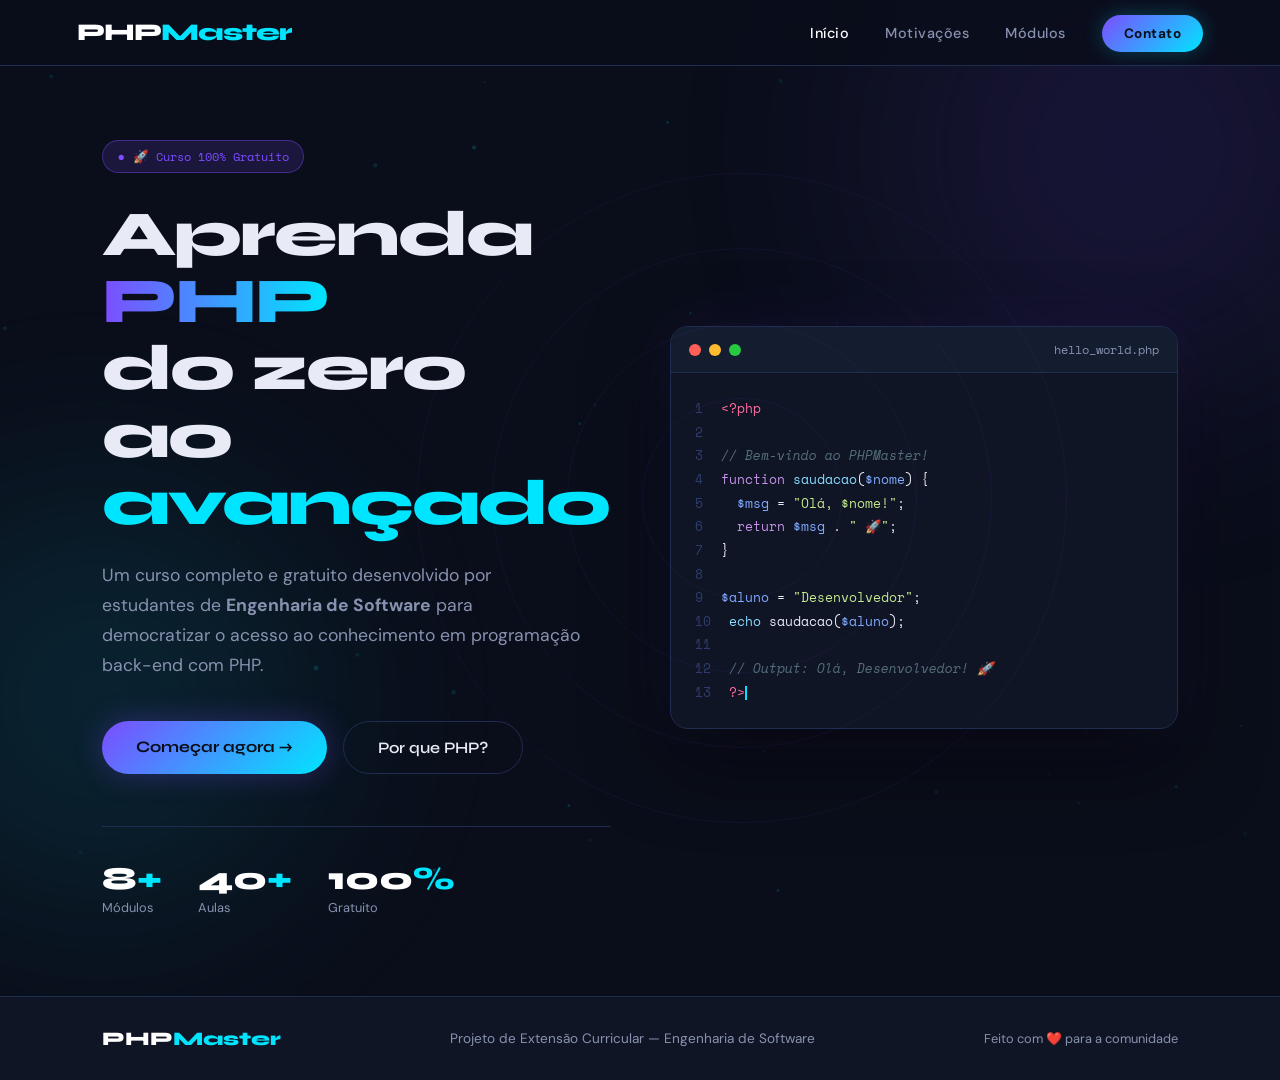
<file: index.html>
<!DOCTYPE html>
<html lang="pt-BR">
<head>
<meta charset="UTF-8">
<meta name="viewport" content="width=device-width, initial-scale=1.0">
<title>PHPMaster — Início</title>
<link rel="stylesheet" href="style.css">
<style>
  /* ─── HERO ─── */
  #home {
    display: flex; flex-direction: column; justify-content: center;
    position: relative; overflow: hidden;
    padding-top: 140px;
  }

  .hero-grid {
    display: grid;
    grid-template-columns: 1fr 1fr;
    gap: 60px;
    align-items: center;
  }

  .hero-badge {
    display: inline-flex; align-items: center; gap: 8px;
    background: rgba(124,77,255,.15);
    border: 1px solid rgba(124,77,255,.4);
    border-radius: 50px;
    padding: 6px 14px;
    font-size: .78rem;
    font-family: 'Space Mono', monospace;
    color: var(--php);
    margin-bottom: 28px;
    width: fit-content;
  }
  .hero-badge::before { content: '●'; animation: pulse 2s infinite; }
  @keyframes pulse { 0%,100%{opacity:1} 50%{opacity:.3} }

  .hero-title {
    font-family: 'Syne', sans-serif;
    font-weight: 800;
    font-size: clamp(2.8rem, 5vw, 4.5rem);
    line-height: 1.05;
    letter-spacing: -2px;
    margin-bottom: 24px;
  }
  .hero-title .accent { color: var(--accent); }
  .hero-title .glow {
    background: linear-gradient(90deg, var(--php), var(--accent));
    -webkit-background-clip: text;
    -webkit-text-fill-color: transparent;
  }

  .hero-sub {
    font-size: 1.1rem;
    color: var(--muted);
    line-height: 1.7;
    max-width: 480px;
    margin-bottom: 40px;
  }

  .hero-btns { display: flex; gap: 16px; flex-wrap: wrap; }

  .hero-stats {
    display: flex; gap: 36px; margin-top: 52px;
    padding-top: 36px;
    border-top: 1px solid var(--border);
  }
  .stat-num {
    font-family: 'Syne', sans-serif;
    font-size: 2rem; font-weight: 800;
    color: var(--white); line-height: 1;
  }
  .stat-num span { color: var(--accent); }
  .stat-label { font-size: .8rem; color: var(--muted); margin-top: 4px; }

  /* CODE WINDOW */
  .code-window {
    background: var(--bg2);
    border: 1px solid var(--border);
    border-radius: 18px;
    overflow: hidden;
    box-shadow: 0 30px 80px rgba(0,0,0,0.5), 0 0 60px rgba(124,77,255,0.1);
    animation: floatAnim 6s ease-in-out infinite;
  }
  @keyframes floatAnim { 0%,100%{transform:translateY(0)} 50%{transform:translateY(-12px)} }

  .code-header {
    background: var(--bg3);
    padding: 14px 18px;
    display: flex; align-items: center; gap: 8px;
    border-bottom: 1px solid var(--border);
  }
  .dot { width: 12px; height: 12px; border-radius: 50%; }
  .dot-r { background: #ff5f57; }
  .dot-y { background: #febc2e; }
  .dot-g { background: #28c840; }
  .code-file { color: var(--muted); font-family: 'Space Mono', monospace; font-size: .75rem; margin-left: auto; }

  .code-body {
    padding: 24px;
    font-family: 'Space Mono', monospace;
    font-size: .82rem;
    line-height: 1.8;
    overflow-x: auto;
  }
  .ln { color: #2d3d6b; user-select: none; margin-right: 18px; }
  .c-tag { color: #ff6b9d; }
  .c-var { color: #82aaff; }
  .c-str { color: #c3e88d; }
  .c-kw  { color: #c792ea; }
  .c-fn  { color: #89ddff; }
  .c-cmt { color: #546e7a; font-style: italic; }

  .typing-cursor { display: inline-block; width: 2px; height: 14px; background: var(--accent); animation: blink 1s infinite; vertical-align: middle; }
  @keyframes blink { 0%,100%{opacity:1} 50%{opacity:0} }

  /* ORBIT BG */
  .orbit-bg {
    position: absolute; top: 50%; left: 58%; transform: translate(-50%,-50%);
    width: 700px; height: 700px; pointer-events: none; z-index: 0; opacity: .07;
  }
  .orbit-ring {
    position: absolute; border-radius: 50%; border: 1px solid var(--php);
  }
  .orbit-ring:nth-child(1) { width: 200px; height: 200px; top: 50%; left: 50%; transform: translate(-50%,-50%); animation: spin 20s linear infinite; }
  .orbit-ring:nth-child(2) { width: 350px; height: 350px; top: 50%; left: 50%; transform: translate(-50%,-50%); animation: spin 35s linear infinite reverse; }
  .orbit-ring:nth-child(3) { width: 500px; height: 500px; top: 50%; left: 50%; transform: translate(-50%,-50%); animation: spin 50s linear infinite; }
  .orbit-ring:nth-child(4) { width: 650px; height: 650px; top: 50%; left: 50%; transform: translate(-50%,-50%); animation: spin 70s linear infinite reverse; }
  @keyframes spin { from{transform:translate(-50%,-50%) rotate(0)} to{transform:translate(-50%,-50%) rotate(360deg)} }

  .hero-content { position: relative; z-index: 1; }

  @media (max-width: 900px) {
    .hero-grid { grid-template-columns: 1fr; gap: 40px; }
    .code-window { display: none; }
    .hero-stats { flex-wrap: wrap; gap: 20px; }
  }
</style>
</head>
<body>

<div class="glow-blob glow-1"></div>
<div class="glow-blob glow-2"></div>
<canvas class="particle-canvas" id="particles"></canvas>

<nav>
  <a class="logo" href="index.html">PHP<span>Master</span></a>
  <ul class="nav-links">
    <li><a href="index.html" class="active">Início</a></li>
    <li><a href="motivacoes.html">Motivações</a></li>
    <li><a href="modulos.html">Módulos</a></li>
    <li><a href="contato.html" class="nav-cta">Contato</a></li>
  </ul>
</nav>

<section id="home">
  <div class="orbit-bg">
    <div class="orbit-ring"></div>
    <div class="orbit-ring"></div>
    <div class="orbit-ring"></div>
    <div class="orbit-ring"></div>
  </div>

  <div class="hero-grid">
    <div class="hero-content">
      <div class="hero-badge">🚀 Curso 100% Gratuito</div>
      <h1 class="hero-title">
        Aprenda <span class="glow">PHP</span><br>
        do zero ao<br>
        <span class="accent">avançado</span>
      </h1>
      <p class="hero-sub">
        Um curso completo e gratuito desenvolvido por estudantes de <strong>Engenharia de Software</strong> para democratizar o acesso ao conhecimento em programação back-end com PHP.
      </p>
      <div class="hero-btns">
        <a class="btn-primary" href="modulos.html">Começar agora →</a>
        <a class="btn-outline" href="motivacoes.html">Por que PHP?</a>
      </div>
      <div class="hero-stats">
        <div class="stat-item">
          <div class="stat-num">8<span>+</span></div>
          <div class="stat-label">Módulos</div>
        </div>
        <div class="stat-item">
          <div class="stat-num">40<span>+</span></div>
          <div class="stat-label">Aulas</div>
        </div>
        <div class="stat-item">
          <div class="stat-num">100<span>%</span></div>
          <div class="stat-label">Gratuito</div>
        </div>
      </div>
    </div>

    <div>
      <div class="code-window">
        <div class="code-header">
          <div class="dot dot-r"></div>
          <div class="dot dot-y"></div>
          <div class="dot dot-g"></div>
          <span class="code-file">hello_world.php</span>
        </div>
        <div class="code-body">
          <div><span class="ln">1</span><span class="c-tag">&lt;?php</span></div>
          <div><span class="ln">2</span></div>
          <div><span class="ln">3</span><span class="c-cmt">// Bem-vindo ao PHPMaster!</span></div>
          <div><span class="ln">4</span><span class="c-kw">function</span> <span class="c-fn">saudacao</span>(<span class="c-var">$nome</span>) {</div>
          <div><span class="ln">5</span>&nbsp;&nbsp;<span class="c-var">$msg</span> = <span class="c-str">"Olá, $nome!"</span>;</div>
          <div><span class="ln">6</span>&nbsp;&nbsp;<span class="c-kw">return</span> <span class="c-var">$msg</span> . <span class="c-str">" 🚀"</span>;</div>
          <div><span class="ln">7</span>}</div>
          <div><span class="ln">8</span></div>
          <div><span class="ln">9</span><span class="c-var">$aluno</span> = <span class="c-str">"Desenvolvedor"</span>;</div>
          <div><span class="ln">10</span><span class="c-fn">echo</span> saudacao(<span class="c-var">$aluno</span>);</div>
          <div><span class="ln">11</span></div>
          <div><span class="ln">12</span><span class="c-cmt">// Output: Olá, Desenvolvedor! 🚀</span></div>
          <div><span class="ln">13</span><span class="c-tag">?&gt;</span><span class="typing-cursor"></span></div>
        </div>
      </div>
    </div>
  </div>
</section>

<footer>
  <div class="footer-logo">PHP<span>Master</span></div>
  <p>Projeto de Extensão Curricular — Engenharia de Software</p>
  <p style="color:var(--muted);font-size:.8rem">Feito com ❤️ para a comunidade</p>
</footer>

<script src="particles.js"></script>
</body>
</html>
</file>
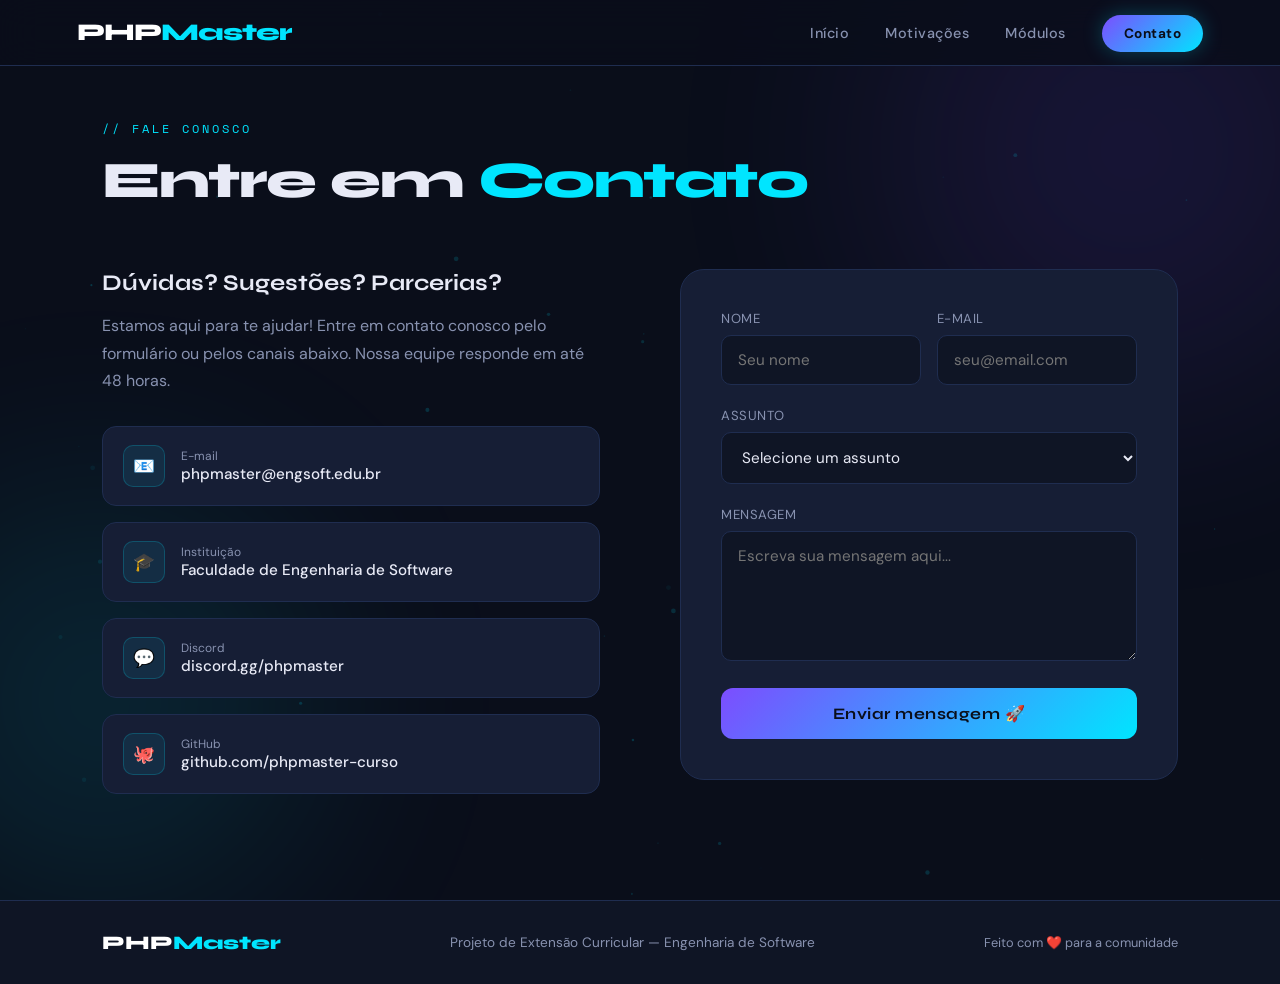
<file: contato.html>
<!DOCTYPE html>
<html lang="pt-BR">
<head>
<meta charset="UTF-8">
<meta name="viewport" content="width=device-width, initial-scale=1.0">
<title>PHPMaster — Contato</title>
<link rel="stylesheet" href="style.css">
<style>
  .contato-grid {
    display: grid;
    grid-template-columns: 1fr 1fr;
    gap: 80px;
    align-items: start;
    margin-top: 60px;
  }

  .contato-info h3 {
    font-family: 'Syne', sans-serif;
    font-size: 1.4rem; font-weight: 700; margin-bottom: 16px;
  }
  .contato-info p { color: var(--muted); line-height: 1.7; margin-bottom: 32px; }

  .contact-items { display: flex; flex-direction: column; gap: 16px; }
  .contact-item {
    display: flex; align-items: center; gap: 16px;
    background: var(--card); border: 1px solid var(--border);
    border-radius: 14px; padding: 18px 20px; transition: all .3s;
  }
  .contact-item:hover { border-color: var(--accent); }
  .ci-icon {
    width: 42px; height: 42px; border-radius: 10px;
    background: rgba(0,229,255,.08); border: 1px solid rgba(0,229,255,.2);
    display: flex; align-items: center; justify-content: center; font-size: 1.1rem;
  }
  .ci-label { font-size: .75rem; color: var(--muted); }
  .ci-value { font-weight: 500; font-size: .95rem; }

  .form-card {
    background: var(--card); border: 1px solid var(--border);
    border-radius: 24px; padding: 40px;
  }
  .form-group { margin-bottom: 22px; }
  .form-group label {
    display: block; font-size: .82rem; color: var(--muted);
    margin-bottom: 8px; letter-spacing: .5px;
  }
  .form-group input,
  .form-group select,
  .form-group textarea {
    width: 100%; background: var(--bg2);
    border: 1.5px solid var(--border); border-radius: 10px;
    padding: 14px 16px; color: var(--text);
    font-family: 'DM Sans', sans-serif; font-size: .95rem;
    outline: none; transition: all .2s; resize: vertical;
  }
  .form-group input:focus,
  .form-group textarea:focus { border-color: var(--accent); box-shadow: 0 0 0 3px rgba(0,229,255,.08); }
  .form-group select { cursor: pointer; }
  .form-group select option { background: var(--bg2); }
  .form-row { display: grid; grid-template-columns: 1fr 1fr; gap: 16px; }

  .submit-btn {
    width: 100%; background: linear-gradient(135deg, var(--php), var(--accent));
    border: none; padding: 16px; border-radius: 12px;
    color: var(--bg); font-family: 'Syne', sans-serif;
    font-weight: 700; font-size: 1rem; cursor: pointer;
    transition: all .3s; letter-spacing: .5px;
  }
  .submit-btn:hover { transform: translateY(-2px); box-shadow: 0 10px 30px rgba(0,229,255,.3); }

  @media (max-width: 900px) {
    .contato-grid { grid-template-columns: 1fr; gap: 40px; }
    .form-row { grid-template-columns: 1fr; }
  }
</style>
</head>
<body>

<div class="glow-blob glow-1"></div>
<div class="glow-blob glow-2"></div>
<canvas class="particle-canvas" id="particles"></canvas>
<div class="toast" id="toast">✅ Mensagem enviada com sucesso!</div>

<nav>
  <a class="logo" href="index.html">PHP<span>Master</span></a>
  <ul class="nav-links">
    <li><a href="index.html">Início</a></li>
    <li><a href="motivacoes.html">Motivações</a></li>
    <li><a href="modulos.html">Módulos</a></li>
    <li><a href="contato.html" class="nav-cta active">Contato</a></li>
  </ul>
</nav>

<section id="contato">
  <p class="section-label">// fale conosco</p>
  <h2 class="section-title">Entre em <em>Contato</em></h2>

  <div class="contato-grid">
    <div class="contato-info">
      <h3>Dúvidas? Sugestões? Parcerias?</h3>
      <p>Estamos aqui para te ajudar! Entre em contato conosco pelo formulário ou pelos canais abaixo. Nossa equipe responde em até 48 horas.</p>

      <div class="contact-items">
        <div class="contact-item">
          <div class="ci-icon">📧</div>
          <div>
            <div class="ci-label">E-mail</div>
            <div class="ci-value">phpmaster@engsoft.edu.br</div>
          </div>
        </div>
        <div class="contact-item">
          <div class="ci-icon">🎓</div>
          <div>
            <div class="ci-label">Instituição</div>
            <div class="ci-value">Faculdade de Engenharia de Software</div>
          </div>
        </div>
        <div class="contact-item">
          <div class="ci-icon">💬</div>
          <div>
            <div class="ci-label">Discord</div>
            <div class="ci-value">discord.gg/phpmaster</div>
          </div>
        </div>
        <div class="contact-item">
          <div class="ci-icon">🐙</div>
          <div>
            <div class="ci-label">GitHub</div>
            <div class="ci-value">github.com/phpmaster-curso</div>
          </div>
        </div>
      </div>
    </div>

    <div class="form-card">
      <div class="form-row">
        <div class="form-group">
          <label>NOME</label>
          <input type="text" placeholder="Seu nome" id="f-nome">
        </div>
        <div class="form-group">
          <label>E-MAIL</label>
          <input type="email" placeholder="seu@email.com" id="f-email">
        </div>
      </div>
      <div class="form-group">
        <label>ASSUNTO</label>
        <select id="f-assunto">
          <option value="">Selecione um assunto</option>
          <option>Dúvida sobre o conteúdo</option>
          <option>Sugestão de melhoria</option>
          <option>Parceria / Colaboração</option>
          <option>Reportar um problema</option>
          <option>Outro</option>
        </select>
      </div>
      <div class="form-group">
        <label>MENSAGEM</label>
        <textarea rows="5" placeholder="Escreva sua mensagem aqui..." id="f-msg"></textarea>
      </div>
      <button class="submit-btn" onclick="enviarForm()">Enviar mensagem 🚀</button>
    </div>
  </div>
</section>

<footer>
  <div class="footer-logo">PHP<span>Master</span></div>
  <p>Projeto de Extensão Curricular — Engenharia de Software</p>
  <p style="color:var(--muted);font-size:.8rem">Feito com ❤️ para a comunidade</p>
</footer>

<script src="particles.js"></script>
<script>
  function enviarForm() {
    const nome = document.getElementById('f-nome').value;
    const email = document.getElementById('f-email').value;
    if (!nome || !email) {
      alert('Por favor, preencha ao menos seu nome e e-mail!');
      return;
    }
    const toast = document.getElementById('toast');
    toast.style.display = 'block';
    setTimeout(() => { toast.style.display = 'none'; }, 4000);
    document.getElementById('f-nome').value = '';
    document.getElementById('f-email').value = '';
    document.getElementById('f-assunto').value = '';
    document.getElementById('f-msg').value = '';
  }
</script>
</body>
</html>
</file>
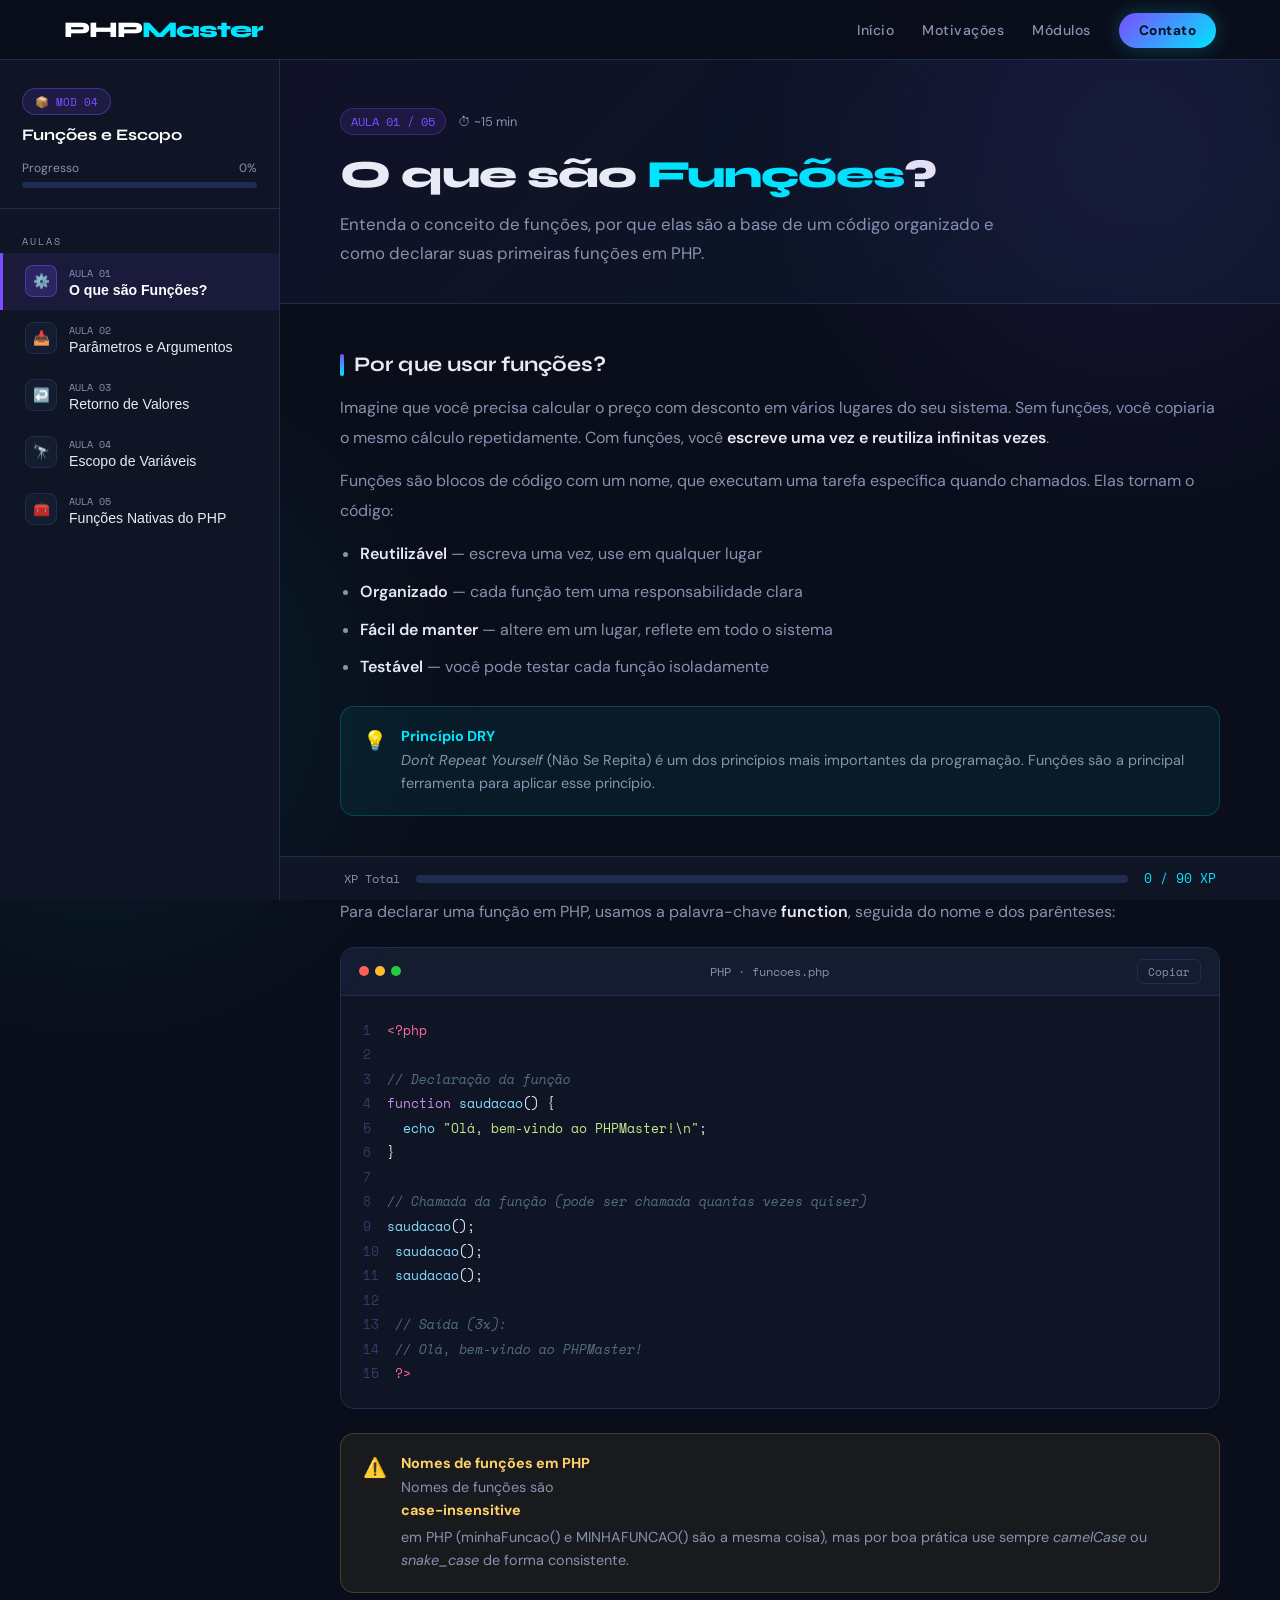
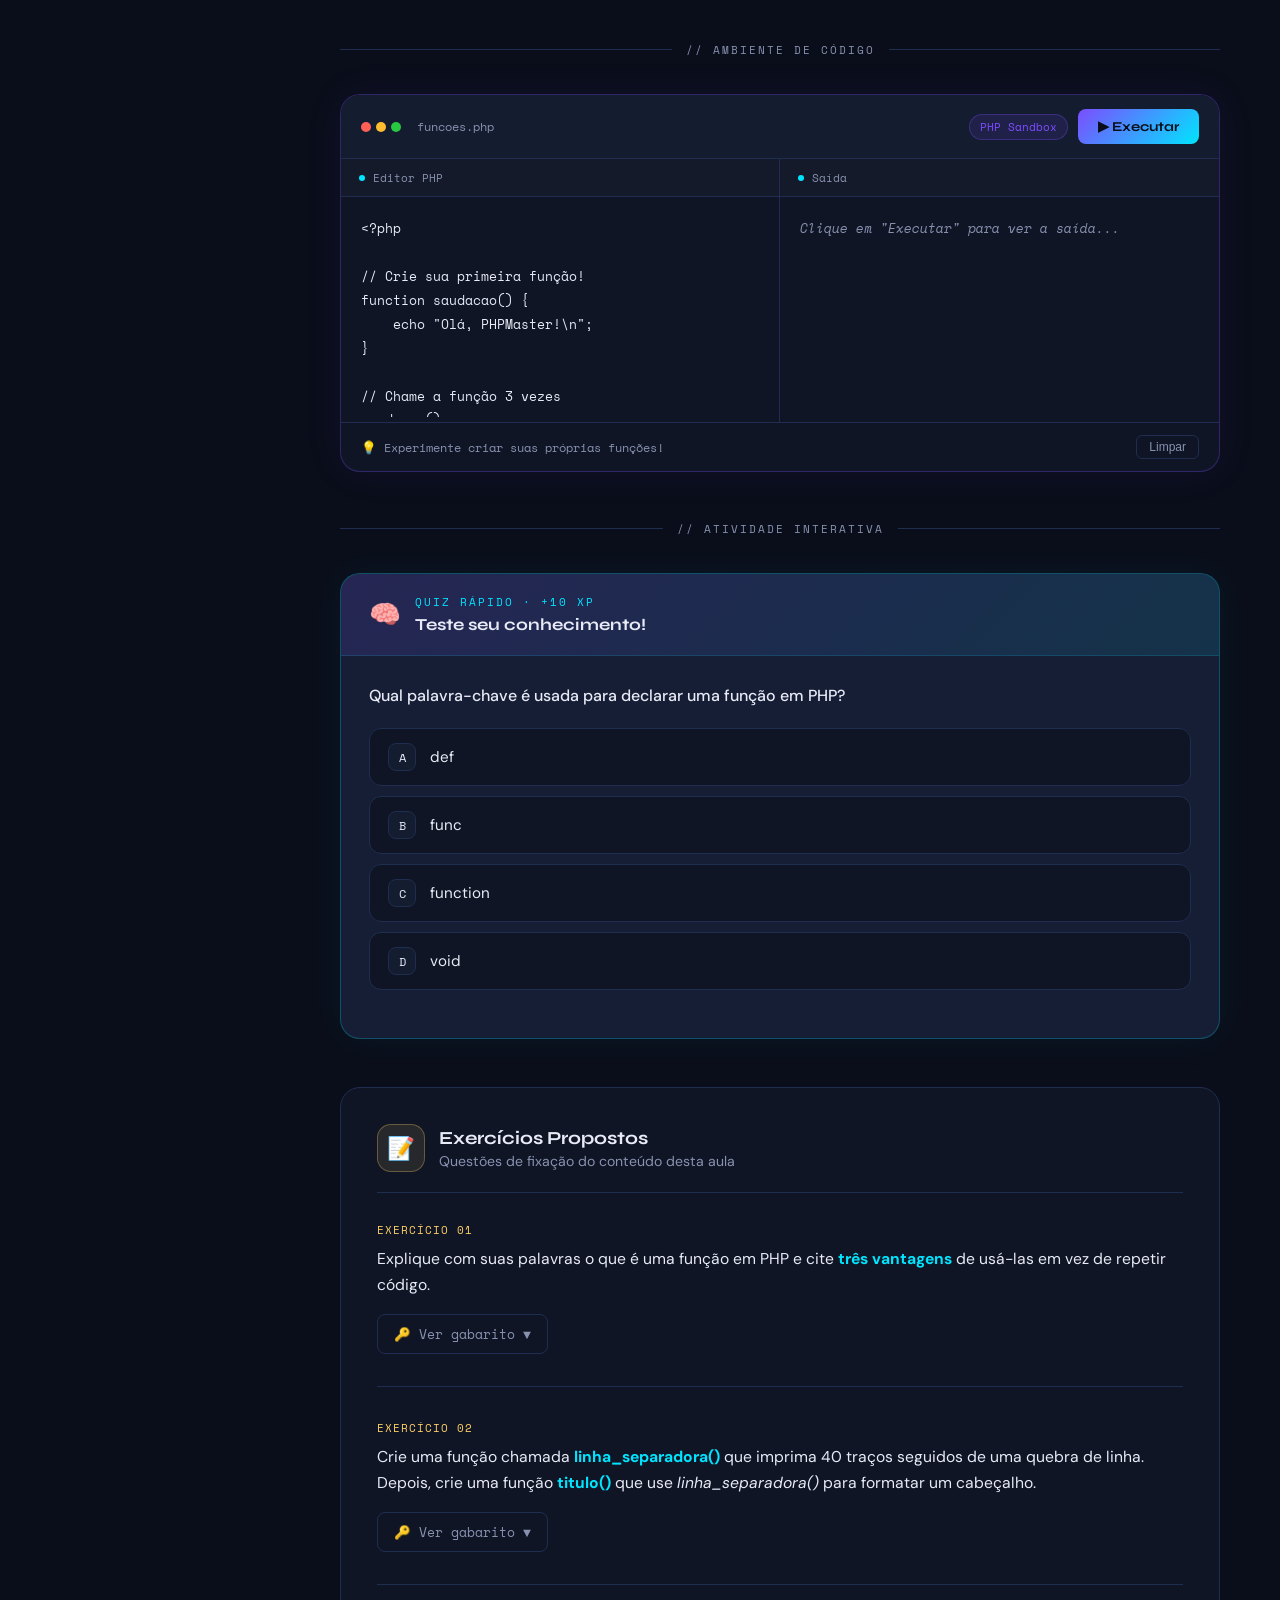
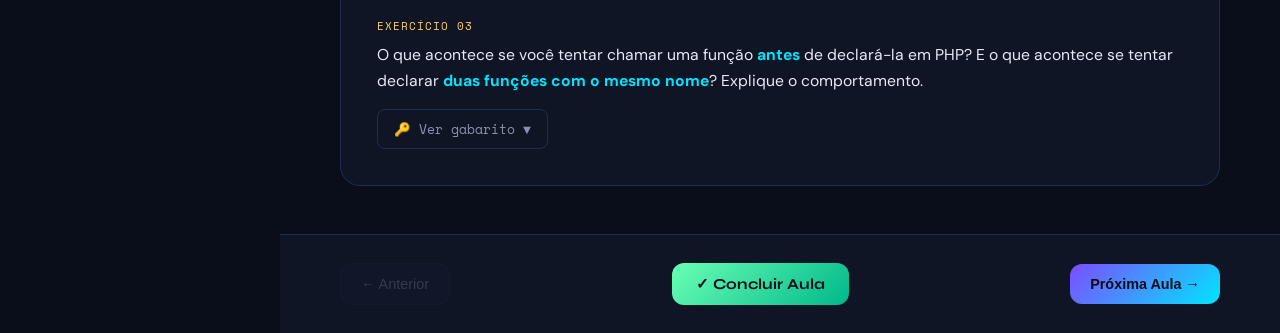
<file: modulo-04.html>
<!DOCTYPE html>
<html lang="pt-BR">
<head>
<meta charset="UTF-8">
<meta name="viewport" content="width=device-width, initial-scale=1.0">
<title>PHPMaster — Módulo 4: Funções e Escopo</title>
<link rel="stylesheet" href="style.css">
<link href="https://fonts.googleapis.com/css2?family=Space+Mono:wght@400;700&family=Syne:wght@400;600;700;800&family=DM+Sans:ital,wght@0,300;0,400;0,500;1,300&display=swap" rel="stylesheet">
<style>
/* ══════════════════════════════════════
   RESET & BASE
══════════════════════════════════════ */
:root {
  --bg:      #0a0e1a;
  --bg2:     #0f1525;
  --bg3:     #141c30;
  --card:    #161e35;
  --border:  #1f2d50;
  --php:     #7c4dff;
  --accent:  #00e5ff;
  --text:    #e8eaf6;
  --muted:   #8892b0;
  --white:   #ffffff;
  --green:   #69ffb4;
  --yellow:  #ffd166;
  --red:     #ff6b6b;
  --radius:  16px;
}
*{margin:0;padding:0;box-sizing:border-box;}
html{scroll-behavior:smooth;}
body{font-family:'DM Sans',sans-serif;background:var(--bg);color:var(--text);overflow-x:hidden;}

/* ══════════════════════════════════════
   BLOBS & PARTICLES
══════════════════════════════════════ */
.glow-blob{position:fixed;border-radius:50%;filter:blur(120px);pointer-events:none;z-index:0;opacity:.1;}
.glow-1{width:500px;height:500px;background:var(--php);top:-100px;right:-100px;}
.glow-2{width:400px;height:400px;background:var(--accent);bottom:0;left:-100px;}

/* ══════════════════════════════════════
   NAV
══════════════════════════════════════ */
nav{
  position:fixed;top:0;left:0;right:0;z-index:200;
  display:flex;align-items:center;justify-content:space-between;
  padding:16px 5%;
  background:rgba(10,14,26,.92);
  backdrop-filter:blur(20px);
  border-bottom:1px solid var(--border);
}
.logo{font-family:'Syne',sans-serif;font-weight:800;font-size:1.4rem;color:var(--white);text-decoration:none;}
.logo span{color:var(--accent);}
.nav-links{display:flex;gap:28px;list-style:none;align-items:center;}
.nav-links a{color:var(--muted);text-decoration:none;font-size:.88rem;font-weight:500;transition:color .2s;}
.nav-links a:hover{color:var(--accent);}
.nav-cta{background:linear-gradient(135deg,var(--php),var(--accent));color:var(--bg)!important;padding:9px 20px;border-radius:50px;font-weight:700!important;}

/* ══════════════════════════════════════
   LAYOUT: SIDEBAR + MAIN
══════════════════════════════════════ */
.layout{display:block;min-height:100vh;padding-top:60px;}

/* ── SIDEBAR ── */
.sidebar{
  position:fixed;top:60px;left:0;bottom:0;width:280px;
  background:var(--bg2);border-right:1px solid var(--border);
  overflow-y:auto;z-index:100;
  padding:28px 0 60px;
}
.sidebar::-webkit-scrollbar{width:4px;}
.sidebar::-webkit-scrollbar-thumb{background:var(--border);border-radius:4px;}

.sidebar-header{padding:0 22px 20px;border-bottom:1px solid var(--border);}
.mod-badge{
  display:inline-flex;align-items:center;gap:6px;
  background:rgba(124,77,255,.15);border:1px solid rgba(124,77,255,.4);
  border-radius:50px;padding:4px 12px;
  font-family:'Space Mono',monospace;font-size:.7rem;color:var(--php);
  margin-bottom:10px;
}
.sidebar-header h2{font-family:'Syne',sans-serif;font-size:1rem;font-weight:700;line-height:1.3;color:var(--white);}
.sidebar-progress{margin-top:14px;}
.prog-label{font-size:.75rem;color:var(--muted);margin-bottom:6px;display:flex;justify-content:space-between;}
.prog-bar{height:6px;background:var(--border);border-radius:50px;overflow:hidden;}
.prog-fill{height:100%;background:linear-gradient(90deg,var(--php),var(--accent));border-radius:50px;transition:width .6s ease;}

.sidebar-nav{padding:16px 0;}
.sidebar-section{padding:8px 22px 4px;font-family:'Space Mono',monospace;font-size:.65rem;color:var(--muted);letter-spacing:2px;text-transform:uppercase;}

.lesson-btn{
  display:flex;align-items:center;gap:12px;
  width:100%;padding:12px 22px;
  background:none;border:none;cursor:pointer;
  text-align:left;transition:all .2s;
  border-left:3px solid transparent;
}
.lesson-btn:hover{background:rgba(255,255,255,.04);}
.lesson-btn.active{background:rgba(124,77,255,.1);border-left-color:var(--php);}
.lesson-btn.completed{border-left-color:var(--green);}

.l-icon{
  width:32px;height:32px;border-radius:8px;
  display:flex;align-items:center;justify-content:center;
  font-size:.85rem;flex-shrink:0;
  background:var(--bg3);border:1px solid var(--border);
}
.lesson-btn.active .l-icon{background:rgba(124,77,255,.2);border-color:rgba(124,77,255,.5);}
.lesson-btn.completed .l-icon{background:rgba(105,255,180,.1);border-color:rgba(105,255,180,.3);}

.l-info{flex:1;}
.l-num{font-family:'Space Mono',monospace;font-size:.65rem;color:var(--muted);}
.l-title{font-size:.88rem;font-weight:500;color:var(--text);margin-top:1px;}
.lesson-btn.active .l-title{color:var(--white);font-weight:600;}

.l-check{font-size:.8rem;color:var(--green);opacity:0;transition:opacity .2s;}
.lesson-btn.completed .l-check{opacity:1;}

/* ── MAIN CONTENT ── */
.main{margin-left:280px;min-height:100vh;max-width:100%;overflow-x:hidden;}

/* ══════════════════════════════════════
   LESSON PANEL
══════════════════════════════════════ */
.lesson-panel{display:none;animation:fadeUp .4s ease;}
.lesson-panel.active{display:block;}
@keyframes fadeUp{from{opacity:0;transform:translateY(16px);}to{opacity:1;transform:translateY(0);}}

.lesson-hero{
  padding:48px 6% 36px;
  background:linear-gradient(135deg,rgba(124,77,255,.06),rgba(0,229,255,.04));
  border-bottom:1px solid var(--border);
}
.lesson-body{padding:48px 6%;}
.lesson-hero > *,.lesson-body > *{max-width:900px;}
.lesson-meta{display:flex;align-items:center;gap:12px;margin-bottom:16px;}
.lesson-num-tag{font-family:'Space Mono',monospace;font-size:.75rem;color:var(--php);background:rgba(124,77,255,.12);border:1px solid rgba(124,77,255,.3);padding:4px 10px;border-radius:50px;}
.lesson-dur{font-size:.8rem;color:var(--muted);}
.lesson-title{font-family:'Syne',sans-serif;font-weight:800;font-size:clamp(1.8rem,3vw,2.6rem);letter-spacing:-1px;margin-bottom:12px;}
.lesson-title em{font-style:normal;color:var(--accent);}
.lesson-desc{color:var(--muted);font-size:1.05rem;line-height:1.7;max-width:680px;}

/* ── CONTENT BLOCKS ── */
.content-block{margin-bottom:40px;}

.block-title{
  font-family:'Syne',sans-serif;font-weight:700;font-size:1.3rem;
  margin-bottom:16px;display:flex;align-items:center;gap:10px;
}
.block-title::before{
  content:'';width:4px;height:22px;border-radius:2px;
  background:linear-gradient(180deg,var(--php),var(--accent));
  display:block;flex-shrink:0;
}

.prose{color:var(--muted);line-height:1.85;font-size:1rem;}
.prose strong{color:var(--text);font-weight:600;}
.prose em{color:var(--accent);font-style:normal;}
.prose p{margin-bottom:14px;}
.prose ul{padding-left:20px;margin-bottom:14px;}
.prose ul li{margin-bottom:8px;}
.prose a{color:var(--accent);text-decoration:none;}

/* CALLOUT BOXES */
.callout{
  border-radius:14px;padding:20px 22px;margin:24px 0;
  display:flex;gap:14px;align-items:flex-start;
}
.callout-info{background:rgba(0,229,255,.06);border:1px solid rgba(0,229,255,.2);}
.callout-tip{background:rgba(105,255,180,.06);border:1px solid rgba(105,255,180,.2);}
.callout-warn{background:rgba(255,209,102,.06);border:1px solid rgba(255,209,102,.2);}
.callout-icon{font-size:1.2rem;flex-shrink:0;margin-top:1px;}
.callout-body{flex:1;}
.callout-body strong{display:block;font-size:.9rem;margin-bottom:4px;color:var(--white);}
.callout-info .callout-body strong{color:var(--accent);}
.callout-tip .callout-body strong{color:var(--green);}
.callout-warn .callout-body strong{color:var(--yellow);}
.callout-body p{font-size:.9rem;color:var(--muted);line-height:1.6;}

/* CODE BLOCKS */
.code-block{
  background:var(--bg2);border:1px solid var(--border);
  border-radius:14px;overflow:hidden;margin:20px 0;
}
.cb-header{
  background:var(--bg3);padding:11px 18px;
  display:flex;align-items:center;justify-content:space-between;
  border-bottom:1px solid var(--border);
}
.cb-dots{display:flex;gap:6px;}
.cb-dot{width:10px;height:10px;border-radius:50%;}
.cb-dot:nth-child(1){background:#ff5f57;}
.cb-dot:nth-child(2){background:#febc2e;}
.cb-dot:nth-child(3){background:#28c840;}
.cb-lang{font-family:'Space Mono',monospace;font-size:.72rem;color:var(--muted);}
.cb-copy{
  font-family:'Space Mono',monospace;font-size:.7rem;color:var(--muted);
  background:none;border:1px solid var(--border);border-radius:6px;
  padding:3px 10px;cursor:pointer;transition:all .2s;
}
.cb-copy:hover{color:var(--accent);border-color:var(--accent);}
.cb-body{
  padding:22px;font-family:'Space Mono',monospace;
  font-size:.83rem;line-height:1.85;overflow-x:auto;
}
.c-tag{color:#ff6b9d;} .c-var{color:#82aaff;} .c-str{color:#c3e88d;}
.c-kw{color:#c792ea;}  .c-fn{color:#89ddff;}  .c-num{color:#f78c6c;}
.c-cmt{color:#546e7a;font-style:italic;} .c-out{color:#ffd166;}
.ln{color:#2d3d6b;user-select:none;margin-right:16px;}

/* ── DIVIDER ── */
.section-divider{
  display:flex;align-items:center;gap:14px;margin:48px 0 36px;
}
.section-divider hr{flex:1;border:none;border-top:1px solid var(--border);}
.section-divider span{
  font-family:'Space Mono',monospace;font-size:.7rem;
  color:var(--muted);letter-spacing:2px;white-space:nowrap;
}

/* ══════════════════════════════════════
   INTERACTIVE ACTIVITY
══════════════════════════════════════ */
.activity-card{
  background:var(--card);border:1px solid rgba(0,229,255,.25);
  border-radius:20px;overflow:hidden;margin:36px 0;
  box-shadow:0 0 40px rgba(0,229,255,.05);
}
.activity-header{
  background:linear-gradient(135deg,rgba(124,77,255,.15),rgba(0,229,255,.1));
  padding:20px 28px;display:flex;align-items:center;gap:14px;
  border-bottom:1px solid rgba(0,229,255,.15);
}
.activity-icon{font-size:1.6rem;}
.activity-header-info{flex:1;}
.activity-tag{
  font-family:'Space Mono',monospace;font-size:.67rem;
  color:var(--accent);letter-spacing:2px;text-transform:uppercase;margin-bottom:4px;
}
.activity-header h3{font-family:'Syne',sans-serif;font-weight:700;font-size:1.05rem;}
.activity-body{padding:28px;}

/* QUIZ */
.quiz-question{font-size:1rem;font-weight:500;color:var(--text);margin-bottom:20px;line-height:1.5;}
.quiz-options{display:flex;flex-direction:column;gap:10px;margin-bottom:20px;}
.quiz-opt{
  display:flex;align-items:center;gap:14px;
  background:var(--bg2);border:1.5px solid var(--border);
  border-radius:12px;padding:14px 18px;cursor:pointer;
  transition:all .2s;font-size:.95rem;
}
.quiz-opt:hover{border-color:var(--php);background:rgba(124,77,255,.06);}
.quiz-opt.correct{border-color:var(--green);background:rgba(105,255,180,.08);color:var(--green);}
.quiz-opt.wrong{border-color:var(--red);background:rgba(255,107,107,.08);color:var(--red);}
.quiz-opt-letter{
  width:28px;height:28px;border-radius:8px;
  background:var(--bg3);border:1px solid var(--border);
  display:flex;align-items:center;justify-content:center;
  font-family:'Space Mono',monospace;font-size:.75rem;flex-shrink:0;
  transition:all .2s;
}
.quiz-opt.correct .quiz-opt-letter{background:var(--green);color:var(--bg);border-color:var(--green);}
.quiz-opt.wrong .quiz-opt-letter{background:var(--red);color:var(--white);border-color:var(--red);}
.quiz-feedback{
  padding:14px 18px;border-radius:12px;font-size:.9rem;
  display:none;margin-bottom:16px;line-height:1.5;
}
.quiz-feedback.show{display:block;}
.quiz-feedback.correct-fb{background:rgba(105,255,180,.08);border:1px solid rgba(105,255,180,.3);color:var(--green);}
.quiz-feedback.wrong-fb{background:rgba(255,107,107,.08);border:1px solid rgba(255,107,107,.3);color:var(--red);}

/* DRAG & DROP */
.drag-area{display:flex;flex-wrap:wrap;gap:10px;margin-bottom:20px;}
.drag-chip{
  background:var(--bg2);border:1.5px solid var(--border);
  border-radius:8px;padding:8px 16px;
  font-family:'Space Mono',monospace;font-size:.8rem;
  cursor:grab;user-select:none;transition:all .2s;
  color:var(--accent);
}
.drag-chip:hover{border-color:var(--accent);background:rgba(0,229,255,.06);}
.drag-chip.dragging{opacity:.4;}
.drop-zones{display:flex;flex-direction:column;gap:10px;margin-bottom:20px;}
.drop-zone{
  min-height:50px;border:2px dashed var(--border);
  border-radius:12px;padding:10px 16px;
  display:flex;align-items:center;gap:12px;
  transition:all .2s;font-size:.9rem;color:var(--muted);
}
.drop-zone.drag-over{border-color:var(--accent);background:rgba(0,229,255,.06);}
.drop-zone .zone-label{font-family:'Space Mono',monospace;font-size:.75rem;color:var(--muted);min-width:160px;}
.drop-zone .placed-chip{
  background:rgba(124,77,255,.15);border:1px solid rgba(124,77,255,.4);
  border-radius:6px;padding:5px 12px;font-family:'Space Mono',monospace;
  font-size:.8rem;color:var(--php);cursor:pointer;
}
.drop-zone.correct-zone{border-color:var(--green);background:rgba(105,255,180,.06);}
.drop-zone.wrong-zone{border-color:var(--red);background:rgba(255,107,107,.06);}

/* FILL IN THE BLANK */
.fitb-sentence{
  font-size:1rem;line-height:2.4;color:var(--text);margin-bottom:20px;
}
.fitb-input{
  display:inline-block;background:var(--bg2);
  border:1.5px solid var(--border);border-radius:8px;
  padding:4px 12px;font-family:'Space Mono',monospace;
  font-size:.85rem;color:var(--accent);outline:none;
  width:140px;text-align:center;transition:all .2s;
  vertical-align:middle;
}
.fitb-input:focus{border-color:var(--accent);}
.fitb-input.correct{border-color:var(--green);color:var(--green);}
.fitb-input.wrong{border-color:var(--red);color:var(--red);}

/* XP / PROGRESS REWARD */
.xp-reward{
  display:flex;align-items:center;gap:14px;
  background:linear-gradient(135deg,rgba(105,255,180,.08),rgba(0,229,255,.05));
  border:1px solid rgba(105,255,180,.25);border-radius:12px;
  padding:14px 20px;margin-top:16px;display:none;
}
.xp-reward.show{display:flex;}
.xp-icon{font-size:1.5rem;}
.xp-text{font-size:.9rem;}
.xp-text strong{color:var(--green);}

/* ACTIVITY ACTIONS */
.activity-actions{display:flex;gap:12px;margin-top:8px;flex-wrap:wrap;}
.act-btn{
  padding:10px 22px;border-radius:10px;font-family:'Syne',sans-serif;
  font-weight:600;font-size:.88rem;cursor:pointer;transition:all .25s;border:none;
}
.act-btn-primary{background:linear-gradient(135deg,var(--php),var(--accent));color:var(--bg);}
.act-btn-primary:hover{transform:translateY(-2px);box-shadow:0 6px 20px rgba(0,229,255,.3);}
.act-btn-secondary{background:var(--bg2);color:var(--muted);border:1px solid var(--border);}
.act-btn-secondary:hover{border-color:var(--muted);color:var(--text);}

/* ══════════════════════════════════════
   PHP SANDBOX
══════════════════════════════════════ */
.sandbox-wrap{
  background:var(--bg2);border:1px solid rgba(124,77,255,.3);
  border-radius:20px;overflow:hidden;margin:36px 0;
  box-shadow:0 0 40px rgba(124,77,255,.07);
}
.sandbox-header{
  background:var(--bg3);padding:14px 20px;
  display:flex;align-items:center;justify-content:space-between;
  border-bottom:1px solid var(--border);
}
.sandbox-title{display:flex;align-items:center;gap:10px;}
.sandbox-title .s-dots{display:flex;gap:5px;}
.sandbox-title .s-dot{width:10px;height:10px;border-radius:50%;}
.s-dot:nth-child(1){background:#ff5f57;}
.s-dot:nth-child(2){background:#febc2e;}
.s-dot:nth-child(3){background:#28c840;}
.sandbox-title span{font-family:'Space Mono',monospace;font-size:.75rem;color:var(--muted);margin-left:6px;}
.sandbox-actions{display:flex;gap:10px;align-items:center;}
.sandbox-tag{
  font-family:'Space Mono',monospace;font-size:.68rem;
  color:var(--php);background:rgba(124,77,255,.12);
  border:1px solid rgba(124,77,255,.3);border-radius:50px;padding:4px 10px;
}
.run-btn{
  background:linear-gradient(135deg,var(--php),var(--accent));
  color:var(--bg);border:none;padding:9px 20px;border-radius:8px;
  font-family:'Syne',sans-serif;font-weight:700;font-size:.85rem;
  cursor:pointer;transition:all .25s;display:flex;align-items:center;gap:7px;
}
.run-btn:hover{transform:translateY(-2px);box-shadow:0 6px 20px rgba(0,229,255,.35);}
.run-btn:active{transform:scale(.97);}

.sandbox-grid{display:grid;grid-template-columns:1fr 1fr;}
.sandbox-editor-wrap{border-right:1px solid var(--border);}
.sandbox-pane-label{
  padding:10px 18px;background:rgba(255,255,255,.02);
  border-bottom:1px solid var(--border);
  font-family:'Space Mono',monospace;font-size:.7rem;color:var(--muted);
  display:flex;align-items:center;gap:8px;
}
.sandbox-pane-label .dot{width:6px;height:6px;border-radius:50%;background:var(--accent);}
.sandbox-editor{
  width:100%;min-height:220px;padding:20px;resize:none;
  background:transparent;border:none;outline:none;
  font-family:'Space Mono',monospace;font-size:.83rem;
  line-height:1.8;color:var(--text);tab-size:2;
}
.sandbox-output{
  padding:20px;font-family:'Space Mono',monospace;
  font-size:.83rem;line-height:1.8;min-height:220px;
  color:var(--green);white-space:pre-wrap;word-break:break-word;
}
.sandbox-output.error{color:var(--red);}
.sandbox-output .out-placeholder{color:var(--muted);font-style:italic;}

.sandbox-footer{
  padding:12px 20px;border-top:1px solid var(--border);
  display:flex;align-items:center;gap:10px;
  font-size:.78rem;color:var(--muted);
}
.sandbox-note{font-family:'Space Mono',monospace;}
.sandbox-clear{
  margin-left:auto;background:none;border:1px solid var(--border);
  color:var(--muted);border-radius:6px;padding:4px 12px;
  font-size:.75rem;cursor:pointer;transition:all .2s;
}
.sandbox-clear:hover{border-color:var(--red);color:var(--red);}

/* ══════════════════════════════════════
   EXERCISES
══════════════════════════════════════ */
.exercises-section{
  background:var(--bg2);border:1px solid var(--border);
  border-radius:20px;padding:36px;margin-top:48px;
}
.ex-header{
  display:flex;align-items:center;gap:14px;margin-bottom:28px;
  padding-bottom:20px;border-bottom:1px solid var(--border);
}
.ex-icon{
  width:48px;height:48px;border-radius:14px;
  background:rgba(255,209,102,.1);border:1px solid rgba(255,209,102,.3);
  display:flex;align-items:center;justify-content:center;font-size:1.4rem;
}
.ex-header-info h3{font-family:'Syne',sans-serif;font-weight:700;font-size:1.15rem;}
.ex-header-info p{color:var(--muted);font-size:.88rem;margin-top:3px;}

.exercise{margin-bottom:32px;padding-bottom:32px;border-bottom:1px solid var(--border);}
.exercise:last-of-type{margin-bottom:0;padding-bottom:0;border-bottom:none;}
.ex-num{font-family:'Space Mono',monospace;font-size:.7rem;color:var(--yellow);margin-bottom:8px;letter-spacing:1px;}
.ex-question{font-size:.98rem;line-height:1.65;color:var(--text);margin-bottom:16px;}
.ex-question strong{color:var(--accent);}

/* GABARITO */
.gabarito-toggle{
  display:flex;align-items:center;gap:8px;
  background:none;border:1px solid var(--border);
  border-radius:8px;padding:9px 16px;color:var(--muted);
  font-size:.83rem;cursor:pointer;transition:all .2s;font-family:'Space Mono',monospace;
  margin-top:12px;
}
.gabarito-toggle:hover{border-color:var(--yellow);color:var(--yellow);}
.gabarito-toggle .arrow{transition:transform .25s;}
.gabarito-toggle.open .arrow{transform:rotate(180deg);}
.gabarito-body{
  margin-top:14px;padding:20px;
  background:rgba(255,209,102,.04);border:1px solid rgba(255,209,102,.2);
  border-radius:12px;display:none;animation:fadeUp .3s ease;
}
.gabarito-body.open{display:block;}
.gabarito-body .gab-label{font-family:'Space Mono',monospace;font-size:.7rem;color:var(--yellow);letter-spacing:2px;margin-bottom:12px;}
.gabarito-body .prose{font-size:.9rem;}

/* ══════════════════════════════════════
   LESSON NAVIGATION
══════════════════════════════════════ */
.lesson-nav{
  display:flex;align-items:center;justify-content:space-between;
  padding:28px 6%;border-top:1px solid var(--border);
  background:var(--bg2);
}
.nav-lesson-btn{
  display:flex;align-items:center;gap:10px;
  background:var(--card);border:1px solid var(--border);
  border-radius:12px;padding:12px 20px;cursor:pointer;
  transition:all .25s;text-decoration:none;
  font-size:.9rem;color:var(--muted);
}
.nav-lesson-btn:hover{border-color:var(--accent);color:var(--text);}
.nav-lesson-btn.primary{
  background:linear-gradient(135deg,var(--php),var(--accent));
  color:var(--bg);border:none;font-weight:700;
}
.nav-lesson-btn.primary:hover{transform:translateY(-2px);box-shadow:0 8px 24px rgba(0,229,255,.3);color:var(--bg);}
.nav-lesson-btn.disabled{opacity:.3;pointer-events:none;}

.complete-btn{
  display:flex;align-items:center;gap:10px;
  background:linear-gradient(135deg,var(--green),#00b88a);
  color:var(--bg);border:none;border-radius:12px;padding:12px 24px;
  font-family:'Syne',sans-serif;font-weight:700;font-size:.95rem;
  cursor:pointer;transition:all .25s;
}
.complete-btn:hover{transform:translateY(-2px);box-shadow:0 8px 24px rgba(105,255,180,.3);}

/* ══════════════════════════════════════
   XP BAR TOTAL
══════════════════════════════════════ */
.xp-bar-total{
  position:fixed;bottom:0;left:280px;right:0;
  background:var(--bg2);border-top:1px solid var(--border);
  padding:12px 5%;display:flex;align-items:center;gap:16px;
  z-index:50;
}
.xp-label{font-family:'Space Mono',monospace;font-size:.72rem;color:var(--muted);white-space:nowrap;}
.xp-track{flex:1;height:8px;background:var(--border);border-radius:50px;overflow:hidden;}
.xp-fill{height:100%;background:linear-gradient(90deg,var(--php),var(--accent));border-radius:50px;transition:width .6s ease;width:0%;}
.xp-count{font-family:'Space Mono',monospace;font-size:.8rem;color:var(--accent);white-space:nowrap;}

/* ══════════════════════════════════════
   TOAST
══════════════════════════════════════ */
.toast{
  position:fixed;bottom:60px;right:28px;
  background:var(--card);border:1px solid var(--green);color:var(--green);
  border-radius:14px;padding:14px 20px;font-size:.88rem;font-weight:500;
  z-index:9999;display:none;box-shadow:0 10px 30px rgba(0,0,0,.4);
  animation:slideIn .3s ease;
}
@keyframes slideIn{from{transform:translateX(80px);opacity:0;}to{transform:translateX(0);opacity:1;}}

/* ══════════════════════════════════════
   RESPONSIVE
══════════════════════════════════════ */
.menu-toggle{
  display:none;background:none;border:1px solid var(--border);
  border-radius:8px;padding:7px 10px;cursor:pointer;
  color:var(--muted);font-size:1.1rem;line-height:1;transition:all .2s;
}
.menu-toggle:hover{border-color:var(--accent);color:var(--accent);}
.sidebar-overlay{display:none;position:fixed;inset:0;background:rgba(0,0,0,.6);z-index:99;}
.sidebar-overlay.open{display:block;}

@media(max-width:900px){
  .menu-toggle{display:block;}
  .nav-links li:not(:last-child){display:none;}
  .layout{grid-template-columns:1fr;}
  .main{margin-left:0;}
  .sidebar{transform:translateX(-100%);transition:transform .3s ease;width:min(280px,85vw);z-index:150;}
  .sidebar.open{transform:translateX(0);}
  .lesson-hero,.lesson-body{padding-left:5%;padding-right:5%;}
  .sandbox-grid{grid-template-columns:1fr;}
  .sandbox-editor-wrap{border-right:none;border-bottom:1px solid var(--border);}
  .xp-bar-total{left:0;}
  .lesson-nav{flex-wrap:wrap;gap:10px;padding:20px 5%;}
  .nav-lesson-btn{flex:1;min-width:120px;justify-content:center;}
  .callout{flex-direction:column;gap:8px;}
  .exercises-section{padding:24px 18px;}
}
@media(max-width:480px){
  .lesson-title{font-size:1.5rem;}
  .sandbox-header{flex-wrap:wrap;gap:8px;}
  .activity-header{flex-wrap:wrap;}
  .activity-body{padding:18px;}
  .activity-actions{flex-direction:column;}
  .act-btn{width:100%;text-align:center;}
}
</style>
</head>
<body>

<div class="glow-blob glow-1"></div>
<div class="glow-blob glow-2"></div>
<div class="toast" id="toast"></div>

<!-- NAV -->
<nav>
  <a class="logo" href="index.html">PHP<span>Master</span></a>
  <ul class="nav-links">
    <li><a href="index.html">Início</a></li>
    <li><a href="motivacoes.html">Motivações</a></li>
    <li><a href="modulos.html">Módulos</a></li>
    <li><a href="contato.html" class="nav-cta">Contato</a></li>
  </ul>
  <button class="menu-toggle" id="menuToggle" aria-label="Abrir menu de aulas">☰</button>
</nav>
<div class="sidebar-overlay" id="sidebarOverlay"></div>

<!-- LAYOUT -->
<div class="layout">

  <!-- SIDEBAR -->
  <aside class="sidebar">
    <div class="sidebar-header">
      <div class="mod-badge">📦 MOD 04</div>
      <h2>Funções e Escopo</h2>
      <div class="sidebar-progress">
        <div class="prog-label"><span>Progresso</span><span id="prog-pct">0%</span></div>
        <div class="prog-bar"><div class="prog-fill" id="prog-fill" style="width:0%"></div></div>
      </div>
    </div>
    <div class="sidebar-nav">
      <div class="sidebar-section">Aulas</div>
      <button class="lesson-btn active" onclick="goToLesson(0)" id="lb-0">
        <div class="l-icon">⚙️</div>
        <div class="l-info">
          <div class="l-num">AULA 01</div>
          <div class="l-title">O que são Funções?</div>
        </div>
        <span class="l-check">✓</span>
      </button>
      <button class="lesson-btn" onclick="goToLesson(1)" id="lb-1">
        <div class="l-icon">📥</div>
        <div class="l-info">
          <div class="l-num">AULA 02</div>
          <div class="l-title">Parâmetros e Argumentos</div>
        </div>
        <span class="l-check">✓</span>
      </button>
      <button class="lesson-btn" onclick="goToLesson(2)" id="lb-2">
        <div class="l-icon">↩️</div>
        <div class="l-info">
          <div class="l-num">AULA 03</div>
          <div class="l-title">Retorno de Valores</div>
        </div>
        <span class="l-check">✓</span>
      </button>
      <button class="lesson-btn" onclick="goToLesson(3)" id="lb-3">
        <div class="l-icon">🔭</div>
        <div class="l-info">
          <div class="l-num">AULA 04</div>
          <div class="l-title">Escopo de Variáveis</div>
        </div>
        <span class="l-check">✓</span>
      </button>
      <button class="lesson-btn" onclick="goToLesson(4)" id="lb-4">
        <div class="l-icon">🧰</div>
        <div class="l-info">
          <div class="l-num">AULA 05</div>
          <div class="l-title">Funções Nativas do PHP</div>
        </div>
        <span class="l-check">✓</span>
      </button>
    </div>
  </aside>

  <!-- MAIN -->
  <main class="main">

    <!-- ══════════ AULA 1 ══════════ -->
    <div class="lesson-panel active" id="lesson-0">
      <div class="lesson-hero">
        <div class="lesson-meta">
          <span class="lesson-num-tag">AULA 01 / 05</span>
          <span class="lesson-dur">⏱ ~15 min</span>
        </div>
        <h1 class="lesson-title">O que são <em>Funções</em>?</h1>
        <p class="lesson-desc">Entenda o conceito de funções, por que elas são a base de um código organizado e como declarar suas primeiras funções em PHP.</p>
      </div>

      <div class="lesson-body">

        <div class="content-block">
          <h2 class="block-title">Por que usar funções?</h2>
          <div class="prose">
            <p>Imagine que você precisa calcular o preço com desconto em vários lugares do seu sistema. Sem funções, você copiaria o mesmo cálculo repetidamente. Com funções, você <strong>escreve uma vez e reutiliza infinitas vezes</strong>.</p>
            <p>Funções são blocos de código com um nome, que executam uma tarefa específica quando chamados. Elas tornam o código:</p>
            <ul>
              <li><strong>Reutilizável</strong> — escreva uma vez, use em qualquer lugar</li>
              <li><strong>Organizado</strong> — cada função tem uma responsabilidade clara</li>
              <li><strong>Fácil de manter</strong> — altere em um lugar, reflete em todo o sistema</li>
              <li><strong>Testável</strong> — você pode testar cada função isoladamente</li>
            </ul>
          </div>
          <div class="callout callout-info">
            <div class="callout-icon">💡</div>
            <div class="callout-body">
              <strong>Princípio DRY</strong>
              <p><em>Don't Repeat Yourself</em> (Não Se Repita) é um dos princípios mais importantes da programação. Funções são a principal ferramenta para aplicar esse princípio.</p>
            </div>
          </div>
        </div>

        <div class="content-block">
          <h2 class="block-title">Sintaxe de uma função</h2>
          <div class="prose">
            <p>Para declarar uma função em PHP, usamos a palavra-chave <strong>function</strong>, seguida do nome e dos parênteses:</p>
          </div>
          <div class="code-block">
            <div class="cb-header">
              <div class="cb-dots"><div class="cb-dot"></div><div class="cb-dot"></div><div class="cb-dot"></div></div>
              <span class="cb-lang">PHP · funcoes.php</span>
              <button class="cb-copy" onclick="copyCode(this)">Copiar</button>
            </div>
            <div class="cb-body">
<span class="ln">1</span><span class="c-tag">&lt;?php</span><br>
<span class="ln">2</span><br>
<span class="ln">3</span><span class="c-cmt">// Declaração da função</span><br>
<span class="ln">4</span><span class="c-kw">function</span> <span class="c-fn">saudacao</span>() {<br>
<span class="ln">5</span>&nbsp;&nbsp;<span class="c-fn">echo</span> <span class="c-str">"Olá, bem-vindo ao PHPMaster!\n"</span>;<br>
<span class="ln">6</span>}<br>
<span class="ln">7</span><br>
<span class="ln">8</span><span class="c-cmt">// Chamada da função (pode ser chamada quantas vezes quiser)</span><br>
<span class="ln">9</span><span class="c-fn">saudacao</span>();<br>
<span class="ln">10</span><span class="c-fn">saudacao</span>();<br>
<span class="ln">11</span><span class="c-fn">saudacao</span>();<br>
<span class="ln">12</span><br>
<span class="ln">13</span><span class="c-cmt">// Saída (3x):</span><br>
<span class="ln">14</span><span class="c-cmt">// Olá, bem-vindo ao PHPMaster!</span><br>
<span class="ln">15</span><span class="c-tag">?&gt;</span>
            </div>
          </div>
          <div class="callout callout-warn">
            <div class="callout-icon">⚠️</div>
            <div class="callout-body">
              <strong>Nomes de funções em PHP</strong>
              <p>Nomes de funções são <strong>case-insensitive</strong> em PHP (minhaFuncao() e MINHAFUNCAO() são a mesma coisa), mas por boa prática use sempre <em>camelCase</em> ou <em>snake_case</em> de forma consistente.</p>
            </div>
          </div>
        </div>

        <div class="section-divider"><hr><span>// AMBIENTE DE CÓDIGO</span><hr></div>

        <!-- SANDBOX AULA 1 -->
        <div class="sandbox-wrap">
          <div class="sandbox-header">
            <div class="sandbox-title">
              <div class="s-dots"><div class="s-dot"></div><div class="s-dot"></div><div class="s-dot"></div></div>
              <span>funcoes.php</span>
            </div>
            <div class="sandbox-actions">
              <span class="sandbox-tag">PHP Sandbox</span>
              <button class="run-btn" onclick="runCode('sb-1')">▶ Executar</button>
            </div>
          </div>
          <div class="sandbox-grid">
            <div class="sandbox-editor-wrap">
              <div class="sandbox-pane-label"><div class="dot"></div> Editor PHP</div>
              <textarea class="sandbox-editor" id="sb-1" spellcheck="false">&lt;?php

// Crie sua primeira função!
function saudacao() {
    echo "Olá, PHPMaster!\n";
}

// Chame a função 3 vezes
saudacao();
saudacao();
saudacao();

// Agora crie sua própria:
function apresentacao() {
    echo "Eu sou um desenvolvedor PHP!\n";
}

apresentacao();

?&gt;</textarea>
            </div>
            <div>
              <div class="sandbox-pane-label"><div class="dot"></div> Saída</div>
              <div class="sandbox-output" id="out-sb-1"><span class="out-placeholder">Clique em "Executar" para ver a saída...</span></div>
            </div>
          </div>
          <div class="sandbox-footer">
            <span class="sandbox-note">💡 Experimente criar suas próprias funções!</span>
            <button class="sandbox-clear" onclick="clearSandbox('sb-1','out-sb-1')">Limpar</button>
          </div>
        </div>

        <div class="section-divider"><hr><span>// ATIVIDADE INTERATIVA</span><hr></div>

        <!-- ATIVIDADE 1: QUIZ -->
        <div class="activity-card" id="act-0-0">
          <div class="activity-header">
            <div class="activity-icon">🧠</div>
            <div class="activity-header-info">
              <div class="activity-tag">Quiz rápido · +10 XP</div>
              <h3>Teste seu conhecimento!</h3>
            </div>
          </div>
          <div class="activity-body">
            <p class="quiz-question">Qual palavra-chave é usada para declarar uma função em PHP?</p>
            <div class="quiz-options">
              <div class="quiz-opt" onclick="answerQuiz(this,'wrong','0-0')"><div class="quiz-opt-letter">A</div> def</div>
              <div class="quiz-opt" onclick="answerQuiz(this,'wrong','0-0')"><div class="quiz-opt-letter">B</div> func</div>
              <div class="quiz-opt" onclick="answerQuiz(this,'correct','0-0')"><div class="quiz-opt-letter">C</div> function</div>
              <div class="quiz-opt" onclick="answerQuiz(this,'wrong','0-0')"><div class="quiz-opt-letter">D</div> void</div>
            </div>
            <div class="quiz-feedback" id="qfb-0-0"></div>
            <div class="xp-reward" id="xp-0-0"><div class="xp-icon">🎯</div><div class="xp-text">Correto! <strong>+10 XP ganhos!</strong> Em PHP usamos a palavra-chave <code style="font-family:'Space Mono',monospace;">function</code>.</div></div>
          </div>
        </div>

        <!-- EXERCÍCIOS AULA 1 -->
        <div class="exercises-section">
          <div class="ex-header">
            <div class="ex-icon">📝</div>
            <div class="ex-header-info">
              <h3>Exercícios Propostos</h3>
              <p>Questões de fixação do conteúdo desta aula</p>
            </div>
          </div>
          <div class="exercise">
            <div class="ex-num">EXERCÍCIO 01</div>
            <p class="ex-question">Explique com suas palavras o que é uma função em PHP e cite <strong>três vantagens</strong> de usá-las em vez de repetir código.</p>
            <button class="gabarito-toggle" onclick="toggleGab(this)"><span>🔑 Ver gabarito</span><span class="arrow">▼</span></button>
            <div class="gabarito-body">
              <div class="gab-label">// GABARITO</div>
              <div class="prose">
                <p>Uma função é um bloco de código nomeado que pode ser executado (chamado) quantas vezes for necessário, sem repetir o código. Vantagens: <em>reutilização</em> (escreve uma vez, usa em vários lugares), <em>organização</em> (cada função tem uma responsabilidade) e <em>manutenção</em> (alterar em um ponto reflete em todo o sistema).</p>
              </div>
            </div>
          </div>
          <div class="exercise">
            <div class="ex-num">EXERCÍCIO 02</div>
            <p class="ex-question">Crie uma função chamada <strong>linha_separadora()</strong> que imprima 40 traços seguidos de uma quebra de linha. Depois, crie uma função <strong>titulo()</strong> que use <em>linha_separadora()</em> para formatar um cabeçalho.</p>
            <button class="gabarito-toggle" onclick="toggleGab(this)"><span>🔑 Ver gabarito</span><span class="arrow">▼</span></button>
            <div class="gabarito-body">
              <div class="gab-label">// GABARITO</div>
              <pre style="background:var(--bg);border-radius:8px;padding:16px;font-family:'Space Mono',monospace;font-size:.78rem;color:var(--green);line-height:1.8;">&lt;?php
function linha_separadora() {
    echo str_repeat("-", 40) . "\n";
}

function titulo() {
    linha_separadora();
    echo "  BEM-VINDO AO PHPMASTER!\n";
    linha_separadora();
}

titulo();
?&gt;</pre>
            </div>
          </div>
          <div class="exercise">
            <div class="ex-num">EXERCÍCIO 03</div>
            <p class="ex-question">O que acontece se você tentar chamar uma função <strong>antes</strong> de declará-la em PHP? E o que acontece se tentar declarar <strong>duas funções com o mesmo nome</strong>? Explique o comportamento.</p>
            <button class="gabarito-toggle" onclick="toggleGab(this)"><span>🔑 Ver gabarito</span><span class="arrow">▼</span></button>
            <div class="gabarito-body">
              <div class="gab-label">// GABARITO</div>
              <div class="prose">
                <p><strong>Chamar antes de declarar:</strong> Em PHP, diferente de JavaScript, funções declaradas com <code style="font-family:'Space Mono',monospace;">function</code> normalmente podem ser chamadas antes da declaração no mesmo arquivo — o PHP faz uma passagem prévia pelo código. Porém, isso não vale para funções dentro de condicionais ou outras funções.</p>
                <p><strong>Duas funções com mesmo nome:</strong> Causa um erro fatal <em>Fatal error: Cannot redeclare function_name()</em>. PHP não permite sobrecarga de funções com o mesmo nome no mesmo escopo.</p>
              </div>
            </div>
          </div>
        </div>

      </div><!-- /lesson-body -->
      <div class="lesson-nav">
        <button class="nav-lesson-btn disabled">← Anterior</button>
        <button class="complete-btn" onclick="completeLesson(0)">✓ Concluir Aula</button>
        <button class="nav-lesson-btn primary" onclick="goToLesson(1)">Próxima Aula →</button>
      </div>
    </div><!-- /lesson-0 -->

    <!-- ══════════ AULA 2 ══════════ -->
    <div class="lesson-panel" id="lesson-1">
      <div class="lesson-hero">
        <div class="lesson-meta">
          <span class="lesson-num-tag">AULA 02 / 05</span>
          <span class="lesson-dur">⏱ ~20 min</span>
        </div>
        <h1 class="lesson-title">Parâmetros e <em>Argumentos</em></h1>
        <p class="lesson-desc">Aprenda a tornar suas funções flexíveis e reutilizáveis passando dados para elas através de parâmetros e argumentos.</p>
      </div>

      <div class="lesson-body">

        <div class="content-block">
          <h2 class="block-title">Parâmetros vs Argumentos</h2>
          <div class="prose">
            <p>Esses dois termos são frequentemente confundidos, mas têm significados distintos:</p>
            <ul>
              <li><strong>Parâmetros</strong> são as variáveis listadas na declaração da função (o "molde").</li>
              <li><strong>Argumentos</strong> são os valores reais passados quando a função é chamada.</li>
            </ul>
          </div>
          <div class="code-block">
            <div class="cb-header">
              <div class="cb-dots"><div class="cb-dot"></div><div class="cb-dot"></div><div class="cb-dot"></div></div>
              <span class="cb-lang">PHP · parametros.php</span>
              <button class="cb-copy" onclick="copyCode(this)">Copiar</button>
            </div>
            <div class="cb-body">
<span class="ln">1</span><span class="c-tag">&lt;?php</span><br>
<span class="ln">2</span><br>
<span class="ln">3</span><span class="c-cmt">// $nome e $idade são PARÂMETROS</span><br>
<span class="ln">4</span><span class="c-kw">function</span> <span class="c-fn">apresentar</span>(<span class="c-var">$nome</span>, <span class="c-var">$idade</span>) {<br>
<span class="ln">5</span>&nbsp;&nbsp;<span class="c-fn">echo</span> <span class="c-str">"Olá! Sou {$nome} e tenho {$idade} anos.\n"</span>;<br>
<span class="ln">6</span>}<br>
<span class="ln">7</span><br>
<span class="ln">8</span><span class="c-cmt">// "Ana" e 25 são ARGUMENTOS</span><br>
<span class="ln">9</span><span class="c-fn">apresentar</span>(<span class="c-str">"Ana"</span>, <span class="c-num">25</span>);<br>
<span class="ln">10</span><span class="c-fn">apresentar</span>(<span class="c-str">"Carlos"</span>, <span class="c-num">32</span>);<br>
<span class="ln">11</span><br>
<span class="ln">12</span><span class="c-cmt">// Saída:</span><br>
<span class="ln">13</span><span class="c-cmt">// Olá! Sou Ana e tenho 25 anos.</span><br>
<span class="ln">14</span><span class="c-cmt">// Olá! Sou Carlos e tenho 32 anos.</span><br>
<span class="ln">15</span><span class="c-tag">?&gt;</span>
            </div>
          </div>
        </div>

        <div class="content-block">
          <h2 class="block-title">Valores padrão (default)</h2>
          <div class="prose">
            <p>Você pode definir um valor padrão para um parâmetro. Se o argumento não for passado na chamada, o valor padrão é usado automaticamente:</p>
          </div>
          <div class="code-block">
            <div class="cb-header">
              <div class="cb-dots"><div class="cb-dot"></div><div class="cb-dot"></div><div class="cb-dot"></div></div>
              <span class="cb-lang">PHP · default.php</span>
              <button class="cb-copy" onclick="copyCode(this)">Copiar</button>
            </div>
            <div class="cb-body">
<span class="ln">1</span><span class="c-tag">&lt;?php</span><br>
<span class="ln">2</span><br>
<span class="ln">3</span><span class="c-kw">function</span> <span class="c-fn">saudacao</span>(<span class="c-var">$nome</span>, <span class="c-var">$lingua</span> = <span class="c-str">"pt"</span>) {<br>
<span class="ln">4</span>&nbsp;&nbsp;<span class="c-kw">if</span> (<span class="c-var">$lingua</span> === <span class="c-str">"pt"</span>) {<br>
<span class="ln">5</span>&nbsp;&nbsp;&nbsp;&nbsp;<span class="c-fn">echo</span> <span class="c-str">"Olá, {$nome}!\n"</span>;<br>
<span class="ln">6</span>&nbsp;&nbsp;} <span class="c-kw">else</span> {<br>
<span class="ln">7</span>&nbsp;&nbsp;&nbsp;&nbsp;<span class="c-fn">echo</span> <span class="c-str">"Hello, {$nome}!\n"</span>;<br>
<span class="ln">8</span>&nbsp;&nbsp;}<br>
<span class="ln">9</span>}<br>
<span class="ln">10</span><br>
<span class="ln">11</span><span class="c-fn">saudacao</span>(<span class="c-str">"Maria"</span>);           <span class="c-cmt">// usa padrão "pt"</span><br>
<span class="ln">12</span><span class="c-fn">saudacao</span>(<span class="c-str">"John"</span>, <span class="c-str">"en"</span>);     <span class="c-cmt">// usa "en"</span><br>
<span class="ln">13</span><span class="c-tag">?&gt;</span>
            </div>
          </div>
          <div class="callout callout-warn">
            <div class="callout-icon">⚠️</div>
            <div class="callout-body">
              <strong>Ordem dos parâmetros</strong>
              <p>Parâmetros com valor padrão devem sempre vir <strong>depois</strong> dos parâmetros obrigatórios. <code style="font-family:'Space Mono',monospace;">function f($a = 1, $b)</code> gera erro — o correto é <code style="font-family:'Space Mono',monospace;">function f($b, $a = 1)</code>.</p>
            </div>
          </div>
        </div>

        <div class="section-divider"><hr><span>// AMBIENTE DE CÓDIGO</span><hr></div>

        <!-- SANDBOX AULA 2 -->
        <div class="sandbox-wrap">
          <div class="sandbox-header">
            <div class="sandbox-title">
              <div class="s-dots"><div class="s-dot"></div><div class="s-dot"></div><div class="s-dot"></div></div>
              <span>parametros.php</span>
            </div>
            <div class="sandbox-actions">
              <span class="sandbox-tag">PHP Sandbox</span>
              <button class="run-btn" onclick="runCode('sb-2')">▶ Executar</button>
            </div>
          </div>
          <div class="sandbox-grid">
            <div class="sandbox-editor-wrap">
              <div class="sandbox-pane-label"><div class="dot"></div> Editor PHP</div>
              <textarea class="sandbox-editor" id="sb-2" spellcheck="false">&lt;?php

// Função com parâmetros e valor padrão
function desconto($preco, $pct = 10) {
    $valor = $preco * ($pct / 100);
    echo "Desconto de {$pct}%: R$ " . number_format($valor, 2, ',', '.') . "\n";
    echo "Preco final: R$ " . number_format($preco - $valor, 2, ',', '.') . "\n\n";
}

desconto(200);         // usa 10% padrão
desconto(500, 25);     // usa 25%
desconto(1000, 50);    // usa 50%

?&gt;</textarea>
            </div>
            <div>
              <div class="sandbox-pane-label"><div class="dot"></div> Saída</div>
              <div class="sandbox-output" id="out-sb-2"><span class="out-placeholder">Clique em "Executar" para ver a saída...</span></div>
            </div>
          </div>
          <div class="sandbox-footer">
            <span class="sandbox-note">💡 Tente mudar os valores dos argumentos!</span>
            <button class="sandbox-clear" onclick="clearSandbox('sb-2','out-sb-2')">Limpar</button>
          </div>
        </div>

        <div class="section-divider"><hr><span>// ATIVIDADE INTERATIVA</span><hr></div>

        <!-- ATIVIDADE 2: FILL IN THE BLANK -->
        <div class="activity-card" id="act-1-0">
          <div class="activity-header">
            <div class="activity-icon">✏️</div>
            <div class="activity-header-info">
              <div class="activity-tag">Complete o código · +15 XP</div>
              <h3>Preencha as lacunas!</h3>
            </div>
          </div>
          <div class="activity-body">
            <p style="color:var(--muted);margin-bottom:20px;font-size:.95rem;">Complete a declaração da função com parâmetros corretamente.</p>
            <div class="fitb-sentence">
              <input class="fitb-input" id="f1-0" placeholder="palavra-chave" style="width:120px"> <span style="color:var(--c-fn,#89ddff)">calcular</span>(<input class="fitb-input" id="f1-1" placeholder="param 1" style="width:90px">, <input class="fitb-input" id="f1-2" placeholder="param 2" style="width:90px"> = <span style="color:var(--c-num,#f78c6c)">0</span>) {<br><br>
              &nbsp;&nbsp;echo <input class="fitb-input" id="f1-3" placeholder="param1" style="width:90px"> + <span style="color:#82aaff">$b</span>;<br>
              }
            </div>
            <div class="quiz-feedback" id="qfb-1-0"></div>
            <div class="xp-reward" id="xp-1-0"><div class="xp-icon">⭐</div><div class="xp-text">Excelente! <strong>+15 XP!</strong> Você sabe declarar funções com parâmetros!</div></div>
            <div class="activity-actions">
              <button class="act-btn act-btn-primary" onclick="checkFitbCustom('1-0',['f1-0','f1-1','f1-2','f1-3'],['function','$a','$b','$a'])">Verificar</button>
              <button class="act-btn act-btn-secondary" onclick="resetFitb(['f1-0','f1-1','f1-2','f1-3'],'qfb-1-0','xp-1-0')">Limpar</button>
            </div>
          </div>
        </div>

        <!-- EXERCÍCIOS AULA 2 -->
        <div class="exercises-section">
          <div class="ex-header">
            <div class="ex-icon">📝</div>
            <div class="ex-header-info">
              <h3>Exercícios Propostos</h3>
              <p>Questões de fixação do conteúdo desta aula</p>
            </div>
          </div>
          <div class="exercise">
            <div class="ex-num">EXERCÍCIO 01</div>
            <p class="ex-question">Crie uma função <strong>imc($peso, $altura)</strong> que calcule o Índice de Massa Corporal (IMC = peso / altura²) e exiba o resultado formatado com 2 casas decimais. Chame-a com pelo menos 3 conjuntos de valores diferentes.</p>
            <button class="gabarito-toggle" onclick="toggleGab(this)"><span>🔑 Ver gabarito</span><span class="arrow">▼</span></button>
            <div class="gabarito-body">
              <div class="gab-label">// GABARITO</div>
              <pre style="background:var(--bg);border-radius:8px;padding:16px;font-family:'Space Mono',monospace;font-size:.78rem;color:var(--green);line-height:1.8;">&lt;?php
function imc($peso, $altura) {
    $resultado = $peso / ($altura * $altura);
    echo "Peso: {$peso}kg | Altura: {$altura}m | IMC: " . number_format($resultado, 2, '.', '') . "\n";
}

imc(70, 1.75);
imc(90, 1.80);
imc(55, 1.60);
?&gt;</pre>
            </div>
          </div>
          <div class="exercise">
            <div class="ex-num">EXERCÍCIO 02</div>
            <p class="ex-question">Crie uma função <strong>formatar_nome($nome, $maiusculo = false)</strong> que receba um nome e um parâmetro opcional. Se <code style="font-family:'Space Mono',monospace;color:var(--accent)">$maiusculo</code> for <strong>true</strong>, exibe o nome em maiúsculas; caso contrário, exibe com a primeira letra maiúscula. Use as funções nativas <code style="font-family:'Space Mono',monospace;color:var(--accent)">strtoupper()</code> e <code style="font-family:'Space Mono',monospace;color:var(--accent)">ucwords()</code>.</p>
            <button class="gabarito-toggle" onclick="toggleGab(this)"><span>🔑 Ver gabarito</span><span class="arrow">▼</span></button>
            <div class="gabarito-body">
              <div class="gab-label">// GABARITO</div>
              <pre style="background:var(--bg);border-radius:8px;padding:16px;font-family:'Space Mono',monospace;font-size:.78rem;color:var(--green);line-height:1.8;">&lt;?php
function formatar_nome($nome, $maiusculo = false) {
    if ($maiusculo) {
        echo strtoupper($nome) . "\n";
    } else {
        echo ucwords(strtolower($nome)) . "\n";
    }
}

formatar_nome("joao da silva");          // João Da Silva
formatar_nome("maria souza", true);      // MARIA SOUZA
formatar_nome("PEDRO ALVES");            // Pedro Alves
?&gt;</pre>
            </div>
          </div>
        </div>

      </div>
      <div class="lesson-nav">
        <button class="nav-lesson-btn" onclick="goToLesson(0)">← Anterior</button>
        <button class="complete-btn" onclick="completeLesson(1)">✓ Concluir Aula</button>
        <button class="nav-lesson-btn primary" onclick="goToLesson(2)">Próxima Aula →</button>
      </div>
    </div><!-- /lesson-1 -->

    <!-- ══════════ AULA 3 ══════════ -->
    <div class="lesson-panel" id="lesson-2">
      <div class="lesson-hero">
        <div class="lesson-meta">
          <span class="lesson-num-tag">AULA 03 / 05</span>
          <span class="lesson-dur">⏱ ~20 min</span>
        </div>
        <h1 class="lesson-title">Retorno de <em>Valores</em></h1>
        <p class="lesson-desc">Entenda como as funções podem devolver resultados com o return e como usar esses valores no seu programa.</p>
      </div>

      <div class="lesson-body">

        <div class="content-block">
          <h2 class="block-title">A instrução return</h2>
          <div class="prose">
            <p>Até agora nossas funções apenas <strong>exibiam</strong> dados com echo. Mas o mais poderoso é quando uma função <strong>calcula e devolve</strong> um valor, que pode ser usado em outras operações.</p>
            <p>A instrução <em>return</em> encerra a execução da função e devolve o valor ao ponto de chamada:</p>
          </div>
          <div class="code-block">
            <div class="cb-header">
              <div class="cb-dots"><div class="cb-dot"></div><div class="cb-dot"></div><div class="cb-dot"></div></div>
              <span class="cb-lang">PHP · return.php</span>
              <button class="cb-copy" onclick="copyCode(this)">Copiar</button>
            </div>
            <div class="cb-body">
<span class="ln">1</span><span class="c-tag">&lt;?php</span><br>
<span class="ln">2</span><br>
<span class="ln">3</span><span class="c-cmt">// Função que RETORNA um valor</span><br>
<span class="ln">4</span><span class="c-kw">function</span> <span class="c-fn">somar</span>(<span class="c-var">$a</span>, <span class="c-var">$b</span>) {<br>
<span class="ln">5</span>&nbsp;&nbsp;<span class="c-kw">return</span> <span class="c-var">$a</span> + <span class="c-var">$b</span>;<br>
<span class="ln">6</span>}<br>
<span class="ln">7</span><br>
<span class="ln">8</span><span class="c-cmt">// O retorno pode ser armazenado em variável</span><br>
<span class="ln">9</span><span class="c-var">$resultado</span> = <span class="c-fn">somar</span>(<span class="c-num">10</span>, <span class="c-num">25</span>);<br>
<span class="ln">10</span><span class="c-fn">echo</span> <span class="c-str">"10 + 25 = {$resultado}\n"</span>;<br>
<span class="ln">11</span><br>
<span class="ln">12</span><span class="c-cmt">// Ou usado diretamente em expressões</span><br>
<span class="ln">13</span><span class="c-fn">echo</span> <span class="c-fn">somar</span>(<span class="c-num">3</span>, <span class="c-num">4</span>) * <span class="c-num">2</span>; <span class="c-cmt">// 14</span><br>
<span class="ln">14</span><br>
<span class="ln">15</span><span class="c-cmt">// Passado para outra função</span><br>
<span class="ln">16</span><span class="c-fn">echo</span> <span class="c-fn">somar</span>(<span class="c-fn">somar</span>(<span class="c-num">1</span>,<span class="c-num">2</span>), <span class="c-num">3</span>); <span class="c-cmt">// 6</span><br>
<span class="ln">17</span><span class="c-tag">?&gt;</span>
            </div>
          </div>
          <div class="callout callout-info">
            <div class="callout-icon">💡</div>
            <div class="callout-body">
              <strong>echo vs return</strong>
              <p>Use <em>echo</em> quando quer exibir algo na tela diretamente. Use <em>return</em> quando quer que a função produza um valor que será usado em outro cálculo, comparação ou armazenado em variável.</p>
            </div>
          </div>
        </div>

        <div class="content-block">
          <h2 class="block-title">Return múltiplo com array</h2>
          <div class="prose">
            <p>Uma função só pode ter um <strong>return</strong>, mas você pode retornar múltiplos valores usando um array:</p>
          </div>
          <div class="code-block">
            <div class="cb-header">
              <div class="cb-dots"><div class="cb-dot"></div><div class="cb-dot"></div><div class="cb-dot"></div></div>
              <span class="cb-lang">PHP · multi-return.php</span>
              <button class="cb-copy" onclick="copyCode(this)">Copiar</button>
            </div>
            <div class="cb-body">
<span class="ln">1</span><span class="c-tag">&lt;?php</span><br>
<span class="ln">2</span><br>
<span class="ln">3</span><span class="c-kw">function</span> <span class="c-fn">estatisticas</span>(<span class="c-var">$nums</span>) {<br>
<span class="ln">4</span>&nbsp;&nbsp;<span class="c-kw">return</span> [<br>
<span class="ln">5</span>&nbsp;&nbsp;&nbsp;&nbsp;<span class="c-str">'min'</span>  =&gt; <span class="c-fn">min</span>(<span class="c-var">$nums</span>),<br>
<span class="ln">6</span>&nbsp;&nbsp;&nbsp;&nbsp;<span class="c-str">'max'</span>  =&gt; <span class="c-fn">max</span>(<span class="c-var">$nums</span>),<br>
<span class="ln">7</span>&nbsp;&nbsp;&nbsp;&nbsp;<span class="c-str">'soma'</span> =&gt; <span class="c-fn">array_sum</span>(<span class="c-var">$nums</span>),<br>
<span class="ln">8</span>&nbsp;&nbsp;];<br>
<span class="ln">9</span>}<br>
<span class="ln">10</span><br>
<span class="ln">11</span><span class="c-var">$dados</span> = <span class="c-fn">estatisticas</span>([<span class="c-num">4</span>, <span class="c-num">8</span>, <span class="c-num">15</span>, <span class="c-num">16</span>, <span class="c-num">23</span>]);<br>
<span class="ln">12</span><span class="c-fn">echo</span> <span class="c-str">"Min: {$dados['min']}\n"</span>;<br>
<span class="ln">13</span><span class="c-fn">echo</span> <span class="c-str">"Max: {$dados['max']}\n"</span>;<br>
<span class="ln">14</span><span class="c-fn">echo</span> <span class="c-str">"Soma: {$dados['soma']}\n"</span>;<br>
<span class="ln">15</span><span class="c-tag">?&gt;</span>
            </div>
          </div>
        </div>

        <div class="section-divider"><hr><span>// AMBIENTE DE CÓDIGO</span><hr></div>

        <!-- SANDBOX AULA 3 -->
        <div class="sandbox-wrap">
          <div class="sandbox-header">
            <div class="sandbox-title">
              <div class="s-dots"><div class="s-dot"></div><div class="s-dot"></div><div class="s-dot"></div></div>
              <span>return.php</span>
            </div>
            <div class="sandbox-actions">
              <span class="sandbox-tag">PHP Sandbox</span>
              <button class="run-btn" onclick="runCode('sb-3')">▶ Executar</button>
            </div>
          </div>
          <div class="sandbox-grid">
            <div class="sandbox-editor-wrap">
              <div class="sandbox-pane-label"><div class="dot"></div> Editor PHP</div>
              <textarea class="sandbox-editor" id="sb-3" spellcheck="false">&lt;?php

function area_retangulo($largura, $altura) {
    return $largura * $altura;
}

function perimetro_retangulo($largura, $altura) {
    return 2 * ($largura + $altura);
}

$l = 8;
$a = 5;

echo "Retângulo {$l}x{$a}:\n";
echo "Area:      " . area_retangulo($l, $a) . " m2\n";
echo "Perimetro: " . perimetro_retangulo($l, $a) . " m\n";

// Use o retorno em um cálculo
$area_total = area_retangulo($l, $a) * 3; // 3 retângulos iguais
echo "Area total (3x): {$area_total} m2\n";

?&gt;</textarea>
            </div>
            <div>
              <div class="sandbox-pane-label"><div class="dot"></div> Saída</div>
              <div class="sandbox-output" id="out-sb-3"><span class="out-placeholder">Clique em "Executar" para ver a saída...</span></div>
            </div>
          </div>
          <div class="sandbox-footer">
            <span class="sandbox-note">💡 Tente criar uma função que calcule o volume de um cubo!</span>
            <button class="sandbox-clear" onclick="clearSandbox('sb-3','out-sb-3')">Limpar</button>
          </div>
        </div>

        <div class="section-divider"><hr><span>// ATIVIDADE INTERATIVA</span><hr></div>

        <!-- ATIVIDADE 3: QUIZ -->
        <div class="activity-card" id="act-2-0">
          <div class="activity-header">
            <div class="activity-icon">🧠</div>
            <div class="activity-header-info">
              <div class="activity-tag">Quiz rápido · +10 XP</div>
              <h3>Teste seu conhecimento!</h3>
            </div>
          </div>
          <div class="activity-body">
            <p class="quiz-question">O que acontece com o código após a instrução <code style="font-family:'Space Mono',monospace">return</code> dentro de uma função?</p>
            <div class="quiz-options">
              <div class="quiz-opt" onclick="answerQuiz(this,'wrong','2-0')"><div class="quiz-opt-letter">A</div> Continua executando normalmente</div>
              <div class="quiz-opt" onclick="answerQuiz(this,'correct','2-0')"><div class="quiz-opt-letter">B</div> A função é encerrada imediatamente</div>
              <div class="quiz-opt" onclick="answerQuiz(this,'wrong','2-0')"><div class="quiz-opt-letter">C</div> Gera um erro de execução</div>
              <div class="quiz-opt" onclick="answerQuiz(this,'wrong','2-0')"><div class="quiz-opt-letter">D</div> O programa inteiro para</div>
            </div>
            <div class="quiz-feedback" id="qfb-2-0"></div>
            <div class="xp-reward" id="xp-2-0"><div class="xp-icon">🎯</div><div class="xp-text">Correto! <strong>+10 XP!</strong> O <code style="font-family:'Space Mono',monospace">return</code> encerra a função e devolve o valor.</div></div>
          </div>
        </div>

        <!-- EXERCÍCIOS AULA 3 -->
        <div class="exercises-section">
          <div class="ex-header">
            <div class="ex-icon">📝</div>
            <div class="ex-header-info">
              <h3>Exercícios Propostos</h3>
              <p>Questões de fixação do conteúdo desta aula</p>
            </div>
          </div>
          <div class="exercise">
            <div class="ex-num">EXERCÍCIO 01</div>
            <p class="ex-question">Crie uma função <strong>calcular_troco($valor_produto, $valor_pago)</strong> que retorne o troco. Se o valor pago for menor que o produto, retorne <strong>-1</strong> como sinal de erro. Exiba mensagens diferentes para cada caso.</p>
            <button class="gabarito-toggle" onclick="toggleGab(this)"><span>🔑 Ver gabarito</span><span class="arrow">▼</span></button>
            <div class="gabarito-body">
              <div class="gab-label">// GABARITO</div>
              <pre style="background:var(--bg);border-radius:8px;padding:16px;font-family:'Space Mono',monospace;font-size:.78rem;color:var(--green);line-height:1.8;">&lt;?php
function calcular_troco($valor_produto, $valor_pago) {
    if ($valor_pago < $valor_produto) {
        return -1;
    }
    return $valor_pago - $valor_produto;
}

$troco = calcular_troco(15.50, 20.00);
if ($troco === -1) {
    echo "Valor insuficiente!\n";
} else {
    echo "Troco: R$ " . number_format($troco, 2, ',', '.') . "\n";
}

$troco2 = calcular_troco(50.00, 30.00);
if ($troco2 === -1) {
    echo "Valor insuficiente!\n";
}
?&gt;</pre>
            </div>
          </div>
          <div class="exercise">
            <div class="ex-num">EXERCÍCIO 02 — DESAFIO</div>
            <p class="ex-question">Crie uma função <strong>classificar_nota($nota)</strong> que receba uma nota de 0 a 10 e retorne a classificação: <strong>"Reprovado"</strong> (0–4), <strong>"Recuperação"</strong> (5–6), <strong>"Aprovado"</strong> (7–8) ou <strong>"Excelente"</strong> (9–10). Use ela para classificar um array de notas.</p>
            <button class="gabarito-toggle" onclick="toggleGab(this)"><span>🔑 Ver gabarito</span><span class="arrow">▼</span></button>
            <div class="gabarito-body">
              <div class="gab-label">// GABARITO</div>
              <pre style="background:var(--bg);border-radius:8px;padding:16px;font-family:'Space Mono',monospace;font-size:.78rem;color:var(--green);line-height:1.8;">&lt;?php
function classificar_nota($nota) {
    if ($nota <= 4)      return "Reprovado";
    elseif ($nota <= 6)  return "Recuperação";
    elseif ($nota <= 8)  return "Aprovado";
    else                 return "Excelente";
}

$notas = [3, 5.5, 7, 8.5, 10, 2, 6];
foreach ($notas as $n) {
    echo "Nota {$n}: " . classificar_nota($n) . "\n";
}
?&gt;</pre>
            </div>
          </div>
        </div>

      </div>
      <div class="lesson-nav">
        <button class="nav-lesson-btn" onclick="goToLesson(1)">← Anterior</button>
        <button class="complete-btn" onclick="completeLesson(2)">✓ Concluir Aula</button>
        <button class="nav-lesson-btn primary" onclick="goToLesson(3)">Próxima Aula →</button>
      </div>
    </div><!-- /lesson-2 -->

    <!-- ══════════ AULA 4 ══════════ -->
    <div class="lesson-panel" id="lesson-3">
      <div class="lesson-hero">
        <div class="lesson-meta">
          <span class="lesson-num-tag">AULA 04 / 05</span>
          <span class="lesson-dur">⏱ ~25 min</span>
        </div>
        <h1 class="lesson-title">Escopo de <em>Variáveis</em></h1>
        <p class="lesson-desc">Descubra onde cada variável "existe" no PHP — a diferença entre escopo local, global e o uso do global e static.</p>
      </div>

      <div class="lesson-body">

        <div class="content-block">
          <h2 class="block-title">Escopo local vs global</h2>
          <div class="prose">
            <p>Em PHP, variáveis declaradas <strong>fora</strong> de uma função são <em>globais</em>. Variáveis declaradas <strong>dentro</strong> de uma função são <em>locais</em> — e elas não se enxergam mutuamente por padrão:</p>
          </div>
          <div class="code-block">
            <div class="cb-header">
              <div class="cb-dots"><div class="cb-dot"></div><div class="cb-dot"></div><div class="cb-dot"></div></div>
              <span class="cb-lang">PHP · escopo.php</span>
              <button class="cb-copy" onclick="copyCode(this)">Copiar</button>
            </div>
            <div class="cb-body">
<span class="ln">1</span><span class="c-tag">&lt;?php</span><br>
<span class="ln">2</span><br>
<span class="ln">3</span><span class="c-var">$mensagem</span> = <span class="c-str">"Olá do escopo global!"</span>;<br>
<span class="ln">4</span><br>
<span class="ln">5</span><span class="c-kw">function</span> <span class="c-fn">testar</span>() {<br>
<span class="ln">6</span>&nbsp;&nbsp;<span class="c-cmt">// $mensagem NÃO existe aqui!</span><br>
<span class="ln">7</span>&nbsp;&nbsp;<span class="c-fn">echo</span> <span class="c-var">$mensagem</span>; <span class="c-cmt">// Notice: Undefined variable</span><br>
<span class="ln">8</span>}<br>
<span class="ln">9</span><br>
<span class="ln">10</span><span class="c-fn">testar</span>();<br>
<span class="ln">11</span><span class="c-fn">echo</span> <span class="c-var">$mensagem</span>; <span class="c-cmt">// Funciona! Estamos no escopo global</span><br>
<span class="ln">12</span><span class="c-tag">?&gt;</span>
            </div>
          </div>
          <div class="callout callout-warn">
            <div class="callout-icon">⚠️</div>
            <div class="callout-body">
              <strong>PHP é diferente de outras linguagens</strong>
              <p>Em JavaScript, variáveis globais são acessíveis dentro de funções. Em PHP, <strong>não são</strong>. Cada função tem seu próprio escopo isolado — isso é uma decisão de design intencional do PHP.</p>
            </div>
          </div>
        </div>

        <div class="content-block">
          <h2 class="block-title">A palavra-chave global</h2>
          <div class="prose">
            <p>Para acessar uma variável global dentro de uma função, use a palavra-chave <em>global</em>:</p>
          </div>
          <div class="code-block">
            <div class="cb-header">
              <div class="cb-dots"><div class="cb-dot"></div><div class="cb-dot"></div><div class="cb-dot"></div></div>
              <span class="cb-lang">PHP · global.php</span>
              <button class="cb-copy" onclick="copyCode(this)">Copiar</button>
            </div>
            <div class="cb-body">
<span class="ln">1</span><span class="c-tag">&lt;?php</span><br>
<span class="ln">2</span><br>
<span class="ln">3</span><span class="c-var">$contador</span> = <span class="c-num">0</span>;<br>
<span class="ln">4</span><br>
<span class="ln">5</span><span class="c-kw">function</span> <span class="c-fn">incrementar</span>() {<br>
<span class="ln">6</span>&nbsp;&nbsp;<span class="c-kw">global</span> <span class="c-var">$contador</span>; <span class="c-cmt">// agora $contador existe aqui</span><br>
<span class="ln">7</span>&nbsp;&nbsp;<span class="c-var">$contador</span>++;<br>
<span class="ln">8</span>}<br>
<span class="ln">9</span><br>
<span class="ln">10</span><span class="c-fn">incrementar</span>();<br>
<span class="ln">11</span><span class="c-fn">incrementar</span>();<br>
<span class="ln">12</span><span class="c-fn">incrementar</span>();<br>
<span class="ln">13</span><br>
<span class="ln">14</span><span class="c-fn">echo</span> <span class="c-var">$contador</span>; <span class="c-cmt">// 3</span><br>
<span class="ln">15</span><span class="c-tag">?&gt;</span>
            </div>
          </div>
          <div class="callout callout-tip">
            <div class="callout-icon">✅</div>
            <div class="callout-body">
              <strong>Boa prática</strong>
              <p>Evite usar <code style="font-family:'Space Mono',monospace;">global</code> em excesso — ele cria acoplamento e dificulta testes. Prefira <strong>passar valores por parâmetros</strong> e <strong>retornar resultados</strong>. Use global apenas quando realmente necessário.</p>
            </div>
          </div>
        </div>

        <div class="content-block">
          <h2 class="block-title">Variáveis estáticas (static)</h2>
          <div class="prose">
            <p>Uma variável <em>static</em> mantém seu valor entre chamadas da função — ao contrário das variáveis locais, que são destruídas ao fim de cada execução:</p>
          </div>
          <div class="code-block">
            <div class="cb-header">
              <div class="cb-dots"><div class="cb-dot"></div><div class="cb-dot"></div><div class="cb-dot"></div></div>
              <span class="cb-lang">PHP · static.php</span>
              <button class="cb-copy" onclick="copyCode(this)">Copiar</button>
            </div>
            <div class="cb-body">
<span class="ln">1</span><span class="c-tag">&lt;?php</span><br>
<span class="ln">2</span><br>
<span class="ln">3</span><span class="c-kw">function</span> <span class="c-fn">contar_chamadas</span>() {<br>
<span class="ln">4</span>&nbsp;&nbsp;<span class="c-kw">static</span> <span class="c-var">$vezes</span> = <span class="c-num">0</span>; <span class="c-cmt">// inicializada só na 1ª chamada</span><br>
<span class="ln">5</span>&nbsp;&nbsp;<span class="c-var">$vezes</span>++;<br>
<span class="ln">6</span>&nbsp;&nbsp;<span class="c-fn">echo</span> <span class="c-str">"Esta função foi chamada {$vezes} vez(es)\n"</span>;<br>
<span class="ln">7</span>}<br>
<span class="ln">8</span><br>
<span class="ln">9</span><span class="c-fn">contar_chamadas</span>(); <span class="c-cmt">// 1</span><br>
<span class="ln">10</span><span class="c-fn">contar_chamadas</span>(); <span class="c-cmt">// 2</span><br>
<span class="ln">11</span><span class="c-fn">contar_chamadas</span>(); <span class="c-cmt">// 3</span><br>
<span class="ln">12</span><span class="c-tag">?&gt;</span>
            </div>
          </div>
        </div>

        <div class="section-divider"><hr><span>// AMBIENTE DE CÓDIGO</span><hr></div>

        <!-- SANDBOX AULA 4 -->
        <div class="sandbox-wrap">
          <div class="sandbox-header">
            <div class="sandbox-title">
              <div class="s-dots"><div class="s-dot"></div><div class="s-dot"></div><div class="s-dot"></div></div>
              <span>escopo.php</span>
            </div>
            <div class="sandbox-actions">
              <span class="sandbox-tag">PHP Sandbox</span>
              <button class="run-btn" onclick="runCode('sb-4')">▶ Executar</button>
            </div>
          </div>
          <div class="sandbox-grid">
            <div class="sandbox-editor-wrap">
              <div class="sandbox-pane-label"><div class="dot"></div> Editor PHP</div>
              <textarea class="sandbox-editor" id="sb-4" spellcheck="false">&lt;?php

// Experimente o escopo de variáveis!

$nome = "PHPMaster";

function mostrar_local() {
    $local = "Só existe aqui dentro";
    echo $local . "\n";
    // echo $nome; // descomentar causa Notice!
}

function mostrar_global() {
    global $nome;
    echo "Global: {$nome}\n";
}

mostrar_local();
mostrar_global();

// Teste static
function gerar_id() {
    static $id = 100;
    return $id++;
}

echo gerar_id() . "\n"; // 100
echo gerar_id() . "\n"; // 101
echo gerar_id() . "\n"; // 102

?&gt;</textarea>
            </div>
            <div>
              <div class="sandbox-pane-label"><div class="dot"></div> Saída</div>
              <div class="sandbox-output" id="out-sb-4"><span class="out-placeholder">Clique em "Executar" para ver a saída...</span></div>
            </div>
          </div>
          <div class="sandbox-footer">
            <span class="sandbox-note">💡 Remova o comentário da linha 8 e veja o que acontece!</span>
            <button class="sandbox-clear" onclick="clearSandbox('sb-4','out-sb-4')">Limpar</button>
          </div>
        </div>

        <div class="section-divider"><hr><span>// ATIVIDADE INTERATIVA</span><hr></div>

        <!-- ATIVIDADE 4: DRAG & DROP -->
        <div class="activity-card" id="act-3-0">
          <div class="activity-header">
            <div class="activity-icon">🎯</div>
            <div class="activity-header-info">
              <div class="activity-tag">Arrastar e soltar · +20 XP</div>
              <h3>Associe o conceito ao comportamento!</h3>
            </div>
          </div>
          <div class="activity-body">
            <p style="color:var(--muted);margin-bottom:18px;font-size:.95rem;">Arraste cada palavra-chave para o comportamento correto.</p>
            <div class="drag-area" id="drag-chips-3">
              <div class="drag-chip" draggable="true" data-val="global">global</div>
              <div class="drag-chip" draggable="true" data-val="static">static</div>
              <div class="drag-chip" draggable="true" data-val="local">local</div>
              <div class="drag-chip" draggable="true" data-val="return">return</div>
            </div>
            <div class="drop-zones" id="drop-zones-3">
              <div class="drop-zone" data-answer="static"><span class="zone-label">Mantém valor entre chamadas:</span><span class="zone-slot"></span></div>
              <div class="drop-zone" data-answer="global"><span class="zone-label">Acessa variável de fora da função:</span><span class="zone-slot"></span></div>
              <div class="drop-zone" data-answer="local"><span class="zone-label">Existe apenas dentro da função:</span><span class="zone-slot"></span></div>
              <div class="drop-zone" data-answer="return"><span class="zone-label">Devolve um valor ao chamador:</span><span class="zone-slot"></span></div>
            </div>
            <div class="xp-reward" id="xp-3-0"><div class="xp-icon">🏆</div><div class="xp-text">Perfeito! <strong>+20 XP!</strong> Você dominou o escopo em PHP!</div></div>
            <div class="activity-actions">
              <button class="act-btn act-btn-primary" onclick="checkDragById('drop-zones-3','xp-3-0',20)">Verificar</button>
              <button class="act-btn act-btn-secondary" onclick="resetDragById('drag-chips-3','drop-zones-3','xp-3-0')">Resetar</button>
            </div>
          </div>
        </div>

        <!-- EXERCÍCIOS AULA 4 -->
        <div class="exercises-section">
          <div class="ex-header">
            <div class="ex-icon">📝</div>
            <div class="ex-header-info">
              <h3>Exercícios Propostos</h3>
              <p>Questões de fixação do conteúdo desta aula</p>
            </div>
          </div>
          <div class="exercise">
            <div class="ex-num">EXERCÍCIO 01</div>
            <p class="ex-question">Explique a diferença entre uma variável <strong>local</strong>, uma variável <strong>global</strong> (acessada com <code style="font-family:'Space Mono',monospace;color:var(--accent)">global</code>) e uma variável <strong>static</strong>. Dê um exemplo de uso prático para cada uma.</p>
            <button class="gabarito-toggle" onclick="toggleGab(this)"><span>🔑 Ver gabarito</span><span class="arrow">▼</span></button>
            <div class="gabarito-body">
              <div class="gab-label">// GABARITO</div>
              <div class="prose">
                <p><strong>Local:</strong> existe só dentro da função, destruída ao fim de cada chamada. Uso: variáveis de cálculo intermediário que não precisam persistir.</p>
                <p><strong>Global (com keyword global):</strong> compartilhada com o escopo externo. Uso: configurações globais do sistema, como conexão com banco de dados.</p>
                <p><strong>Static:</strong> local, mas mantém o valor entre chamadas. Uso: contadores, geração de IDs sequenciais, cache simples dentro de uma função.</p>
              </div>
            </div>
          </div>
          <div class="exercise">
            <div class="ex-num">EXERCÍCIO 02 — DESAFIO</div>
            <p class="ex-question">Crie uma função <strong>gerar_codigo($prefixo)</strong> que use uma variável <strong>static</strong> para gerar códigos únicos sequenciais no formato <code style="font-family:'Space Mono',monospace;color:var(--accent)">PREFIXO-001</code>, <code style="font-family:'Space Mono',monospace;color:var(--accent)">PREFIXO-002</code>, etc. Chame-a 5 vezes com o prefixo "PROD".</p>
            <button class="gabarito-toggle" onclick="toggleGab(this)"><span>🔑 Ver gabarito</span><span class="arrow">▼</span></button>
            <div class="gabarito-body">
              <div class="gab-label">// GABARITO</div>
              <pre style="background:var(--bg);border-radius:8px;padding:16px;font-family:'Space Mono',monospace;font-size:.78rem;color:var(--green);line-height:1.8;">&lt;?php
function gerar_codigo($prefixo) {
    static $num = 1;
    $codigo = $prefixo . '-' . str_pad($num, 3, '0', STR_PAD_LEFT);
    $num++;
    return $codigo;
}

for ($i = 0; $i < 5; $i++) {
    echo gerar_codigo('PROD') . "\n";
}
// PROD-001, PROD-002, PROD-003, PROD-004, PROD-005
?&gt;</pre>
            </div>
          </div>
        </div>

      </div>
      <div class="lesson-nav">
        <button class="nav-lesson-btn" onclick="goToLesson(2)">← Anterior</button>
        <button class="complete-btn" onclick="completeLesson(3)">✓ Concluir Aula</button>
        <button class="nav-lesson-btn primary" onclick="goToLesson(4)">Próxima Aula →</button>
      </div>
    </div><!-- /lesson-3 -->

    <!-- ══════════ AULA 5 ══════════ -->
    <div class="lesson-panel" id="lesson-4">
      <div class="lesson-hero">
        <div class="lesson-meta">
          <span class="lesson-num-tag">AULA 05 / 05</span>
          <span class="lesson-dur">⏱ ~25 min</span>
        </div>
        <h1 class="lesson-title">Funções <em>Nativas</em> do PHP</h1>
        <p class="lesson-desc">O PHP vem com centenas de funções prontas para uso. Conheça as mais importantes para strings, números, arrays e datas.</p>
      </div>

      <div class="lesson-body">

        <div class="content-block">
          <h2 class="block-title">Funções de String</h2>
          <div class="prose">
            <p>O PHP possui um arsenal enorme para manipular textos. As mais usadas no dia a dia:</p>
          </div>
          <div class="code-block">
            <div class="cb-header">
              <div class="cb-dots"><div class="cb-dot"></div><div class="cb-dot"></div><div class="cb-dot"></div></div>
              <span class="cb-lang">PHP · strings.php</span>
              <button class="cb-copy" onclick="copyCode(this)">Copiar</button>
            </div>
            <div class="cb-body">
<span class="ln">1</span><span class="c-tag">&lt;?php</span><br>
<span class="ln">2</span><span class="c-var">$texto</span> = <span class="c-str">"  Olá, PHP Master!  "</span>;<br>
<span class="ln">3</span><br>
<span class="ln">4</span><span class="c-fn">echo</span> <span class="c-fn">strlen</span>(<span class="c-var">$texto</span>);               <span class="c-cmt">// 20 — tamanho</span><br>
<span class="ln">5</span><span class="c-fn">echo</span> <span class="c-fn">trim</span>(<span class="c-var">$texto</span>);                 <span class="c-cmt">// Remove espaços</span><br>
<span class="ln">6</span><span class="c-fn">echo</span> <span class="c-fn">strtoupper</span>(<span class="c-var">$texto</span>);           <span class="c-cmt">// MAIÚSCULAS</span><br>
<span class="ln">7</span><span class="c-fn">echo</span> <span class="c-fn">strtolower</span>(<span class="c-var">$texto</span>);           <span class="c-cmt">// minúsculas</span><br>
<span class="ln">8</span><span class="c-fn">echo</span> <span class="c-fn">str_replace</span>(<span class="c-str">"PHP"</span>, <span class="c-str">"World"</span>, <span class="c-var">$texto</span>); <span class="c-cmt">// Substituição</span><br>
<span class="ln">9</span><span class="c-fn">echo</span> <span class="c-fn">substr</span>(<span class="c-var">$texto</span>, <span class="c-num">7</span>, <span class="c-num">3</span>);          <span class="c-cmt">// "PHP"</span><br>
<span class="ln">10</span><span class="c-fn">echo</span> <span class="c-fn">strpos</span>(<span class="c-var">$texto</span>, <span class="c-str">"PHP"</span>);         <span class="c-cmt">// posição de "PHP"</span><br>
<span class="ln">11</span><span class="c-fn">echo</span> <span class="c-fn">str_repeat</span>(<span class="c-str">"* "</span>, <span class="c-num">5</span>);          <span class="c-cmt">// "* * * * * "</span><br>
<span class="ln">12</span><span class="c-tag">?&gt;</span>
            </div>
          </div>
        </div>

        <div class="content-block">
          <h2 class="block-title">Funções Matemáticas e de Array</h2>
          <div class="prose">
            <p>Para cálculos e manipulação de listas, o PHP oferece funções nativas prontas:</p>
          </div>
          <div class="code-block">
            <div class="cb-header">
              <div class="cb-dots"><div class="cb-dot"></div><div class="cb-dot"></div><div class="cb-dot"></div></div>
              <span class="cb-lang">PHP · math-array.php</span>
              <button class="cb-copy" onclick="copyCode(this)">Copiar</button>
            </div>
            <div class="cb-body">
<span class="ln">1</span><span class="c-tag">&lt;?php</span><br>
<span class="ln">2</span><span class="c-cmt">// Matemáticas</span><br>
<span class="ln">3</span><span class="c-fn">echo</span> <span class="c-fn">abs</span>(-<span class="c-num">42</span>);          <span class="c-cmt">// 42 — valor absoluto</span><br>
<span class="ln">4</span><span class="c-fn">echo</span> <span class="c-fn">round</span>(<span class="c-num">4.6</span>);        <span class="c-cmt">// 5 — arredondamento</span><br>
<span class="ln">5</span><span class="c-fn">echo</span> <span class="c-fn">ceil</span>(<span class="c-num">4.1</span>);         <span class="c-cmt">// 5 — arredonda para cima</span><br>
<span class="ln">6</span><span class="c-fn">echo</span> <span class="c-fn">floor</span>(<span class="c-num">4.9</span>);        <span class="c-cmt">// 4 — arredonda para baixo</span><br>
<span class="ln">7</span><span class="c-fn">echo</span> <span class="c-fn">pow</span>(<span class="c-num">2</span>, <span class="c-num">10</span>);        <span class="c-cmt">// 1024</span><br>
<span class="ln">8</span><span class="c-fn">echo</span> <span class="c-fn">rand</span>(<span class="c-num">1</span>, <span class="c-num">100</span>);      <span class="c-cmt">// número aleatório</span><br>
<span class="ln">9</span><br>
<span class="ln">10</span><span class="c-cmt">// Arrays</span><br>
<span class="ln">11</span><span class="c-var">$nums</span> = [<span class="c-num">3</span>, <span class="c-num">1</span>, <span class="c-num">4</span>, <span class="c-num">1</span>, <span class="c-num">5</span>, <span class="c-num">9</span>];<br>
<span class="ln">12</span><span class="c-fn">echo</span> <span class="c-fn">count</span>(<span class="c-var">$nums</span>);       <span class="c-cmt">// 6</span><br>
<span class="ln">13</span><span class="c-fn">echo</span> <span class="c-fn">array_sum</span>(<span class="c-var">$nums</span>);  <span class="c-cmt">// 23</span><br>
<span class="ln">14</span><span class="c-fn">echo</span> <span class="c-fn">max</span>(<span class="c-var">$nums</span>);         <span class="c-cmt">// 9</span><br>
<span class="ln">15</span><span class="c-fn">echo</span> <span class="c-fn">min</span>(<span class="c-var">$nums</span>);         <span class="c-cmt">// 1</span><br>
<span class="ln">16</span><span class="c-fn">sort</span>(<span class="c-var">$nums</span>); <span class="c-cmt">// ordena: [1,1,3,4,5,9]</span><br>
<span class="ln">17</span><span class="c-tag">?&gt;</span>
            </div>
          </div>
          <div class="callout callout-info">
            <div class="callout-icon">📚</div>
            <div class="callout-body">
              <strong>Documentação oficial</strong>
              <p>O PHP tem mais de 1.000 funções nativas! Consulte sempre a documentação em <a href="https://www.php.net/manual/pt_BR/" target="_blank">php.net/manual</a> — ela está disponível em português e é a referência definitiva.</p>
            </div>
          </div>
        </div>

        <div class="section-divider"><hr><span>// AMBIENTE DE CÓDIGO</span><hr></div>

        <!-- SANDBOX AULA 5 -->
        <div class="sandbox-wrap">
          <div class="sandbox-header">
            <div class="sandbox-title">
              <div class="s-dots"><div class="s-dot"></div><div class="s-dot"></div><div class="s-dot"></div></div>
              <span>nativas.php</span>
            </div>
            <div class="sandbox-actions">
              <span class="sandbox-tag">PHP Sandbox</span>
              <button class="run-btn" onclick="runCode('sb-5')">▶ Executar</button>
            </div>
          </div>
          <div class="sandbox-grid">
            <div class="sandbox-editor-wrap">
              <div class="sandbox-pane-label"><div class="dot"></div> Editor PHP</div>
              <textarea class="sandbox-editor" id="sb-5" spellcheck="false">&lt;?php

// Explore as funções nativas!

// Strings
$frase = "  php master é incrível!  ";
echo trim($frase) . "\n";
echo ucwords(trim($frase)) . "\n";
echo str_replace("incrível", "FANTÁSTICO", trim($frase)) . "\n\n";

// Matemática
echo "PI aprox: " . round(3.14159, 2) . "\n";
echo "Potência: " . pow(2, 8) . "\n";
echo "Aleatório (1-6): " . rand(1, 6) . "\n\n";

// Arrays
$frutas = ["banana", "maçã", "laranja", "uva"];
echo "Total: " . count($frutas) . "\n";
sort($frutas);
echo implode(", ", $frutas) . "\n";

?&gt;</textarea>
            </div>
            <div>
              <div class="sandbox-pane-label"><div class="dot"></div> Saída</div>
              <div class="sandbox-output" id="out-sb-5"><span class="out-placeholder">Clique em "Executar" para ver a saída...</span></div>
            </div>
          </div>
          <div class="sandbox-footer">
            <span class="sandbox-note">💡 Experimente outras funções nativas que você conhece!</span>
            <button class="sandbox-clear" onclick="clearSandbox('sb-5','out-sb-5')">Limpar</button>
          </div>
        </div>

        <div class="section-divider"><hr><span>// ATIVIDADE INTERATIVA</span><hr></div>

        <!-- ATIVIDADE 5: QUIZ FINAL -->
        <div class="activity-card" id="act-4-0">
          <div class="activity-header">
            <div class="activity-icon">🏆</div>
            <div class="activity-header-info">
              <div class="activity-tag">Quiz final do módulo · +25 XP</div>
              <h3>Qual função nativa usar?</h3>
            </div>
          </div>
          <div class="activity-body">
            <p class="quiz-question">Você precisa remover os espaços do início e do fim de uma string em PHP. Qual função nativa usar?</p>
            <div class="quiz-options">
              <div class="quiz-opt" onclick="answerQuiz(this,'wrong','4-0')"><div class="quiz-opt-letter">A</div> strip()</div>
              <div class="quiz-opt" onclick="answerQuiz(this,'correct','4-0')"><div class="quiz-opt-letter">B</div> trim()</div>
              <div class="quiz-opt" onclick="answerQuiz(this,'wrong','4-0')"><div class="quiz-opt-letter">C</div> clean()</div>
              <div class="quiz-opt" onclick="answerQuiz(this,'wrong','4-0')"><div class="quiz-opt-letter">D</div> remove_spaces()</div>
            </div>
            <div class="quiz-feedback" id="qfb-4-0"></div>
            <div class="xp-reward" id="xp-4-0"><div class="xp-icon">🌟</div><div class="xp-text">Perfeito! <strong>+25 XP!</strong> <code style="font-family:'Space Mono',monospace">trim()</code> remove espaços, tabs e quebras de linha das extremidades.</div></div>
          </div>
        </div>

        <!-- EXERCÍCIOS AULA 5 -->
        <div class="exercises-section">
          <div class="ex-header">
            <div class="ex-icon">📝</div>
            <div class="ex-header-info">
              <h3>Exercícios Propostos</h3>
              <p>Desafios finais do Módulo 4</p>
            </div>
          </div>
          <div class="exercise">
            <div class="ex-num">EXERCÍCIO 01</div>
            <p class="ex-question">Crie uma função <strong>validar_email($email)</strong> que use a função nativa <code style="font-family:'Space Mono',monospace;color:var(--accent)">filter_var()</code> para verificar se um e-mail é válido. Retorne <strong>true</strong> ou <strong>false</strong> e exiba uma mensagem adequada para cada caso.</p>
            <button class="gabarito-toggle" onclick="toggleGab(this)"><span>🔑 Ver gabarito</span><span class="arrow">▼</span></button>
            <div class="gabarito-body">
              <div class="gab-label">// GABARITO</div>
              <pre style="background:var(--bg);border-radius:8px;padding:16px;font-family:'Space Mono',monospace;font-size:.78rem;color:var(--green);line-height:1.8;">&lt;?php
function validar_email($email) {
    return filter_var($email, FILTER_VALIDATE_EMAIL) !== false;
}

$emails = ["user@email.com", "invalido@", "outro@dominio.com.br", "errado"];
foreach ($emails as $e) {
    if (validar_email($e)) {
        echo "✅ Válido:   {$e}\n";
    } else {
        echo "❌ Inválido: {$e}\n";
    }
}
?&gt;</pre>
            </div>
          </div>
          <div class="exercise">
            <div class="ex-num">EXERCÍCIO 02 — DESAFIO FINAL</div>
            <p class="ex-question">Crie um mini-sistema de <strong>processamento de nomes</strong> usando apenas funções nativas do PHP. A função <strong>processar_nome($nome_bruto)</strong> deve: remover espaços extras, capitalizar cada palavra, verificar se o nome tem pelo menos 2 palavras (nome e sobrenome), e retornar um array com <code style="font-family:'Space Mono',monospace;color:var(--accent)">['valido' => bool, 'nome_formatado' => string]</code>.</p>
            <button class="gabarito-toggle" onclick="toggleGab(this)"><span>🔑 Ver gabarito</span><span class="arrow">▼</span></button>
            <div class="gabarito-body">
              <div class="gab-label">// GABARITO</div>
              <pre style="background:var(--bg);border-radius:8px;padding:16px;font-family:'Space Mono',monospace;font-size:.78rem;color:var(--green);line-height:1.8;">&lt;?php
function processar_nome($nome_bruto) {
    $limpo = trim($nome_bruto);
    $formatado = ucwords(strtolower($limpo));
    $partes = explode(' ', $formatado);
    $partes = array_filter($partes); // remove strings vazias
    $valido = count($partes) >= 2;
    return [
        'valido' => $valido,
        'nome_formatado' => implode(' ', $partes)
    ];
}

$nomes = ["  joão silva  ", "maria", "PEDRO ALVES SANTOS", "ana"];
foreach ($nomes as $n) {
    $r = processar_nome($n);
    $status = $r['valido'] ? "✅" : "❌";
    echo "{$status} '{$r['nome_formatado']}'\n";
}
?&gt;</pre>
            </div>
          </div>
        </div>

      </div>
      <div class="lesson-nav">
        <button class="nav-lesson-btn" onclick="goToLesson(3)">← Anterior</button>
        <button class="complete-btn" onclick="completeLesson(4)">🏆 Concluir Módulo!</button>
        <a class="nav-lesson-btn primary" href="modulos.html">Ver todos os módulos →</a>
      </div>
    </div><!-- /lesson-4 -->

  </main>
</div><!-- /layout -->

<!-- XP BAR -->
<div class="xp-bar-total">
  <span class="xp-label">XP Total</span>
  <div class="xp-track"><div class="xp-fill" id="xp-fill-global"></div></div>
  <span class="xp-count" id="xp-count">0 / 90 XP</span>
</div>

<script>
/* ══════════════════════════════════════
   STATE
══════════════════════════════════════ */
let currentLesson = 0;
const totalLessons = 5;
let completedLessons = new Set();
let totalXP = 0;
const maxXP = 90;

/* ══════════════════════════════════════
   NAVIGATION
══════════════════════════════════════ */
function goToLesson(idx) {
  document.querySelectorAll('.lesson-panel').forEach(p => p.classList.remove('active'));
  document.querySelectorAll('.lesson-btn').forEach(b => b.classList.remove('active'));
  document.getElementById('lesson-' + idx).classList.add('active');
  document.getElementById('lb-' + idx).classList.add('active');
  currentLesson = idx;
  window.scrollTo({ top: 0, behavior: 'smooth' });
}

function completeLesson(idx) {
  if (completedLessons.has(idx)) return;
  completedLessons.add(idx);
  document.getElementById('lb-' + idx).classList.add('completed');
  updateProgress();
  showToast('✅ Aula ' + (idx + 1) + ' concluída!');
  if (idx < totalLessons - 1) {
    setTimeout(() => goToLesson(idx + 1), 1200);
  } else {
    setTimeout(() => showToast('🏆 Módulo 4 completo! Parabéns!'), 400);
  }
}

function updateProgress() {
  const pct = Math.round((completedLessons.size / totalLessons) * 100);
  document.getElementById('prog-fill').style.width = pct + '%';
  document.getElementById('prog-pct').textContent = pct + '%';
}

/* ══════════════════════════════════════
   XP SYSTEM
══════════════════════════════════════ */
function addXP(amount) {
  totalXP = Math.min(totalXP + amount, maxXP);
  const pct = (totalXP / maxXP) * 100;
  document.getElementById('xp-fill-global').style.width = pct + '%';
  document.getElementById('xp-count').textContent = totalXP + ' / ' + maxXP + ' XP';
}

/* ══════════════════════════════════════
   QUIZ
══════════════════════════════════════ */
function answerQuiz(el, result, actId) {
  const opts = el.parentElement.querySelectorAll('.quiz-opt');
  opts.forEach(o => {
    o.style.pointerEvents = 'none';
    if (o === el) o.classList.add(result === 'correct' ? 'correct' : 'wrong');
    else if (result === 'wrong' && o.getAttribute('onclick') && o.getAttribute('onclick').includes('correct'))
      o.classList.add('correct');
  });
  const fb = document.getElementById('qfb-' + actId);
  const xpEl = document.getElementById('xp-' + actId);
  if (result === 'correct') {
    fb.className = 'quiz-feedback show correct-fb';
    fb.innerHTML = '✅ <strong>Correto!</strong> Muito bem!';
    xpEl.classList.add('show');
    const xpMap = { '0-0': 10, '2-0': 10, '4-0': 25 };
    addXP(xpMap[actId] || 10);
  } else {
    fb.className = 'quiz-feedback show wrong-fb';
    fb.innerHTML = '❌ <strong>Não foi dessa vez.</strong> Releia o conteúdo e tente novamente.';
  }
}

/* ══════════════════════════════════════
   DRAG & DROP (genérico por container ID)
══════════════════════════════════════ */
let draggedEl = null;

document.addEventListener('DOMContentLoaded', () => {
  initDrag('drag-chips', 'drop-zones');
  initDrag('drag-chips-3', 'drop-zones-3');
});

function initDrag(chipContainerId, zoneContainerId) {
  const chipContainer = document.getElementById(chipContainerId);
  const zoneContainer = document.getElementById(zoneContainerId);
  if (!chipContainer || !zoneContainer) return;

  chipContainer.querySelectorAll('.drag-chip').forEach(chip => {
    chip.addEventListener('dragstart', e => { draggedEl = chip; chip.classList.add('dragging'); });
    chip.addEventListener('dragend', () => chip.classList.remove('dragging'));
  });

  zoneContainer.querySelectorAll('.drop-zone').forEach(zone => {
    zone.addEventListener('dragover', e => { e.preventDefault(); zone.classList.add('drag-over'); });
    zone.addEventListener('dragleave', () => zone.classList.remove('drag-over'));
    zone.addEventListener('drop', e => {
      e.preventDefault();
      zone.classList.remove('drag-over');
      const slot = zone.querySelector('.zone-slot');
      if (slot.firstChild) {
        const prev = slot.firstChild;
        chipContainer.appendChild(prev);
        prev.style.display = '';
        addDragEvents(prev, chipContainer);
      }
      const placed = document.createElement('span');
      placed.className = 'placed-chip';
      placed.textContent = draggedEl.dataset.val;
      placed.setAttribute('data-val', draggedEl.dataset.val);
      const captured = draggedEl;
      placed.onclick = () => {
        chipContainer.appendChild(captured);
        captured.style.display = '';
        placed.remove();
      };
      slot.appendChild(placed);
      draggedEl.style.display = 'none';
    });
  });
}

function addDragEvents(el, chipContainer) {
  el.addEventListener('dragstart', e => { draggedEl = el; el.classList.add('dragging'); });
  el.addEventListener('dragend', () => el.classList.remove('dragging'));
}

function checkDragById(zoneContainerId, xpId, xpAmount) {
  let allCorrect = true;
  document.getElementById(zoneContainerId).querySelectorAll('.drop-zone').forEach(zone => {
    zone.classList.remove('correct-zone', 'wrong-zone');
    const placed = zone.querySelector('.zone-slot .placed-chip');
    if (!placed) { allCorrect = false; return; }
    if (placed.dataset.val === zone.dataset.answer) zone.classList.add('correct-zone');
    else { zone.classList.add('wrong-zone'); allCorrect = false; }
  });
  if (allCorrect) {
    document.getElementById(xpId).classList.add('show');
    addXP(xpAmount);
    showToast('🎯 Perfeito! +' + xpAmount + ' XP');
  } else {
    showToast('❌ Algumas associações estão erradas. Tente novamente!');
  }
}

function resetDragById(chipContainerId, zoneContainerId, xpId) {
  const chipContainer = document.getElementById(chipContainerId);
  document.getElementById(zoneContainerId).querySelectorAll('.drop-zone').forEach(zone => {
    zone.classList.remove('correct-zone', 'wrong-zone');
    const slot = zone.querySelector('.zone-slot');
    if (slot.firstChild) {
      const chip = slot.firstChild;
      chipContainer.appendChild(chip);
      chip.style.display = '';
    }
    slot.innerHTML = '';
  });
  chipContainer.querySelectorAll('.drag-chip').forEach(c => c.style.display = '');
  document.getElementById(xpId).classList.remove('show');
}

/* ══════════════════════════════════════
   FILL IN THE BLANK (genérico)
══════════════════════════════════════ */
function checkFitbCustom(actId, ids, answers) {
  let allCorrect = true;
  ids.forEach((id, i) => {
    const el = document.getElementById(id);
    if (!el) return;
    el.classList.remove('correct', 'wrong');
    const val = el.value.trim().toLowerCase();
    const ans = (answers[i] || '').toLowerCase();
    if (val === ans) el.classList.add('correct');
    else { el.classList.add('wrong'); allCorrect = false; }
  });
  const fb = document.getElementById('qfb-' + actId);
  const xpEl = document.getElementById('xp-' + actId);
  if (allCorrect) {
    fb.className = 'quiz-feedback show correct-fb';
    fb.innerHTML = '✅ <strong>Perfeito!</strong> Todas as lacunas estão corretas!';
    xpEl.classList.add('show');
    addXP(15);
  } else {
    fb.className = 'quiz-feedback show wrong-fb';
    fb.innerHTML = '❌ Algumas respostas estão erradas. Revise a declaração de funções!';
  }
}

function resetFitb(ids, fbId, xpId) {
  ids.forEach(id => {
    const el = document.getElementById(id);
    if (el) { el.value = ''; el.classList.remove('correct', 'wrong'); }
  });
  const fb = document.getElementById(fbId);
  if (fb) { fb.className = 'quiz-feedback'; fb.innerHTML = ''; }
  const xp = document.getElementById(xpId);
  if (xp) xp.classList.remove('show');
}

/* ══════════════════════════════════════
   PHP SANDBOX (Emulado)
══════════════════════════════════════ */
function runCode(editorId) {
  const code = document.getElementById(editorId).value;
  const outId = 'out-' + editorId;
  const outEl = document.getElementById(outId);
  outEl.classList.remove('error');
  try {
    const result = emulatePHP(code);
    outEl.innerHTML = result.error
      ? `<span style="color:var(--red)">⚠ ${result.error}</span>`
      : (result.output || '<span style="color:var(--muted);font-style:italic">(sem saída)</span>');
    if (result.error) outEl.classList.add('error');
  } catch(e) {
    outEl.classList.add('error');
    outEl.innerHTML = `<span style="color:var(--red)">⚠ Erro: ${e.message}</span>`;
  }
}

function emulatePHP(code) {
  let clean = code
    .replace(/<\?php/gi, '')
    .replace(/<\?=/gi, 'echo ')
    .replace(/\?>/gi, '')
    .trim();

  const now = new Date();
  const pad = n => String(n).padStart(2,'0');
  const dateStr = `${pad(now.getDate())}/${pad(now.getMonth()+1)}/${now.getFullYear()}`;
  const timeStr = `${pad(now.getHours())}:${pad(now.getMinutes())}:${pad(now.getSeconds())}`;

  clean = clean.replace(/date\s*\(\s*['"]d\/m\/Y['"]\s*\)/g, `"${dateStr}"`);
  clean = clean.replace(/date\s*\(\s*['"]H:i:s['"]\s*\)/g, `"${timeStr}"`);
  clean = clean.replace(/date\s*\(\s*['"]Y['"]\s*\)/g, `"${now.getFullYear()}"`);

  // Remove comments
  clean = clean.replace(/\/\/[^\n]*/g, '');
  clean = clean.replace(/#[^\n]*/g, '');
  clean = clean.replace(/\/\*[\s\S]*?\*\//g, '');

  // PHP string functions → JS equivalents
  clean = clean.replace(/\bstrlen\s*\(/g, '(s => s.length)(');
  clean = clean.replace(/\btrim\s*\(/g, '((s) => String(s).trim())(');
  clean = clean.replace(/\bltrim\s*\(/g, '((s) => String(s).trimStart())(');
  clean = clean.replace(/\brtrim\s*\(/g, '((s) => String(s).trimEnd())(');
  clean = clean.replace(/\bstrtoupper\s*\(/g, '((s) => String(s).toUpperCase())(');
  clean = clean.replace(/\bstrtolower\s*\(/g, '((s) => String(s).toLowerCase())(');
  clean = clean.replace(/\bucwords\s*\(/g, '((s) => String(s).replace(/\\b\\w/g, c => c.toUpperCase()))(');
  clean = clean.replace(/\bstr_repeat\s*\(([^,]+),\s*([^)]+)\)/g, '(String($1).repeat($2))');
  clean = clean.replace(/\bstr_replace\s*\(([^,]+),\s*([^,]+),\s*([^)]+)\)/g, '(String($3).split($1).join($2))');
  clean = clean.replace(/\bsubstr\s*\(/g, '((s,st,l) => String(s).substr(st,l))(');
  clean = clean.replace(/\bstrpos\s*\(/g, '((s,n) => String(s).indexOf(n))(');
  clean = clean.replace(/\bexplode\s*\(([^,]+),\s*([^)]+)\)/g, '(String($2).split($1))');
  clean = clean.replace(/\bimplode\s*\(([^,]+),\s*([^)]+)\)/g, '($2.join($1))');
  clean = clean.replace(/\bnumber_format\s*\(([^,]+),\s*([^,]+),\s*([^,]+),\s*([^)]+)\)/g,
    '(parseFloat($1).toFixed($2).replace(".",$3))');
  clean = clean.replace(/\bnumber_format\s*\(([^,]+),\s*([^)]+)\)/g,
    '(parseFloat($1).toFixed($2))');

  // Math functions
  clean = clean.replace(/\babs\s*\(/g, 'Math.abs(');
  clean = clean.replace(/\bround\s*\(([^,)]+),?\s*(\d*)\)/g, (m, v, d) => d ? `(Math.round(${v}*Math.pow(10,${d}))/Math.pow(10,${d}))` : `Math.round(${v})`);
  clean = clean.replace(/\bceil\s*\(/g, 'Math.ceil(');
  clean = clean.replace(/\bfloor\s*\(/g, 'Math.floor(');
  clean = clean.replace(/\bpow\s*\(/g, 'Math.pow(');
  clean = clean.replace(/\bsqrt\s*\(/g, 'Math.sqrt(');
  clean = clean.replace(/\brand\s*\(([^,]+),\s*([^)]+)\)/g,
    '(Math.floor(Math.random()*($2-$1+1))+$1)');

  // Array functions
  clean = clean.replace(/\bcount\s*\(/g, '((a) => Array.isArray(a) ? a.length : Object.keys(a).length)(');
  clean = clean.replace(/\barray_sum\s*\(/g, '((a) => a.reduce((s,v)=>s+v,0))(');
  clean = clean.replace(/\barray_filter\s*\(([^)]+)\)/g, '($1.filter(Boolean))');
  clean = clean.replace(/\bmax\s*\(/g, 'Math.max(...');
  clean = clean.replace(/\bmin\s*\(/g, 'Math.min(...');
  clean = clean.replace(/\bsort\s*\((_\w+)\)\s*;/g, '$1.sort((a,b)=>a>b?1:-1);');
  clean = clean.replace(/\brsort\s*\((_\w+)\)\s*;/g, '$1.sort((a,b)=>a<b?1:-1);');
  clean = clean.replace(/\barray_push\s*\(([^,]+),\s*([^)]+)\)/g, '($1.push($2))');
  clean = clean.replace(/\barray_pop\s*\(([^)]+)\)/g, '($1.pop())');
  clean = clean.replace(/\bin_array\s*\(([^,]+),\s*([^)]+)\)/g, '($2.includes($1))');
  clean = clean.replace(/\bstr_pad\s*\(([^,]+),\s*([^,]+),\s*([^,]+),\s*STR_PAD_LEFT\)/g,
    '(String($1).padStart($2,$3))');
  clean = clean.replace(/\bstr_pad\s*\(([^,]+),\s*([^,]+),\s*([^)]+)\)/g,
    '(String($1).padEnd($2,$3))');

  // filter_var FILTER_VALIDATE_EMAIL
  clean = clean.replace(/filter_var\s*\(([^,]+),\s*FILTER_VALIDATE_EMAIL\)/g,
    '(/^[^\\s@]+@[^\\s@]+\\.[^\\s@]+$/.test($1) ? $1 : false)');
  clean = clean.replace(/\bFILTER_VALIDATE_EMAIL\b/g, '"FILTER_VALIDATE_EMAIL"');

  // define
  clean = clean.replace(/define\s*\(\s*'([^']+)'\s*,\s*([^)]+)\)\s*;/g, (_, n, v) => `let ${n} = ${v.trim()};`);
  clean = clean.replace(/define\s*\(\s*"([^"]+)"\s*,\s*([^)]+)\)\s*;/g, (_, n, v) => `let ${n} = ${v.trim()};`);
  clean = clean.replace(/\bconst\s+([A-Z_]+)\s*=/g, 'let $1 =');

  // static variables — approximate with closure state
  clean = clean.replace(/\bstatic\s+(\$[a-zA-Z_]\w*)\s*=\s*([^;]+);/g,
    'if(typeof $1_s === "undefined") var $1_s = $2; $1 = $1_s;');

  // PHP variables
  clean = clean.replace(/\$([a-zA-Z_][a-zA-Z0-9_]*)/g, '_$1');

  // echo / print
  clean = clean.replace(/\bprint\b/g, 'echo');
  clean = clean.replace(/\becho\s+/g, '__out(');
  clean = clean.replace(/(__out\([^;{}\n]+);/g, (m, inner) => inner + ');');

  // String concat
  clean = clean.replace(/([^.])\.([^.])/g, '$1+$2');

  // Booleans / null
  clean = clean.replace(/\btrue\b/g, 'true');
  clean = clean.replace(/\bfalse\b/g, 'false');
  clean = clean.replace(/\bnull\b/gi, 'null');

  // foreach
  clean = clean.replace(/foreach\s*\((_\w+)\s+as\s+(_\w+)\s*=>\s*(_\w+)\)/g,
    'for (let [$2,$3] of Object.entries($1))');
  clean = clean.replace(/foreach\s*\((_\w+)\s+as\s+(_\w+)\)/g,
    'for (let $2 of Object.values($1))');

  // array()
  clean = clean.replace(/array\s*\(/g, '[');

  // function declarations
  clean = clean.replace(/function\s+(_?\w+)/g, 'function $1');

  const js = `
    let __output = '';
    function __out(v) {
      let s = v === null ? '' : v === true ? '1' : v === false ? '' : String(v);
      __output += s.replace(/\\\\n/g,'\\n').replace(/\\\\t/g,'\\t');
    }
    ${clean}
    __output;
  `;

  try {
    const result = new Function(js)();
    return { output: result != null ? String(result) : '' };
  } catch(e) {
    return { error: 'Parse Error: ' + e.message };
  }
}

function clearSandbox(editorId, outId) {
  document.getElementById(editorId).value = '';
  const outEl = document.getElementById(outId);
  outEl.innerHTML = '<span class="out-placeholder">Clique em "Executar" para ver a saída...</span>';
  outEl.classList.remove('error');
}

/* ══════════════════════════════════════
   GABARITO TOGGLE
══════════════════════════════════════ */
function toggleGab(btn) {
  btn.classList.toggle('open');
  btn.nextElementSibling.classList.toggle('open');
}

/* ══════════════════════════════════════
   COPY CODE
══════════════════════════════════════ */
function copyCode(btn) {
  const body = btn.closest('.code-block').querySelector('.cb-body');
  navigator.clipboard.writeText(body.innerText.replace(/^\d+\t/gm, '').trim()).then(() => {
    btn.textContent = 'Copiado!';
    setTimeout(() => btn.textContent = 'Copiar', 2000);
  });
}

/* ══════════════════════════════════════
   TOAST
══════════════════════════════════════ */
function showToast(msg) {
  const t = document.getElementById('toast');
  t.textContent = msg;
  t.style.display = 'block';
  setTimeout(() => { t.style.display = 'none'; }, 3000);
}

/* ══════════════════════════════════════
   SIDEBAR MOBILE DRAWER
══════════════════════════════════════ */
(function(){
  const toggle  = document.getElementById('menuToggle');
  const sidebar = document.querySelector('.sidebar');
  const overlay = document.getElementById('sidebarOverlay');
  if (!toggle || !sidebar || !overlay) return;
  function openSidebar() { sidebar.classList.add('open'); overlay.classList.add('open'); toggle.textContent = '✕'; }
  function closeSidebar() { sidebar.classList.remove('open'); overlay.classList.remove('open'); toggle.textContent = '☰'; }
  toggle.addEventListener('click', () => sidebar.classList.contains('open') ? closeSidebar() : openSidebar());
  overlay.addEventListener('click', closeSidebar);
  document.querySelectorAll('.lesson-btn').forEach(btn => {
    btn.addEventListener('click', () => { if (window.innerWidth <= 900) closeSidebar(); });
  });
})();
</script>
</body>
</html>
</file>
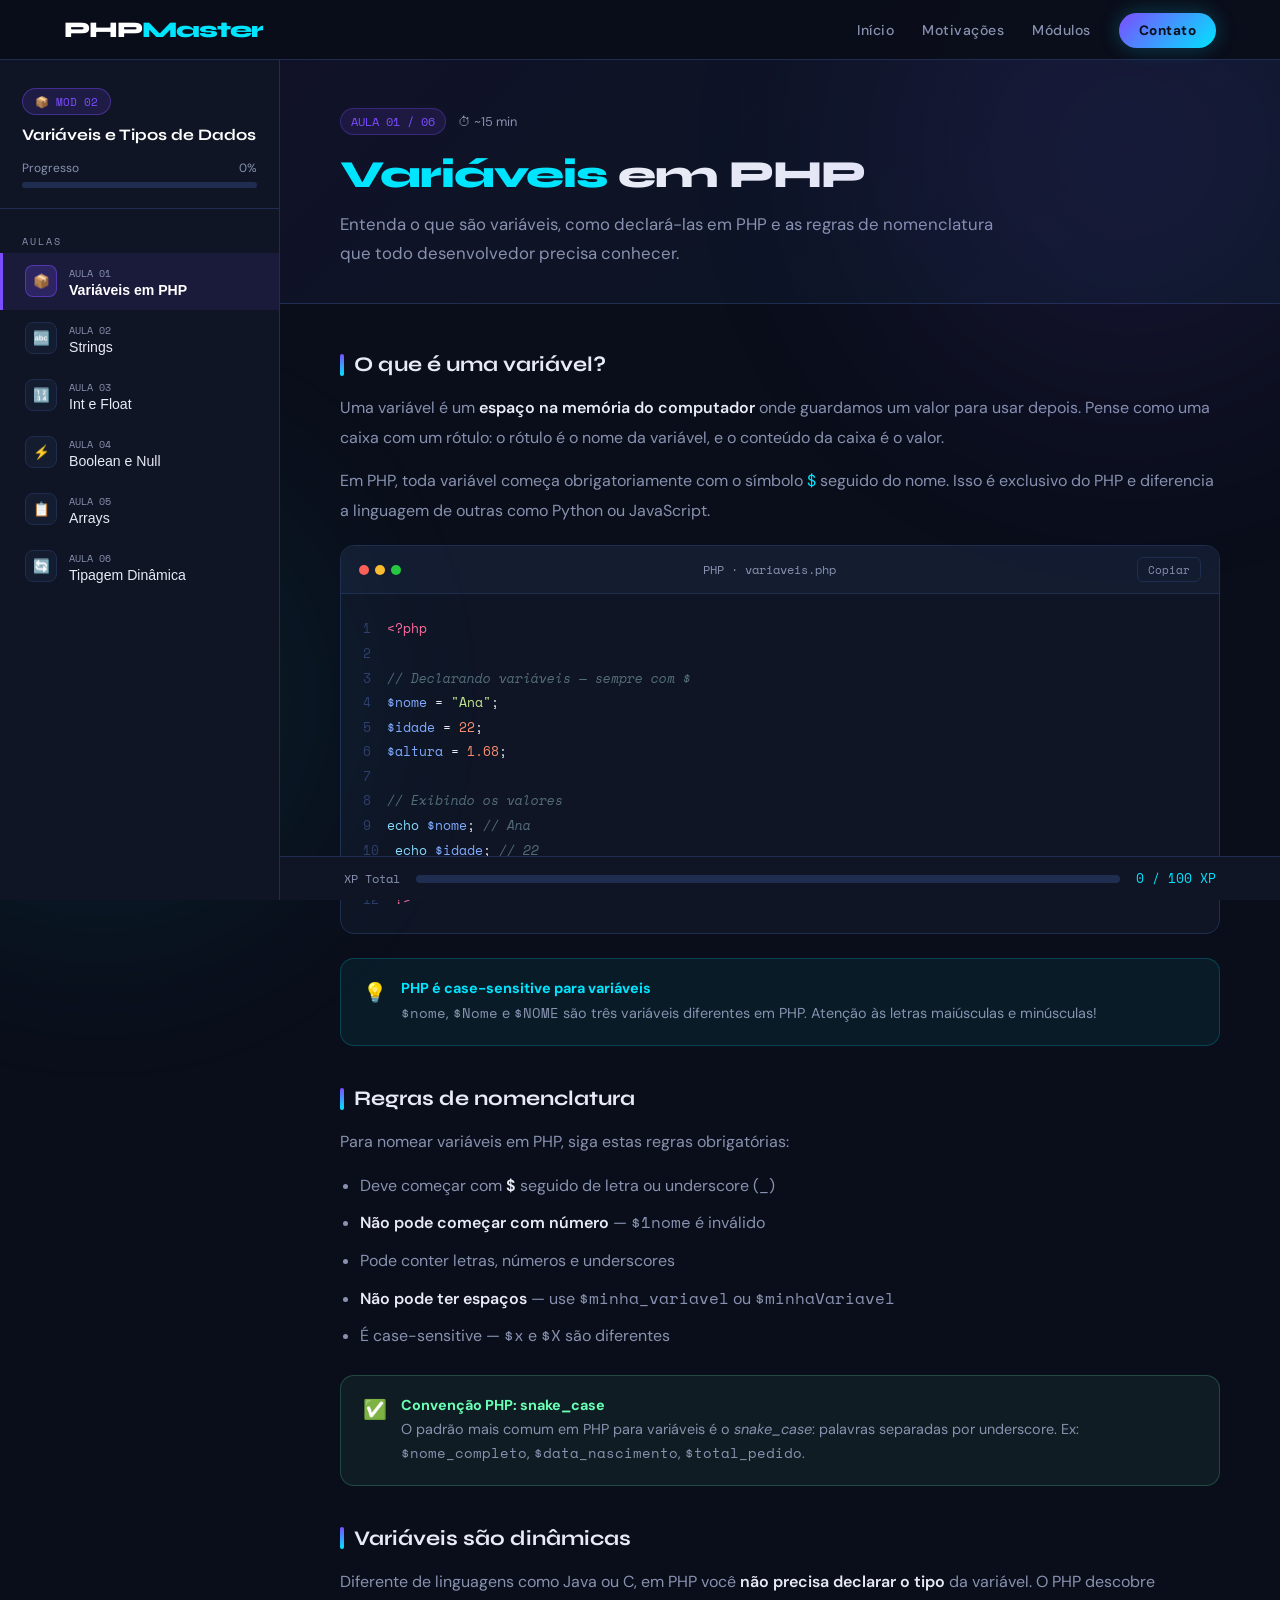
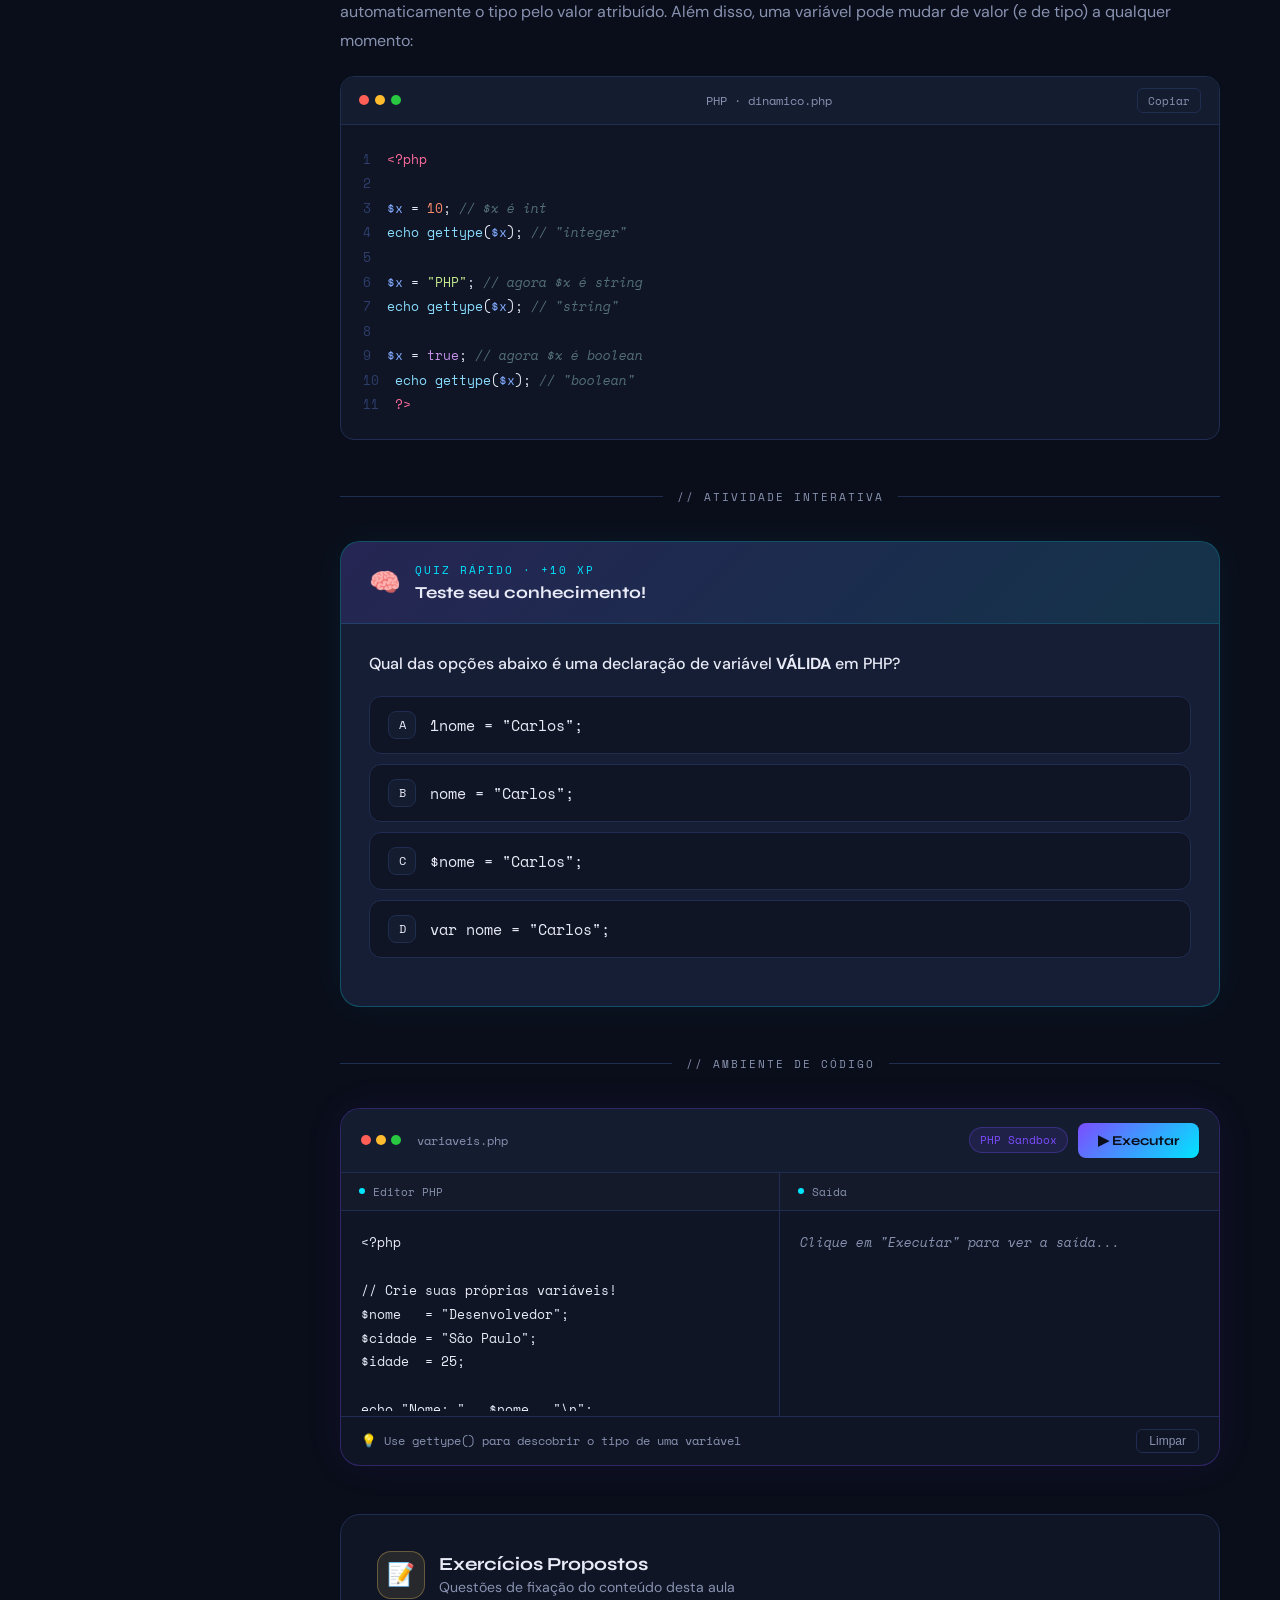
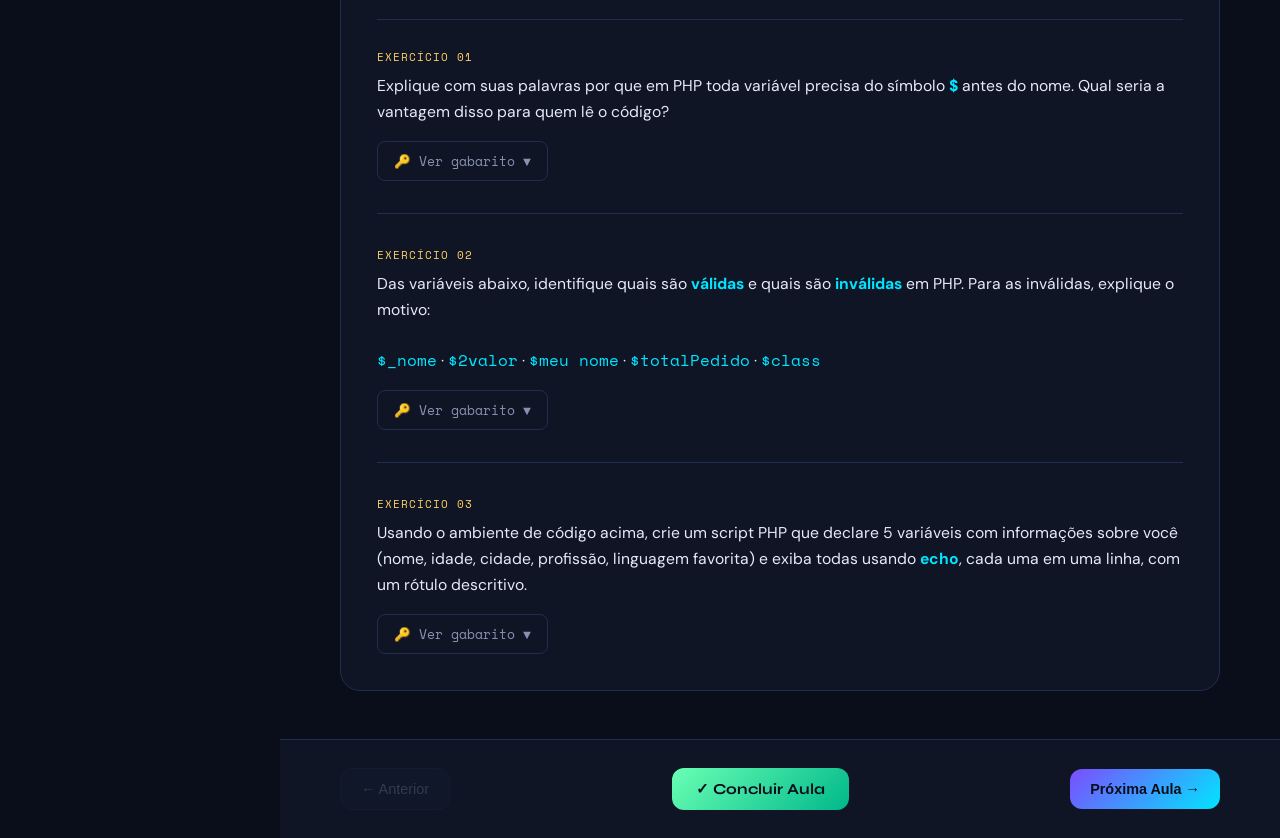
<file: modulo-2.html>
<!DOCTYPE html>
<html lang="pt-BR">
<head>
<meta charset="UTF-8">
<meta name="viewport" content="width=device-width, initial-scale=1.0">
<title>PHPMaster — Módulo 2: Variáveis e Tipos de Dados</title>
<link rel="stylesheet" href="style.css">
<link href="https://fonts.googleapis.com/css2?family=Space+Mono:wght@400;700&family=Syne:wght@400;600;700;800&family=DM+Sans:ital,wght@0,300;0,400;0,500;1,300&display=swap" rel="stylesheet">
<style>
/* ══════════════════════════════════════
   RESET & BASE
══════════════════════════════════════ */
:root {
  --bg:      #0a0e1a;
  --bg2:     #0f1525;
  --bg3:     #141c30;
  --card:    #161e35;
  --border:  #1f2d50;
  --php:     #7c4dff;
  --accent:  #00e5ff;
  --text:    #e8eaf6;
  --muted:   #8892b0;
  --white:   #ffffff;
  --green:   #69ffb4;
  --yellow:  #ffd166;
  --red:     #ff6b6b;
  --radius:  16px;
}
*{margin:0;padding:0;box-sizing:border-box;}
html{scroll-behavior:smooth;}
body{font-family:'DM Sans',sans-serif;background:var(--bg);color:var(--text);overflow-x:hidden;}

/* ══════════════════════════════════════
   BLOBS & PARTICLES
══════════════════════════════════════ */
.glow-blob{position:fixed;border-radius:50%;filter:blur(120px);pointer-events:none;z-index:0;opacity:.1;}
.glow-1{width:500px;height:500px;background:var(--php);top:-100px;right:-100px;}
.glow-2{width:400px;height:400px;background:var(--accent);bottom:0;left:-100px;}

/* ══════════════════════════════════════
   NAV
══════════════════════════════════════ */
nav{
  position:fixed;top:0;left:0;right:0;z-index:200;
  display:flex;align-items:center;justify-content:space-between;
  padding:16px 5%;
  background:rgba(10,14,26,.92);
  backdrop-filter:blur(20px);
  border-bottom:1px solid var(--border);
}
.logo{font-family:'Syne',sans-serif;font-weight:800;font-size:1.4rem;color:var(--white);text-decoration:none;}
.logo span{color:var(--accent);}
.nav-links{display:flex;gap:28px;list-style:none;align-items:center;}
.nav-links a{color:var(--muted);text-decoration:none;font-size:.88rem;font-weight:500;transition:color .2s;}
.nav-links a:hover{color:var(--accent);}
.nav-cta{background:linear-gradient(135deg,var(--php),var(--accent));color:var(--bg)!important;padding:9px 20px;border-radius:50px;font-weight:700!important;}

/* ══════════════════════════════════════
   LAYOUT: SIDEBAR + MAIN
══════════════════════════════════════ */
.layout{display:block;min-height:100vh;padding-top:60px;}

/* ── SIDEBAR ── */
.sidebar{
  position:fixed;top:60px;left:0;bottom:0;width:280px;
  background:var(--bg2);border-right:1px solid var(--border);
  overflow-y:auto;z-index:100;
  padding:28px 0 60px;
}
.sidebar::-webkit-scrollbar{width:4px;}
.sidebar::-webkit-scrollbar-thumb{background:var(--border);border-radius:4px;}

.sidebar-header{padding:0 22px 20px;border-bottom:1px solid var(--border);}
.mod-badge{
  display:inline-flex;align-items:center;gap:6px;
  background:rgba(124,77,255,.15);border:1px solid rgba(124,77,255,.4);
  border-radius:50px;padding:4px 12px;
  font-family:'Space Mono',monospace;font-size:.7rem;color:var(--php);
  margin-bottom:10px;
}
.sidebar-header h2{font-family:'Syne',sans-serif;font-size:1rem;font-weight:700;line-height:1.3;color:var(--white);}
.sidebar-progress{margin-top:14px;}
.prog-label{font-size:.75rem;color:var(--muted);margin-bottom:6px;display:flex;justify-content:space-between;}
.prog-bar{height:6px;background:var(--border);border-radius:50px;overflow:hidden;}
.prog-fill{height:100%;background:linear-gradient(90deg,var(--php),var(--accent));border-radius:50px;transition:width .6s ease;}

.sidebar-nav{padding:16px 0;}
.sidebar-section{padding:8px 22px 4px;font-family:'Space Mono',monospace;font-size:.65rem;color:var(--muted);letter-spacing:2px;text-transform:uppercase;}

.lesson-btn{
  display:flex;align-items:center;gap:12px;
  width:100%;padding:12px 22px;
  background:none;border:none;cursor:pointer;
  text-align:left;transition:all .2s;
  border-left:3px solid transparent;
}
.lesson-btn:hover{background:rgba(255,255,255,.04);}
.lesson-btn.active{background:rgba(124,77,255,.1);border-left-color:var(--php);}
.lesson-btn.completed{border-left-color:var(--green);}

.l-icon{
  width:32px;height:32px;border-radius:8px;
  display:flex;align-items:center;justify-content:center;
  font-size:.85rem;flex-shrink:0;
  background:var(--bg3);border:1px solid var(--border);
}
.lesson-btn.active .l-icon{background:rgba(124,77,255,.2);border-color:rgba(124,77,255,.5);}
.lesson-btn.completed .l-icon{background:rgba(105,255,180,.1);border-color:rgba(105,255,180,.3);}

.l-info{flex:1;}
.l-num{font-family:'Space Mono',monospace;font-size:.65rem;color:var(--muted);}
.l-title{font-size:.88rem;font-weight:500;color:var(--text);margin-top:1px;}
.lesson-btn.active .l-title{color:var(--white);font-weight:600;}

.l-check{font-size:.8rem;color:var(--green);opacity:0;transition:opacity .2s;}
.lesson-btn.completed .l-check{opacity:1;}

/* ── MAIN CONTENT ── */
.main{margin-left:280px;min-height:100vh;max-width:100%;overflow-x:hidden;}

/* ══════════════════════════════════════
   LESSON PANEL
══════════════════════════════════════ */
.lesson-panel{display:none;animation:fadeUp .4s ease;}
.lesson-panel.active{display:block;}
@keyframes fadeUp{from{opacity:0;transform:translateY(16px);}to{opacity:1;transform:translateY(0);}}

.lesson-hero{
  padding:48px 6% 36px;
  background:linear-gradient(135deg,rgba(124,77,255,.06),rgba(0,229,255,.04));
  border-bottom:1px solid var(--border);
}
.lesson-body{padding:48px 6%;}
.lesson-hero > *,.lesson-body > *{max-width:900px;}
.lesson-meta{display:flex;align-items:center;gap:12px;margin-bottom:16px;}
.lesson-num-tag{font-family:'Space Mono',monospace;font-size:.75rem;color:var(--php);background:rgba(124,77,255,.12);border:1px solid rgba(124,77,255,.3);padding:4px 10px;border-radius:50px;}
.lesson-dur{font-size:.8rem;color:var(--muted);}
.lesson-title{font-family:'Syne',sans-serif;font-weight:800;font-size:clamp(1.8rem,3vw,2.6rem);letter-spacing:-1px;margin-bottom:12px;}
.lesson-title em{font-style:normal;color:var(--accent);}
.lesson-desc{color:var(--muted);font-size:1.05rem;line-height:1.7;max-width:680px;}

/* ── CONTENT BLOCKS ── */
.content-block{margin-bottom:40px;}

.block-title{
  font-family:'Syne',sans-serif;font-weight:700;font-size:1.3rem;
  margin-bottom:16px;display:flex;align-items:center;gap:10px;
}
.block-title::before{
  content:'';width:4px;height:22px;border-radius:2px;
  background:linear-gradient(180deg,var(--php),var(--accent));
  display:block;flex-shrink:0;
}

.prose{color:var(--muted);line-height:1.85;font-size:1rem;}
.prose strong{color:var(--text);font-weight:600;}
.prose em{color:var(--accent);font-style:normal;}
.prose p{margin-bottom:14px;}
.prose ul{padding-left:20px;margin-bottom:14px;}
.prose ul li{margin-bottom:8px;}
.prose ol{padding-left:20px;margin-bottom:14px;}
.prose ol li{margin-bottom:8px;}
.prose a{color:var(--accent);text-decoration:none;}

/* CALLOUT BOXES */
.callout{
  border-radius:14px;padding:20px 22px;margin:24px 0;
  display:flex;gap:14px;align-items:flex-start;
}
.callout-info{background:rgba(0,229,255,.06);border:1px solid rgba(0,229,255,.2);}
.callout-tip{background:rgba(105,255,180,.06);border:1px solid rgba(105,255,180,.2);}
.callout-warn{background:rgba(255,209,102,.06);border:1px solid rgba(255,209,102,.2);}
.callout-icon{font-size:1.2rem;flex-shrink:0;margin-top:1px;}
.callout-body{flex:1;}
.callout-body strong{display:block;font-size:.9rem;margin-bottom:4px;color:var(--white);}
.callout-info .callout-body strong{color:var(--accent);}
.callout-tip .callout-body strong{color:var(--green);}
.callout-warn .callout-body strong{color:var(--yellow);}
.callout-body p{font-size:.9rem;color:var(--muted);line-height:1.6;}

/* CODE BLOCKS */
.code-block{
  background:var(--bg2);border:1px solid var(--border);
  border-radius:14px;overflow:hidden;margin:20px 0;
}
.cb-header{
  background:var(--bg3);padding:11px 18px;
  display:flex;align-items:center;justify-content:space-between;
  border-bottom:1px solid var(--border);
}
.cb-dots{display:flex;gap:6px;}
.cb-dot{width:10px;height:10px;border-radius:50%;}
.cb-dot:nth-child(1){background:#ff5f57;}
.cb-dot:nth-child(2){background:#febc2e;}
.cb-dot:nth-child(3){background:#28c840;}
.cb-lang{font-family:'Space Mono',monospace;font-size:.72rem;color:var(--muted);}
.cb-copy{
  font-family:'Space Mono',monospace;font-size:.7rem;color:var(--muted);
  background:none;border:1px solid var(--border);border-radius:6px;
  padding:3px 10px;cursor:pointer;transition:all .2s;
}
.cb-copy:hover{color:var(--accent);border-color:var(--accent);}
.cb-body{
  padding:22px;font-family:'Space Mono',monospace;
  font-size:.83rem;line-height:1.85;overflow-x:auto;
}
.c-tag{color:#ff6b9d;} .c-var{color:#82aaff;} .c-str{color:#c3e88d;}
.c-kw{color:#c792ea;}  .c-fn{color:#89ddff;}  .c-num{color:#f78c6c;}
.c-cmt{color:#546e7a;font-style:italic;} .c-out{color:#ffd166;}
.ln{color:#2d3d6b;user-select:none;margin-right:16px;}

/* ── DIVIDER ── */
.section-divider{
  display:flex;align-items:center;gap:14px;margin:48px 0 36px;
}
.section-divider hr{flex:1;border:none;border-top:1px solid var(--border);}
.section-divider span{
  font-family:'Space Mono',monospace;font-size:.7rem;
  color:var(--muted);letter-spacing:2px;white-space:nowrap;
}

/* ══════════════════════════════════════
   INTERACTIVE ACTIVITY
══════════════════════════════════════ */
.activity-card{
  background:var(--card);border:1px solid rgba(0,229,255,.25);
  border-radius:20px;overflow:hidden;margin:36px 0;
  box-shadow:0 0 40px rgba(0,229,255,.05);
}
.activity-header{
  background:linear-gradient(135deg,rgba(124,77,255,.15),rgba(0,229,255,.1));
  padding:20px 28px;display:flex;align-items:center;gap:14px;
  border-bottom:1px solid rgba(0,229,255,.15);
}
.activity-icon{font-size:1.6rem;}
.activity-header-info{flex:1;}
.activity-tag{
  font-family:'Space Mono',monospace;font-size:.67rem;
  color:var(--accent);letter-spacing:2px;text-transform:uppercase;margin-bottom:4px;
}
.activity-header h3{font-family:'Syne',sans-serif;font-weight:700;font-size:1.05rem;}
.activity-body{padding:28px;}

/* QUIZ */
.quiz-question{font-size:1rem;font-weight:500;color:var(--text);margin-bottom:20px;line-height:1.5;}
.quiz-options{display:flex;flex-direction:column;gap:10px;margin-bottom:20px;}
.quiz-opt{
  display:flex;align-items:center;gap:14px;
  background:var(--bg2);border:1.5px solid var(--border);
  border-radius:12px;padding:14px 18px;cursor:pointer;
  transition:all .2s;font-size:.95rem;
}
.quiz-opt:hover{border-color:var(--php);background:rgba(124,77,255,.06);}
.quiz-opt.correct{border-color:var(--green);background:rgba(105,255,180,.08);color:var(--green);}
.quiz-opt.wrong{border-color:var(--red);background:rgba(255,107,107,.08);color:var(--red);}
.quiz-opt-letter{
  width:28px;height:28px;border-radius:8px;
  background:var(--bg3);border:1px solid var(--border);
  display:flex;align-items:center;justify-content:center;
  font-family:'Space Mono',monospace;font-size:.75rem;flex-shrink:0;
  transition:all .2s;
}
.quiz-opt.correct .quiz-opt-letter{background:var(--green);color:var(--bg);border-color:var(--green);}
.quiz-opt.wrong .quiz-opt-letter{background:var(--red);color:var(--white);border-color:var(--red);}
.quiz-feedback{
  padding:14px 18px;border-radius:12px;font-size:.9rem;
  display:none;margin-bottom:16px;line-height:1.5;
}
.quiz-feedback.show{display:block;}
.quiz-feedback.correct-fb{background:rgba(105,255,180,.08);border:1px solid rgba(105,255,180,.3);color:var(--green);}
.quiz-feedback.wrong-fb{background:rgba(255,107,107,.08);border:1px solid rgba(255,107,107,.3);color:var(--red);}

/* DRAG & DROP */
.drag-area{display:flex;flex-wrap:wrap;gap:10px;margin-bottom:20px;}
.drag-chip{
  background:var(--bg2);border:1.5px solid var(--border);
  border-radius:8px;padding:8px 16px;
  font-family:'Space Mono',monospace;font-size:.8rem;
  cursor:grab;user-select:none;transition:all .2s;
  color:var(--accent);
}
.drag-chip:hover{border-color:var(--accent);background:rgba(0,229,255,.06);}
.drag-chip.dragging{opacity:.4;}
.drop-zones{display:flex;flex-direction:column;gap:10px;margin-bottom:20px;}
.drop-zone{
  min-height:50px;border:2px dashed var(--border);
  border-radius:12px;padding:10px 16px;
  display:flex;align-items:center;gap:12px;
  transition:all .2s;font-size:.9rem;color:var(--muted);
}
.drop-zone.drag-over{border-color:var(--accent);background:rgba(0,229,255,.06);}
.drop-zone .zone-label{font-family:'Space Mono',monospace;font-size:.75rem;color:var(--muted);min-width:140px;}
.drop-zone .placed-chip{
  background:rgba(124,77,255,.15);border:1px solid rgba(124,77,255,.4);
  border-radius:6px;padding:5px 12px;font-family:'Space Mono',monospace;
  font-size:.8rem;color:var(--php);cursor:pointer;
}
.drop-zone.correct-zone{border-color:var(--green);background:rgba(105,255,180,.06);}
.drop-zone.wrong-zone{border-color:var(--red);background:rgba(255,107,107,.06);}

/* FILL IN THE BLANK */
.fitb-sentence{
  font-size:1rem;line-height:2.2;color:var(--text);margin-bottom:20px;
}
.fitb-input{
  display:inline-block;background:var(--bg2);
  border:1.5px solid var(--border);border-radius:8px;
  padding:4px 12px;font-family:'Space Mono',monospace;
  font-size:.85rem;color:var(--accent);outline:none;
  width:140px;text-align:center;transition:all .2s;
  vertical-align:middle;
}
.fitb-input:focus{border-color:var(--accent);}
.fitb-input.correct{border-color:var(--green);color:var(--green);}
.fitb-input.wrong{border-color:var(--red);color:var(--red);}

/* XP / PROGRESS REWARD */
.xp-reward{
  display:flex;align-items:center;gap:14px;
  background:linear-gradient(135deg,rgba(105,255,180,.08),rgba(0,229,255,.05));
  border:1px solid rgba(105,255,180,.25);border-radius:12px;
  padding:14px 20px;margin-top:16px;display:none;
}
.xp-reward.show{display:flex;}
.xp-icon{font-size:1.5rem;}
.xp-text{font-size:.9rem;}
.xp-text strong{color:var(--green);}

/* ACTIVITY ACTIONS */
.activity-actions{display:flex;gap:12px;margin-top:8px;flex-wrap:wrap;}
.act-btn{
  padding:10px 22px;border-radius:10px;font-family:'Syne',sans-serif;
  font-weight:600;font-size:.88rem;cursor:pointer;transition:all .25s;border:none;
}
.act-btn-primary{background:linear-gradient(135deg,var(--php),var(--accent));color:var(--bg);}
.act-btn-primary:hover{transform:translateY(-2px);box-shadow:0 6px 20px rgba(0,229,255,.3);}
.act-btn-secondary{background:var(--bg2);color:var(--muted);border:1px solid var(--border);}
.act-btn-secondary:hover{border-color:var(--muted);color:var(--text);}

/* ══════════════════════════════════════
   PHP SANDBOX
══════════════════════════════════════ */
.sandbox-wrap{
  background:var(--bg2);border:1px solid rgba(124,77,255,.3);
  border-radius:20px;overflow:hidden;margin:36px 0;
  box-shadow:0 0 40px rgba(124,77,255,.07);
}
.sandbox-header{
  background:var(--bg3);padding:14px 20px;
  display:flex;align-items:center;justify-content:space-between;
  border-bottom:1px solid var(--border);
}
.sandbox-title{display:flex;align-items:center;gap:10px;}
.sandbox-title .s-dots{display:flex;gap:5px;}
.sandbox-title .s-dot{width:10px;height:10px;border-radius:50%;}
.s-dot:nth-child(1){background:#ff5f57;}
.s-dot:nth-child(2){background:#febc2e;}
.s-dot:nth-child(3){background:#28c840;}
.sandbox-title span{font-family:'Space Mono',monospace;font-size:.75rem;color:var(--muted);margin-left:6px;}
.sandbox-actions{display:flex;gap:10px;align-items:center;}
.sandbox-tag{
  font-family:'Space Mono',monospace;font-size:.68rem;
  color:var(--php);background:rgba(124,77,255,.12);
  border:1px solid rgba(124,77,255,.3);border-radius:50px;padding:4px 10px;
}
.run-btn{
  background:linear-gradient(135deg,var(--php),var(--accent));
  color:var(--bg);border:none;padding:9px 20px;border-radius:8px;
  font-family:'Syne',sans-serif;font-weight:700;font-size:.85rem;
  cursor:pointer;transition:all .25s;display:flex;align-items:center;gap:7px;
}
.run-btn:hover{transform:translateY(-2px);box-shadow:0 6px 20px rgba(0,229,255,.35);}
.run-btn:active{transform:scale(.97);}

.sandbox-grid{display:grid;grid-template-columns:1fr 1fr;}
.sandbox-editor-wrap{border-right:1px solid var(--border);}
.sandbox-pane-label{
  padding:10px 18px;background:rgba(255,255,255,.02);
  border-bottom:1px solid var(--border);
  font-family:'Space Mono',monospace;font-size:.7rem;color:var(--muted);
  display:flex;align-items:center;gap:8px;
}
.sandbox-pane-label .dot{width:6px;height:6px;border-radius:50%;background:var(--accent);}
.sandbox-editor{
  width:100%;min-height:200px;padding:20px;resize:none;
  background:transparent;border:none;outline:none;
  font-family:'Space Mono',monospace;font-size:.83rem;
  line-height:1.8;color:var(--text);tab-size:2;
}
.sandbox-output{
  padding:20px;font-family:'Space Mono',monospace;
  font-size:.83rem;line-height:1.8;min-height:200px;
  color:var(--green);white-space:pre-wrap;word-break:break-word;
}
.sandbox-output.error{color:var(--red);}
.sandbox-output .out-placeholder{color:var(--muted);font-style:italic;}

.sandbox-footer{
  padding:12px 20px;border-top:1px solid var(--border);
  display:flex;align-items:center;gap:10px;
  font-size:.78rem;color:var(--muted);
}
.sandbox-note{font-family:'Space Mono',monospace;}
.sandbox-clear{
  margin-left:auto;background:none;border:1px solid var(--border);
  color:var(--muted);border-radius:6px;padding:4px 12px;
  font-size:.75rem;cursor:pointer;transition:all .2s;
}
.sandbox-clear:hover{border-color:var(--red);color:var(--red);}

/* ══════════════════════════════════════
   EXERCISES
══════════════════════════════════════ */
.exercises-section{
  background:var(--bg2);border:1px solid var(--border);
  border-radius:20px;padding:36px;margin-top:48px;
}
.ex-header{
  display:flex;align-items:center;gap:14px;margin-bottom:28px;
  padding-bottom:20px;border-bottom:1px solid var(--border);
}
.ex-icon{
  width:48px;height:48px;border-radius:14px;
  background:rgba(255,209,102,.1);border:1px solid rgba(255,209,102,.3);
  display:flex;align-items:center;justify-content:center;font-size:1.4rem;
}
.ex-header-info h3{font-family:'Syne',sans-serif;font-weight:700;font-size:1.15rem;}
.ex-header-info p{color:var(--muted);font-size:.88rem;margin-top:3px;}

.exercise{margin-bottom:32px;padding-bottom:32px;border-bottom:1px solid var(--border);}
.exercise:last-of-type{margin-bottom:0;padding-bottom:0;border-bottom:none;}
.ex-num{
  font-family:'Space Mono',monospace;font-size:.7rem;
  color:var(--yellow);margin-bottom:8px;letter-spacing:1px;
}
.ex-question{font-size:.98rem;line-height:1.65;color:var(--text);margin-bottom:16px;}
.ex-question strong{color:var(--accent);}

/* GABARITO */
.gabarito-toggle{
  display:flex;align-items:center;gap:8px;
  background:none;border:1px solid var(--border);
  border-radius:8px;padding:9px 16px;color:var(--muted);
  font-size:.83rem;cursor:pointer;transition:all .2s;font-family:'Space Mono',monospace;
  margin-top:12px;
}
.gabarito-toggle:hover{border-color:var(--yellow);color:var(--yellow);}
.gabarito-toggle .arrow{transition:transform .25s;}
.gabarito-toggle.open .arrow{transform:rotate(180deg);}
.gabarito-body{
  margin-top:14px;padding:20px;
  background:rgba(255,209,102,.04);border:1px solid rgba(255,209,102,.2);
  border-radius:12px;display:none;animation:fadeUp .3s ease;
}
.gabarito-body.open{display:block;}
.gabarito-body .gab-label{
  font-family:'Space Mono',monospace;font-size:.7rem;color:var(--yellow);
  letter-spacing:2px;margin-bottom:12px;
}
.gabarito-body .prose{font-size:.9rem;}

/* ══════════════════════════════════════
   LESSON NAVIGATION
══════════════════════════════════════ */
.lesson-nav{
  display:flex;align-items:center;justify-content:space-between;
  padding:28px 6%;border-top:1px solid var(--border);
  background:var(--bg2);
}
.nav-lesson-btn{
  display:flex;align-items:center;gap:10px;
  background:var(--card);border:1px solid var(--border);
  border-radius:12px;padding:12px 20px;cursor:pointer;
  transition:all .25s;text-decoration:none;
  font-size:.9rem;color:var(--muted);
}
.nav-lesson-btn:hover{border-color:var(--accent);color:var(--text);}
.nav-lesson-btn.primary{
  background:linear-gradient(135deg,var(--php),var(--accent));
  color:var(--bg);border:none;font-weight:700;
}
.nav-lesson-btn.primary:hover{transform:translateY(-2px);box-shadow:0 8px 24px rgba(0,229,255,.3);color:var(--bg);}
.nav-lesson-btn.disabled{opacity:.3;pointer-events:none;}

.complete-btn{
  display:flex;align-items:center;gap:10px;
  background:linear-gradient(135deg,var(--green),#00b88a);
  color:var(--bg);border:none;border-radius:12px;padding:12px 24px;
  font-family:'Syne',sans-serif;font-weight:700;font-size:.95rem;
  cursor:pointer;transition:all .25s;
}
.complete-btn:hover{transform:translateY(-2px);box-shadow:0 8px 24px rgba(105,255,180,.3);}

/* ══════════════════════════════════════
   XP BAR TOTAL
══════════════════════════════════════ */
.xp-bar-total{
  position:fixed;bottom:0;left:280px;right:0;
  background:var(--bg2);border-top:1px solid var(--border);
  padding:12px 5%;display:flex;align-items:center;gap:16px;
  z-index:50;
}
.xp-label{font-family:'Space Mono',monospace;font-size:.72rem;color:var(--muted);white-space:nowrap;}
.xp-track{flex:1;height:8px;background:var(--border);border-radius:50px;overflow:hidden;}
.xp-fill{height:100%;background:linear-gradient(90deg,var(--php),var(--accent));border-radius:50px;transition:width .6s ease;width:0%;}
.xp-count{font-family:'Space Mono',monospace;font-size:.8rem;color:var(--accent);white-space:nowrap;}

/* ══════════════════════════════════════
   TOAST
══════════════════════════════════════ */
.toast{
  position:fixed;bottom:60px;right:28px;
  background:var(--card);border:1px solid var(--green);color:var(--green);
  border-radius:14px;padding:14px 20px;font-size:.88rem;font-weight:500;
  z-index:9999;display:none;box-shadow:0 10px 30px rgba(0,0,0,.4);
  animation:slideIn .3s ease;
}
@keyframes slideIn{from{transform:translateX(80px);opacity:0;}to{transform:translateX(0);opacity:1;}}

/* ══════════════════════════════════════
   RESPONSIVE
══════════════════════════════════════ */
.menu-toggle{
  display:none;
  background:none;border:1px solid var(--border);
  border-radius:8px;padding:7px 10px;cursor:pointer;
  color:var(--muted);font-size:1.1rem;line-height:1;
  transition:all .2s;
}
.menu-toggle:hover{border-color:var(--accent);color:var(--accent);}

.sidebar-overlay{
  display:none;position:fixed;inset:0;
  background:rgba(0,0,0,.6);z-index:99;
}
.sidebar-overlay.open{display:block;}

@media(max-width:900px){
  .menu-toggle{display:block;}
  .nav-links li:not(:last-child){display:none;}
  .layout{grid-template-columns:1fr;}
  .main{margin-left:0;}
  .sidebar{transform:translateX(-100%);transition:transform .3s ease;width:min(280px,85vw);z-index:150;}
  .sidebar.open{transform:translateX(0);}
  .lesson-hero,.lesson-body{padding-left:5%;padding-right:5%;}
  .sandbox-grid{grid-template-columns:1fr;}
  .sandbox-editor-wrap{border-right:none;border-bottom:1px solid var(--border);}
  .xp-bar-total{left:0;}
  .lesson-nav{flex-wrap:wrap;gap:10px;padding:20px 5%;}
  .nav-lesson-btn{flex:1;min-width:120px;justify-content:center;}
  .drop-zone .zone-label{min-width:80px;font-size:.68rem;}
  .fitb-input{width:100px;font-size:.78rem;}
  .exercises-section{padding:24px 18px;}
  .callout{flex-direction:column;gap:8px;}
}

@media(max-width:480px){
  .lesson-title{font-size:1.5rem;}
  .sandbox-header{flex-wrap:wrap;gap:8px;}
  .sandbox-actions{flex-wrap:wrap;}
  .activity-header{flex-wrap:wrap;}
  .activity-body{padding:18px;}
  .activity-actions{flex-direction:column;}
  .act-btn{width:100%;text-align:center;}
  .nav-lesson-btn span{display:none;}
}
</style>
</head>
<body>

<div class="glow-blob glow-1"></div>
<div class="glow-blob glow-2"></div>
<div class="toast" id="toast"></div>

<!-- NAV -->
<nav>
  <a class="logo" href="index.html">PHP<span>Master</span></a>
  <ul class="nav-links">
    <li><a href="index.html">Início</a></li>
    <li><a href="motivacoes.html">Motivações</a></li>
    <li><a href="modulos.html">Módulos</a></li>
    <li><a href="contato.html" class="nav-cta">Contato</a></li>
  </ul>
  <button class="menu-toggle" id="menuToggle" aria-label="Abrir menu de aulas">☰</button>
</nav>
<div class="sidebar-overlay" id="sidebarOverlay"></div>

<!-- LAYOUT -->
<div class="layout">

  <!-- SIDEBAR -->
  <aside class="sidebar">
    <div class="sidebar-header">
      <div class="mod-badge">📦 MOD 02</div>
      <h2>Variáveis e Tipos de Dados</h2>
      <div class="sidebar-progress">
        <div class="prog-label"><span>Progresso</span><span id="prog-pct">0%</span></div>
        <div class="prog-bar"><div class="prog-fill" id="prog-fill" style="width:0%"></div></div>
      </div>
    </div>
    <div class="sidebar-nav">
      <div class="sidebar-section">Aulas</div>
      <button class="lesson-btn active" onclick="goToLesson(0)" id="lb-0">
        <div class="l-icon">📦</div>
        <div class="l-info">
          <div class="l-num">AULA 01</div>
          <div class="l-title">Variáveis em PHP</div>
        </div>
        <span class="l-check">✓</span>
      </button>
      <button class="lesson-btn" onclick="goToLesson(1)" id="lb-1">
        <div class="l-icon">🔤</div>
        <div class="l-info">
          <div class="l-num">AULA 02</div>
          <div class="l-title">Strings</div>
        </div>
        <span class="l-check">✓</span>
      </button>
      <button class="lesson-btn" onclick="goToLesson(2)" id="lb-2">
        <div class="l-icon">🔢</div>
        <div class="l-info">
          <div class="l-num">AULA 03</div>
          <div class="l-title">Int e Float</div>
        </div>
        <span class="l-check">✓</span>
      </button>
      <button class="lesson-btn" onclick="goToLesson(3)" id="lb-3">
        <div class="l-icon">⚡</div>
        <div class="l-info">
          <div class="l-num">AULA 04</div>
          <div class="l-title">Boolean e Null</div>
        </div>
        <span class="l-check">✓</span>
      </button>
      <button class="lesson-btn" onclick="goToLesson(4)" id="lb-4">
        <div class="l-icon">📋</div>
        <div class="l-info">
          <div class="l-num">AULA 05</div>
          <div class="l-title">Arrays</div>
        </div>
        <span class="l-check">✓</span>
      </button>
      <button class="lesson-btn" onclick="goToLesson(5)" id="lb-5">
        <div class="l-icon">🔄</div>
        <div class="l-info">
          <div class="l-num">AULA 06</div>
          <div class="l-title">Tipagem Dinâmica</div>
        </div>
        <span class="l-check">✓</span>
      </button>
    </div>
  </aside>

  <!-- MAIN -->
  <main class="main">

    <!-- ══════════ AULA 1 ══════════ -->
    <div class="lesson-panel active" id="lesson-0">
      <div class="lesson-hero">
        <div class="lesson-meta">
          <span class="lesson-num-tag">AULA 01 / 06</span>
          <span class="lesson-dur">⏱ ~15 min</span>
        </div>
        <h1 class="lesson-title"><em>Variáveis</em> em PHP</h1>
        <p class="lesson-desc">Entenda o que são variáveis, como declará-las em PHP e as regras de nomenclatura que todo desenvolvedor precisa conhecer.</p>
      </div>

      <div class="lesson-body">

        <div class="content-block">
          <h2 class="block-title">O que é uma variável?</h2>
          <div class="prose">
            <p>Uma variável é um <strong>espaço na memória do computador</strong> onde guardamos um valor para usar depois. Pense como uma caixa com um rótulo: o rótulo é o nome da variável, e o conteúdo da caixa é o valor.</p>
            <p>Em PHP, toda variável começa obrigatoriamente com o símbolo <em>$</em> seguido do nome. Isso é exclusivo do PHP e diferencia a linguagem de outras como Python ou JavaScript.</p>
          </div>
          <div class="code-block">
            <div class="cb-header">
              <div class="cb-dots"><div class="cb-dot"></div><div class="cb-dot"></div><div class="cb-dot"></div></div>
              <span class="cb-lang">PHP · variaveis.php</span>
              <button class="cb-copy" onclick="copyCode(this)">Copiar</button>
            </div>
            <div class="cb-body">
<span class="ln">1</span><span class="c-tag">&lt;?php</span><br>
<span class="ln">2</span><br>
<span class="ln">3</span><span class="c-cmt">// Declarando variáveis — sempre com $</span><br>
<span class="ln">4</span><span class="c-var">$nome</span>  = <span class="c-str">"Ana"</span>;<br>
<span class="ln">5</span><span class="c-var">$idade</span> = <span class="c-num">22</span>;<br>
<span class="ln">6</span><span class="c-var">$altura</span> = <span class="c-num">1.68</span>;<br>
<span class="ln">7</span><br>
<span class="ln">8</span><span class="c-cmt">// Exibindo os valores</span><br>
<span class="ln">9</span><span class="c-fn">echo</span> <span class="c-var">$nome</span>;   <span class="c-cmt">// Ana</span><br>
<span class="ln">10</span><span class="c-fn">echo</span> <span class="c-var">$idade</span>;  <span class="c-cmt">// 22</span><br>
<span class="ln">11</span><span class="c-fn">echo</span> <span class="c-var">$altura</span>; <span class="c-cmt">// 1.68</span><br>
<span class="ln">12</span><span class="c-tag">?&gt;</span>
            </div>
          </div>
          <div class="callout callout-info">
            <div class="callout-icon">💡</div>
            <div class="callout-body">
              <strong>PHP é case-sensitive para variáveis</strong>
              <p><code style="font-family:'Space Mono',monospace;">$nome</code>, <code style="font-family:'Space Mono',monospace;">$Nome</code> e <code style="font-family:'Space Mono',monospace;">$NOME</code> são três variáveis diferentes em PHP. Atenção às letras maiúsculas e minúsculas!</p>
            </div>
          </div>
        </div>

        <div class="content-block">
          <h2 class="block-title">Regras de nomenclatura</h2>
          <div class="prose">
            <p>Para nomear variáveis em PHP, siga estas regras obrigatórias:</p>
            <ul>
              <li>Deve começar com <strong>$</strong> seguido de letra ou underscore (<code style="font-family:'Space Mono',monospace;">_</code>)</li>
              <li><strong>Não pode começar com número</strong> — <code style="font-family:'Space Mono',monospace;">$1nome</code> é inválido</li>
              <li>Pode conter letras, números e underscores</li>
              <li><strong>Não pode ter espaços</strong> — use <code style="font-family:'Space Mono',monospace;">$minha_variavel</code> ou <code style="font-family:'Space Mono',monospace;">$minhaVariavel</code></li>
              <li>É case-sensitive — <code style="font-family:'Space Mono',monospace;">$x</code> e <code style="font-family:'Space Mono',monospace;">$X</code> são diferentes</li>
            </ul>
          </div>
          <div class="callout callout-tip">
            <div class="callout-icon">✅</div>
            <div class="callout-body">
              <strong>Convenção PHP: snake_case</strong>
              <p>O padrão mais comum em PHP para variáveis é o <em>snake_case</em>: palavras separadas por underscore. Ex: <code style="font-family:'Space Mono',monospace;">$nome_completo</code>, <code style="font-family:'Space Mono',monospace;">$data_nascimento</code>, <code style="font-family:'Space Mono',monospace;">$total_pedido</code>.</p>
            </div>
          </div>
        </div>

        <div class="content-block">
          <h2 class="block-title">Variáveis são dinâmicas</h2>
          <div class="prose">
            <p>Diferente de linguagens como Java ou C, em PHP você <strong>não precisa declarar o tipo</strong> da variável. O PHP descobre automaticamente o tipo pelo valor atribuído. Além disso, uma variável pode mudar de valor (e de tipo) a qualquer momento:</p>
          </div>
          <div class="code-block">
            <div class="cb-header">
              <div class="cb-dots"><div class="cb-dot"></div><div class="cb-dot"></div><div class="cb-dot"></div></div>
              <span class="cb-lang">PHP · dinamico.php</span>
              <button class="cb-copy" onclick="copyCode(this)">Copiar</button>
            </div>
            <div class="cb-body">
<span class="ln">1</span><span class="c-tag">&lt;?php</span><br>
<span class="ln">2</span><br>
<span class="ln">3</span><span class="c-var">$x</span> = <span class="c-num">10</span>;          <span class="c-cmt">// $x é int</span><br>
<span class="ln">4</span><span class="c-fn">echo</span> <span class="c-fn">gettype</span>(<span class="c-var">$x</span>); <span class="c-cmt">// "integer"</span><br>
<span class="ln">5</span><br>
<span class="ln">6</span><span class="c-var">$x</span> = <span class="c-str">"PHP"</span>;       <span class="c-cmt">// agora $x é string</span><br>
<span class="ln">7</span><span class="c-fn">echo</span> <span class="c-fn">gettype</span>(<span class="c-var">$x</span>); <span class="c-cmt">// "string"</span><br>
<span class="ln">8</span><br>
<span class="ln">9</span><span class="c-var">$x</span> = <span class="c-kw">true</span>;        <span class="c-cmt">// agora $x é boolean</span><br>
<span class="ln">10</span><span class="c-fn">echo</span> <span class="c-fn">gettype</span>(<span class="c-var">$x</span>); <span class="c-cmt">// "boolean"</span><br>
<span class="ln">11</span><span class="c-tag">?&gt;</span>
            </div>
          </div>
        </div>

        <div class="section-divider"><hr><span>// ATIVIDADE INTERATIVA</span><hr></div>

        <!-- QUIZ AULA 1 -->
        <div class="activity-card" id="act-0-0">
          <div class="activity-header">
            <div class="activity-icon">🧠</div>
            <div class="activity-header-info">
              <div class="activity-tag">Quiz rápido · +10 XP</div>
              <h3>Teste seu conhecimento!</h3>
            </div>
          </div>
          <div class="activity-body">
            <p class="quiz-question">Qual das opções abaixo é uma declaração de variável <strong>VÁLIDA</strong> em PHP?</p>
            <div class="quiz-options">
              <div class="quiz-opt" onclick="answerQuiz(this,'wrong','0-0')"><div class="quiz-opt-letter">A</div> <code style="font-family:'Space Mono',monospace">1nome = "Carlos";</code></div>
              <div class="quiz-opt" onclick="answerQuiz(this,'wrong','0-0')"><div class="quiz-opt-letter">B</div> <code style="font-family:'Space Mono',monospace">nome = "Carlos";</code></div>
              <div class="quiz-opt" onclick="answerQuiz(this,'correct','0-0')"><div class="quiz-opt-letter">C</div> <code style="font-family:'Space Mono',monospace">$nome = "Carlos";</code></div>
              <div class="quiz-opt" onclick="answerQuiz(this,'wrong','0-0')"><div class="quiz-opt-letter">D</div> <code style="font-family:'Space Mono',monospace">var nome = "Carlos";</code></div>
            </div>
            <div class="quiz-feedback" id="qfb-0-0"></div>
            <div class="xp-reward" id="xp-0-0"><div class="xp-icon">🎯</div><div class="xp-text">Correto! <strong>+10 XP ganhos!</strong> Em PHP, toda variável começa com $.</div></div>
          </div>
        </div>

        <div class="section-divider"><hr><span>// AMBIENTE DE CÓDIGO</span><hr></div>

        <!-- SANDBOX AULA 1 -->
        <div class="sandbox-wrap">
          <div class="sandbox-header">
            <div class="sandbox-title">
              <div class="s-dots"><div class="s-dot"></div><div class="s-dot"></div><div class="s-dot"></div></div>
              <span>variaveis.php</span>
            </div>
            <div class="sandbox-actions">
              <span class="sandbox-tag">PHP Sandbox</span>
              <button class="run-btn" onclick="runCode('sb-1')">▶ Executar</button>
            </div>
          </div>
          <div class="sandbox-grid">
            <div class="sandbox-editor-wrap">
              <div class="sandbox-pane-label"><div class="dot"></div> Editor PHP</div>
              <textarea class="sandbox-editor" id="sb-1" spellcheck="false">&lt;?php

// Crie suas próprias variáveis!
$nome   = "Desenvolvedor";
$cidade = "São Paulo";
$idade  = 25;

echo "Nome: " . $nome . "\n";
echo "Cidade: " . $cidade . "\n";
echo "Idade: " . $idade . "\n";

// Verificando tipos
echo "\nTipo de \$nome: "   . gettype($nome) . "\n";
echo "Tipo de \$idade: "  . gettype($idade) . "\n";

?&gt;</textarea>
            </div>
            <div>
              <div class="sandbox-pane-label"><div class="dot"></div> Saída</div>
              <div class="sandbox-output" id="out-sb-1"><span class="out-placeholder">Clique em "Executar" para ver a saída...</span></div>
            </div>
          </div>
          <div class="sandbox-footer">
            <span class="sandbox-note">💡 Use gettype() para descobrir o tipo de uma variável</span>
            <button class="sandbox-clear" onclick="clearSandbox('sb-1','out-sb-1')">Limpar</button>
          </div>
        </div>

        <!-- EXERCÍCIOS AULA 1 -->
        <div class="exercises-section">
          <div class="ex-header">
            <div class="ex-icon">📝</div>
            <div class="ex-header-info">
              <h3>Exercícios Propostos</h3>
              <p>Questões de fixação do conteúdo desta aula</p>
            </div>
          </div>

          <div class="exercise">
            <div class="ex-num">EXERCÍCIO 01</div>
            <p class="ex-question">Explique com suas palavras por que em PHP toda variável precisa do símbolo <strong>$</strong> antes do nome. Qual seria a vantagem disso para quem lê o código?</p>
            <button class="gabarito-toggle" onclick="toggleGab(this)"><span>🔑 Ver gabarito</span><span class="arrow">▼</span></button>
            <div class="gabarito-body">
              <div class="gab-label">// GABARITO</div>
              <div class="prose">
                <p>O <strong>$</strong> serve como um identificador visual imediato. Ao ler um código PHP, qualquer palavra precedida de <em>$</em> é, sem dúvida, uma variável — isso facilita a leitura e distingue variáveis de funções, palavras-chave e constantes, que não usam <em>$</em>.</p>
                <p>A vantagem é a <strong>clareza</strong>: em um template PHP misturado com HTML, você sabe instantaneamente o que é código dinâmico (variável) e o que é texto estático.</p>
              </div>
            </div>
          </div>

          <div class="exercise">
            <div class="ex-num">EXERCÍCIO 02</div>
            <p class="ex-question">Das variáveis abaixo, identifique quais são <strong>válidas</strong> e quais são <strong>inválidas</strong> em PHP. Para as inválidas, explique o motivo:<br><br>
            <code style="font-family:'Space Mono',monospace;color:var(--accent)">$_nome</code> · <code style="font-family:'Space Mono',monospace;color:var(--accent)">$2valor</code> · <code style="font-family:'Space Mono',monospace;color:var(--accent)">$meu nome</code> · <code style="font-family:'Space Mono',monospace;color:var(--accent)">$totalPedido</code> · <code style="font-family:'Space Mono',monospace;color:var(--accent)">$class</code></p>
            <button class="gabarito-toggle" onclick="toggleGab(this)"><span>🔑 Ver gabarito</span><span class="arrow">▼</span></button>
            <div class="gabarito-body">
              <div class="gab-label">// GABARITO</div>
              <div class="prose">
                <p><strong>$_nome</strong> — ✅ Válida. Pode começar com underscore.</p>
                <p><strong>$2valor</strong> — ❌ Inválida. Não pode começar com número após o $.</p>
                <p><strong>$meu nome</strong> — ❌ Inválida. Espaços não são permitidos em nomes de variáveis.</p>
                <p><strong>$totalPedido</strong> — ✅ Válida. camelCase é aceito em PHP.</p>
                <p><strong>$class</strong> — ✅ Válida. Apesar de <code style="font-family:'Space Mono',monospace">class</code> ser palavra reservada, como nome de variável precedida de $ é permitido.</p>
              </div>
            </div>
          </div>

          <div class="exercise">
            <div class="ex-num">EXERCÍCIO 03</div>
            <p class="ex-question">Usando o ambiente de código acima, crie um script PHP que declare 5 variáveis com informações sobre você (nome, idade, cidade, profissão, linguagem favorita) e exiba todas usando <strong>echo</strong>, cada uma em uma linha, com um rótulo descritivo.</p>
            <button class="gabarito-toggle" onclick="toggleGab(this)"><span>🔑 Ver gabarito</span><span class="arrow">▼</span></button>
            <div class="gabarito-body">
              <div class="gab-label">// GABARITO</div>
              <pre style="background:var(--bg);border-radius:8px;padding:16px;font-family:'Space Mono',monospace;font-size:.8rem;color:var(--green);line-height:1.8;">&lt;?php
$nome       = "Carlos Silva";
$idade      = 23;
$cidade     = "Campinas";
$profissao  = "Estudante de TI";
$linguagem  = "PHP";

echo "Nome: "       . $nome      . "\n";
echo "Idade: "      . $idade     . " anos\n";
echo "Cidade: "     . $cidade    . "\n";
echo "Profissão: "  . $profissao . "\n";
echo "Linguagem: "  . $linguagem . "\n";
?&gt;</pre>
            </div>
          </div>
        </div>

      </div>

      <div class="lesson-nav">
        <button class="nav-lesson-btn disabled">← Anterior</button>
        <button class="complete-btn" onclick="completeLesson(0)">✓ Concluir Aula</button>
        <button class="nav-lesson-btn primary" onclick="goToLesson(1)">Próxima Aula →</button>
      </div>
    </div><!-- /lesson-0 -->

    <!-- ══════════ AULA 2 ══════════ -->
    <div class="lesson-panel" id="lesson-1">
      <div class="lesson-hero">
        <div class="lesson-meta">
          <span class="lesson-num-tag">AULA 02 / 06</span>
          <span class="lesson-dur">⏱ ~20 min</span>
        </div>
        <h1 class="lesson-title"><em>Strings</em> — texto em PHP</h1>
        <p class="lesson-desc">Aprenda a trabalhar com texto em PHP: como criar strings, concatenar, e usar as funções nativas mais importantes para manipulação de texto.</p>
      </div>

      <div class="lesson-body">

        <div class="content-block">
          <h2 class="block-title">O que é uma String?</h2>
          <div class="prose">
            <p>Uma <strong>string</strong> é qualquer sequência de caracteres — letras, números, símbolos, espaços. Em PHP, strings são delimitadas por aspas simples <em>' '</em> ou aspas duplas <em>" "</em>.</p>
            <p>A diferença fundamental entre elas é como o PHP processa o conteúdo interno:</p>
          </div>
          <div class="code-block">
            <div class="cb-header">
              <div class="cb-dots"><div class="cb-dot"></div><div class="cb-dot"></div><div class="cb-dot"></div></div>
              <span class="cb-lang">PHP · strings.php</span>
              <button class="cb-copy" onclick="copyCode(this)">Copiar</button>
            </div>
            <div class="cb-body">
<span class="ln">1</span><span class="c-tag">&lt;?php</span><br>
<span class="ln">2</span><br>
<span class="ln">3</span><span class="c-var">$linguagem</span> = <span class="c-str">"PHP"</span>;<br>
<span class="ln">4</span><br>
<span class="ln">5</span><span class="c-cmt">// Aspas duplas: interpreta variáveis e escapes</span><br>
<span class="ln">6</span><span class="c-fn">echo</span> <span class="c-str">"Eu aprendo $linguagem!\n"</span>; <span class="c-cmt">// Eu aprendo PHP!</span><br>
<span class="ln">7</span><br>
<span class="ln">8</span><span class="c-cmt">// Aspas simples: tudo é texto literal</span><br>
<span class="ln">9</span><span class="c-fn">echo</span> <span class="c-str">'Eu aprendo $linguagem!\n'</span>; <span class="c-cmt">// Eu aprendo $linguagem!\n</span><br>
<span class="ln">10</span><span class="c-tag">?&gt;</span>
            </div>
          </div>
        </div>

        <div class="content-block">
          <h2 class="block-title">Concatenação com ponto (.)</h2>
          <div class="prose">
            <p>Para unir duas ou mais strings em PHP, usamos o operador <em>.</em> (ponto). É diferente de JavaScript (que usa <code style="font-family:'Space Mono',monospace">+</code>) e Python (que também usa <code style="font-family:'Space Mono',monospace">+</code>):</p>
          </div>
          <div class="code-block">
            <div class="cb-header">
              <div class="cb-dots"><div class="cb-dot"></div><div class="cb-dot"></div><div class="cb-dot"></div></div>
              <span class="cb-lang">PHP · concatenacao.php</span>
              <button class="cb-copy" onclick="copyCode(this)">Copiar</button>
            </div>
            <div class="cb-body">
<span class="ln">1</span><span class="c-tag">&lt;?php</span><br>
<span class="ln">2</span><br>
<span class="ln">3</span><span class="c-var">$primeiro</span> = <span class="c-str">"PHP"</span>;<br>
<span class="ln">4</span><span class="c-var">$segundo</span>  = <span class="c-str">"Master"</span>;<br>
<span class="ln">5</span><br>
<span class="ln">6</span><span class="c-cmt">// Concatenando com ponto</span><br>
<span class="ln">7</span><span class="c-var">$resultado</span> = <span class="c-var">$primeiro</span> . <span class="c-str">" "</span> . <span class="c-var">$segundo</span>;<br>
<span class="ln">8</span><span class="c-fn">echo</span> <span class="c-var">$resultado</span>; <span class="c-cmt">// PHP Master</span><br>
<span class="ln">9</span><br>
<span class="ln">10</span><span class="c-cmt">// Concatenação e atribuição (.=)</span><br>
<span class="ln">11</span><span class="c-var">$frase</span>  = <span class="c-str">"Aprender "</span>;<br>
<span class="ln">12</span><span class="c-var">$frase</span> .= <span class="c-str">"PHP"</span>;<span class="c-cmt">// equivale a: $frase = $frase . "PHP"</span><br>
<span class="ln">13</span><span class="c-fn">echo</span> <span class="c-var">$frase</span>; <span class="c-cmt">// Aprender PHP</span><br>
<span class="ln">14</span><span class="c-tag">?&gt;</span>
            </div>
          </div>
        </div>

        <div class="content-block">
          <h2 class="block-title">Funções nativas de String</h2>
          <div class="prose">
            <p>PHP tem centenas de funções nativas para manipular strings. As mais usadas no dia a dia:</p>
          </div>
          <div class="code-block">
            <div class="cb-header">
              <div class="cb-dots"><div class="cb-dot"></div><div class="cb-dot"></div><div class="cb-dot"></div></div>
              <span class="cb-lang">PHP · funcoes_string.php</span>
              <button class="cb-copy" onclick="copyCode(this)">Copiar</button>
            </div>
            <div class="cb-body">
<span class="ln">1</span><span class="c-tag">&lt;?php</span><br>
<span class="ln">2</span><br>
<span class="ln">3</span><span class="c-var">$texto</span> = <span class="c-str">"  Olá, Mundo PHP!  "</span>;<br>
<span class="ln">4</span><br>
<span class="ln">5</span><span class="c-fn">echo</span> <span class="c-fn">strlen</span>(<span class="c-var">$texto</span>);          <span class="c-cmt">// Tamanho: 20</span><br>
<span class="ln">6</span><span class="c-fn">echo</span> <span class="c-fn">strtoupper</span>(<span class="c-var">$texto</span>);      <span class="c-cmt">// MAIÚSCULAS</span><br>
<span class="ln">7</span><span class="c-fn">echo</span> <span class="c-fn">strtolower</span>(<span class="c-var">$texto</span>);      <span class="c-cmt">// minúsculas</span><br>
<span class="ln">8</span><span class="c-fn">echo</span> <span class="c-fn">trim</span>(<span class="c-var">$texto</span>);            <span class="c-cmt">// Remove espaços das bordas</span><br>
<span class="ln">9</span><span class="c-fn">echo</span> <span class="c-fn">str_replace</span>(<span class="c-str">"Mundo"</span>, <span class="c-str">"Dev"</span>, <span class="c-var">$texto</span>); <span class="c-cmt">// Substitui</span><br>
<span class="ln">10</span><span class="c-fn">echo</span> <span class="c-fn">strpos</span>(<span class="c-var">$texto</span>, <span class="c-str">"PHP"</span>);    <span class="c-cmt">// Posição de "PHP"</span><br>
<span class="ln">11</span><span class="c-fn">echo</span> <span class="c-fn">substr</span>(<span class="c-var">$texto</span>, <span class="c-num">7</span>, <span class="c-num">5</span>);    <span class="c-cmt">// Extrai 5 chars a partir da pos 7</span><br>
<span class="ln">12</span><span class="c-tag">?&gt;</span>
            </div>
          </div>
          <div class="callout callout-warn">
            <div class="callout-icon">⚠️</div>
            <div class="callout-body">
              <strong>Cuidado com caracteres especiais</strong>
              <p>Funções como <code style="font-family:'Space Mono',monospace">strlen()</code> contam bytes, não caracteres. Para textos com acentos (UTF-8), use <code style="font-family:'Space Mono',monospace">mb_strlen()</code> — o prefixo <strong>mb_</strong> indica "multibyte".</p>
            </div>
          </div>
        </div>

        <div class="section-divider"><hr><span>// ATIVIDADE INTERATIVA</span><hr></div>

        <!-- FILL IN THE BLANK AULA 2 -->
        <div class="activity-card" id="act-1-0">
          <div class="activity-header">
            <div class="activity-icon">✏️</div>
            <div class="activity-header-info">
              <div class="activity-tag">Complete o código · +15 XP</div>
              <h3>Qual função devo usar?</h3>
            </div>
          </div>
          <div class="activity-body">
            <p style="color:var(--muted);margin-bottom:20px;font-size:.95rem;">Preencha com a função PHP correta para cada situação.</p>
            <div class="fitb-sentence">
              Contar caracteres de uma string: <input class="fitb-input" id="fitb-1-0" placeholder="função" data-answer="strlen" style="width:120px;">($texto)<br><br>
              Converter para maiúsculas: <input class="fitb-input" id="fitb-1-1" placeholder="função" data-answer="strtoupper" style="width:140px;">($texto)<br><br>
              Substituir texto: <input class="fitb-input" id="fitb-1-2" placeholder="função" data-answer="str_replace" style="width:140px;">("a", "b", $texto)<br><br>
              Remover espaços das bordas: <input class="fitb-input" id="fitb-1-3" placeholder="função" data-answer="trim" style="width:100px;">($texto)
            </div>
            <div class="quiz-feedback" id="qfb-1-0"></div>
            <div class="xp-reward" id="xp-1-0"><div class="xp-icon">⭐</div><div class="xp-text">Perfeito! <strong>+15 XP!</strong> Você já conhece as funções essenciais de string!</div></div>
            <div class="activity-actions">
              <button class="act-btn act-btn-primary" onclick="checkFitbCustom('1-0',['fitb-1-0','fitb-1-1','fitb-1-2','fitb-1-3'],['strlen','strtoupper','str_replace','trim'],15)">Verificar</button>
              <button class="act-btn act-btn-secondary" onclick="resetFitb(['fitb-1-0','fitb-1-1','fitb-1-2','fitb-1-3'],'qfb-1-0','xp-1-0')">Limpar</button>
            </div>
          </div>
        </div>

        <div class="section-divider"><hr><span>// AMBIENTE DE CÓDIGO</span><hr></div>

        <!-- SANDBOX AULA 2 -->
        <div class="sandbox-wrap">
          <div class="sandbox-header">
            <div class="sandbox-title">
              <div class="s-dots"><div class="s-dot"></div><div class="s-dot"></div><div class="s-dot"></div></div>
              <span>strings.php</span>
            </div>
            <div class="sandbox-actions">
              <span class="sandbox-tag">PHP Sandbox</span>
              <button class="run-btn" onclick="runCode('sb-2')">▶ Executar</button>
            </div>
          </div>
          <div class="sandbox-grid">
            <div class="sandbox-editor-wrap">
              <div class="sandbox-pane-label"><div class="dot"></div> Editor PHP</div>
              <textarea class="sandbox-editor" id="sb-2" spellcheck="false">&lt;?php

$nome = "php master";

// Experimente as funções de string!
echo strtoupper($nome) . "\n";      // MAIÚSCULAS
echo ucwords($nome) . "\n";         // Capitaliza cada palavra
echo strlen($nome) . " chars\n";    // Tamanho

// Concatenação
$saudacao = "Bem-vindo ao " . strtoupper($nome) . "!";
echo $saudacao . "\n";

// Substituição
echo str_replace("master", "curso", $nome) . "\n";

?&gt;</textarea>
            </div>
            <div>
              <div class="sandbox-pane-label"><div class="dot"></div> Saída</div>
              <div class="sandbox-output" id="out-sb-2"><span class="out-placeholder">Clique em "Executar" para ver a saída...</span></div>
            </div>
          </div>
          <div class="sandbox-footer">
            <span class="sandbox-note">💡 ucwords() capitaliza a primeira letra de cada palavra</span>
            <button class="sandbox-clear" onclick="clearSandbox('sb-2','out-sb-2')">Limpar</button>
          </div>
        </div>

        <!-- EXERCÍCIOS AULA 2 -->
        <div class="exercises-section">
          <div class="ex-header">
            <div class="ex-icon">📝</div>
            <div class="ex-header-info">
              <h3>Exercícios Propostos</h3>
              <p>Questões de fixação do conteúdo desta aula</p>
            </div>
          </div>

          <div class="exercise">
            <div class="ex-num">EXERCÍCIO 01</div>
            <p class="ex-question">Qual é a diferença entre aspas simples e aspas duplas em PHP? Escreva um exemplo que demonstre o comportamento diferente de cada uma ao usar uma variável dentro da string.</p>
            <button class="gabarito-toggle" onclick="toggleGab(this)"><span>🔑 Ver gabarito</span><span class="arrow">▼</span></button>
            <div class="gabarito-body">
              <div class="gab-label">// GABARITO</div>
              <div class="prose">
                <p><strong>Aspas duplas (" "):</strong> o PHP interpola variáveis e processa escapes como <code style="font-family:'Space Mono',monospace">\n</code> (nova linha) e <code style="font-family:'Space Mono',monospace">\t</code> (tabulação).</p>
                <p><strong>Aspas simples (' '):</strong> tudo é tratado como texto literal. Variáveis não são substituídas.</p>
              </div>
              <pre style="background:var(--bg);border-radius:8px;padding:14px;font-family:'Space Mono',monospace;font-size:.8rem;color:var(--green);line-height:1.8;margin-top:10px;">&lt;?php
$nome = "Ana";
echo "Olá, $nome!";   // Saída: Olá, Ana!
echo 'Olá, $nome!';   // Saída: Olá, $nome!
?&gt;</pre>
            </div>
          </div>

          <div class="exercise">
            <div class="ex-num">EXERCÍCIO 02</div>
            <p class="ex-question">Usando o ambiente de código acima, crie um script PHP que receba a string <code style="font-family:'Space Mono',monospace;color:var(--accent)">"  olá, mundo!  "</code> e exiba: o texto sem espaços nas bordas, em maiúsculas, o número de caracteres e o texto com "mundo" substituído por "PHP".</p>
            <button class="gabarito-toggle" onclick="toggleGab(this)"><span>🔑 Ver gabarito</span><span class="arrow">▼</span></button>
            <div class="gabarito-body">
              <div class="gab-label">// GABARITO</div>
              <pre style="background:var(--bg);border-radius:8px;padding:16px;font-family:'Space Mono',monospace;font-size:.8rem;color:var(--green);line-height:1.8;">&lt;?php
$texto = "  olá, mundo!  ";

$sem_espacos = trim($texto);
echo $sem_espacos . "\n";                     // olá, mundo!
echo strtoupper($sem_espacos) . "\n";         // OLÁ, MUNDO!
echo strlen($sem_espacos) . " caracteres\n";  // 12 caracteres
echo str_replace("mundo", "PHP", $sem_espacos) . "\n"; // olá, PHP!
?&gt;</pre>
            </div>
          </div>

          <div class="exercise">
            <div class="ex-num">EXERCÍCIO 03</div>
            <p class="ex-question">O que o operador <strong>.=</strong> faz em PHP? Escreva um exemplo prático mostrando a construção de uma frase palavra por palavra usando esse operador.</p>
            <button class="gabarito-toggle" onclick="toggleGab(this)"><span>🔑 Ver gabarito</span><span class="arrow">▼</span></button>
            <div class="gabarito-body">
              <div class="gab-label">// GABARITO</div>
              <div class="prose">
                <p>O operador <strong>.=</strong> é a concatenação com atribuição: ele pega o valor atual da variável, concatena com o novo valor e salva o resultado na mesma variável. É um atalho para <code style="font-family:'Space Mono',monospace">$var = $var . "novo"</code>.</p>
              </div>
              <pre style="background:var(--bg);border-radius:8px;padding:14px;font-family:'Space Mono',monospace;font-size:.8rem;color:var(--green);line-height:1.8;margin-top:10px;">&lt;?php
$frase  = "PHP ";
$frase .= "é ";
$frase .= "muito ";
$frase .= "poderoso!";
echo $frase; // PHP é muito poderoso!
?&gt;</pre>
            </div>
          </div>
        </div>

      </div>

      <div class="lesson-nav">
        <button class="nav-lesson-btn" onclick="goToLesson(0)">← Anterior</button>
        <button class="complete-btn" onclick="completeLesson(1)">✓ Concluir Aula</button>
        <button class="nav-lesson-btn primary" onclick="goToLesson(2)">Próxima Aula →</button>
      </div>
    </div><!-- /lesson-1 -->

    <!-- ══════════ AULA 3 ══════════ -->
    <div class="lesson-panel" id="lesson-2">
      <div class="lesson-hero">
        <div class="lesson-meta">
          <span class="lesson-num-tag">AULA 03 / 06</span>
          <span class="lesson-dur">⏱ ~20 min</span>
        </div>
        <h1 class="lesson-title"><em>Int</em> e <em>Float</em> — números em PHP</h1>
        <p class="lesson-desc">Trabalhe com números inteiros e decimais em PHP, entenda operadores aritméticos, funções matemáticas e as armadilhas comuns com ponto flutuante.</p>
      </div>

      <div class="lesson-body">

        <div class="content-block">
          <h2 class="block-title">Inteiros (int)</h2>
          <div class="prose">
            <p>O tipo <strong>int</strong> (integer) representa números inteiros — positivos, negativos ou zero. Em PHP 64-bit, o valor máximo de um int é <em>9.223.372.036.854.775.807</em> (acessível via <code style="font-family:'Space Mono',monospace">PHP_INT_MAX</code>).</p>
          </div>
          <div class="code-block">
            <div class="cb-header">
              <div class="cb-dots"><div class="cb-dot"></div><div class="cb-dot"></div><div class="cb-dot"></div></div>
              <span class="cb-lang">PHP · inteiros.php</span>
              <button class="cb-copy" onclick="copyCode(this)">Copiar</button>
            </div>
            <div class="cb-body">
<span class="ln">1</span><span class="c-tag">&lt;?php</span><br>
<span class="ln">2</span><br>
<span class="ln">3</span><span class="c-var">$positivo</span>  = <span class="c-num">100</span>;<br>
<span class="ln">4</span><span class="c-var">$negativo</span>  = <span class="c-num">-50</span>;<br>
<span class="ln">5</span><span class="c-var">$zero</span>      = <span class="c-num">0</span>;<br>
<span class="ln">6</span><br>
<span class="ln">7</span><span class="c-cmt">// Operadores aritméticos</span><br>
<span class="ln">8</span><span class="c-fn">echo</span> <span class="c-num">10</span> + <span class="c-num">3</span>;  <span class="c-cmt">// 13  (adição)</span><br>
<span class="ln">9</span><span class="c-fn">echo</span> <span class="c-num">10</span> - <span class="c-num">3</span>;  <span class="c-cmt">// 7   (subtração)</span><br>
<span class="ln">10</span><span class="c-fn">echo</span> <span class="c-num">10</span> * <span class="c-num">3</span>;  <span class="c-cmt">// 30  (multiplicação)</span><br>
<span class="ln">11</span><span class="c-fn">echo</span> <span class="c-num">10</span> / <span class="c-num">3</span>;  <span class="c-cmt">// 3.33... (divisão)</span><br>
<span class="ln">12</span><span class="c-fn">echo</span> <span class="c-num">10</span> % <span class="c-num">3</span>;  <span class="c-cmt">// 1   (módulo/resto)</span><br>
<span class="ln">13</span><span class="c-fn">echo</span> <span class="c-num">10</span> ** <span class="c-num">3</span>; <span class="c-cmt">// 1000 (potência)</span><br>
<span class="ln">14</span><span class="c-tag">?&gt;</span>
            </div>
          </div>
        </div>

        <div class="content-block">
          <h2 class="block-title">Decimais (float)</h2>
          <div class="prose">
            <p>O tipo <strong>float</strong> (também chamado de double) armazena números com casas decimais. O separador decimal em PHP é o ponto <em>.</em>, não a vírgula:</p>
          </div>
          <div class="code-block">
            <div class="cb-header">
              <div class="cb-dots"><div class="cb-dot"></div><div class="cb-dot"></div><div class="cb-dot"></div></div>
              <span class="cb-lang">PHP · floats.php</span>
              <button class="cb-copy" onclick="copyCode(this)">Copiar</button>
            </div>
            <div class="cb-body">
<span class="ln">1</span><span class="c-tag">&lt;?php</span><br>
<span class="ln">2</span><br>
<span class="ln">3</span><span class="c-var">$preco</span>   = <span class="c-num">29.90</span>;<br>
<span class="ln">4</span><span class="c-var">$desconto</span> = <span class="c-num">0.15</span>; <span class="c-cmt">// 15%</span><br>
<span class="ln">5</span><br>
<span class="ln">6</span><span class="c-var">$valor_final</span> = <span class="c-var">$preco</span> - (<span class="c-var">$preco</span> * <span class="c-var">$desconto</span>);<br>
<span class="ln">7</span><span class="c-fn">echo</span> <span class="c-var">$valor_final</span>; <span class="c-cmt">// 25.415</span><br>
<span class="ln">8</span><br>
<span class="ln">9</span><span class="c-cmt">// Formatando para 2 casas decimais</span><br>
<span class="ln">10</span><span class="c-fn">echo</span> <span class="c-fn">number_format</span>(<span class="c-var">$valor_final</span>, <span class="c-num">2</span>, <span class="c-str">','</span>, <span class="c-str">'.'</span>);<br>
<span class="ln">11</span><span class="c-cmt">// Saída: 25,42 (padrão brasileiro)</span><br>
<span class="ln">12</span><span class="c-tag">?&gt;</span>
            </div>
          </div>
          <div class="callout callout-warn">
            <div class="callout-icon">⚠️</div>
            <div class="callout-body">
              <strong>Atenção com comparação de floats</strong>
              <p>Nunca compare floats com <code style="font-family:'Space Mono',monospace">==</code>. Ex: <code style="font-family:'Space Mono',monospace">0.1 + 0.2 == 0.3</code> pode retornar <code style="font-family:'Space Mono',monospace">false</code> por imprecisão de ponto flutuante. Use <code style="font-family:'Space Mono',monospace">abs($a - $b) &lt; 0.0001</code> para comparações seguras.</p>
            </div>
          </div>
        </div>

        <div class="content-block">
          <h2 class="block-title">Funções matemáticas</h2>
          <div class="prose">
            <p>PHP oferece funções matemáticas prontas para uso, sem precisar importar bibliotecas:</p>
          </div>
          <div class="code-block">
            <div class="cb-header">
              <div class="cb-dots"><div class="cb-dot"></div><div class="cb-dot"></div><div class="cb-dot"></div></div>
              <span class="cb-lang">PHP · matematica.php</span>
              <button class="cb-copy" onclick="copyCode(this)">Copiar</button>
            </div>
            <div class="cb-body">
<span class="ln">1</span><span class="c-tag">&lt;?php</span><br>
<span class="ln">2</span><br>
<span class="ln">3</span><span class="c-fn">echo</span> <span class="c-fn">abs</span>(<span class="c-num">-42</span>);         <span class="c-cmt">// 42     (valor absoluto)</span><br>
<span class="ln">4</span><span class="c-fn">echo</span> <span class="c-fn">round</span>(<span class="c-num">3.7</span>);       <span class="c-cmt">// 4      (arredonda)</span><br>
<span class="ln">5</span><span class="c-fn">echo</span> <span class="c-fn">ceil</span>(<span class="c-num">3.1</span>);        <span class="c-cmt">// 4      (arredonda para cima)</span><br>
<span class="ln">6</span><span class="c-fn">echo</span> <span class="c-fn">floor</span>(<span class="c-num">3.9</span>);       <span class="c-cmt">// 3      (arredonda para baixo)</span><br>
<span class="ln">7</span><span class="c-fn">echo</span> <span class="c-fn">sqrt</span>(<span class="c-num">16</span>);         <span class="c-cmt">// 4      (raiz quadrada)</span><br>
<span class="ln">8</span><span class="c-fn">echo</span> <span class="c-fn">pow</span>(<span class="c-num">2</span>, <span class="c-num">8</span>);        <span class="c-cmt">// 256    (potência)</span><br>
<span class="ln">9</span><span class="c-fn">echo</span> <span class="c-fn">max</span>(<span class="c-num">3</span>, <span class="c-num">8</span>, <span class="c-num">1</span>);     <span class="c-cmt">// 8      (maior valor)</span><br>
<span class="ln">10</span><span class="c-fn">echo</span> <span class="c-fn">min</span>(<span class="c-num">3</span>, <span class="c-num">8</span>, <span class="c-num">1</span>);     <span class="c-cmt">// 1      (menor valor)</span><br>
<span class="ln">11</span><span class="c-fn">echo</span> <span class="c-fn">rand</span>(<span class="c-num">1</span>, <span class="c-num">100</span>);     <span class="c-cmt">// número aleatório entre 1 e 100</span><br>
<span class="ln">12</span><span class="c-tag">?&gt;</span>
            </div>
          </div>
        </div>

        <div class="section-divider"><hr><span>// ATIVIDADE INTERATIVA</span><hr></div>

        <!-- QUIZ AULA 3 -->
        <div class="activity-card" id="act-2-0">
          <div class="activity-header">
            <div class="activity-icon">🧮</div>
            <div class="activity-header-info">
              <div class="activity-tag">Cálculo mental · +15 XP</div>
              <h3>Qual é o resultado?</h3>
            </div>
          </div>
          <div class="activity-body">
            <p class="quiz-question">Em PHP, qual é o resultado de <code style="font-family:'Space Mono',monospace">10 % 3</code>?</p>
            <div class="quiz-options">
              <div class="quiz-opt" onclick="answerQuiz(this,'wrong','2-0')"><div class="quiz-opt-letter">A</div> 3</div>
              <div class="quiz-opt" onclick="answerQuiz(this,'correct','2-0')"><div class="quiz-opt-letter">B</div> 1</div>
              <div class="quiz-opt" onclick="answerQuiz(this,'wrong','2-0')"><div class="quiz-opt-letter">C</div> 3.33</div>
              <div class="quiz-opt" onclick="answerQuiz(this,'wrong','2-0')"><div class="quiz-opt-letter">D</div> 0</div>
            </div>
            <div class="quiz-feedback" id="qfb-2-0"></div>
            <div class="xp-reward" id="xp-2-0"><div class="xp-icon">🎯</div><div class="xp-text">Correto! <strong>+15 XP!</strong> O operador % retorna o resto da divisão: 10 ÷ 3 = 3 com resto 1.</div></div>
          </div>
        </div>

        <div class="section-divider"><hr><span>// AMBIENTE DE CÓDIGO</span><hr></div>

        <!-- SANDBOX AULA 3 -->
        <div class="sandbox-wrap">
          <div class="sandbox-header">
            <div class="sandbox-title">
              <div class="s-dots"><div class="s-dot"></div><div class="s-dot"></div><div class="s-dot"></div></div>
              <span>numeros.php</span>
            </div>
            <div class="sandbox-actions">
              <span class="sandbox-tag">PHP Sandbox</span>
              <button class="run-btn" onclick="runCode('sb-3')">▶ Executar</button>
            </div>
          </div>
          <div class="sandbox-grid">
            <div class="sandbox-editor-wrap">
              <div class="sandbox-pane-label"><div class="dot"></div> Editor PHP</div>
              <textarea class="sandbox-editor" id="sb-3" spellcheck="false">&lt;?php

// Simulador de desconto em loja
$preco_original = 150.00;
$desconto_pct   = 20; // 20%

$valor_desconto = $preco_original * ($desconto_pct / 100);
$preco_final    = $preco_original - $valor_desconto;

echo "Preço original: R$ " . number_format($preco_original, 2, ',', '.') . "\n";
echo "Desconto ($desconto_pct%): R$ " . number_format($valor_desconto, 2, ',', '.') . "\n";
echo "Preço final: R$ " . number_format($preco_final, 2, ',', '.') . "\n";

// Funções matemáticas
echo "\nArredondamentos de 3.5:\n";
echo "ceil: "  . ceil(3.5)  . "\n";
echo "floor: " . floor(3.5) . "\n";
echo "round: " . round(3.5) . "\n";

?&gt;</textarea>
            </div>
            <div>
              <div class="sandbox-pane-label"><div class="dot"></div> Saída</div>
              <div class="sandbox-output" id="out-sb-3"><span class="out-placeholder">Clique em "Executar" para ver a saída...</span></div>
            </div>
          </div>
          <div class="sandbox-footer">
            <span class="sandbox-note">💡 number_format($valor, decimais, sep_decimal, sep_milhar)</span>
            <button class="sandbox-clear" onclick="clearSandbox('sb-3','out-sb-3')">Limpar</button>
          </div>
        </div>

        <!-- EXERCÍCIOS AULA 3 -->
        <div class="exercises-section">
          <div class="ex-header">
            <div class="ex-icon">📝</div>
            <div class="ex-header-info">
              <h3>Exercícios Propostos</h3>
              <p>Pratique operações numéricas no ambiente acima</p>
            </div>
          </div>

          <div class="exercise">
            <div class="ex-num">EXERCÍCIO 01</div>
            <p class="ex-question">Qual é a diferença entre os tipos <strong>int</strong> e <strong>float</strong> em PHP? Em que situação você usaria cada um? Dê dois exemplos práticos de cada.</p>
            <button class="gabarito-toggle" onclick="toggleGab(this)"><span>🔑 Ver gabarito</span><span class="arrow">▼</span></button>
            <div class="gabarito-body">
              <div class="gab-label">// GABARITO</div>
              <div class="prose">
                <p><strong>int:</strong> números sem casas decimais. Use para contagens, IDs, quantidades. Ex: <code style="font-family:'Space Mono',monospace">$quantidade = 5</code>, <code style="font-family:'Space Mono',monospace">$id_usuario = 42</code>.</p>
                <p><strong>float:</strong> números com casas decimais. Use para valores monetários, medidas, percentuais. Ex: <code style="font-family:'Space Mono',monospace">$preco = 29.90</code>, <code style="font-family:'Space Mono',monospace">$altura = 1.75</code>.</p>
              </div>
            </div>
          </div>

          <div class="exercise">
            <div class="ex-num">EXERCÍCIO 02</div>
            <p class="ex-question">No ambiente de código, crie uma calculadora de IMC (Índice de Massa Corporal). A fórmula é: <strong>IMC = peso / (altura * altura)</strong>. Use peso = 70kg e altura = 1.75m. Exiba o IMC com 2 casas decimais.</p>
            <button class="gabarito-toggle" onclick="toggleGab(this)"><span>🔑 Ver gabarito</span><span class="arrow">▼</span></button>
            <div class="gabarito-body">
              <div class="gab-label">// GABARITO</div>
              <pre style="background:var(--bg);border-radius:8px;padding:16px;font-family:'Space Mono',monospace;font-size:.8rem;color:var(--green);line-height:1.8;">&lt;?php
$peso   = 70;
$altura = 1.75;

$imc = $peso / ($altura * $altura);

echo "Peso: "   . $peso   . " kg\n";
echo "Altura: " . $altura . " m\n";
echo "IMC: "    . number_format($imc, 2, ',', '.') . "\n";
// IMC: 22,86
?&gt;</pre>
            </div>
          </div>

          <div class="exercise">
            <div class="ex-num">EXERCÍCIO 03</div>
            <p class="ex-question">O operador <strong>%</strong> (módulo) retorna o resto da divisão. Como você pode usar esse operador para descobrir se um número é par ou ímpar? Escreva um exemplo.</p>
            <button class="gabarito-toggle" onclick="toggleGab(this)"><span>🔑 Ver gabarito</span><span class="arrow">▼</span></button>
            <div class="gabarito-body">
              <div class="gab-label">// GABARITO</div>
              <div class="prose">
                <p>Se <code style="font-family:'Space Mono',monospace">$n % 2 === 0</code>, o número é par. Se <code style="font-family:'Space Mono',monospace">$n % 2 === 1</code>, é ímpar. O módulo por 2 sempre retorna 0 (par) ou 1 (ímpar).</p>
              </div>
              <pre style="background:var(--bg);border-radius:8px;padding:14px;font-family:'Space Mono',monospace;font-size:.8rem;color:var(--green);line-height:1.8;margin-top:10px;">&lt;?php
$numero = 7;
if ($numero % 2 === 0) {
    echo "$numero é par";
} else {
    echo "$numero é ímpar";
}
// 7 é ímpar
?&gt;</pre>
            </div>
          </div>
        </div>

      </div>

      <div class="lesson-nav">
        <button class="nav-lesson-btn" onclick="goToLesson(1)">← Anterior</button>
        <button class="complete-btn" onclick="completeLesson(2)">✓ Concluir Aula</button>
        <button class="nav-lesson-btn primary" onclick="goToLesson(3)">Próxima Aula →</button>
      </div>
    </div><!-- /lesson-2 -->

    <!-- ══════════ AULA 4 ══════════ -->
    <div class="lesson-panel" id="lesson-3">
      <div class="lesson-hero">
        <div class="lesson-meta">
          <span class="lesson-num-tag">AULA 04 / 06</span>
          <span class="lesson-dur">⏱ ~15 min</span>
        </div>
        <h1 class="lesson-title"><em>Boolean</em> e <em>Null</em></h1>
        <p class="lesson-desc">Entenda os tipos lógicos do PHP: o boolean (verdadeiro/falso) que controla toda a lógica dos seus programas, e o null que representa ausência de valor.</p>
      </div>

      <div class="lesson-body">

        <div class="content-block">
          <h2 class="block-title">Boolean — verdadeiro ou falso</h2>
          <div class="prose">
            <p>O tipo <strong>bool</strong> (boolean) é o mais simples: só tem dois valores possíveis — <em>true</em> (verdadeiro) ou <em>false</em> (falso). É o tipo usado em condicionais, loops e toda lógica de programação.</p>
          </div>
          <div class="code-block">
            <div class="cb-header">
              <div class="cb-dots"><div class="cb-dot"></div><div class="cb-dot"></div><div class="cb-dot"></div></div>
              <span class="cb-lang">PHP · boolean.php</span>
              <button class="cb-copy" onclick="copyCode(this)">Copiar</button>
            </div>
            <div class="cb-body">
<span class="ln">1</span><span class="c-tag">&lt;?php</span><br>
<span class="ln">2</span><br>
<span class="ln">3</span><span class="c-var">$logado</span>       = <span class="c-kw">true</span>;<br>
<span class="ln">4</span><span class="c-var">$tem_permissao</span> = <span class="c-kw">false</span>;<br>
<span class="ln">5</span><br>
<span class="ln">6</span><span class="c-cmt">// Operadores de comparação retornam bool</span><br>
<span class="ln">7</span><span class="c-var">$maior</span>   = <span class="c-num">10</span> &gt; <span class="c-num">5</span>;   <span class="c-cmt">// true</span><br>
<span class="ln">8</span><span class="c-var">$igual</span>   = <span class="c-num">3</span> == <span class="c-num">3</span>;   <span class="c-cmt">// true</span><br>
<span class="ln">9</span><span class="c-var">$diferente</span> = <span class="c-num">3</span> != <span class="c-num">4</span>; <span class="c-cmt">// true</span><br>
<span class="ln">10</span><span class="c-var">$identico</span>  = <span class="c-str">"1"</span> === <span class="c-num">1</span>;<span class="c-cmt">// false (tipo diferente!)</span><br>
<span class="ln">11</span><br>
<span class="ln">12</span><span class="c-cmt">// var_dump mostra o tipo e valor</span><br>
<span class="ln">13</span><span class="c-fn">var_dump</span>(<span class="c-var">$logado</span>);    <span class="c-cmt">// bool(true)</span><br>
<span class="ln">14</span><span class="c-fn">var_dump</span>(<span class="c-var">$identico</span>);  <span class="c-cmt">// bool(false)</span><br>
<span class="ln">15</span><span class="c-tag">?&gt;</span>
            </div>
          </div>
          <div class="callout callout-info">
            <div class="callout-icon">💡</div>
            <div class="callout-body">
              <strong>== vs === em PHP</strong>
              <p><code style="font-family:'Space Mono',monospace">==</code> compara apenas o <em>valor</em> (com conversão de tipo). <code style="font-family:'Space Mono',monospace">===</code> compara valor <em>e tipo</em>. Prefira sempre <strong>===</strong> para evitar comportamentos inesperados: <code style="font-family:'Space Mono',monospace">"0" == false</code> é <em>true</em>, mas <code style="font-family:'Space Mono',monospace">"0" === false</code> é <em>false</em>.</p>
            </div>
          </div>
        </div>

        <div class="content-block">
          <h2 class="block-title">Valores "falsy" em PHP</h2>
          <div class="prose">
            <p>Em PHP, alguns valores são tratados como <strong>false</strong> em contexto booleano, mesmo sem serem literalmente <em>false</em>. São os "falsy values":</p>
            <ul>
              <li><code style="font-family:'Space Mono',monospace">false</code> — o próprio false</li>
              <li><code style="font-family:'Space Mono',monospace">0</code> e <code style="font-family:'Space Mono',monospace">0.0</code> — zero inteiro e float</li>
              <li><code style="font-family:'Space Mono',monospace">""</code> e <code style="font-family:'Space Mono',monospace">"0"</code> — string vazia e string "0"</li>
              <li><code style="font-family:'Space Mono',monospace">[]</code> — array vazio</li>
              <li><code style="font-family:'Space Mono',monospace">null</code> — ausência de valor</li>
            </ul>
          </div>
        </div>

        <div class="content-block">
          <h2 class="block-title">Null — ausência de valor</h2>
          <div class="prose">
            <p>O tipo <strong>null</strong> representa a <em>ausência de valor</em>. Uma variável é null quando não foi atribuído nenhum valor a ela, quando recebeu <em>null</em> explicitamente, ou quando foi destruída com <code style="font-family:'Space Mono',monospace">unset()</code>.</p>
          </div>
          <div class="code-block">
            <div class="cb-header">
              <div class="cb-dots"><div class="cb-dot"></div><div class="cb-dot"></div><div class="cb-dot"></div></div>
              <span class="cb-lang">PHP · null.php</span>
              <button class="cb-copy" onclick="copyCode(this)">Copiar</button>
            </div>
            <div class="cb-body">
<span class="ln">1</span><span class="c-tag">&lt;?php</span><br>
<span class="ln">2</span><br>
<span class="ln">3</span><span class="c-var">$resultado</span> = <span class="c-kw">null</span>;<br>
<span class="ln">4</span><br>
<span class="ln">5</span><span class="c-cmt">// Verificando se é null</span><br>
<span class="ln">6</span><span class="c-fn">var_dump</span>(<span class="c-fn">is_null</span>(<span class="c-var">$resultado</span>)); <span class="c-cmt">// bool(true)</span><br>
<span class="ln">7</span><br>
<span class="ln">8</span><span class="c-cmt">// isset() — verifica se variável existe e não é null</span><br>
<span class="ln">9</span><span class="c-fn">var_dump</span>(<span class="c-fn">isset</span>(<span class="c-var">$resultado</span>));    <span class="c-cmt">// bool(false)</span><br>
<span class="ln">10</span><br>
<span class="ln">11</span><span class="c-cmt">// Operador de coalescência nula (PHP 7+)</span><br>
<span class="ln">12</span><span class="c-var">$nome</span> = <span class="c-var">$resultado</span> ?? <span class="c-str">"padrão"</span>;<br>
<span class="ln">13</span><span class="c-fn">echo</span> <span class="c-var">$nome</span>; <span class="c-cmt">// "padrão"</span><br>
<span class="ln">14</span><span class="c-tag">?&gt;</span>
            </div>
          </div>
          <div class="callout callout-tip">
            <div class="callout-icon">💡</div>
            <div class="callout-body">
              <strong>Operador ?? (Null Coalescing)</strong>
              <p>O operador <em>??</em> retorna o valor do lado esquerdo se ele não for null; caso contrário, retorna o valor da direita. Muito útil para valores padrão: <code style="font-family:'Space Mono',monospace">$nome = $_GET['nome'] ?? 'Visitante'</code>.</p>
            </div>
          </div>
        </div>

        <div class="section-divider"><hr><span>// ATIVIDADE INTERATIVA</span><hr></div>

        <!-- QUIZ AULA 4 -->
        <div class="activity-card" id="act-3-0">
          <div class="activity-header">
            <div class="activity-icon">🎯</div>
            <div class="activity-header-info">
              <div class="activity-tag">Desafio lógico · +15 XP</div>
              <h3>== ou ===? Qual usar?</h3>
            </div>
          </div>
          <div class="activity-body">
            <p class="quiz-question">Em PHP, qual é o resultado de <code style="font-family:'Space Mono',monospace">0 == "php"</code>?</p>
            <div class="quiz-options">
              <div class="quiz-opt" onclick="answerQuiz(this,'correct','3-0')"><div class="quiz-opt-letter">A</div> true — PHP converte "php" para 0 ao comparar com ==</div>
              <div class="quiz-opt" onclick="answerQuiz(this,'wrong','3-0')"><div class="quiz-opt-letter">B</div> false — são tipos diferentes</div>
              <div class="quiz-opt" onclick="answerQuiz(this,'wrong','3-0')"><div class="quiz-opt-letter">C</div> Gera um erro de tipo</div>
              <div class="quiz-opt" onclick="answerQuiz(this,'wrong','3-0')"><div class="quiz-opt-letter">D</div> null</div>
            </div>
            <div class="quiz-feedback" id="qfb-3-0"></div>
            <div class="xp-reward" id="xp-3-0"><div class="xp-icon">🏆</div><div class="xp-text">Correto! <strong>+15 XP!</strong> Por isso sempre use === em comparações críticas!</div></div>
          </div>
        </div>

        <div class="section-divider"><hr><span>// AMBIENTE DE CÓDIGO</span><hr></div>

        <!-- SANDBOX AULA 4 -->
        <div class="sandbox-wrap">
          <div class="sandbox-header">
            <div class="sandbox-title">
              <div class="s-dots"><div class="s-dot"></div><div class="s-dot"></div><div class="s-dot"></div></div>
              <span>boolean-null.php</span>
            </div>
            <div class="sandbox-actions">
              <span class="sandbox-tag">PHP Sandbox</span>
              <button class="run-btn" onclick="runCode('sb-4')">▶ Executar</button>
            </div>
          </div>
          <div class="sandbox-grid">
            <div class="sandbox-editor-wrap">
              <div class="sandbox-pane-label"><div class="dot"></div> Editor PHP</div>
              <textarea class="sandbox-editor" id="sb-4" spellcheck="false">&lt;?php

// Explorando booleanos
$ativo  = true;
$admin  = false;

// var_dump mostra tipo + valor
var_dump($ativo);
var_dump($admin);

// Comparações
var_dump(10 > 5);     // true
var_dump(10 === 10);  // true
var_dump("1" === 1);  // false (tipos diferentes!)

// Null e coalescência
$config = null;
$valor  = $config ?? "valor_padrao";
echo "\nValor: " . $valor . "\n";

// isset vs is_null
var_dump(isset($config));    // false (é null)
var_dump(is_null($config));  // true

?&gt;</textarea>
            </div>
            <div>
              <div class="sandbox-pane-label"><div class="dot"></div> Saída</div>
              <div class="sandbox-output" id="out-sb-4"><span class="out-placeholder">Clique em "Executar" para ver a saída...</span></div>
            </div>
          </div>
          <div class="sandbox-footer">
            <span class="sandbox-note">💡 var_dump() mostra o tipo e o valor de qualquer variável</span>
            <button class="sandbox-clear" onclick="clearSandbox('sb-4','out-sb-4')">Limpar</button>
          </div>
        </div>

        <!-- EXERCÍCIOS AULA 4 -->
        <div class="exercises-section">
          <div class="ex-header">
            <div class="ex-icon">📝</div>
            <div class="ex-header-info">
              <h3>Exercícios Propostos</h3>
              <p>Fixando Boolean e Null</p>
            </div>
          </div>

          <div class="exercise">
            <div class="ex-num">EXERCÍCIO 01</div>
            <p class="ex-question">Explique a diferença entre <strong>==</strong> e <strong>===</strong> em PHP. Por que é importante usar o operador de identidade (<strong>===</strong>) em vez do de igualdade (<strong>==</strong>) na maioria dos casos?</p>
            <button class="gabarito-toggle" onclick="toggleGab(this)"><span>🔑 Ver gabarito</span><span class="arrow">▼</span></button>
            <div class="gabarito-body">
              <div class="gab-label">// GABARITO</div>
              <div class="prose">
                <p><code style="font-family:'Space Mono',monospace">==</code> compara apenas o valor, realizando <em>type juggling</em> (conversão automática de tipo). Isso pode causar resultados inesperados: <code style="font-family:'Space Mono',monospace">0 == false</code> é <em>true</em>, <code style="font-family:'Space Mono',monospace">"" == false</code> é <em>true</em>.</p>
                <p><code style="font-family:'Space Mono',monospace">===</code> compara valor <em>e tipo</em>, sem conversão. É mais seguro e previsível. Use sempre === a menos que precise de conversão de tipo intencional.</p>
              </div>
            </div>
          </div>

          <div class="exercise">
            <div class="ex-num">EXERCÍCIO 02</div>
            <p class="ex-question">O que é o operador <strong>??</strong> (null coalescing) e quando usá-lo? Escreva um exemplo prático simulando a leitura de um parâmetro de URL que pode ou não existir.</p>
            <button class="gabarito-toggle" onclick="toggleGab(this)"><span>🔑 Ver gabarito</span><span class="arrow">▼</span></button>
            <div class="gabarito-body">
              <div class="gab-label">// GABARITO</div>
              <div class="prose">
                <p>O <strong>??</strong> retorna o operando da esquerda se não for null; caso contrário, retorna o da direita. Evita o padrão verbose de <code style="font-family:'Space Mono',monospace">isset($x) ? $x : 'default'</code>.</p>
              </div>
              <pre style="background:var(--bg);border-radius:8px;padding:14px;font-family:'Space Mono',monospace;font-size:.8rem;color:var(--green);line-height:1.8;margin-top:10px;">&lt;?php
// Simulando $_GET['pagina'] inexistente
$_GET = []; // array vazio para simular

$pagina = $_GET['pagina'] ?? 1; // Usa 1 como padrão
$ordem  = $_GET['ordem']  ?? 'asc';

echo "Página: $pagina\n"; // Página: 1
echo "Ordem: $ordem\n";   // Ordem: asc
?&gt;</pre>
            </div>
          </div>

          <div class="exercise">
            <div class="ex-num">EXERCÍCIO 03</div>
            <p class="ex-question">Liste os 5 valores "falsy" do PHP (que são tratados como false em contexto booleano) e explique por que é importante conhecê-los ao escrever condicionais.</p>
            <button class="gabarito-toggle" onclick="toggleGab(this)"><span>🔑 Ver gabarito</span><span class="arrow">▼</span></button>
            <div class="gabarito-body">
              <div class="gab-label">// GABARITO</div>
              <div class="prose">
                <p>Os valores falsy em PHP são: <strong>false</strong>, <strong>0</strong> (int zero), <strong>0.0</strong> (float zero), <strong>""</strong> (string vazia), <strong>"0"</strong> (string zero), <strong>[]</strong> (array vazio) e <strong>null</strong>.</p>
                <p>É essencial conhecê-los para evitar bugs em condicionais. Exemplo: <code style="font-family:'Space Mono',monospace">if ($quantidade)</code> falha quando $quantidade é 0, mesmo sendo um valor válido. O correto seria <code style="font-family:'Space Mono',monospace">if ($quantidade !== null)</code>.</p>
              </div>
            </div>
          </div>
        </div>

      </div>

      <div class="lesson-nav">
        <button class="nav-lesson-btn" onclick="goToLesson(2)">← Anterior</button>
        <button class="complete-btn" onclick="completeLesson(3)">✓ Concluir Aula</button>
        <button class="nav-lesson-btn primary" onclick="goToLesson(4)">Próxima Aula →</button>
      </div>
    </div><!-- /lesson-3 -->

    <!-- ══════════ AULA 5 ══════════ -->
    <div class="lesson-panel" id="lesson-4">
      <div class="lesson-hero">
        <div class="lesson-meta">
          <span class="lesson-num-tag">AULA 05 / 06</span>
          <span class="lesson-dur">⏱ ~25 min</span>
        </div>
        <h1 class="lesson-title"><em>Arrays</em> — coleções de dados</h1>
        <p class="lesson-desc">Domine os arrays em PHP: armazene múltiplos valores em uma única variável, trabalhe com arrays indexados, associativos e multidimensionais.</p>
      </div>

      <div class="lesson-body">

        <div class="content-block">
          <h2 class="block-title">Array Indexado</h2>
          <div class="prose">
            <p>Um <strong>array indexado</strong> armazena uma lista de valores acessados por um índice numérico que começa em <em>0</em> (não em 1!). É como uma lista numerada.</p>
          </div>
          <div class="code-block">
            <div class="cb-header">
              <div class="cb-dots"><div class="cb-dot"></div><div class="cb-dot"></div><div class="cb-dot"></div></div>
              <span class="cb-lang">PHP · array_indexado.php</span>
              <button class="cb-copy" onclick="copyCode(this)">Copiar</button>
            </div>
            <div class="cb-body">
<span class="ln">1</span><span class="c-tag">&lt;?php</span><br>
<span class="ln">2</span><br>
<span class="ln">3</span><span class="c-cmt">// Criando um array indexado</span><br>
<span class="ln">4</span><span class="c-var">$linguagens</span> = [<span class="c-str">"PHP"</span>, <span class="c-str">"Python"</span>, <span class="c-str">"JavaScript"</span>];<br>
<span class="ln">5</span><br>
<span class="ln">6</span><span class="c-cmt">// Acessando por índice (começa em 0)</span><br>
<span class="ln">7</span><span class="c-fn">echo</span> <span class="c-var">$linguagens</span>[<span class="c-num">0</span>]; <span class="c-cmt">// PHP</span><br>
<span class="ln">8</span><span class="c-fn">echo</span> <span class="c-var">$linguagens</span>[<span class="c-num">1</span>]; <span class="c-cmt">// Python</span><br>
<span class="ln">9</span><span class="c-fn">echo</span> <span class="c-var">$linguagens</span>[<span class="c-num">2</span>]; <span class="c-cmt">// JavaScript</span><br>
<span class="ln">10</span><br>
<span class="ln">11</span><span class="c-cmt">// Adicionando um novo elemento</span><br>
<span class="ln">12</span><span class="c-var">$linguagens</span>[] = <span class="c-str">"Ruby"</span>; <span class="c-cmt">// índice 3</span><br>
<span class="ln">13</span><br>
<span class="ln">14</span><span class="c-cmt">// Contando elementos</span><br>
<span class="ln">15</span><span class="c-fn">echo</span> <span class="c-fn">count</span>(<span class="c-var">$linguagens</span>); <span class="c-cmt">// 4</span><br>
<span class="ln">16</span><span class="c-tag">?&gt;</span>
            </div>
          </div>
        </div>

        <div class="content-block">
          <h2 class="block-title">Array Associativo</h2>
          <div class="prose">
            <p>Um <strong>array associativo</strong> usa chaves de string (em vez de números) para identificar cada valor. É como um dicionário: cada palavra (chave) tem uma definição (valor).</p>
          </div>
          <div class="code-block">
            <div class="cb-header">
              <div class="cb-dots"><div class="cb-dot"></div><div class="cb-dot"></div><div class="cb-dot"></div></div>
              <span class="cb-lang">PHP · array_associativo.php</span>
              <button class="cb-copy" onclick="copyCode(this)">Copiar</button>
            </div>
            <div class="cb-body">
<span class="ln">1</span><span class="c-tag">&lt;?php</span><br>
<span class="ln">2</span><br>
<span class="ln">3</span><span class="c-var">$aluno</span> = [<br>
<span class="ln">4</span>  <span class="c-str">"nome"</span>    =&gt; <span class="c-str">"Ana Silva"</span>,<br>
<span class="ln">5</span>  <span class="c-str">"idade"</span>   =&gt; <span class="c-num">22</span>,<br>
<span class="ln">6</span>  <span class="c-str">"curso"</span>   =&gt; <span class="c-str">"Engenharia de Software"</span>,<br>
<span class="ln">7</span>  <span class="c-str">"ativo"</span>   =&gt; <span class="c-kw">true</span>,<br>
<span class="ln">8</span>];<br>
<span class="ln">9</span><br>
<span class="ln">10</span><span class="c-cmt">// Acessando por chave</span><br>
<span class="ln">11</span><span class="c-fn">echo</span> <span class="c-var">$aluno</span>[<span class="c-str">"nome"</span>];  <span class="c-cmt">// Ana Silva</span><br>
<span class="ln">12</span><span class="c-fn">echo</span> <span class="c-var">$aluno</span>[<span class="c-str">"idade"</span>]; <span class="c-cmt">// 22</span><br>
<span class="ln">13</span><br>
<span class="ln">14</span><span class="c-cmt">// Adicionando nova chave</span><br>
<span class="ln">15</span><span class="c-var">$aluno</span>[<span class="c-str">"nota"</span>] = <span class="c-num">9.5</span>;<br>
<span class="ln">16</span><br>
<span class="ln">17</span><span class="c-cmt">// Percorrendo com foreach</span><br>
<span class="ln">18</span><span class="c-kw">foreach</span> (<span class="c-var">$aluno</span> <span class="c-kw">as</span> <span class="c-var">$chave</span> =&gt; <span class="c-var">$valor</span>) {<br>
<span class="ln">19</span>  <span class="c-fn">echo</span> <span class="c-str">"$chave: $valor\n"</span>;<br>
<span class="ln">20</span>}<br>
<span class="ln">21</span><span class="c-tag">?&gt;</span>
            </div>
          </div>
        </div>

        <div class="content-block">
          <h2 class="block-title">Funções de array essenciais</h2>
          <div class="code-block">
            <div class="cb-header">
              <div class="cb-dots"><div class="cb-dot"></div><div class="cb-dot"></div><div class="cb-dot"></div></div>
              <span class="cb-lang">PHP · funcoes_array.php</span>
              <button class="cb-copy" onclick="copyCode(this)">Copiar</button>
            </div>
            <div class="cb-body">
<span class="ln">1</span><span class="c-tag">&lt;?php</span><br>
<span class="ln">2</span><br>
<span class="ln">3</span><span class="c-var">$nums</span> = [<span class="c-num">3</span>, <span class="c-num">1</span>, <span class="c-num">4</span>, <span class="c-num">1</span>, <span class="c-num">5</span>, <span class="c-num">9</span>, <span class="c-num">2</span>, <span class="c-num">6</span>];<br>
<span class="ln">4</span><br>
<span class="ln">5</span><span class="c-fn">sort</span>(<span class="c-var">$nums</span>);                          <span class="c-cmt">// Ordena (modifica o original)</span><br>
<span class="ln">6</span><span class="c-fn">echo</span> <span class="c-fn">implode</span>(<span class="c-str">", "</span>, <span class="c-var">$nums</span>);           <span class="c-cmt">// 1, 1, 2, 3, 4, 5, 6, 9</span><br>
<span class="ln">7</span><br>
<span class="ln">8</span><span class="c-var">$frutas</span> = [<span class="c-str">"maçã"</span>, <span class="c-str">"banana"</span>, <span class="c-str">"uva"</span>];<br>
<span class="ln">9</span><span class="c-fn">echo</span> <span class="c-fn">in_array</span>(<span class="c-str">"banana"</span>, <span class="c-var">$frutas</span>);    <span class="c-cmt">// true (existe no array)</span><br>
<span class="ln">10</span><span class="c-fn">array_push</span>(<span class="c-var">$frutas</span>, <span class="c-str">"manga"</span>);        <span class="c-cmt">// Adiciona ao final</span><br>
<span class="ln">11</span><span class="c-fn">array_pop</span>(<span class="c-var">$frutas</span>);                  <span class="c-cmt">// Remove do final</span><br>
<span class="ln">12</span><span class="c-var">$unicos</span> = <span class="c-fn">array_unique</span>(<span class="c-var">$nums</span>);      <span class="c-cmt">// Remove duplicatas</span><br>
<span class="ln">13</span><span class="c-tag">?&gt;</span>
            </div>
          </div>
        </div>

        <div class="section-divider"><hr><span>// ATIVIDADE INTERATIVA</span><hr></div>

        <!-- DRAG & DROP AULA 5 -->
        <div class="activity-card" id="act-4-0">
          <div class="activity-header">
            <div class="activity-icon">🎯</div>
            <div class="activity-header-info">
              <div class="activity-tag">Arrastar e Soltar · +20 XP</div>
              <h3>Associe a função ao que ela faz!</h3>
            </div>
          </div>
          <div class="activity-body">
            <p style="color:var(--muted);margin-bottom:18px;font-size:.95rem;">Arraste cada função para a descrição correta.</p>
            <div class="drag-area" id="drag-chips-4">
              <div class="drag-chip" draggable="true" data-val="count()">count()</div>
              <div class="drag-chip" draggable="true" data-val="implode()">implode()</div>
              <div class="drag-chip" draggable="true" data-val="in_array()">in_array()</div>
              <div class="drag-chip" draggable="true" data-val="sort()">sort()</div>
            </div>
            <div class="drop-zones" id="drop-zones-4">
              <div class="drop-zone" data-answer="count()"><span class="zone-label">Conta elementos →</span><span class="zone-slot"></span></div>
              <div class="drop-zone" data-answer="sort()"><span class="zone-label">Ordena o array →</span><span class="zone-slot"></span></div>
              <div class="drop-zone" data-answer="implode()"><span class="zone-label">Une em string →</span><span class="zone-slot"></span></div>
              <div class="drop-zone" data-answer="in_array()"><span class="zone-label">Busca um valor →</span><span class="zone-slot"></span></div>
            </div>
            <div class="xp-reward" id="xp-4-0"><div class="xp-icon">🏆</div><div class="xp-text">Perfeito! <strong>+20 XP!</strong> Você domina as funções de array!</div></div>
            <div class="activity-actions">
              <button class="act-btn act-btn-primary" onclick="checkDragCustom('drop-zones-4','xp-4-0')">Verificar</button>
              <button class="act-btn act-btn-secondary" onclick="resetDragCustom('drop-zones-4','drag-chips-4','xp-4-0')">Resetar</button>
            </div>
          </div>
        </div>

        <div class="section-divider"><hr><span>// AMBIENTE DE CÓDIGO</span><hr></div>

        <!-- SANDBOX AULA 5 -->
        <div class="sandbox-wrap">
          <div class="sandbox-header">
            <div class="sandbox-title">
              <div class="s-dots"><div class="s-dot"></div><div class="s-dot"></div><div class="s-dot"></div></div>
              <span>arrays.php</span>
            </div>
            <div class="sandbox-actions">
              <span class="sandbox-tag">PHP Sandbox</span>
              <button class="run-btn" onclick="runCode('sb-5')">▶ Executar</button>
            </div>
          </div>
          <div class="sandbox-grid">
            <div class="sandbox-editor-wrap">
              <div class="sandbox-pane-label"><div class="dot"></div> Editor PHP</div>
              <textarea class="sandbox-editor" id="sb-5" spellcheck="false">&lt;?php

// Array indexado
$notas = [8.5, 9.0, 7.5, 10.0, 6.5];

echo "Total de notas: " . count($notas) . "\n";
echo "Maior nota: "     . max($notas)   . "\n";
echo "Menor nota: "     . min($notas)   . "\n";

$media = array_sum($notas) / count($notas);
echo "Média: " . number_format($media, 2, ',', '.') . "\n";

// Array associativo
$aluno = [
    "nome"  => "Carlos",
    "turma" => "TI-2A",
    "media" => $media,
];

echo "\n--- Boletim ---\n";
foreach ($aluno as $campo => $valor) {
    echo ucfirst($campo) . ": " . $valor . "\n";
}

?&gt;</textarea>
            </div>
            <div>
              <div class="sandbox-pane-label"><div class="dot"></div> Saída</div>
              <div class="sandbox-output" id="out-sb-5"><span class="out-placeholder">Clique em "Executar" para ver a saída...</span></div>
            </div>
          </div>
          <div class="sandbox-footer">
            <span class="sandbox-note">💡 array_sum() soma todos os valores, max() e min() retornam o maior/menor</span>
            <button class="sandbox-clear" onclick="clearSandbox('sb-5','out-sb-5')">Limpar</button>
          </div>
        </div>

        <!-- EXERCÍCIOS AULA 5 -->
        <div class="exercises-section">
          <div class="ex-header">
            <div class="ex-icon">📝</div>
            <div class="ex-header-info">
              <h3>Exercícios Propostos</h3>
              <p>Pratique Arrays no ambiente acima</p>
            </div>
          </div>

          <div class="exercise">
            <div class="ex-num">EXERCÍCIO 01</div>
            <p class="ex-question">Qual é a diferença entre um <strong>array indexado</strong> e um <strong>array associativo</strong> em PHP? Quando você escolheria usar cada um deles? Dê um exemplo de caso de uso real para cada tipo.</p>
            <button class="gabarito-toggle" onclick="toggleGab(this)"><span>🔑 Ver gabarito</span><span class="arrow">▼</span></button>
            <div class="gabarito-body">
              <div class="gab-label">// GABARITO</div>
              <div class="prose">
                <p><strong>Array indexado:</strong> usa índices numéricos (0, 1, 2...). Ideal para listas simples onde a ordem importa. Ex: lista de resultados de busca, fila de tarefas, itens de um carrinho.</p>
                <p><strong>Array associativo:</strong> usa chaves de string. Ideal para representar um objeto/entidade com propriedades nomeadas. Ex: dados de um usuário (nome, email, idade), configurações do sistema, linha de banco de dados.</p>
              </div>
            </div>
          </div>

          <div class="exercise">
            <div class="ex-num">EXERCÍCIO 02</div>
            <p class="ex-question">No ambiente de código acima, crie um array associativo representando um produto de e-commerce com pelo menos 5 campos (nome, preço, estoque, categoria, disponível). Percorra com <strong>foreach</strong> e exiba cada campo formatado.</p>
            <button class="gabarito-toggle" onclick="toggleGab(this)"><span>🔑 Ver gabarito</span><span class="arrow">▼</span></button>
            <div class="gabarito-body">
              <div class="gab-label">// GABARITO</div>
              <pre style="background:var(--bg);border-radius:8px;padding:16px;font-family:'Space Mono',monospace;font-size:.8rem;color:var(--green);line-height:1.8;">&lt;?php
$produto = [
    "nome"        => "Teclado Mecânico",
    "preco"       => 349.90,
    "estoque"     => 15,
    "categoria"   => "Periféricos",
    "disponivel"  => true,
];

echo "=== Dados do Produto ===\n";
foreach ($produto as $campo => $valor) {
    if (is_bool($valor)) {
        $valor = $valor ? "Sim" : "Não";
    }
    echo ucfirst($campo) . ": " . $valor . "\n";
}
?&gt;</pre>
            </div>
          </div>

          <div class="exercise">
            <div class="ex-num">EXERCÍCIO 03</div>
            <p class="ex-question">Crie um script PHP que tenha um array com os nomes de 5 colegas. Use <strong>sort()</strong> para ordenar alfabeticamente, <strong>implode()</strong> para juntar com vírgula e verifique com <strong>in_array()</strong> se um nome específico está na lista.</p>
            <button class="gabarito-toggle" onclick="toggleGab(this)"><span>🔑 Ver gabarito</span><span class="arrow">▼</span></button>
            <div class="gabarito-body">
              <div class="gab-label">// GABARITO</div>
              <pre style="background:var(--bg);border-radius:8px;padding:16px;font-family:'Space Mono',monospace;font-size:.8rem;color:var(--green);line-height:1.8;">&lt;?php
$colegas = ["Marcos", "Ana", "Beatriz", "Carlos", "Daniel"];

sort($colegas);
echo "Ordenados: " . implode(", ", $colegas) . "\n";
// Ana, Beatriz, Carlos, Daniel, Marcos

$busca = "Ana";
if (in_array($busca, $colegas)) {
    echo "$busca está na lista!\n";
} else {
    echo "$busca não está na lista.\n";
}
?&gt;</pre>
            </div>
          </div>
        </div>

      </div>

      <div class="lesson-nav">
        <button class="nav-lesson-btn" onclick="goToLesson(3)">← Anterior</button>
        <button class="complete-btn" onclick="completeLesson(4)">✓ Concluir Aula</button>
        <button class="nav-lesson-btn primary" onclick="goToLesson(5)">Próxima Aula →</button>
      </div>
    </div><!-- /lesson-4 -->

    <!-- ══════════ AULA 6 ══════════ -->
    <div class="lesson-panel" id="lesson-5">
      <div class="lesson-hero">
        <div class="lesson-meta">
          <span class="lesson-num-tag">AULA 06 / 06</span>
          <span class="lesson-dur">⏱ ~20 min</span>
        </div>
        <h1 class="lesson-title"><em>Tipagem Dinâmica</em> e Conversão</h1>
        <p class="lesson-desc">Entenda como o PHP gerencia tipos automaticamente, como converter entre tipos manualmente e como usar a verificação de tipos do PHP 8 para escrever código mais seguro.</p>
      </div>

      <div class="lesson-body">

        <div class="content-block">
          <h2 class="block-title">PHP é fracamente tipado</h2>
          <div class="prose">
            <p>PHP é uma linguagem de <strong>tipagem dinâmica e fraca</strong>: você não declara o tipo de uma variável, e o PHP converte tipos automaticamente quando necessário. Isso é chamado de <em>type juggling</em> (malabarismo de tipos).</p>
          </div>
          <div class="code-block">
            <div class="cb-header">
              <div class="cb-dots"><div class="cb-dot"></div><div class="cb-dot"></div><div class="cb-dot"></div></div>
              <span class="cb-lang">PHP · type_juggling.php</span>
              <button class="cb-copy" onclick="copyCode(this)">Copiar</button>
            </div>
            <div class="cb-body">
<span class="ln">1</span><span class="c-tag">&lt;?php</span><br>
<span class="ln">2</span><br>
<span class="ln">3</span><span class="c-cmt">// PHP converte automaticamente quando necessário</span><br>
<span class="ln">4</span><span class="c-var">$numero</span> = <span class="c-str">"5"</span>;         <span class="c-cmt">// string "5"</span><br>
<span class="ln">5</span><span class="c-var">$resultado</span> = <span class="c-var">$numero</span> + <span class="c-num">3</span>; <span class="c-cmt">// PHP converte "5" para int</span><br>
<span class="ln">6</span><span class="c-fn">echo</span> <span class="c-var">$resultado</span>;           <span class="c-cmt">// 8 (int)</span><br>
<span class="ln">7</span><br>
<span class="ln">8</span><span class="c-cmt">// Concatenação vs adição</span><br>
<span class="ln">9</span><span class="c-fn">echo</span> <span class="c-str">"10"</span> + <span class="c-str">"20"</span>;  <span class="c-cmt">// 30 (adição numérica)</span><br>
<span class="ln">10</span><span class="c-fn">echo</span> <span class="c-str">"10"</span> . <span class="c-str">"20"</span>;  <span class="c-cmt">// 1020 (concatenação)</span><br>
<span class="ln">11</span><span class="c-tag">?&gt;</span>
            </div>
          </div>
        </div>

        <div class="content-block">
          <h2 class="block-title">Conversão explícita (casting)</h2>
          <div class="prose">
            <p>Você pode <strong>forçar a conversão de tipo</strong> usando o operador de cast — coloque o tipo entre parênteses antes da variável:</p>
          </div>
          <div class="code-block">
            <div class="cb-header">
              <div class="cb-dots"><div class="cb-dot"></div><div class="cb-dot"></div><div class="cb-dot"></div></div>
              <span class="cb-lang">PHP · casting.php</span>
              <button class="cb-copy" onclick="copyCode(this)">Copiar</button>
            </div>
            <div class="cb-body">
<span class="ln">1</span><span class="c-tag">&lt;?php</span><br>
<span class="ln">2</span><br>
<span class="ln">3</span><span class="c-var">$valor</span> = <span class="c-str">"42.7abc"</span>;<br>
<span class="ln">4</span><br>
<span class="ln">5</span><span class="c-fn">echo</span> (<span class="c-kw">int</span>)   <span class="c-var">$valor</span>; <span class="c-cmt">// 42      (para inteiro)</span><br>
<span class="ln">6</span><span class="c-fn">echo</span> (<span class="c-kw">float</span>) <span class="c-var">$valor</span>; <span class="c-cmt">// 42.7    (para float)</span><br>
<span class="ln">7</span><span class="c-fn">echo</span> (<span class="c-kw">string</span>)<span class="c-num">3.14</span>;   <span class="c-cmt">// "3.14"  (para string)</span><br>
<span class="ln">8</span><span class="c-fn">echo</span> (<span class="c-kw">bool</span>)  <span class="c-num">0</span>;       <span class="c-cmt">// false   (para bool)</span><br>
<span class="ln">9</span><span class="c-fn">echo</span> (<span class="c-kw">array</span>) <span class="c-str">"PHP"</span>;   <span class="c-cmt">// ["PHP"] (para array)</span><br>
<span class="ln">10</span><br>
<span class="ln">11</span><span class="c-cmt">// Funções de conversão</span><br>
<span class="ln">12</span><span class="c-fn">echo</span> <span class="c-fn">intval</span>(<span class="c-str">"42abc"</span>); <span class="c-cmt">// 42</span><br>
<span class="ln">13</span><span class="c-fn">echo</span> <span class="c-fn">strval</span>(<span class="c-num">100</span>);     <span class="c-cmt">// "100"</span><br>
<span class="ln">14</span><span class="c-fn">echo</span> <span class="c-fn">floatval</span>(<span class="c-str">"3.5"</span>); <span class="c-cmt">// 3.5</span><br>
<span class="ln">15</span><span class="c-tag">?&gt;</span>
            </div>
          </div>
        </div>

        <div class="content-block">
          <h2 class="block-title">Verificação de tipos</h2>
          <div class="prose">
            <p>PHP tem funções para <strong>verificar o tipo</strong> de uma variável antes de usá-la:</p>
          </div>
          <div class="code-block">
            <div class="cb-header">
              <div class="cb-dots"><div class="cb-dot"></div><div class="cb-dot"></div><div class="cb-dot"></div></div>
              <span class="cb-lang">PHP · verificacao_tipos.php</span>
              <button class="cb-copy" onclick="copyCode(this)">Copiar</button>
            </div>
            <div class="cb-body">
<span class="ln">1</span><span class="c-tag">&lt;?php</span><br>
<span class="ln">2</span><br>
<span class="ln">3</span><span class="c-var">$x</span> = <span class="c-num">42</span>;<br>
<span class="ln">4</span><br>
<span class="ln">5</span><span class="c-fn">is_int</span>(<span class="c-var">$x</span>);     <span class="c-cmt">// true</span><br>
<span class="ln">6</span><span class="c-fn">is_float</span>(<span class="c-var">$x</span>);   <span class="c-cmt">// false</span><br>
<span class="ln">7</span><span class="c-fn">is_string</span>(<span class="c-var">$x</span>);  <span class="c-cmt">// false</span><br>
<span class="ln">8</span><span class="c-fn">is_bool</span>(<span class="c-var">$x</span>);    <span class="c-cmt">// false</span><br>
<span class="ln">9</span><span class="c-fn">is_array</span>(<span class="c-var">$x</span>);   <span class="c-cmt">// false</span><br>
<span class="ln">10</span><span class="c-fn">is_null</span>(<span class="c-var">$x</span>);    <span class="c-cmt">// false</span><br>
<span class="ln">11</span><span class="c-fn">is_numeric</span>(<span class="c-var">$x</span>); <span class="c-cmt">// true (int ou string numérica)</span><br>
<span class="ln">12</span><span class="c-fn">gettype</span>(<span class="c-var">$x</span>);    <span class="c-cmt">// "integer"</span><br>
<span class="ln">13</span><span class="c-tag">?&gt;</span>
            </div>
          </div>
          <div class="callout callout-tip">
            <div class="callout-icon">💡</div>
            <div class="callout-body">
              <strong>PHP 8: declare(strict_types=1)</strong>
              <p>No PHP 8, você pode ativar tipagem estrita no topo do arquivo com <code style="font-family:'Space Mono',monospace">declare(strict_types=1);</code>. Com isso, funções só aceitam exatamente o tipo declarado na assinatura, evitando conversões silenciosas.</p>
            </div>
          </div>
        </div>

        <div class="section-divider"><hr><span>// ATIVIDADE INTERATIVA</span><hr></div>

        <!-- QUIZ FINAL AULA 6 -->
        <div class="activity-card" id="act-5-0">
          <div class="activity-header">
            <div class="activity-icon">🏆</div>
            <div class="activity-header-info">
              <div class="activity-tag">Quiz Final do Módulo · +25 XP</div>
              <h3>Desafio Final — Módulo 2</h3>
            </div>
          </div>
          <div class="activity-body">
            <p class="quiz-question">Qual é o resultado de <code style="font-family:'Space Mono',monospace">(int) "10 maçãs"</code> em PHP?</p>
            <div class="quiz-options">
              <div class="quiz-opt" onclick="answerQuiz(this,'wrong','5-0')"><div class="quiz-opt-letter">A</div> Erro de tipo</div>
              <div class="quiz-opt" onclick="answerQuiz(this,'wrong','5-0')"><div class="quiz-opt-letter">B</div> 0</div>
              <div class="quiz-opt" onclick="answerQuiz(this,'correct','5-0')"><div class="quiz-opt-letter">C</div> 10</div>
              <div class="quiz-opt" onclick="answerQuiz(this,'wrong','5-0')"><div class="quiz-opt-letter">D</div> "10 maçãs"</div>
            </div>
            <div class="quiz-feedback" id="qfb-5-0"></div>
            <div class="xp-reward" id="xp-5-0"><div class="xp-icon">🎓</div><div class="xp-text"><strong>+25 XP!</strong> Módulo 2 concluído! O cast (int) extrai a parte numérica inicial da string!</div></div>
          </div>
        </div>

        <div class="section-divider"><hr><span>// AMBIENTE DE CÓDIGO</span><hr></div>

        <!-- SANDBOX AULA 6 -->
        <div class="sandbox-wrap">
          <div class="sandbox-header">
            <div class="sandbox-title">
              <div class="s-dots"><div class="s-dot"></div><div class="s-dot"></div><div class="s-dot"></div></div>
              <span>tipagem.php</span>
            </div>
            <div class="sandbox-actions">
              <span class="sandbox-tag">PHP Sandbox</span>
              <button class="run-btn" onclick="runCode('sb-6')">▶ Executar</button>
            </div>
          </div>
          <div class="sandbox-grid">
            <div class="sandbox-editor-wrap">
              <div class="sandbox-pane-label"><div class="dot"></div> Editor PHP</div>
              <textarea class="sandbox-editor" id="sb-6" spellcheck="false">&lt;?php

// Experimente conversões de tipos!
$valores = ["42", "3.14", "true", "0", "100abc", ""];

echo "=== Tabela de tipos ===\n";
foreach ($valores as $v) {
    $tipo    = gettype($v);
    $int     = (int)$v;
    $float   = (float)$v;
    $bool    = (bool)$v ? 'true' : 'false';
    $numeric = is_numeric($v) ? 'sim' : 'não';

    echo "\"$v\" → int:$int | float:$float | bool:$bool | numérico:$numeric\n";
}

?&gt;</textarea>
            </div>
            <div>
              <div class="sandbox-pane-label"><div class="dot"></div> Saída</div>
              <div class="sandbox-output" id="out-sb-6"><span class="out-placeholder">Clique em "Executar" para ver a saída...</span></div>
            </div>
          </div>
          <div class="sandbox-footer">
            <span class="sandbox-note">💡 is_numeric() aceita tanto int quanto strings numéricas como "42"</span>
            <button class="sandbox-clear" onclick="clearSandbox('sb-6','out-sb-6')">Limpar</button>
          </div>
        </div>

        <!-- EXERCÍCIOS FINAIS -->
        <div class="exercises-section">
          <div class="ex-header">
            <div class="ex-icon">🏁</div>
            <div class="ex-header-info">
              <h3>Exercícios Finais — Módulo 2</h3>
              <p>Consolide todo o aprendizado do Módulo 2</p>
            </div>
          </div>

          <div class="exercise">
            <div class="ex-num">EXERCÍCIO 01</div>
            <p class="ex-question">O que é <strong>type juggling</strong> em PHP? Dê um exemplo de situação onde o type juggling pode causar um bug inesperado e como evitá-lo.</p>
            <button class="gabarito-toggle" onclick="toggleGab(this)"><span>🔑 Ver gabarito</span><span class="arrow">▼</span></button>
            <div class="gabarito-body">
              <div class="gab-label">// GABARITO</div>
              <div class="prose">
                <p><strong>Type juggling</strong> é a conversão automática de tipos que o PHP faz quando você usa valores de tipos diferentes juntos numa operação. O PHP "adivinham" o tipo que faz mais sentido no contexto.</p>
                <p><strong>Bug clássico:</strong> ao comparar o retorno de <code style="font-family:'Space Mono',monospace">strpos()</code> (que pode retornar 0 quando encontra na posição 0) com <code style="font-family:'Space Mono',monospace">==</code>: <code style="font-family:'Space Mono',monospace">strpos("PHP", "P") == false</code> retorna <em>true</em> pois 0 == false.</p>
                <p><strong>Solução:</strong> usar sempre <code style="font-family:'Space Mono',monospace">===</code>: <code style="font-family:'Space Mono',monospace">strpos("PHP", "P") === false</code> retorna corretamente <em>false</em>.</p>
              </div>
            </div>
          </div>

          <div class="exercise">
            <div class="ex-num">EXERCÍCIO 02</div>
            <p class="ex-question">No ambiente de código, crie um script que declare uma variável de cada tipo primitivo (string, int, float, bool, null, array) e use <strong>gettype()</strong> para exibir o tipo de cada uma em uma tabela formatada.</p>
            <button class="gabarito-toggle" onclick="toggleGab(this)"><span>🔑 Ver gabarito</span><span class="arrow">▼</span></button>
            <div class="gabarito-body">
              <div class="gab-label">// GABARITO</div>
              <pre style="background:var(--bg);border-radius:8px;padding:16px;font-family:'Space Mono',monospace;font-size:.8rem;color:var(--green);line-height:1.8;">&lt;?php
$vars = [
    'string' => "PHP Master",
    'int'    => 42,
    'float'  => 3.14,
    'bool'   => true,
    'null'   => null,
    'array'  => [1, 2, 3],
];

echo "Variável          | Tipo\n";
echo str_repeat("-", 30) . "\n";
foreach ($vars as $nome => $val) {
    $tipo = gettype($val);
    echo str_pad($nome, 18) . "| " . $tipo . "\n";
}
?&gt;</pre>
            </div>
          </div>

          <div class="exercise">
            <div class="ex-num">EXERCÍCIO 03 — DESAFIO</div>
            <p class="ex-question">Crie um script PHP completo que simule um <strong>formulário de cadastro</strong>: defina variáveis para nome (string), idade (int), altura (float), ativo (bool) e interesses (array). Valide cada tipo com as funções is_*() e exiba um relatório de cadastro formatado.</p>
            <button class="gabarito-toggle" onclick="toggleGab(this)"><span>🔑 Ver gabarito</span><span class="arrow">▼</span></button>
            <div class="gabarito-body">
              <div class="gab-label">// GABARITO</div>
              <pre style="background:var(--bg);border-radius:8px;padding:16px;font-family:'Space Mono',monospace;font-size:.8rem;color:var(--green);line-height:1.8;">&lt;?php
$nome       = "Beatriz Costa";
$idade      = 21;
$altura     = 1.62;
$ativo      = true;
$interesses = ["PHP", "MySQL", "APIs REST"];

// Validação de tipos
$valido = is_string($nome)
       && is_int($idade)
       && is_float($altura)
       && is_bool($ativo)
       && is_array($interesses);

echo "╔═══════════════════════════════╗\n";
echo "║        CADASTRO DE ALUNO      ║\n";
echo "╠═══════════════════════════════╣\n";
echo "║ Nome:       " . $nome        . "\n";
echo "║ Idade:      " . $idade       . " anos\n";
echo "║ Altura:     " . $altura      . " m\n";
echo "║ Ativo:      " . ($ativo ? "Sim" : "Não") . "\n";
echo "║ Interesses: " . implode(", ", $interesses) . "\n";
echo "╠═══════════════════════════════╣\n";
echo "║ Cadastro válido: " . ($valido ? "✓ Sim" : "✗ Não") . "\n";
echo "╚═══════════════════════════════╝\n";
?&gt;</pre>
            </div>
          </div>
        </div>

      </div>

      <div class="lesson-nav">
        <button class="nav-lesson-btn" onclick="goToLesson(4)">← Anterior</button>
        <button class="complete-btn" onclick="completeLesson(5)">🏆 Concluir Módulo!</button>
        <a class="nav-lesson-btn primary" href="modulos.html">Ver todos os módulos →</a>
      </div>
    </div><!-- /lesson-5 -->

  </main>
</div><!-- /layout -->

<!-- XP BAR -->
<div class="xp-bar-total">
  <span class="xp-label">XP Total</span>
  <div class="xp-track"><div class="xp-fill" id="xp-fill-global"></div></div>
  <span class="xp-count" id="xp-count">0 / 100 XP</span>
</div>

<script>
/* ══════════════════════════════════════
   STATE
══════════════════════════════════════ */
let currentLesson = 0;
const totalLessons = 6;
let completedLessons = new Set();
let totalXP = 0;
const maxXP = 100;

/* ══════════════════════════════════════
   NAVIGATION
══════════════════════════════════════ */
function goToLesson(idx) {
  document.querySelectorAll('.lesson-panel').forEach(p => p.classList.remove('active'));
  document.querySelectorAll('.lesson-btn').forEach(b => b.classList.remove('active'));
  document.getElementById('lesson-' + idx).classList.add('active');
  document.getElementById('lb-' + idx).classList.add('active');
  currentLesson = idx;
  window.scrollTo({ top: 0, behavior: 'smooth' });
}

function completeLesson(idx) {
  if (completedLessons.has(idx)) return;
  completedLessons.add(idx);
  document.getElementById('lb-' + idx).classList.add('completed');
  updateProgress();
  showToast('✅ Aula ' + (idx + 1) + ' concluída!');
  if (idx < totalLessons - 1) {
    setTimeout(() => goToLesson(idx + 1), 1200);
  } else {
    setTimeout(() => showToast('🏆 Módulo 2 completo! Parabéns!'), 400);
  }
}

function updateProgress() {
  const pct = Math.round((completedLessons.size / totalLessons) * 100);
  document.getElementById('prog-fill').style.width = pct + '%';
  document.getElementById('prog-pct').textContent = pct + '%';
}

/* ══════════════════════════════════════
   XP SYSTEM
══════════════════════════════════════ */
function addXP(amount) {
  totalXP = Math.min(totalXP + amount, maxXP);
  const pct = (totalXP / maxXP) * 100;
  document.getElementById('xp-fill-global').style.width = pct + '%';
  document.getElementById('xp-count').textContent = totalXP + ' / ' + maxXP + ' XP';
}

/* ══════════════════════════════════════
   QUIZ
══════════════════════════════════════ */
function answerQuiz(el, result, actId) {
  const opts = el.parentElement.querySelectorAll('.quiz-opt');
  opts.forEach(o => {
    o.style.pointerEvents = 'none';
    if (o === el) o.classList.add(result === 'correct' ? 'correct' : 'wrong');
    else if (result === 'wrong' && o.getAttribute('onclick') && o.getAttribute('onclick').includes('correct'))
      o.classList.add('correct');
  });
  const fb  = document.getElementById('qfb-' + actId);
  const xpEl = document.getElementById('xp-' + actId);
  const xpMap = { '0-0': 10, '2-0': 15, '3-0': 15, '5-0': 25 };
  if (result === 'correct') {
    fb.className = 'quiz-feedback show correct-fb';
    fb.innerHTML = '✅ <strong>Correto!</strong> Muito bem! Continue assim.';
    xpEl.classList.add('show');
    addXP(xpMap[actId] || 10);
  } else {
    fb.className = 'quiz-feedback show wrong-fb';
    fb.innerHTML = '❌ <strong>Não foi dessa vez.</strong> Releia o conteúdo e tente novamente.';
  }
}

/* ══════════════════════════════════════
   FILL IN THE BLANK — CUSTOM
══════════════════════════════════════ */
function checkFitbCustom(actId, ids, answers, xpAmount) {
  let allCorrect = true;
  ids.forEach((id, i) => {
    const el = document.getElementById(id);
    if (!el) return;
    el.classList.remove('correct', 'wrong');
    const val = el.value.trim().toLowerCase().replace(/\(\)/g, '');
    const ans = answers[i].toLowerCase().replace(/\(\)/g, '');
    if (val === ans) el.classList.add('correct');
    else { el.classList.add('wrong'); allCorrect = false; }
  });
  const fb  = document.getElementById('qfb-' + actId);
  const xpEl = document.getElementById('xp-' + actId);
  if (allCorrect) {
    fb.className = 'quiz-feedback show correct-fb';
    fb.innerHTML = '✅ <strong>Perfeito!</strong> Todas as respostas corretas!';
    xpEl.classList.add('show');
    addXP(xpAmount);
  } else {
    fb.className = 'quiz-feedback show wrong-fb';
    fb.innerHTML = '❌ Algumas respostas estão erradas. Revise as funções de string!';
  }
}

function resetFitb(ids, fbId, xpId) {
  ids.forEach(id => {
    const el = document.getElementById(id);
    if (el) { el.value = ''; el.classList.remove('correct', 'wrong'); }
  });
  const fb = document.getElementById(fbId);
  if (fb) { fb.className = 'quiz-feedback'; fb.innerHTML = ''; }
  const xp = document.getElementById(xpId);
  if (xp) xp.classList.remove('show');
}

/* ══════════════════════════════════════
   DRAG & DROP — GENERIC
══════════════════════════════════════ */
let draggedEl = null;

document.addEventListener('DOMContentLoaded', () => {
  initDrag('drag-chips-4', 'drop-zones-4');
});

function initDrag(chipsId, zonesId) {
  const chipsContainer = document.getElementById(chipsId);
  const zonesContainer = document.getElementById(zonesId);
  if (!chipsContainer || !zonesContainer) return;

  chipsContainer.querySelectorAll('.drag-chip').forEach(chip => addDragEvents(chip));

  zonesContainer.querySelectorAll('.drop-zone').forEach(zone => {
    zone.addEventListener('dragover', e => { e.preventDefault(); zone.classList.add('drag-over'); });
    zone.addEventListener('dragleave', () => zone.classList.remove('drag-over'));
    zone.addEventListener('drop', e => {
      e.preventDefault();
      zone.classList.remove('drag-over');
      if (!draggedEl) return;
      const slot = zone.querySelector('.zone-slot');
      if (slot.firstChild) {
        const prev = slot.firstChild;
        chipsContainer.appendChild(prev);
        prev.style.display = '';
        addDragEvents(prev);
      }
      const placed = document.createElement('span');
      placed.className = 'placed-chip';
      placed.textContent = draggedEl.dataset.val;
      placed.dataset.val = draggedEl.dataset.val;
      placed.onclick = () => {
        chipsContainer.appendChild(draggedEl);
        draggedEl.style.display = '';
        placed.remove();
      };
      slot.appendChild(placed);
      draggedEl.style.display = 'none';
    });
  });
}

function addDragEvents(el) {
  el.addEventListener('dragstart', () => { draggedEl = el; el.classList.add('dragging'); });
  el.addEventListener('dragend', () => el.classList.remove('dragging'));
}

function checkDragCustom(zonesId, xpId) {
  let allCorrect = true;
  document.querySelectorAll('#' + zonesId + ' .drop-zone').forEach(zone => {
    zone.classList.remove('correct-zone', 'wrong-zone');
    const slot = zone.querySelector('.zone-slot');
    const placed = slot.querySelector('.placed-chip');
    if (!placed) { allCorrect = false; return; }
    if (placed.dataset.val === zone.dataset.answer) zone.classList.add('correct-zone');
    else { zone.classList.add('wrong-zone'); allCorrect = false; }
  });
  if (allCorrect) {
    document.getElementById(xpId).classList.add('show');
    addXP(20);
    showToast('🎯 Perfeito! +20 XP');
  } else {
    showToast('❌ Algumas posições estão erradas. Tente novamente!');
  }
}

function resetDragCustom(zonesId, chipsId, xpId) {
  document.querySelectorAll('#' + zonesId + ' .drop-zone').forEach(zone => {
    zone.classList.remove('correct-zone', 'wrong-zone');
    zone.querySelector('.zone-slot').innerHTML = '';
  });
  document.querySelectorAll('#' + chipsId + ' .drag-chip').forEach(c => c.style.display = '');
  document.getElementById(xpId).classList.remove('show');
}

/* ══════════════════════════════════════
   PHP SANDBOX (Emulado)
══════════════════════════════════════ */
function runCode(editorId) {
  const code = document.getElementById(editorId).value;
  const outId = 'out-' + editorId;
  const outEl = document.getElementById(outId);
  outEl.classList.remove('error');

  try {
    const result = emulatePHP(code);
    outEl.innerHTML = result.error
      ? `<span style="color:var(--red)">⚠ ${result.error}</span>`
      : (result.output || '<span style="color:var(--muted);font-style:italic">(sem saída)</span>');
    if (result.error) outEl.classList.add('error');
  } catch(e) {
    outEl.classList.add('error');
    outEl.innerHTML = `<span style="color:var(--red)">⚠ Erro: ${e.message}</span>`;
  }
}

function emulatePHP(code) {
  let clean = code
    .replace(/<\?php/gi, '')
    .replace(/<\?=/gi, 'echo ')
    .replace(/\?>/gi, '')
    .trim();

  const now = new Date();
  const pad = n => String(n).padStart(2, '0');
  const dateStr = `${pad(now.getDate())}/${pad(now.getMonth()+1)}/${now.getFullYear()}`;
  const timeStr = `${pad(now.getHours())}:${pad(now.getMinutes())}:${pad(now.getSeconds())}`;

  // PHP constants
  const constants = {
    PHP_VERSION: '8.2.0', PHP_OS: 'Linux',
    PHP_INT_MAX: '9223372036854775807', PHP_INT_MIN: '-9223372036854775808',
    PHP_EOL: '\\n', DIRECTORY_SEPARATOR: '/',
    __DIR__: '/var/www/phpmaster', __FILE__: '/var/www/phpmaster/script.php',
  };
  Object.entries(constants).forEach(([k, v]) => {
    clean = clean.replace(new RegExp('\\b' + k + '\\b', 'g'), JSON.stringify(String(v)));
  });

  // date()
  clean = clean.replace(/date\s*\(\s*['"]d\/m\/Y['"]\s*\)/g, `"${dateStr}"`);
  clean = clean.replace(/date\s*\(\s*['"]H:i:s['"]\s*\)/g, `"${timeStr}"`);
  clean = clean.replace(/date\s*\(\s*['"]d\/m\/Y H:i:s['"]\s*\)/g, `"${dateStr} ${timeStr}"`);

  // Remove comments
  clean = clean.replace(/\/\/[^\n]*/g, '').replace(/#[^\n]*/g, '').replace(/\/\*[\s\S]*?\*\//g, '');

  // define() and const
  clean = clean.replace(/define\s*\(\s*'([^']+)'\s*,\s*([^)]+)\)\s*;/g, (_, n, v) => `let ${n} = ${v.trim()};`);
  clean = clean.replace(/define\s*\(\s*"([^"]+)"\s*,\s*([^)]+)\)\s*;/g, (_, n, v) => `let ${n} = ${v.trim()};`);
  clean = clean.replace(/\bconst\s+([A-Z_]+)\s*=/g, 'let $1 =');

  // is_* functions
  clean = clean.replace(/\bis_int\s*\(/g, '(v => Number.isInteger(v) && typeof v === "number")(');
  clean = clean.replace(/\bis_float\s*\(/g, '(v => typeof v === "number" && !Number.isInteger(v))(');
  clean = clean.replace(/\bis_string\s*\(/g, '(v => typeof v === "string")(');
  clean = clean.replace(/\bis_bool\s*\(/g, '(v => typeof v === "boolean")(');
  clean = clean.replace(/\bis_array\s*\(/g, '(v => Array.isArray(v) || (typeof v === "object" && v !== null))(');
  clean = clean.replace(/\bis_null\s*\(/g, '(v => v === null)(');
  clean = clean.replace(/\bis_numeric\s*\(/g, '(v => !isNaN(parseFloat(v)) && isFinite(v))(');
  clean = clean.replace(/\bisset\s*\(/g, '(v => v !== null && v !== undefined)(');

  // gettype()
  clean = clean.replace(/gettype\s*\(([^)]+)\)/g,
    '(v => v === null ? "NULL" : Array.isArray(v) ? "array" : typeof v === "boolean" ? "boolean" : Number.isInteger(v) ? "integer" : typeof v === "number" ? "double" : typeof v)($1)');

  // number_format
  clean = clean.replace(/number_format\s*\(([^,]+),\s*(\d+),\s*'([^']+)'\s*,\s*'([^']*)'\s*\)/g,
    '(v => v.toFixed($2).replace(".", "$3").replace(/\\B(?=(\\d{3})+(?!\\d))/g, "$4"))($1)');
  clean = clean.replace(/number_format\s*\(([^,]+),\s*(\d+)\)/g, '(v => v.toFixed($2))($1)');

  // var_dump
  clean = clean.replace(/var_dump\s*\(([^)]+)\)\s*;/g,
    '__out((v => { const t = v === null ? "NULL" : Array.isArray(v) ? "array" : typeof v; const val = typeof v === "boolean" ? (v ? "true" : "false") : v === null ? "" : v; return t + "(" + val + ")\\n"; })($1));');

  // Math functions
  clean = clean.replace(/\babs\s*\(/g, 'Math.abs(');
  clean = clean.replace(/\bround\s*\(/g, 'Math.round(');
  clean = clean.replace(/\bceil\s*\(/g, 'Math.ceil(');
  clean = clean.replace(/\bfloor\s*\(/g, 'Math.floor(');
  clean = clean.replace(/\bsqrt\s*\(/g, 'Math.sqrt(');
  clean = clean.replace(/\bpow\s*\(/g, 'Math.pow(');
  clean = clean.replace(/\bmax\s*\(/g, 'Math.max(');
  clean = clean.replace(/\bmin\s*\(/g, 'Math.min(');
  clean = clean.replace(/\brand\s*\(([^,]+),\s*([^)]+)\)/g, '(Math.floor(Math.random() * ($2 - $1 + 1)) + $1)');

  // String functions
  clean = clean.replace(/\bstrlen\s*\(/g, '(s => s.length)(');
  clean = clean.replace(/\bstrtoupper\s*\(/g, '(s => s.toUpperCase())(');
  clean = clean.replace(/\bstrtolower\s*\(/g, '(s => s.toLowerCase())(');
  clean = clean.replace(/\btrim\s*\(/g, '(s => s.trim())(');
  clean = clean.replace(/\bltrim\s*\(/g, '(s => s.trimStart())(');
  clean = clean.replace(/\brtrim\s*\(/g, '(s => s.trimEnd())(');
  clean = clean.replace(/\bucwords\s*\(/g, '(s => s.replace(/\\b\\w/g, c => c.toUpperCase()))(');
  clean = clean.replace(/\bstrpos\s*\(([^,]+),\s*([^)]+)\)/g, '($1.indexOf($2))');
  clean = clean.replace(/\bsubstr\s*\(([^,]+),\s*([^,]+),\s*([^)]+)\)/g, '($1.substr($2, $3))');
  clean = clean.replace(/\bstr_replace\s*\(([^,]+),\s*([^,]+),\s*([^)]+)\)/g,
    '($3.split($1).join($2))');
  clean = clean.replace(/\bstr_pad\s*\(([^,]+),\s*([^)]+)\)/g,
    '($1.toString().padEnd($2))');
  clean = clean.replace(/\bstr_repeat\s*\(([^,]+),\s*([^)]+)\)/g, '($1.repeat($2))');
  clean = clean.replace(/\bucfirst\s*\(/g, '(s => s.charAt(0).toUpperCase() + s.slice(1))(');
  clean = clean.replace(/\bstrtolower\s*\(/g, '(s => s.toLowerCase())(');

  // intval / floatval / strval
  clean = clean.replace(/\bintval\s*\(/g, '(v => parseInt(v, 10) || 0)(');
  clean = clean.replace(/\bfloatval\s*\(/g, '(v => parseFloat(v) || 0)(');
  clean = clean.replace(/\bstrval\s*\(/g, '(v => String(v))(');

  // Array functions
  clean = clean.replace(/\bcount\s*\(/g, '(a => Array.isArray(a) ? a.length : Object.keys(a).length)(');
  clean = clean.replace(/\barray_sum\s*\(/g, '(a => a.reduce((s,v) => s+v, 0))(');
  clean = clean.replace(/\bimplode\s*\(([^,]+),\s*([^)]+)\)/g, '($2.join($1))');
  clean = clean.replace(/\bexplode\s*\(([^,]+),\s*([^)]+)\)/g, '($2.split($1))');
  clean = clean.replace(/\barray_push\s*\(([^,]+),\s*([^)]+)\)\s*;/g, '$1.push($2);');
  clean = clean.replace(/\barray_pop\s*\(([^)]+)\)\s*;/g, '$1.pop();');
  clean = clean.replace(/\bsort\s*\(([^)]+)\)\s*;/g, '$1.sort((a,b)=>a>b?1:a<b?-1:0);');
  clean = clean.replace(/\brsort\s*\(([^)]+)\)\s*;/g, '$1.sort((a,b)=>a<b?1:a>b?-1:0);');
  clean = clean.replace(/\bin_array\s*\(([^,]+),\s*([^)]+)\)/g, '($2.includes($1))');
  clean = clean.replace(/\barray_unique\s*\(/g, '(a => [...new Set(a)])(');
  clean = clean.replace(/\barray_keys\s*\(/g, '(o => Object.keys(o))(');
  clean = clean.replace(/\barray_values\s*\(/g, '(o => Object.values(o))(');

  // var_export
  clean = clean.replace(/var_export\s*\(([^,]+),\s*true\s*\)/g, 'JSON.stringify($1)');

  // $var → _var
  clean = clean.replace(/\$([a-zA-Z_][a-zA-Z0-9_]*)/g, '_$1');

  // echo / print
  clean = clean.replace(/\bprint\b/g, 'echo');
  clean = clean.replace(/\becho\s+/g, '__out(');
  clean = clean.replace(/(__out\([^;{}\n]+);/g, (m, inner) => inner + ');');

  // Concat . to +
  clean = clean.replace(/([^.])\.([^.])/g, '$1+$2');

  // foreach
  clean = clean.replace(/foreach\s*\((_\w+)\s+as\s+(_\w+)\s*=>\s*(_\w+)\)/g,
    'for (let [$2, $3] of (Array.isArray($1) ? $1.entries() : Object.entries($1)))');
  clean = clean.replace(/foreach\s*\((_\w+)\s+as\s+(_\w+)\)/g,
    'for (let $2 of (Array.isArray($1) ? $1 : Object.values($1)))');

  // bool literals
  clean = clean.replace(/\btrue\b/g, 'true').replace(/\bfalse\b/g, 'false').replace(/\bnull\b/gi, 'null');

  const js = `
    let __output = '';
    function __out(v) {
      if (v === null || v === undefined) return;
      let s = v === true ? '1' : v === false ? '' : Array.isArray(v) ? 'Array' : String(v);
      __output += s.replace(/\\\\n/g, '\\n').replace(/\\\\t/g, '\\t');
    }
    ${clean}
    __output;
  `;

  try {
    const result = new Function(js)();
    return { output: result != null ? String(result) : '' };
  } catch(e) {
    return { error: 'Parse Error: ' + e.message };
  }
}

function clearSandbox(editorId, outId) {
  document.getElementById(editorId).value = '';
  const outEl = document.getElementById(outId);
  outEl.innerHTML = '<span class="out-placeholder">Clique em "Executar" para ver a saída...</span>';
  outEl.classList.remove('error');
}

/* ══════════════════════════════════════
   GABARITO TOGGLE
══════════════════════════════════════ */
function toggleGab(btn) {
  btn.classList.toggle('open');
  btn.nextElementSibling.classList.toggle('open');
}

/* ══════════════════════════════════════
   COPY CODE
══════════════════════════════════════ */
function copyCode(btn) {
  const body = btn.closest('.code-block').querySelector('.cb-body');
  navigator.clipboard.writeText(body.innerText.replace(/^\d+\t/gm, '').trim()).then(() => {
    btn.textContent = 'Copiado!';
    setTimeout(() => btn.textContent = 'Copiar', 2000);
  });
}

/* ══════════════════════════════════════
   TOAST
══════════════════════════════════════ */
function showToast(msg) {
  const t = document.getElementById('toast');
  t.textContent = msg;
  t.style.display = 'block';
  setTimeout(() => { t.style.display = 'none'; }, 3000);
}

/* ══════════════════════════════════════
   SIDEBAR MOBILE DRAWER
══════════════════════════════════════ */
(function(){
  const toggle  = document.getElementById('menuToggle');
  const sidebar = document.querySelector('.sidebar');
  const overlay = document.getElementById('sidebarOverlay');
  if (!toggle || !sidebar || !overlay) return;

  function openSidebar() { sidebar.classList.add('open'); overlay.classList.add('open'); toggle.textContent = '✕'; }
  function closeSidebar() { sidebar.classList.remove('open'); overlay.classList.remove('open'); toggle.textContent = '☰'; }

  toggle.addEventListener('click', () => sidebar.classList.contains('open') ? closeSidebar() : openSidebar());
  overlay.addEventListener('click', closeSidebar);
  document.querySelectorAll('.lesson-btn').forEach(btn => {
    btn.addEventListener('click', () => { if (window.innerWidth <= 900) closeSidebar(); });
  });
})();
</script>
</body>
</html>
</file>
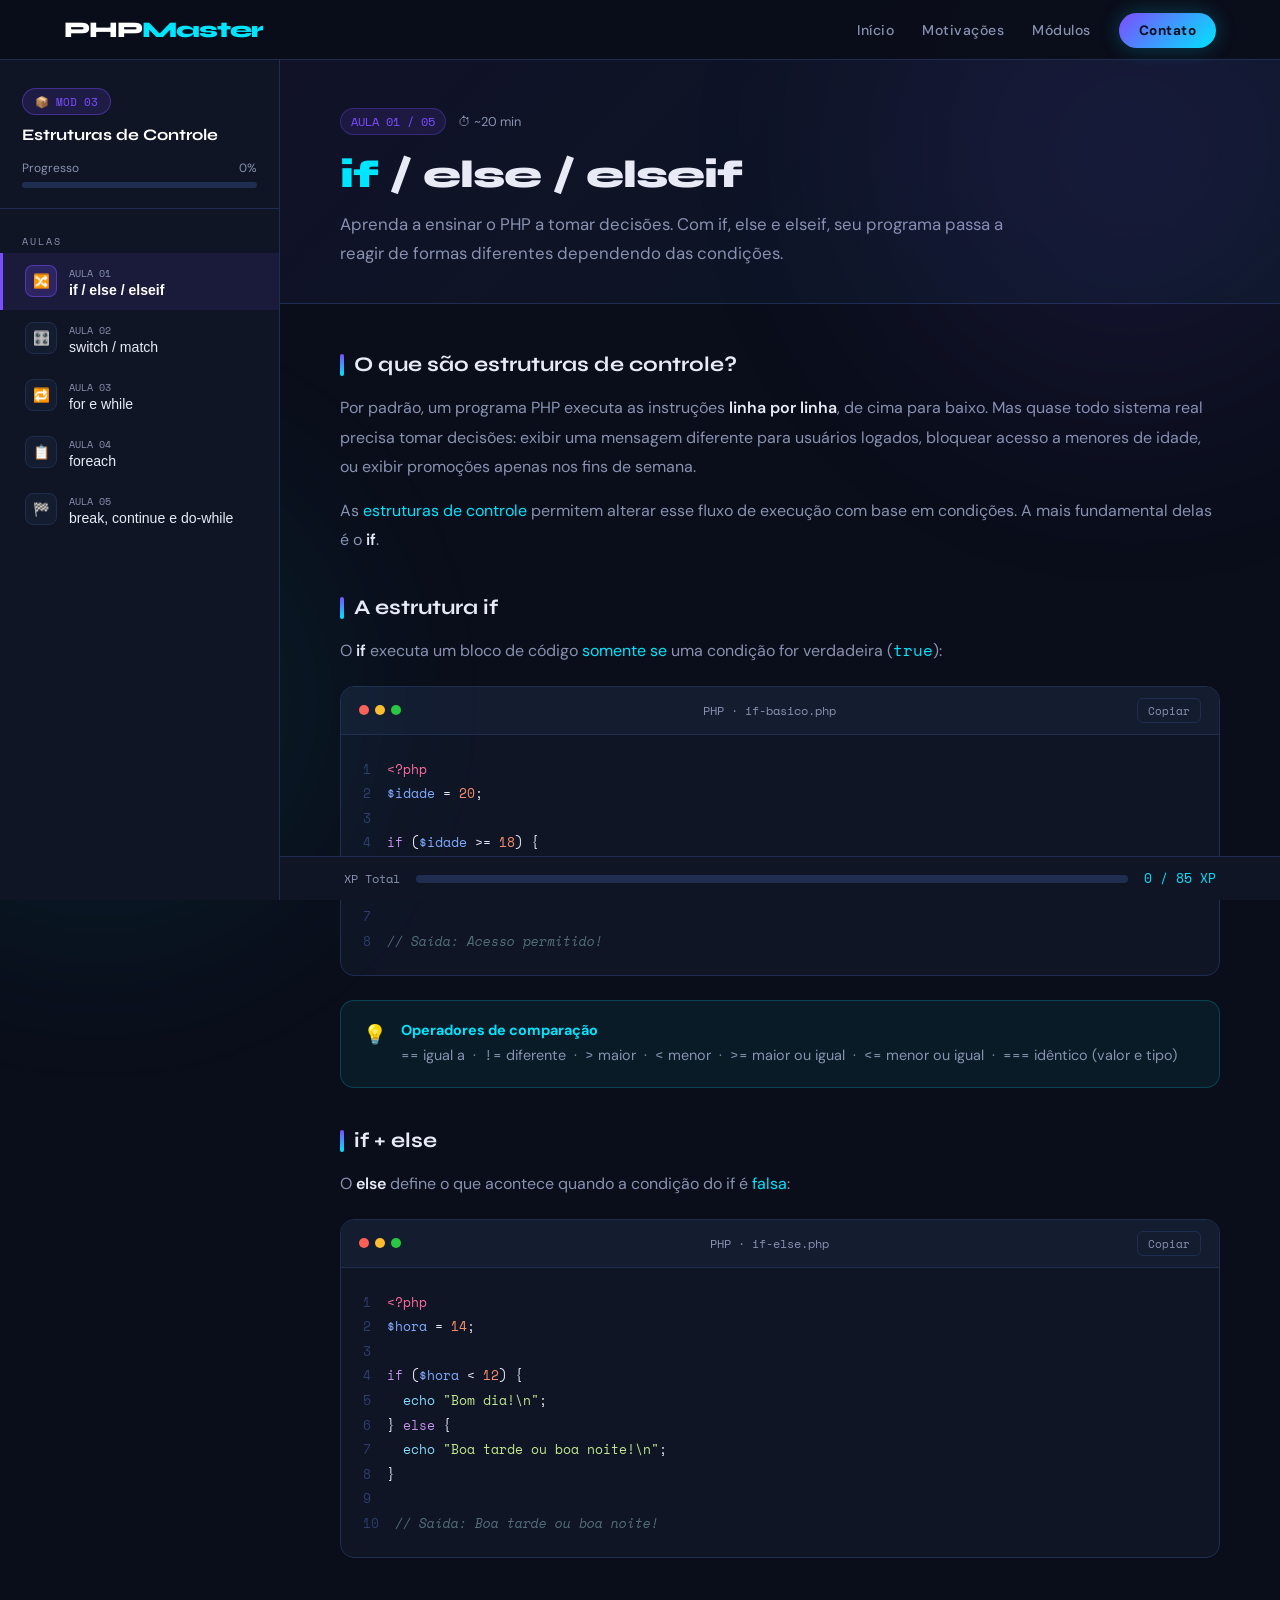
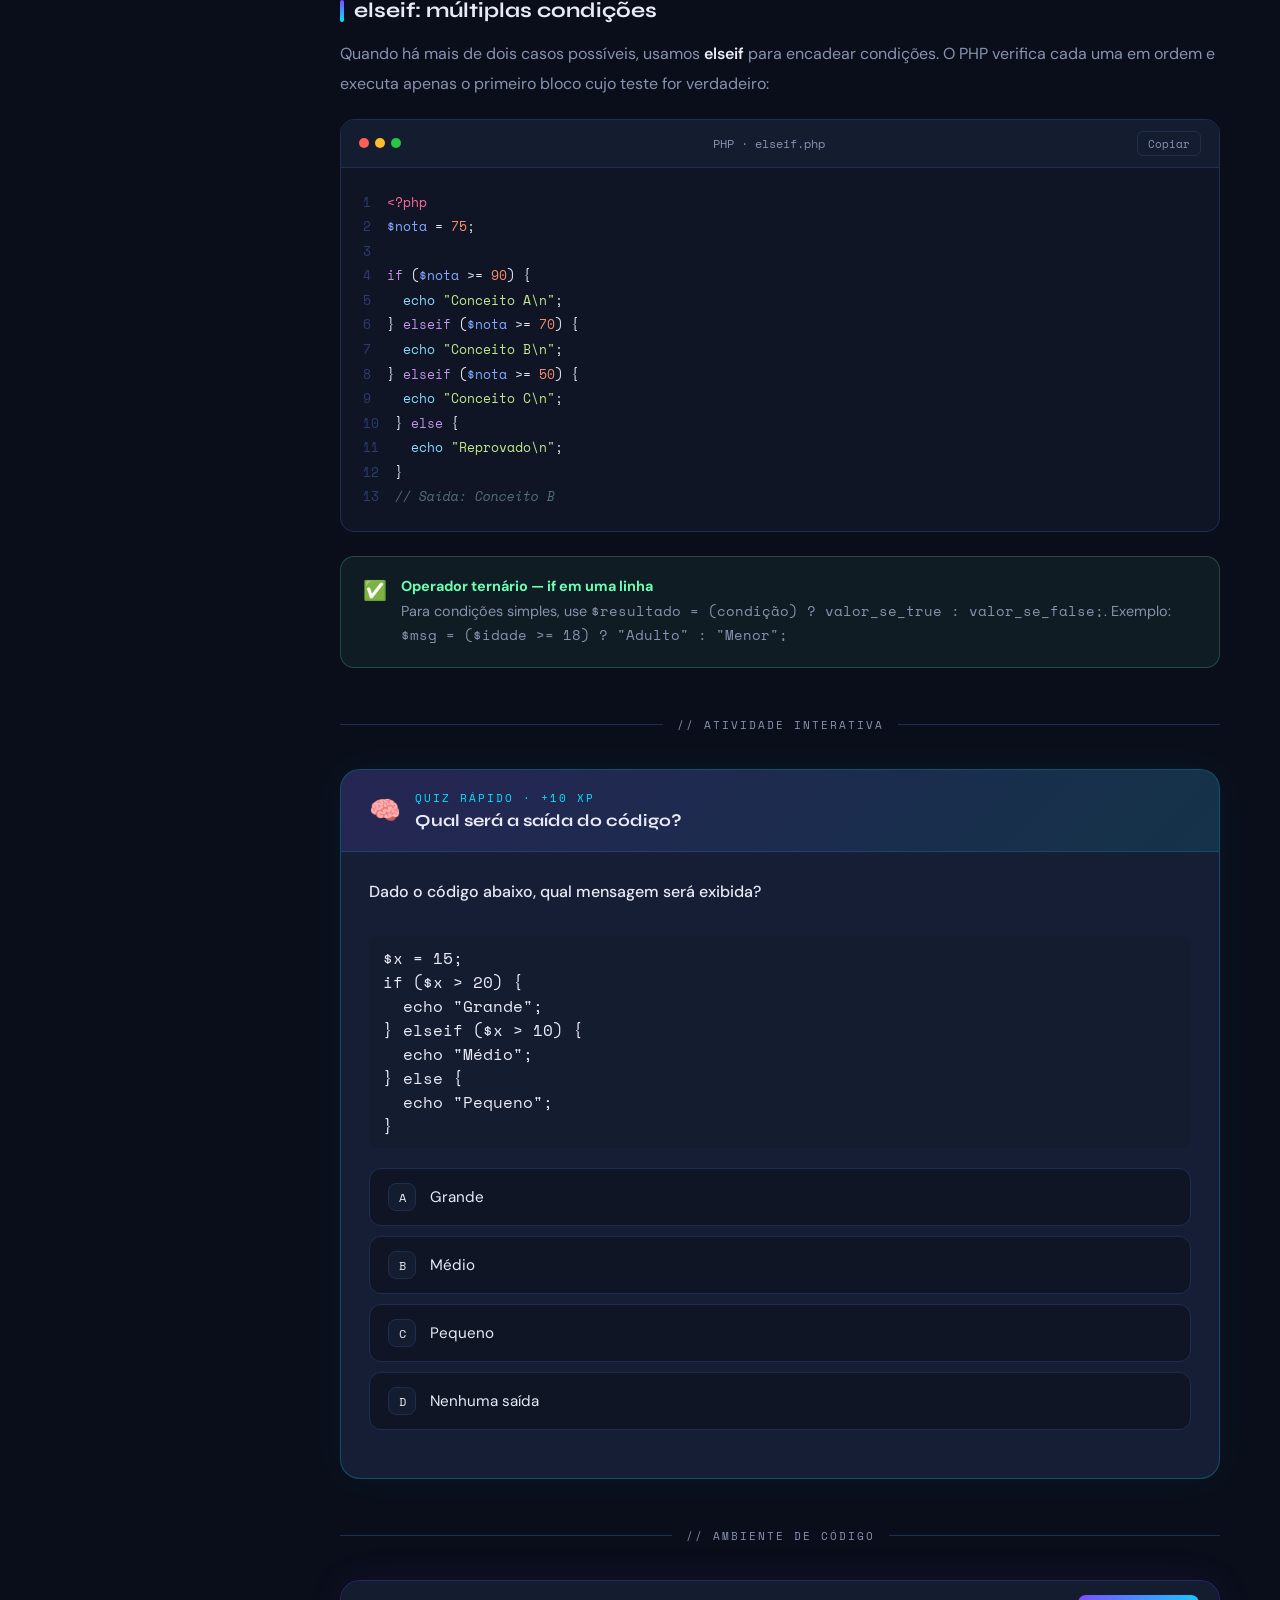
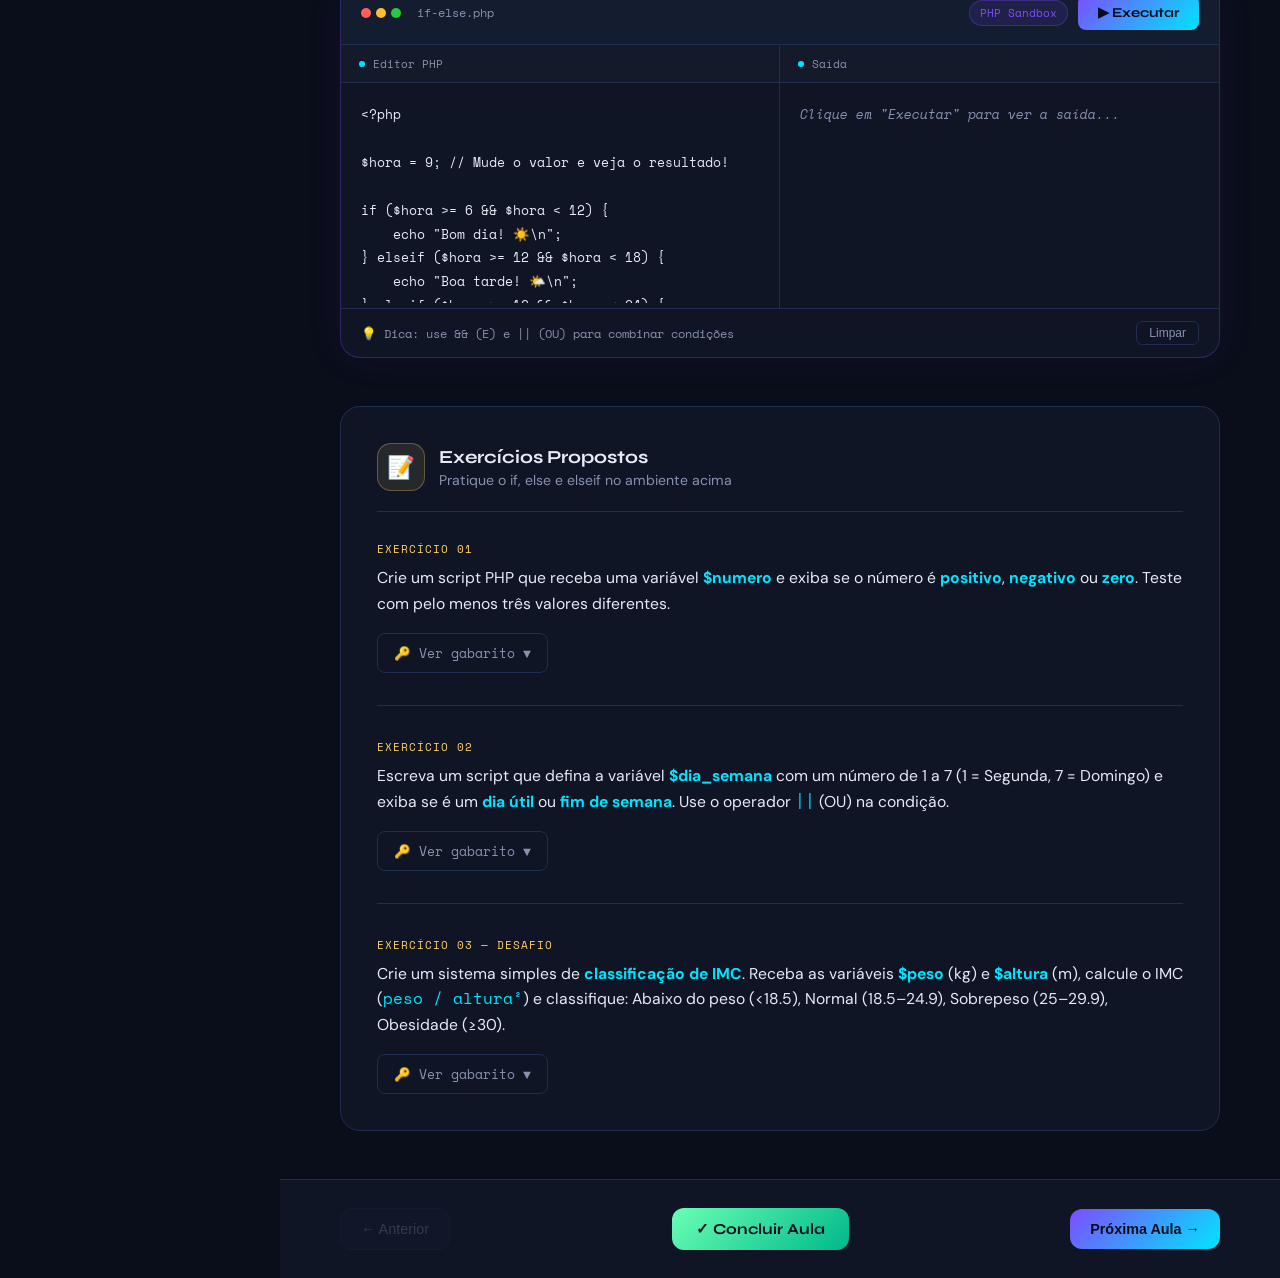
<file: modulo-3.html>
<!DOCTYPE html>
<html lang="pt-BR">
<head>
<meta charset="UTF-8">
<meta name="viewport" content="width=device-width, initial-scale=1.0">
<title>PHPMaster — Módulo 3: Estruturas de Controle</title>
<link rel="stylesheet" href="style.css">
<link href="https://fonts.googleapis.com/css2?family=Space+Mono:wght@400;700&family=Syne:wght@400;600;700;800&family=DM+Sans:ital,wght@0,300;0,400;0,500;1,300&display=swap" rel="stylesheet">
<style>
:root {
  --bg:      #0a0e1a;
  --bg2:     #0f1525;
  --bg3:     #141c30;
  --card:    #161e35;
  --border:  #1f2d50;
  --php:     #7c4dff;
  --accent:  #00e5ff;
  --text:    #e8eaf6;
  --muted:   #8892b0;
  --white:   #ffffff;
  --green:   #69ffb4;
  --yellow:  #ffd166;
  --red:     #ff6b6b;
  --radius:  16px;
}
*{margin:0;padding:0;box-sizing:border-box;}
html{scroll-behavior:smooth;}
body{font-family:'DM Sans',sans-serif;background:var(--bg);color:var(--text);overflow-x:hidden;}

.glow-blob{position:fixed;border-radius:50%;filter:blur(120px);pointer-events:none;z-index:0;opacity:.1;}
.glow-1{width:500px;height:500px;background:var(--php);top:-100px;right:-100px;}
.glow-2{width:400px;height:400px;background:var(--accent);bottom:0;left:-100px;}

nav{
  position:fixed;top:0;left:0;right:0;z-index:200;
  display:flex;align-items:center;justify-content:space-between;
  padding:16px 5%;
  background:rgba(10,14,26,.92);
  backdrop-filter:blur(20px);
  border-bottom:1px solid var(--border);
}
.logo{font-family:'Syne',sans-serif;font-weight:800;font-size:1.4rem;color:var(--white);text-decoration:none;}
.logo span{color:var(--accent);}
.nav-links{display:flex;gap:28px;list-style:none;align-items:center;}
.nav-links a{color:var(--muted);text-decoration:none;font-size:.88rem;font-weight:500;transition:color .2s;}
.nav-links a:hover{color:var(--accent);}
.nav-cta{background:linear-gradient(135deg,var(--php),var(--accent));color:var(--bg)!important;padding:9px 20px;border-radius:50px;font-weight:700!important;}

.layout{display:block;min-height:100vh;padding-top:60px;}

.sidebar{
  position:fixed;top:60px;left:0;bottom:0;width:280px;
  background:var(--bg2);border-right:1px solid var(--border);
  overflow-y:auto;z-index:100;
  padding:28px 0 60px;
}
.sidebar::-webkit-scrollbar{width:4px;}
.sidebar::-webkit-scrollbar-thumb{background:var(--border);border-radius:4px;}

.sidebar-header{padding:0 22px 20px;border-bottom:1px solid var(--border);}
.mod-badge{
  display:inline-flex;align-items:center;gap:6px;
  background:rgba(124,77,255,.15);border:1px solid rgba(124,77,255,.4);
  border-radius:50px;padding:4px 12px;
  font-family:'Space Mono',monospace;font-size:.7rem;color:var(--php);
  margin-bottom:10px;
}
.sidebar-header h2{font-family:'Syne',sans-serif;font-size:1rem;font-weight:700;line-height:1.3;color:var(--white);}
.sidebar-progress{margin-top:14px;}
.prog-label{font-size:.75rem;color:var(--muted);margin-bottom:6px;display:flex;justify-content:space-between;}
.prog-bar{height:6px;background:var(--border);border-radius:50px;overflow:hidden;}
.prog-fill{height:100%;background:linear-gradient(90deg,var(--php),var(--accent));border-radius:50px;transition:width .6s ease;}

.sidebar-nav{padding:16px 0;}
.sidebar-section{padding:8px 22px 4px;font-family:'Space Mono',monospace;font-size:.65rem;color:var(--muted);letter-spacing:2px;text-transform:uppercase;}

.lesson-btn{
  display:flex;align-items:center;gap:12px;
  width:100%;padding:12px 22px;
  background:none;border:none;cursor:pointer;
  text-align:left;transition:all .2s;
  border-left:3px solid transparent;
}
.lesson-btn:hover{background:rgba(255,255,255,.04);}
.lesson-btn.active{background:rgba(124,77,255,.1);border-left-color:var(--php);}
.lesson-btn.completed{border-left-color:var(--green);}

.l-icon{
  width:32px;height:32px;border-radius:8px;
  display:flex;align-items:center;justify-content:center;
  font-size:.85rem;flex-shrink:0;
  background:var(--bg3);border:1px solid var(--border);
}
.lesson-btn.active .l-icon{background:rgba(124,77,255,.2);border-color:rgba(124,77,255,.5);}
.lesson-btn.completed .l-icon{background:rgba(105,255,180,.1);border-color:rgba(105,255,180,.3);}

.l-info{flex:1;}
.l-num{font-family:'Space Mono',monospace;font-size:.65rem;color:var(--muted);}
.l-title{font-size:.88rem;font-weight:500;color:var(--text);margin-top:1px;}
.lesson-btn.active .l-title{color:var(--white);font-weight:600;}

.l-check{font-size:.8rem;color:var(--green);opacity:0;transition:opacity .2s;}
.lesson-btn.completed .l-check{opacity:1;}

.main{margin-left:280px;min-height:100vh;max-width:100%;overflow-x:hidden;}

.lesson-panel{display:none;animation:fadeUp .4s ease;}
.lesson-panel.active{display:block;}
@keyframes fadeUp{from{opacity:0;transform:translateY(16px);}to{opacity:1;transform:translateY(0);}}

.lesson-hero{
  padding:48px 6% 36px;
  background:linear-gradient(135deg,rgba(124,77,255,.06),rgba(0,229,255,.04));
  border-bottom:1px solid var(--border);
}
.lesson-body{padding:48px 6%;}
.lesson-hero > *,.lesson-body > *{max-width:900px;}
.lesson-meta{display:flex;align-items:center;gap:12px;margin-bottom:16px;}
.lesson-num-tag{font-family:'Space Mono',monospace;font-size:.75rem;color:var(--php);background:rgba(124,77,255,.12);border:1px solid rgba(124,77,255,.3);padding:4px 10px;border-radius:50px;}
.lesson-dur{font-size:.8rem;color:var(--muted);}
.lesson-title{font-family:'Syne',sans-serif;font-weight:800;font-size:clamp(1.8rem,3vw,2.6rem);letter-spacing:-1px;margin-bottom:12px;}
.lesson-title em{font-style:normal;color:var(--accent);}
.lesson-desc{color:var(--muted);font-size:1.05rem;line-height:1.7;max-width:680px;}

.content-block{margin-bottom:40px;}

.block-title{
  font-family:'Syne',sans-serif;font-weight:700;font-size:1.3rem;
  margin-bottom:16px;display:flex;align-items:center;gap:10px;
}
.block-title::before{
  content:'';width:4px;height:22px;border-radius:2px;
  background:linear-gradient(180deg,var(--php),var(--accent));
  display:block;flex-shrink:0;
}

.prose{color:var(--muted);line-height:1.85;font-size:1rem;}
.prose strong{color:var(--text);font-weight:600;}
.prose em{color:var(--accent);font-style:normal;}
.prose p{margin-bottom:14px;}
.prose ul{padding-left:20px;margin-bottom:14px;}
.prose ul li{margin-bottom:8px;}
.prose ol{padding-left:20px;margin-bottom:14px;}
.prose ol li{margin-bottom:8px;}
.prose a{color:var(--accent);text-decoration:none;}

.callout{
  border-radius:14px;padding:20px 22px;margin:24px 0;
  display:flex;gap:14px;align-items:flex-start;
}
.callout-info{background:rgba(0,229,255,.06);border:1px solid rgba(0,229,255,.2);}
.callout-tip{background:rgba(105,255,180,.06);border:1px solid rgba(105,255,180,.2);}
.callout-warn{background:rgba(255,209,102,.06);border:1px solid rgba(255,209,102,.2);}
.callout-icon{font-size:1.2rem;flex-shrink:0;margin-top:1px;}
.callout-body{flex:1;}
.callout-body strong{display:block;font-size:.9rem;margin-bottom:4px;color:var(--white);}
.callout-info .callout-body strong{color:var(--accent);}
.callout-tip .callout-body strong{color:var(--green);}
.callout-warn .callout-body strong{color:var(--yellow);}
.callout-body p{font-size:.9rem;color:var(--muted);line-height:1.6;}

.code-block{
  background:var(--bg2);border:1px solid var(--border);
  border-radius:14px;overflow:hidden;margin:20px 0;
}
.cb-header{
  background:var(--bg3);padding:11px 18px;
  display:flex;align-items:center;justify-content:space-between;
  border-bottom:1px solid var(--border);
}
.cb-dots{display:flex;gap:6px;}
.cb-dot{width:10px;height:10px;border-radius:50%;}
.cb-dot:nth-child(1){background:#ff5f57;}
.cb-dot:nth-child(2){background:#febc2e;}
.cb-dot:nth-child(3){background:#28c840;}
.cb-lang{font-family:'Space Mono',monospace;font-size:.72rem;color:var(--muted);}
.cb-copy{
  font-family:'Space Mono',monospace;font-size:.7rem;color:var(--muted);
  background:none;border:1px solid var(--border);border-radius:6px;
  padding:3px 10px;cursor:pointer;transition:all .2s;
}
.cb-copy:hover{color:var(--accent);border-color:var(--accent);}
.cb-body{
  padding:22px;font-family:'Space Mono',monospace;
  font-size:.83rem;line-height:1.85;overflow-x:auto;
}
.c-tag{color:#ff6b9d;} .c-var{color:#82aaff;} .c-str{color:#c3e88d;}
.c-kw{color:#c792ea;}  .c-fn{color:#89ddff;}  .c-num{color:#f78c6c;}
.c-cmt{color:#546e7a;font-style:italic;} .c-out{color:#ffd166;}
.ln{color:#2d3d6b;user-select:none;margin-right:16px;}

.section-divider{
  display:flex;align-items:center;gap:14px;margin:48px 0 36px;
}
.section-divider hr{flex:1;border:none;border-top:1px solid var(--border);}
.section-divider span{
  font-family:'Space Mono',monospace;font-size:.7rem;
  color:var(--muted);letter-spacing:2px;white-space:nowrap;
}

.activity-card{
  background:var(--card);border:1px solid rgba(0,229,255,.25);
  border-radius:20px;overflow:hidden;margin:36px 0;
  box-shadow:0 0 40px rgba(0,229,255,.05);
}
.activity-header{
  background:linear-gradient(135deg,rgba(124,77,255,.15),rgba(0,229,255,.1));
  padding:20px 28px;display:flex;align-items:center;gap:14px;
  border-bottom:1px solid rgba(0,229,255,.15);
}
.activity-icon{font-size:1.6rem;}
.activity-header-info{flex:1;}
.activity-tag{
  font-family:'Space Mono',monospace;font-size:.67rem;
  color:var(--accent);letter-spacing:2px;text-transform:uppercase;margin-bottom:4px;
}
.activity-header h3{font-family:'Syne',sans-serif;font-weight:700;font-size:1.05rem;}
.activity-body{padding:28px;}

.quiz-question{font-size:1rem;font-weight:500;color:var(--text);margin-bottom:20px;line-height:1.5;}
.quiz-options{display:flex;flex-direction:column;gap:10px;margin-bottom:20px;}
.quiz-opt{
  display:flex;align-items:center;gap:14px;
  background:var(--bg2);border:1.5px solid var(--border);
  border-radius:12px;padding:14px 18px;cursor:pointer;
  transition:all .2s;font-size:.95rem;
}
.quiz-opt:hover{border-color:var(--php);background:rgba(124,77,255,.06);}
.quiz-opt.correct{border-color:var(--green);background:rgba(105,255,180,.08);color:var(--green);}
.quiz-opt.wrong{border-color:var(--red);background:rgba(255,107,107,.08);color:var(--red);}
.quiz-opt-letter{
  width:28px;height:28px;border-radius:8px;
  background:var(--bg3);border:1px solid var(--border);
  display:flex;align-items:center;justify-content:center;
  font-family:'Space Mono',monospace;font-size:.75rem;flex-shrink:0;
  transition:all .2s;
}
.quiz-opt.correct .quiz-opt-letter{background:var(--green);color:var(--bg);border-color:var(--green);}
.quiz-opt.wrong .quiz-opt-letter{background:var(--red);color:var(--white);border-color:var(--red);}
.quiz-feedback{
  padding:14px 18px;border-radius:12px;font-size:.9rem;
  display:none;margin-bottom:16px;line-height:1.5;
}
.quiz-feedback.show{display:block;}
.quiz-feedback.correct-fb{background:rgba(105,255,180,.08);border:1px solid rgba(105,255,180,.3);color:var(--green);}
.quiz-feedback.wrong-fb{background:rgba(255,107,107,.08);border:1px solid rgba(255,107,107,.3);color:var(--red);}

.drag-area{display:flex;flex-wrap:wrap;gap:10px;margin-bottom:20px;}
.drag-chip{
  background:var(--bg2);border:1.5px solid var(--border);
  border-radius:8px;padding:8px 16px;
  font-family:'Space Mono',monospace;font-size:.8rem;
  cursor:grab;user-select:none;transition:all .2s;
  color:var(--accent);
}
.drag-chip:hover{border-color:var(--accent);background:rgba(0,229,255,.06);}
.drag-chip.dragging{opacity:.4;}
.drop-zones{display:flex;flex-direction:column;gap:10px;margin-bottom:20px;}
.drop-zone{
  min-height:50px;border:2px dashed var(--border);
  border-radius:12px;padding:10px 16px;
  display:flex;align-items:center;gap:12px;
  transition:all .2s;font-size:.9rem;color:var(--muted);
}
.drop-zone.drag-over{border-color:var(--accent);background:rgba(0,229,255,.06);}
.drop-zone .zone-label{font-family:'Space Mono',monospace;font-size:.75rem;color:var(--muted);min-width:180px;}
.drop-zone .placed-chip{
  background:rgba(124,77,255,.15);border:1px solid rgba(124,77,255,.4);
  border-radius:6px;padding:5px 12px;font-family:'Space Mono',monospace;
  font-size:.8rem;color:var(--php);cursor:pointer;
}
.drop-zone.correct-zone{border-color:var(--green);background:rgba(105,255,180,.06);}
.drop-zone.wrong-zone{border-color:var(--red);background:rgba(255,107,107,.06);}

.fitb-sentence{font-size:1rem;line-height:2.5;color:var(--text);margin-bottom:20px;}
.fitb-input{
  display:inline-block;background:var(--bg2);
  border:1.5px solid var(--border);border-radius:8px;
  padding:4px 12px;font-family:'Space Mono',monospace;
  font-size:.85rem;color:var(--accent);outline:none;
  width:130px;text-align:center;transition:all .2s;
  vertical-align:middle;
}
.fitb-input:focus{border-color:var(--accent);}
.fitb-input.correct{border-color:var(--green);color:var(--green);}
.fitb-input.wrong{border-color:var(--red);color:var(--red);}

.xp-reward{
  display:flex;align-items:center;gap:14px;
  background:linear-gradient(135deg,rgba(105,255,180,.08),rgba(0,229,255,.05));
  border:1px solid rgba(105,255,180,.25);border-radius:12px;
  padding:14px 20px;margin-top:16px;display:none;
}
.xp-reward.show{display:flex;}
.xp-icon{font-size:1.5rem;}
.xp-text{font-size:.9rem;}
.xp-text strong{color:var(--green);}

.activity-actions{display:flex;gap:12px;margin-top:8px;flex-wrap:wrap;}
.act-btn{
  padding:10px 22px;border-radius:10px;font-family:'Syne',sans-serif;
  font-weight:600;font-size:.88rem;cursor:pointer;transition:all .25s;border:none;
}
.act-btn-primary{background:linear-gradient(135deg,var(--php),var(--accent));color:var(--bg);}
.act-btn-primary:hover{transform:translateY(-2px);box-shadow:0 6px 20px rgba(0,229,255,.3);}
.act-btn-secondary{background:var(--bg2);color:var(--muted);border:1px solid var(--border);}
.act-btn-secondary:hover{border-color:var(--muted);color:var(--text);}

.sandbox-wrap{
  background:var(--bg2);border:1px solid rgba(124,77,255,.3);
  border-radius:20px;overflow:hidden;margin:36px 0;
  box-shadow:0 0 40px rgba(124,77,255,.07);
}
.sandbox-header{
  background:var(--bg3);padding:14px 20px;
  display:flex;align-items:center;justify-content:space-between;
  border-bottom:1px solid var(--border);
}
.sandbox-title{display:flex;align-items:center;gap:10px;}
.sandbox-title .s-dots{display:flex;gap:5px;}
.sandbox-title .s-dot{width:10px;height:10px;border-radius:50%;}
.s-dot:nth-child(1){background:#ff5f57;}
.s-dot:nth-child(2){background:#febc2e;}
.s-dot:nth-child(3){background:#28c840;}
.sandbox-title span{font-family:'Space Mono',monospace;font-size:.75rem;color:var(--muted);margin-left:6px;}
.sandbox-actions{display:flex;gap:10px;align-items:center;}
.sandbox-tag{
  font-family:'Space Mono',monospace;font-size:.68rem;
  color:var(--php);background:rgba(124,77,255,.12);
  border:1px solid rgba(124,77,255,.3);border-radius:50px;padding:4px 10px;
}
.run-btn{
  background:linear-gradient(135deg,var(--php),var(--accent));
  color:var(--bg);border:none;padding:9px 20px;border-radius:8px;
  font-family:'Syne',sans-serif;font-weight:700;font-size:.85rem;
  cursor:pointer;transition:all .25s;display:flex;align-items:center;gap:7px;
}
.run-btn:hover{transform:translateY(-2px);box-shadow:0 6px 20px rgba(0,229,255,.35);}
.run-btn:active{transform:scale(.97);}

.sandbox-grid{display:grid;grid-template-columns:1fr 1fr;}
.sandbox-editor-wrap{border-right:1px solid var(--border);}
.sandbox-pane-label{
  padding:10px 18px;background:rgba(255,255,255,.02);
  border-bottom:1px solid var(--border);
  font-family:'Space Mono',monospace;font-size:.7rem;color:var(--muted);
  display:flex;align-items:center;gap:8px;
}
.sandbox-pane-label .dot{width:6px;height:6px;border-radius:50%;background:var(--accent);}
.sandbox-editor{
  width:100%;min-height:220px;padding:20px;resize:none;
  background:transparent;border:none;outline:none;
  font-family:'Space Mono',monospace;font-size:.83rem;
  line-height:1.8;color:var(--text);tab-size:2;
}
.sandbox-output{
  padding:20px;font-family:'Space Mono',monospace;
  font-size:.83rem;line-height:1.8;min-height:220px;
  color:var(--green);white-space:pre-wrap;word-break:break-word;
}
.sandbox-output.error{color:var(--red);}
.sandbox-output .out-placeholder{color:var(--muted);font-style:italic;}

.sandbox-footer{
  padding:12px 20px;border-top:1px solid var(--border);
  display:flex;align-items:center;gap:10px;
  font-size:.78rem;color:var(--muted);
}
.sandbox-note{font-family:'Space Mono',monospace;}
.sandbox-clear{
  margin-left:auto;background:none;border:1px solid var(--border);
  color:var(--muted);border-radius:6px;padding:4px 12px;
  font-size:.75rem;cursor:pointer;transition:all .2s;
}
.sandbox-clear:hover{border-color:var(--red);color:var(--red);}

.exercises-section{
  background:var(--bg2);border:1px solid var(--border);
  border-radius:20px;padding:36px;margin-top:48px;
}
.ex-header{
  display:flex;align-items:center;gap:14px;margin-bottom:28px;
  padding-bottom:20px;border-bottom:1px solid var(--border);
}
.ex-icon{
  width:48px;height:48px;border-radius:14px;
  background:rgba(255,209,102,.1);border:1px solid rgba(255,209,102,.3);
  display:flex;align-items:center;justify-content:center;font-size:1.4rem;
}
.ex-header-info h3{font-family:'Syne',sans-serif;font-weight:700;font-size:1.15rem;}
.ex-header-info p{color:var(--muted);font-size:.88rem;margin-top:3px;}

.exercise{margin-bottom:32px;padding-bottom:32px;border-bottom:1px solid var(--border);}
.exercise:last-of-type{margin-bottom:0;padding-bottom:0;border-bottom:none;}
.ex-num{font-family:'Space Mono',monospace;font-size:.7rem;color:var(--yellow);margin-bottom:8px;letter-spacing:1px;}
.ex-question{font-size:.98rem;line-height:1.65;color:var(--text);margin-bottom:16px;}
.ex-question strong{color:var(--accent);}

.gabarito-toggle{
  display:flex;align-items:center;gap:8px;
  background:none;border:1px solid var(--border);
  border-radius:8px;padding:9px 16px;color:var(--muted);
  font-size:.83rem;cursor:pointer;transition:all .2s;font-family:'Space Mono',monospace;
  margin-top:12px;
}
.gabarito-toggle:hover{border-color:var(--yellow);color:var(--yellow);}
.gabarito-toggle .arrow{transition:transform .25s;}
.gabarito-toggle.open .arrow{transform:rotate(180deg);}
.gabarito-body{
  margin-top:14px;padding:20px;
  background:rgba(255,209,102,.04);border:1px solid rgba(255,209,102,.2);
  border-radius:12px;display:none;animation:fadeUp .3s ease;
}
.gabarito-body.open{display:block;}
.gabarito-body .gab-label{
  font-family:'Space Mono',monospace;font-size:.7rem;color:var(--yellow);
  letter-spacing:2px;margin-bottom:12px;
}
.gabarito-body .prose{font-size:.9rem;}

.lesson-nav{
  display:flex;align-items:center;justify-content:space-between;
  padding:28px 6%;border-top:1px solid var(--border);
  background:var(--bg2);
}
.nav-lesson-btn{
  display:flex;align-items:center;gap:10px;
  background:var(--card);border:1px solid var(--border);
  border-radius:12px;padding:12px 20px;cursor:pointer;
  transition:all .25s;text-decoration:none;
  font-size:.9rem;color:var(--muted);
}
.nav-lesson-btn:hover{border-color:var(--accent);color:var(--text);}
.nav-lesson-btn.primary{
  background:linear-gradient(135deg,var(--php),var(--accent));
  color:var(--bg);border:none;font-weight:700;
}
.nav-lesson-btn.primary:hover{transform:translateY(-2px);box-shadow:0 8px 24px rgba(0,229,255,.3);color:var(--bg);}
.nav-lesson-btn.disabled{opacity:.3;pointer-events:none;}
.complete-btn{
  display:flex;align-items:center;gap:10px;
  background:linear-gradient(135deg,var(--green),#00b88a);
  color:var(--bg);border:none;border-radius:12px;padding:12px 24px;
  font-family:'Syne',sans-serif;font-weight:700;font-size:.95rem;
  cursor:pointer;transition:all .25s;
}
.complete-btn:hover{transform:translateY(-2px);box-shadow:0 8px 24px rgba(105,255,180,.3);}

.xp-bar-total{
  position:fixed;bottom:0;left:280px;right:0;
  background:var(--bg2);border-top:1px solid var(--border);
  padding:12px 5%;display:flex;align-items:center;gap:16px;
  z-index:50;
}
.xp-label{font-family:'Space Mono',monospace;font-size:.72rem;color:var(--muted);white-space:nowrap;}
.xp-track{flex:1;height:8px;background:var(--border);border-radius:50px;overflow:hidden;}
.xp-fill{height:100%;background:linear-gradient(90deg,var(--php),var(--accent));border-radius:50px;transition:width .6s ease;width:0%;}
.xp-count{font-family:'Space Mono',monospace;font-size:.8rem;color:var(--accent);white-space:nowrap;}

.toast{
  position:fixed;bottom:60px;right:28px;
  background:var(--card);border:1px solid var(--green);color:var(--green);
  border-radius:14px;padding:14px 20px;font-size:.88rem;font-weight:500;
  z-index:9999;display:none;box-shadow:0 10px 30px rgba(0,0,0,.4);
  animation:slideIn .3s ease;
}
@keyframes slideIn{from{transform:translateX(80px);opacity:0;}to{transform:translateX(0);opacity:1;}}

.menu-toggle{
  display:none;
  background:none;border:1px solid var(--border);
  border-radius:8px;padding:7px 10px;cursor:pointer;
  color:var(--muted);font-size:1.1rem;line-height:1;
  transition:all .2s;
}
.menu-toggle:hover{border-color:var(--accent);color:var(--accent);}

.sidebar-overlay{
  display:none;position:fixed;inset:0;
  background:rgba(0,0,0,.6);z-index:99;
}
.sidebar-overlay.open{display:block;}

@media(max-width:900px){
  .menu-toggle{display:block;}
  .nav-links li:not(:last-child){display:none;}
  .layout{grid-template-columns:1fr;}
  .main{margin-left:0;}
  .sidebar{
    transform:translateX(-100%);
    transition:transform .3s ease;
    width:min(280px, 85vw);
    z-index:150;
  }
  .sidebar.open{transform:translateX(0);}
  .lesson-hero,.lesson-body{padding-left:5%;padding-right:5%;}
  .sandbox-grid{grid-template-columns:1fr;}
  .sandbox-editor-wrap{border-right:none;border-bottom:1px solid var(--border);}
  .xp-bar-total{left:0;}
  .lesson-nav{flex-wrap:wrap;gap:10px;padding:20px 5%;}
  .nav-lesson-btn{flex:1;min-width:120px;justify-content:center;}
  .drop-zone .zone-label{min-width:80px;font-size:.68rem;}
  .fitb-input{width:100px;font-size:.78rem;}
  .exercises-section{padding:24px 18px;}
  .callout{flex-direction:column;gap:8px;}
}
@media(max-width:480px){
  .lesson-title{font-size:1.5rem;}
  .sandbox-header{flex-wrap:wrap;gap:8px;}
  .sandbox-actions{flex-wrap:wrap;}
  .activity-header{flex-wrap:wrap;}
  .activity-body{padding:18px;}
  .activity-actions{flex-direction:column;}
  .act-btn{width:100%;text-align:center;}
  .nav-lesson-btn span{display:none;}
}
</style>
</head>
<body>

<div class="glow-blob glow-1"></div>
<div class="glow-blob glow-2"></div>
<div class="toast" id="toast"></div>

<!-- NAV -->
<nav>
  <a class="logo" href="index.html">PHP<span>Master</span></a>
  <ul class="nav-links">
    <li><a href="index.html">Início</a></li>
    <li><a href="motivacoes.html">Motivações</a></li>
    <li><a href="modulos.html">Módulos</a></li>
    <li><a href="contato.html" class="nav-cta">Contato</a></li>
  </ul>
  <button class="menu-toggle" id="menuToggle" aria-label="Abrir menu de aulas">☰</button>
</nav>
<div class="sidebar-overlay" id="sidebarOverlay"></div>

<div class="layout">

  <!-- SIDEBAR -->
  <aside class="sidebar">
    <div class="sidebar-header">
      <div class="mod-badge">📦 MOD 03</div>
      <h2>Estruturas de Controle</h2>
      <div class="sidebar-progress">
        <div class="prog-label"><span>Progresso</span><span id="prog-pct">0%</span></div>
        <div class="prog-bar"><div class="prog-fill" id="prog-fill" style="width:0%"></div></div>
      </div>
    </div>
    <div class="sidebar-nav">
      <div class="sidebar-section">Aulas</div>
      <button class="lesson-btn active" onclick="goToLesson(0)" id="lb-0">
        <div class="l-icon">🔀</div>
        <div class="l-info"><div class="l-num">AULA 01</div><div class="l-title">if / else / elseif</div></div>
        <span class="l-check">✓</span>
      </button>
      <button class="lesson-btn" onclick="goToLesson(1)" id="lb-1">
        <div class="l-icon">🎛️</div>
        <div class="l-info"><div class="l-num">AULA 02</div><div class="l-title">switch / match</div></div>
        <span class="l-check">✓</span>
      </button>
      <button class="lesson-btn" onclick="goToLesson(2)" id="lb-2">
        <div class="l-icon">🔁</div>
        <div class="l-info"><div class="l-num">AULA 03</div><div class="l-title">for e while</div></div>
        <span class="l-check">✓</span>
      </button>
      <button class="lesson-btn" onclick="goToLesson(3)" id="lb-3">
        <div class="l-icon">📋</div>
        <div class="l-info"><div class="l-num">AULA 04</div><div class="l-title">foreach</div></div>
        <span class="l-check">✓</span>
      </button>
      <button class="lesson-btn" onclick="goToLesson(4)" id="lb-4">
        <div class="l-icon">🏁</div>
        <div class="l-info"><div class="l-num">AULA 05</div><div class="l-title">break, continue e do-while</div></div>
        <span class="l-check">✓</span>
      </button>
    </div>
  </aside>

  <!-- MAIN -->
  <main class="main">

    <!-- ══════════ AULA 1 ══════════ -->
    <div class="lesson-panel active" id="lesson-0">
      <div class="lesson-hero">
        <div class="lesson-meta">
          <span class="lesson-num-tag">AULA 01 / 05</span>
          <span class="lesson-dur">⏱ ~20 min</span>
        </div>
        <h1 class="lesson-title"><em>if</em> / else / elseif</h1>
        <p class="lesson-desc">Aprenda a ensinar o PHP a tomar decisões. Com if, else e elseif, seu programa passa a reagir de formas diferentes dependendo das condições.</p>
      </div>

      <div class="lesson-body">

        <div class="content-block">
          <h2 class="block-title">O que são estruturas de controle?</h2>
          <div class="prose">
            <p>Por padrão, um programa PHP executa as instruções <strong>linha por linha</strong>, de cima para baixo. Mas quase todo sistema real precisa tomar decisões: exibir uma mensagem diferente para usuários logados, bloquear acesso a menores de idade, ou exibir promoções apenas nos fins de semana.</p>
            <p>As <em>estruturas de controle</em> permitem alterar esse fluxo de execução com base em condições. A mais fundamental delas é o <strong>if</strong>.</p>
          </div>
        </div>

        <div class="content-block">
          <h2 class="block-title">A estrutura if</h2>
          <div class="prose">
            <p>O <strong>if</strong> executa um bloco de código <em>somente se</em> uma condição for verdadeira (<code style="font-family:'Space Mono',monospace;color:var(--accent);">true</code>):</p>
          </div>
          <div class="code-block">
            <div class="cb-header">
              <div class="cb-dots"><div class="cb-dot"></div><div class="cb-dot"></div><div class="cb-dot"></div></div>
              <span class="cb-lang">PHP · if-basico.php</span>
              <button class="cb-copy" onclick="copyCode(this)">Copiar</button>
            </div>
            <div class="cb-body">
<span class="ln">1</span><span class="c-tag">&lt;?php</span><br>
<span class="ln">2</span><span class="c-var">$idade</span> = <span class="c-num">20</span>;<br>
<span class="ln">3</span><br>
<span class="ln">4</span><span class="c-kw">if</span> (<span class="c-var">$idade</span> >= <span class="c-num">18</span>) {<br>
<span class="ln">5</span>&nbsp;&nbsp;<span class="c-fn">echo</span> <span class="c-str">"Acesso permitido!\n"</span>;<br>
<span class="ln">6</span>}<br>
<span class="ln">7</span><br>
<span class="ln">8</span><span class="c-cmt">// Saída: Acesso permitido!</span>
            </div>
          </div>
          <div class="callout callout-info">
            <div class="callout-icon">💡</div>
            <div class="callout-body">
              <strong>Operadores de comparação</strong>
              <p><code style="font-family:'Space Mono',monospace;">==</code> igual a &nbsp;·&nbsp; <code style="font-family:'Space Mono',monospace;">!=</code> diferente &nbsp;·&nbsp; <code style="font-family:'Space Mono',monospace;">&gt;</code> maior &nbsp;·&nbsp; <code style="font-family:'Space Mono',monospace;">&lt;</code> menor &nbsp;·&nbsp; <code style="font-family:'Space Mono',monospace;">&gt;=</code> maior ou igual &nbsp;·&nbsp; <code style="font-family:'Space Mono',monospace;">&lt;=</code> menor ou igual &nbsp;·&nbsp; <code style="font-family:'Space Mono',monospace;">===</code> idêntico (valor e tipo)</p>
            </div>
          </div>
        </div>

        <div class="content-block">
          <h2 class="block-title">if + else</h2>
          <div class="prose">
            <p>O <strong>else</strong> define o que acontece quando a condição do if é <em>falsa</em>:</p>
          </div>
          <div class="code-block">
            <div class="cb-header">
              <div class="cb-dots"><div class="cb-dot"></div><div class="cb-dot"></div><div class="cb-dot"></div></div>
              <span class="cb-lang">PHP · if-else.php</span>
              <button class="cb-copy" onclick="copyCode(this)">Copiar</button>
            </div>
            <div class="cb-body">
<span class="ln">1</span><span class="c-tag">&lt;?php</span><br>
<span class="ln">2</span><span class="c-var">$hora</span> = <span class="c-num">14</span>;<br>
<span class="ln">3</span><br>
<span class="ln">4</span><span class="c-kw">if</span> (<span class="c-var">$hora</span> < <span class="c-num">12</span>) {<br>
<span class="ln">5</span>&nbsp;&nbsp;<span class="c-fn">echo</span> <span class="c-str">"Bom dia!\n"</span>;<br>
<span class="ln">6</span>} <span class="c-kw">else</span> {<br>
<span class="ln">7</span>&nbsp;&nbsp;<span class="c-fn">echo</span> <span class="c-str">"Boa tarde ou boa noite!\n"</span>;<br>
<span class="ln">8</span>}<br>
<span class="ln">9</span><br>
<span class="ln">10</span><span class="c-cmt">// Saída: Boa tarde ou boa noite!</span>
            </div>
          </div>
        </div>

        <div class="content-block">
          <h2 class="block-title">elseif: múltiplas condições</h2>
          <div class="prose">
            <p>Quando há mais de dois casos possíveis, usamos <strong>elseif</strong> para encadear condições. O PHP verifica cada uma em ordem e executa apenas o primeiro bloco cujo teste for verdadeiro:</p>
          </div>
          <div class="code-block">
            <div class="cb-header">
              <div class="cb-dots"><div class="cb-dot"></div><div class="cb-dot"></div><div class="cb-dot"></div></div>
              <span class="cb-lang">PHP · elseif.php</span>
              <button class="cb-copy" onclick="copyCode(this)">Copiar</button>
            </div>
            <div class="cb-body">
<span class="ln">1</span><span class="c-tag">&lt;?php</span><br>
<span class="ln">2</span><span class="c-var">$nota</span> = <span class="c-num">75</span>;<br>
<span class="ln">3</span><br>
<span class="ln">4</span><span class="c-kw">if</span> (<span class="c-var">$nota</span> >= <span class="c-num">90</span>) {<br>
<span class="ln">5</span>&nbsp;&nbsp;<span class="c-fn">echo</span> <span class="c-str">"Conceito A\n"</span>;<br>
<span class="ln">6</span>} <span class="c-kw">elseif</span> (<span class="c-var">$nota</span> >= <span class="c-num">70</span>) {<br>
<span class="ln">7</span>&nbsp;&nbsp;<span class="c-fn">echo</span> <span class="c-str">"Conceito B\n"</span>;<br>
<span class="ln">8</span>} <span class="c-kw">elseif</span> (<span class="c-var">$nota</span> >= <span class="c-num">50</span>) {<br>
<span class="ln">9</span>&nbsp;&nbsp;<span class="c-fn">echo</span> <span class="c-str">"Conceito C\n"</span>;<br>
<span class="ln">10</span>} <span class="c-kw">else</span> {<br>
<span class="ln">11</span>&nbsp;&nbsp;<span class="c-fn">echo</span> <span class="c-str">"Reprovado\n"</span>;<br>
<span class="ln">12</span>}<br>
<span class="ln">13</span><span class="c-cmt">// Saída: Conceito B</span>
            </div>
          </div>
          <div class="callout callout-tip">
            <div class="callout-icon">✅</div>
            <div class="callout-body">
              <strong>Operador ternário — if em uma linha</strong>
              <p>Para condições simples, use <code style="font-family:'Space Mono',monospace;">$resultado = (condição) ? valor_se_true : valor_se_false;</code>. Exemplo: <code style="font-family:'Space Mono',monospace;">$msg = ($idade >= 18) ? "Adulto" : "Menor";</code></p>
            </div>
          </div>
        </div>

        <div class="section-divider"><hr><span>// ATIVIDADE INTERATIVA</span><hr></div>

        <!-- ATIVIDADE 1: QUIZ -->
        <div class="activity-card">
          <div class="activity-header">
            <div class="activity-icon">🧠</div>
            <div class="activity-header-info">
              <div class="activity-tag">Quiz rápido · +10 XP</div>
              <h3>Qual será a saída do código?</h3>
            </div>
          </div>
          <div class="activity-body">
            <p class="quiz-question">Dado o código abaixo, qual mensagem será exibida?<br><br>
            <code style="font-family:'Space Mono',monospace;background:var(--bg3);padding:10px 14px;border-radius:8px;display:block;margin-top:8px;color:var(--text);">$x = 15;<br>if ($x > 20) {<br>&nbsp;&nbsp;echo "Grande";<br>} elseif ($x > 10) {<br>&nbsp;&nbsp;echo "Médio";<br>} else {<br>&nbsp;&nbsp;echo "Pequeno";<br>}</code></p>
            <div class="quiz-options">
              <div class="quiz-opt" onclick="answerQuiz(this,'wrong','0-0')"><div class="quiz-opt-letter">A</div> Grande</div>
              <div class="quiz-opt" onclick="answerQuiz(this,'correct','0-0')"><div class="quiz-opt-letter">B</div> Médio</div>
              <div class="quiz-opt" onclick="answerQuiz(this,'wrong','0-0')"><div class="quiz-opt-letter">C</div> Pequeno</div>
              <div class="quiz-opt" onclick="answerQuiz(this,'wrong','0-0')"><div class="quiz-opt-letter">D</div> Nenhuma saída</div>
            </div>
            <div class="quiz-feedback" id="qfb-0-0"></div>
            <div class="xp-reward" id="xp-0-0"><div class="xp-icon">🎯</div><div class="xp-text">Correto! <strong>+10 XP!</strong> Como 15 &gt; 10, o elseif é verdadeiro e imprime "Médio".</div></div>
          </div>
        </div>

        <div class="section-divider"><hr><span>// AMBIENTE DE CÓDIGO</span><hr></div>

        <div class="sandbox-wrap">
          <div class="sandbox-header">
            <div class="sandbox-title">
              <div class="s-dots"><div class="s-dot"></div><div class="s-dot"></div><div class="s-dot"></div></div>
              <span>if-else.php</span>
            </div>
            <div class="sandbox-actions">
              <span class="sandbox-tag">PHP Sandbox</span>
              <button class="run-btn" onclick="runCode('sb-1')">▶ Executar</button>
            </div>
          </div>
          <div class="sandbox-grid">
            <div class="sandbox-editor-wrap">
              <div class="sandbox-pane-label"><div class="dot"></div> Editor PHP</div>
              <textarea class="sandbox-editor" id="sb-1" spellcheck="false">&lt;?php

$hora = 9; // Mude o valor e veja o resultado!

if ($hora >= 6 && $hora < 12) {
    echo "Bom dia! ☀️\n";
} elseif ($hora >= 12 && $hora < 18) {
    echo "Boa tarde! 🌤️\n";
} elseif ($hora >= 18 && $hora < 24) {
    echo "Boa noite! 🌙\n";
} else {
    echo "Você está acordado de madrugada! 🦉\n";
}

// Teste o operador ternário:
$temperatura = 32;
$clima = ($temperatura > 30) ? "quente" : "agradável";
echo "Está " . $clima . " hoje!\n";

?&gt;</textarea>
            </div>
            <div>
              <div class="sandbox-pane-label"><div class="dot"></div> Saída</div>
              <div class="sandbox-output" id="out-sb-1"><span class="out-placeholder">Clique em "Executar" para ver a saída...</span></div>
            </div>
          </div>
          <div class="sandbox-footer">
            <span class="sandbox-note">💡 Dica: use && (E) e || (OU) para combinar condições</span>
            <button class="sandbox-clear" onclick="clearSandbox('sb-1','out-sb-1')">Limpar</button>
          </div>
        </div>

        <!-- EXERCÍCIOS AULA 1 -->
        <div class="exercises-section">
          <div class="ex-header">
            <div class="ex-icon">📝</div>
            <div class="ex-header-info">
              <h3>Exercícios Propostos</h3>
              <p>Pratique o if, else e elseif no ambiente acima</p>
            </div>
          </div>

          <div class="exercise">
            <div class="ex-num">EXERCÍCIO 01</div>
            <p class="ex-question">Crie um script PHP que receba uma variável <strong>$numero</strong> e exiba se o número é <strong>positivo</strong>, <strong>negativo</strong> ou <strong>zero</strong>. Teste com pelo menos três valores diferentes.</p>
            <button class="gabarito-toggle" onclick="toggleGab(this)"><span>🔑 Ver gabarito</span><span class="arrow">▼</span></button>
            <div class="gabarito-body">
              <div class="gab-label">// GABARITO</div>
              <pre style="background:var(--bg);border-radius:8px;padding:16px;font-family:'Space Mono',monospace;font-size:.78rem;color:var(--green);line-height:1.8;">&lt;?php
$numero = -7;

if ($numero > 0) {
    echo "$numero é positivo.\n";
} elseif ($numero < 0) {
    echo "$numero é negativo.\n";
} else {
    echo "O número é zero.\n";
}
?&gt;</pre>
            </div>
          </div>

          <div class="exercise">
            <div class="ex-num">EXERCÍCIO 02</div>
            <p class="ex-question">Escreva um script que defina a variável <strong>$dia_semana</strong> com um número de 1 a 7 (1 = Segunda, 7 = Domingo) e exiba se é um <strong>dia útil</strong> ou <strong>fim de semana</strong>. Use o operador <code style="font-family:'Space Mono',monospace;color:var(--accent);">||</code> (OU) na condição.</p>
            <button class="gabarito-toggle" onclick="toggleGab(this)"><span>🔑 Ver gabarito</span><span class="arrow">▼</span></button>
            <div class="gabarito-body">
              <div class="gab-label">// GABARITO</div>
              <pre style="background:var(--bg);border-radius:8px;padding:16px;font-family:'Space Mono',monospace;font-size:.78rem;color:var(--green);line-height:1.8;">&lt;?php
$dia_semana = 6; // 6 = Sábado

if ($dia_semana == 6 || $dia_semana == 7) {
    echo "Fim de semana! Hora de descansar. 😎\n";
} elseif ($dia_semana >= 1 && $dia_semana <= 5) {
    echo "Dia útil. Vamos trabalhar! 💼\n";
} else {
    echo "Número de dia inválido.\n";
}
?&gt;</pre>
            </div>
          </div>

          <div class="exercise">
            <div class="ex-num">EXERCÍCIO 03 — DESAFIO</div>
            <p class="ex-question">Crie um sistema simples de <strong>classificação de IMC</strong>. Receba as variáveis <strong>$peso</strong> (kg) e <strong>$altura</strong> (m), calcule o IMC (<code style="font-family:'Space Mono',monospace;color:var(--accent);">peso / altura²</code>) e classifique: Abaixo do peso (&lt;18.5), Normal (18.5–24.9), Sobrepeso (25–29.9), Obesidade (≥30).</p>
            <button class="gabarito-toggle" onclick="toggleGab(this)"><span>🔑 Ver gabarito</span><span class="arrow">▼</span></button>
            <div class="gabarito-body">
              <div class="gab-label">// GABARITO</div>
              <pre style="background:var(--bg);border-radius:8px;padding:16px;font-family:'Space Mono',monospace;font-size:.78rem;color:var(--green);line-height:1.8;">&lt;?php
$peso   = 70;
$altura = 1.75;

$imc = $peso / ($altura * $altura);
$imc_fmt = number_format($imc, 2);

echo "IMC calculado: $imc_fmt\n";

if ($imc < 18.5) {
    echo "Classificação: Abaixo do peso\n";
} elseif ($imc < 25) {
    echo "Classificação: Peso normal ✅\n";
} elseif ($imc < 30) {
    echo "Classificação: Sobrepeso\n";
} else {
    echo "Classificação: Obesidade\n";
}
?&gt;</pre>
            </div>
          </div>
        </div>

      </div>

      <div class="lesson-nav">
        <button class="nav-lesson-btn disabled">← Anterior</button>
        <button class="complete-btn" onclick="completeLesson(0)">✓ Concluir Aula</button>
        <button class="nav-lesson-btn primary" onclick="goToLesson(1)">Próxima Aula →</button>
      </div>
    </div><!-- /lesson-0 -->

    <!-- ══════════ AULA 2 ══════════ -->
    <div class="lesson-panel" id="lesson-1">
      <div class="lesson-hero">
        <div class="lesson-meta">
          <span class="lesson-num-tag">AULA 02 / 05</span>
          <span class="lesson-dur">⏱ ~20 min</span>
        </div>
        <h1 class="lesson-title"><em>switch</em> e match</h1>
        <p class="lesson-desc">Quando há muitas opções possíveis para uma mesma variável, o switch e o match são mais elegantes e legíveis do que uma cadeia de elseifs.</p>
      </div>

      <div class="lesson-body">

        <div class="content-block">
          <h2 class="block-title">O switch: escolhendo entre muitos casos</h2>
          <div class="prose">
            <p>O <strong>switch</strong> avalia uma expressão e compara seu valor com uma série de <code style="font-family:'Space Mono',monospace;color:var(--accent);">case</code>. Quando encontra um valor igual, executa o código daquele case até encontrar um <code style="font-family:'Space Mono',monospace;color:var(--accent);">break</code>:</p>
          </div>
          <div class="code-block">
            <div class="cb-header">
              <div class="cb-dots"><div class="cb-dot"></div><div class="cb-dot"></div><div class="cb-dot"></div></div>
              <span class="cb-lang">PHP · switch.php</span>
              <button class="cb-copy" onclick="copyCode(this)">Copiar</button>
            </div>
            <div class="cb-body">
<span class="ln">1</span><span class="c-tag">&lt;?php</span><br>
<span class="ln">2</span><span class="c-var">$dia</span> = <span class="c-str">"segunda"</span>;<br>
<span class="ln">3</span><br>
<span class="ln">4</span><span class="c-kw">switch</span> (<span class="c-var">$dia</span>) {<br>
<span class="ln">5</span>&nbsp;&nbsp;<span class="c-kw">case</span> <span class="c-str">"segunda"</span>:<br>
<span class="ln">6</span>&nbsp;&nbsp;&nbsp;&nbsp;<span class="c-fn">echo</span> <span class="c-str">"Início da semana!\n"</span>;<br>
<span class="ln">7</span>&nbsp;&nbsp;&nbsp;&nbsp;<span class="c-kw">break</span>;<br>
<span class="ln">8</span>&nbsp;&nbsp;<span class="c-kw">case</span> <span class="c-str">"sexta"</span>:<br>
<span class="ln">9</span>&nbsp;&nbsp;&nbsp;&nbsp;<span class="c-fn">echo</span> <span class="c-str">"Sextou! 🎉\n"</span>;<br>
<span class="ln">10</span>&nbsp;&nbsp;&nbsp;&nbsp;<span class="c-kw">break</span>;<br>
<span class="ln">11</span>&nbsp;&nbsp;<span class="c-kw">case</span> <span class="c-str">"sabado"</span>:<br>
<span class="ln">12</span>&nbsp;&nbsp;<span class="c-kw">case</span> <span class="c-str">"domingo"</span>:<br>
<span class="ln">13</span>&nbsp;&nbsp;&nbsp;&nbsp;<span class="c-fn">echo</span> <span class="c-str">"Fim de semana! 😎\n"</span>;<br>
<span class="ln">14</span>&nbsp;&nbsp;&nbsp;&nbsp;<span class="c-kw">break</span>;<br>
<span class="ln">15</span>&nbsp;&nbsp;<span class="c-kw">default</span>:<br>
<span class="ln">16</span>&nbsp;&nbsp;&nbsp;&nbsp;<span class="c-fn">echo</span> <span class="c-str">"Dia normal de semana.\n"</span>;<br>
<span class="ln">17</span>}<br>
<span class="ln">18</span><span class="c-cmt">// Saída: Início da semana!</span>
            </div>
          </div>
          <div class="callout callout-warn">
            <div class="callout-icon">⚠️</div>
            <div class="callout-body">
              <strong>Não esqueça o break!</strong>
              <p>Sem o <code style="font-family:'Space Mono',monospace;">break</code>, o PHP continua executando os cases seguintes mesmo que não correspondam ao valor — isso se chama <em>fall-through</em>. Às vezes é útil (como nos cases "sabado" e "domingo" acima), mas geralmente é um bug.</p>
            </div>
          </div>
        </div>

        <div class="content-block">
          <h2 class="block-title">match: o switch moderno do PHP 8</h2>
          <div class="prose">
            <p>O <strong>match</strong> foi introduzido no PHP 8 e é uma versão mais poderosa e segura do switch. Principais diferenças:</p>
            <ul>
              <li>Usa <strong>comparação estrita</strong> (valor e tipo, como ===)</li>
              <li><strong>Retorna um valor</strong> — pode ser atribuído a uma variável</li>
              <li><strong>Não precisa de break</strong> — cada braço é executado isoladamente</li>
              <li>Lança um <strong>erro</strong> se nenhum caso bater (o switch vai silenciosamente para o default)</li>
            </ul>
          </div>
          <div class="code-block">
            <div class="cb-header">
              <div class="cb-dots"><div class="cb-dot"></div><div class="cb-dot"></div><div class="cb-dot"></div></div>
              <span class="cb-lang">PHP · match.php</span>
              <button class="cb-copy" onclick="copyCode(this)">Copiar</button>
            </div>
            <div class="cb-body">
<span class="ln">1</span><span class="c-tag">&lt;?php</span><br>
<span class="ln">2</span><span class="c-var">$status</span> = <span class="c-num">2</span>;<br>
<span class="ln">3</span><br>
<span class="ln">4</span><span class="c-var">$mensagem</span> = <span class="c-kw">match</span>(<span class="c-var">$status</span>) {<br>
<span class="ln">5</span>&nbsp;&nbsp;<span class="c-num">1</span> =&gt; <span class="c-str">"Pedido recebido"</span>,<br>
<span class="ln">6</span>&nbsp;&nbsp;<span class="c-num">2</span> =&gt; <span class="c-str">"Em processamento"</span>,<br>
<span class="ln">7</span>&nbsp;&nbsp;<span class="c-num">3</span> =&gt; <span class="c-str">"Enviado"</span>,<br>
<span class="ln">8</span>&nbsp;&nbsp;<span class="c-num">4</span> =&gt; <span class="c-str">"Entregue"</span>,<br>
<span class="ln">9</span>&nbsp;&nbsp;<span class="c-kw">default</span> =&gt; <span class="c-str">"Status desconhecido"</span>,<br>
<span class="ln">10</span>};<br>
<span class="ln">11</span><br>
<span class="ln">12</span><span class="c-fn">echo</span> <span class="c-str">"Status: "</span> . <span class="c-var">$mensagem</span>;<br>
<span class="ln">13</span><span class="c-cmt">// Saída: Status: Em processamento</span>
            </div>
          </div>
        </div>

        <div class="section-divider"><hr><span>// ATIVIDADE INTERATIVA</span><hr></div>

        <!-- ATIVIDADE 2: DRAG & DROP -->
        <div class="activity-card">
          <div class="activity-header">
            <div class="activity-icon">🎯</div>
            <div class="activity-header-info">
              <div class="activity-tag">Arrastar e Soltar · +15 XP</div>
              <h3>Associe o conceito à estrutura correta!</h3>
            </div>
          </div>
          <div class="activity-body">
            <p style="color:var(--muted);margin-bottom:18px;font-size:.95rem;">Arraste cada característica para a estrutura correspondente: <strong>switch</strong> ou <strong>match</strong>.</p>
            <div class="drag-area" id="drag-chips">
              <div class="drag-chip" draggable="true" data-val="Precisa de break">Precisa de break</div>
              <div class="drag-chip" draggable="true" data-val="Retorna um valor">Retorna um valor</div>
              <div class="drag-chip" draggable="true" data-val="Comparação loose (==)">Comparação loose (==)</div>
              <div class="drag-chip" draggable="true" data-val="Comparação estrita (===)">Comparação estrita (===)</div>
            </div>
            <div class="drop-zones" id="drop-zones">
              <div class="drop-zone" data-answer="Precisa de break"><span class="zone-label">switch →</span><span class="zone-slot"></span></div>
              <div class="drop-zone" data-answer="Comparação loose (==)"><span class="zone-label">switch →</span><span class="zone-slot"></span></div>
              <div class="drop-zone" data-answer="Retorna um valor"><span class="zone-label">match →</span><span class="zone-slot"></span></div>
              <div class="drop-zone" data-answer="Comparação estrita (===)"><span class="zone-label">match →</span><span class="zone-slot"></span></div>
            </div>
            <div class="xp-reward" id="xp-1-0"><div class="xp-icon">🏆</div><div class="xp-text">Perfeito! <strong>+15 XP!</strong> Você dominou as diferenças entre switch e match!</div></div>
            <div class="activity-actions">
              <button class="act-btn act-btn-primary" onclick="checkDrag()">Verificar</button>
              <button class="act-btn act-btn-secondary" onclick="resetDrag()">Resetar</button>
            </div>
          </div>
        </div>

        <div class="section-divider"><hr><span>// AMBIENTE DE CÓDIGO</span><hr></div>

        <div class="sandbox-wrap">
          <div class="sandbox-header">
            <div class="sandbox-title">
              <div class="s-dots"><div class="s-dot"></div><div class="s-dot"></div><div class="s-dot"></div></div>
              <span>switch-match.php</span>
            </div>
            <div class="sandbox-actions">
              <span class="sandbox-tag">PHP Sandbox</span>
              <button class="run-btn" onclick="runCode('sb-2')">▶ Executar</button>
            </div>
          </div>
          <div class="sandbox-grid">
            <div class="sandbox-editor-wrap">
              <div class="sandbox-pane-label"><div class="dot"></div> Editor PHP</div>
              <textarea class="sandbox-editor" id="sb-2" spellcheck="false">&lt;?php

// Exemplo com switch
$mes = 3;

switch ($mes) {
    case 1: echo "Janeiro\n";   break;
    case 2: echo "Fevereiro\n"; break;
    case 3: echo "Março\n";     break;
    case 4: echo "Abril\n";     break;
    default: echo "Outro mês\n";
}

// Exemplo com match (PHP 8)
$nivel = 2;
$descricao = match($nivel) {
    1 => "Iniciante",
    2 => "Básico",
    3 => "Intermediário",
    4 => "Avançado",
    default => "Nível desconhecido",
};

echo "Nível: " . $descricao . "\n";

?&gt;</textarea>
            </div>
            <div>
              <div class="sandbox-pane-label"><div class="dot"></div> Saída</div>
              <div class="sandbox-output" id="out-sb-2"><span class="out-placeholder">Clique em "Executar" para ver a saída...</span></div>
            </div>
          </div>
          <div class="sandbox-footer">
            <span class="sandbox-note">💡 Mude o valor de $mes e $nivel para testar diferentes casos</span>
            <button class="sandbox-clear" onclick="clearSandbox('sb-2','out-sb-2')">Limpar</button>
          </div>
        </div>

        <!-- EXERCÍCIOS AULA 2 -->
        <div class="exercises-section">
          <div class="ex-header">
            <div class="ex-icon">📝</div>
            <div class="ex-header-info">
              <h3>Exercícios Propostos</h3>
              <p>Pratique switch e match no ambiente acima</p>
            </div>
          </div>

          <div class="exercise">
            <div class="ex-num">EXERCÍCIO 01</div>
            <p class="ex-question">Crie um script usando <strong>switch</strong> que receba uma variável <strong>$estacao</strong> com os valores "verao", "outono", "inverno" ou "primavera" e exiba uma mensagem característica de cada estação do ano.</p>
            <button class="gabarito-toggle" onclick="toggleGab(this)"><span>🔑 Ver gabarito</span><span class="arrow">▼</span></button>
            <div class="gabarito-body">
              <div class="gab-label">// GABARITO</div>
              <pre style="background:var(--bg);border-radius:8px;padding:16px;font-family:'Space Mono',monospace;font-size:.78rem;color:var(--green);line-height:1.8;">&lt;?php
$estacao = "inverno";

switch ($estacao) {
    case "verao":
        echo "Verão: Sol, praia e calor! ☀️\n";
        break;
    case "outono":
        echo "Outono: Folhas caindo e vento fresco. 🍂\n";
        break;
    case "inverno":
        echo "Inverno: Frio e chocolate quente! ❄️\n";
        break;
    case "primavera":
        echo "Primavera: Flores e clima agradável. 🌸\n";
        break;
    default:
        echo "Estação inválida.\n";
}
?&gt;</pre>
            </div>
          </div>

          <div class="exercise">
            <div class="ex-num">EXERCÍCIO 02</div>
            <p class="ex-question">Reescreva o exercício anterior utilizando <strong>match</strong> em vez de switch. Atribua o texto da mensagem a uma variável <strong>$mensagem</strong> e exiba-a com echo ao final.</p>
            <button class="gabarito-toggle" onclick="toggleGab(this)"><span>🔑 Ver gabarito</span><span class="arrow">▼</span></button>
            <div class="gabarito-body">
              <div class="gab-label">// GABARITO</div>
              <pre style="background:var(--bg);border-radius:8px;padding:16px;font-family:'Space Mono',monospace;font-size:.78rem;color:var(--green);line-height:1.8;">&lt;?php
$estacao = "primavera";

$mensagem = match($estacao) {
    "verao"     => "Sol, praia e calor! ☀️",
    "outono"    => "Folhas caindo e vento fresco. 🍂",
    "inverno"   => "Frio e chocolate quente! ❄️",
    "primavera" => "Flores e clima agradável. 🌸",
    default     => "Estação inválida.",
};

echo $mensagem . "\n";
?&gt;</pre>
            </div>
          </div>

          <div class="exercise">
            <div class="ex-num">EXERCÍCIO 03 — DESAFIO</div>
            <p class="ex-question">Crie uma calculadora simples usando <strong>switch</strong>. Receba variáveis <strong>$a</strong>, <strong>$b</strong> e <strong>$operacao</strong> ("+", "-", "*", "/") e exiba o resultado. Trate a divisão por zero com um elseif ou case especial.</p>
            <button class="gabarito-toggle" onclick="toggleGab(this)"><span>🔑 Ver gabarito</span><span class="arrow">▼</span></button>
            <div class="gabarito-body">
              <div class="gab-label">// GABARITO</div>
              <pre style="background:var(--bg);border-radius:8px;padding:16px;font-family:'Space Mono',monospace;font-size:.78rem;color:var(--green);line-height:1.8;">&lt;?php
$a = 10;
$b = 3;
$operacao = "/";

switch ($operacao) {
    case "+":
        echo "$a + $b = " . ($a + $b) . "\n";
        break;
    case "-":
        echo "$a - $b = " . ($a - $b) . "\n";
        break;
    case "*":
        echo "$a * $b = " . ($a * $b) . "\n";
        break;
    case "/":
        if ($b == 0) {
            echo "Erro: divisão por zero!\n";
        } else {
            $resultado = number_format($a / $b, 2);
            echo "$a / $b = $resultado\n";
        }
        break;
    default:
        echo "Operação inválida.\n";
}
?&gt;</pre>
            </div>
          </div>
        </div>

      </div>

      <div class="lesson-nav">
        <button class="nav-lesson-btn" onclick="goToLesson(0)">← Anterior</button>
        <button class="complete-btn" onclick="completeLesson(1)">✓ Concluir Aula</button>
        <button class="nav-lesson-btn primary" onclick="goToLesson(2)">Próxima Aula →</button>
      </div>
    </div><!-- /lesson-1 -->

    <!-- ══════════ AULA 3 ══════════ -->
    <div class="lesson-panel" id="lesson-2">
      <div class="lesson-hero">
        <div class="lesson-meta">
          <span class="lesson-num-tag">AULA 03 / 05</span>
          <span class="lesson-dur">⏱ ~25 min</span>
        </div>
        <h1 class="lesson-title">Laços <em>for</em> e <em>while</em></h1>
        <p class="lesson-desc">Automatize repetições com os laços for e while. Pare de escrever o mesmo código dezenas de vezes — deixe o PHP fazer isso por você.</p>
      </div>

      <div class="lesson-body">

        <div class="content-block">
          <h2 class="block-title">O laço for: repetição com contador</h2>
          <div class="prose">
            <p>O <strong>for</strong> é usado quando você sabe exatamente <em>quantas vezes</em> quer repetir algo. Sua sintaxe possui três partes separadas por ponto e vírgula:</p>
          </div>
          <div class="code-block">
            <div class="cb-header">
              <div class="cb-dots"><div class="cb-dot"></div><div class="cb-dot"></div><div class="cb-dot"></div></div>
              <span class="cb-lang">PHP · for.php</span>
              <button class="cb-copy" onclick="copyCode(this)">Copiar</button>
            </div>
            <div class="cb-body">
<span class="ln">1</span><span class="c-tag">&lt;?php</span><br>
<span class="ln">2</span><span class="c-cmt">// for (início; condição; incremento)</span><br>
<span class="ln">3</span><br>
<span class="ln">4</span><span class="c-kw">for</span> (<span class="c-var">$i</span> = <span class="c-num">1</span>; <span class="c-var">$i</span> <= <span class="c-num">5</span>; <span class="c-var">$i</span>++) {<br>
<span class="ln">5</span>&nbsp;&nbsp;<span class="c-fn">echo</span> <span class="c-str">"Repetição número: "</span> . <span class="c-var">$i</span> . <span class="c-str">"\n"</span>;<br>
<span class="ln">6</span>}<br>
<span class="ln">7</span><br>
<span class="ln">8</span><span class="c-cmt">// Saída:</span><br>
<span class="ln">9</span><span class="c-cmt">// Repetição número: 1</span><br>
<span class="ln">10</span><span class="c-cmt">// Repetição número: 2  ... até 5</span><br>
<span class="ln">11</span><br>
<span class="ln">12</span><span class="c-cmt">// For decrescente</span><br>
<span class="ln">13</span><span class="c-kw">for</span> (<span class="c-var">$i</span> = <span class="c-num">10</span>; <span class="c-var">$i</span> >= <span class="c-num">1</span>; <span class="c-var">$i</span>--) {<br>
<span class="ln">14</span>&nbsp;&nbsp;<span class="c-fn">echo</span> <span class="c-var">$i</span> . <span class="c-str">" "</span>;<br>
<span class="ln">15</span>}<br>
<span class="ln">16</span><span class="c-cmt">// Saída: 10 9 8 7 6 5 4 3 2 1</span>
            </div>
          </div>
          <div class="callout callout-info">
            <div class="callout-icon">💡</div>
            <div class="callout-body">
              <strong>Anatomia do for</strong>
              <p><strong>Início:</strong> executado uma vez antes do laço (<code style="font-family:'Space Mono',monospace;">$i = 1</code>) · <strong>Condição:</strong> verificada antes de cada iteração; se false, o laço para (<code style="font-family:'Space Mono',monospace;">$i &lt;= 5</code>) · <strong>Incremento:</strong> executado ao final de cada iteração (<code style="font-family:'Space Mono',monospace;">$i++</code>)</p>
            </div>
          </div>
        </div>

        <div class="content-block">
          <h2 class="block-title">O laço while: repetir enquanto uma condição for verdadeira</h2>
          <div class="prose">
            <p>O <strong>while</strong> é usado quando não sabemos de antemão quantas vezes repetiremos — apenas sabemos a condição de parada:</p>
          </div>
          <div class="code-block">
            <div class="cb-header">
              <div class="cb-dots"><div class="cb-dot"></div><div class="cb-dot"></div><div class="cb-dot"></div></div>
              <span class="cb-lang">PHP · while.php</span>
              <button class="cb-copy" onclick="copyCode(this)">Copiar</button>
            </div>
            <div class="cb-body">
<span class="ln">1</span><span class="c-tag">&lt;?php</span><br>
<span class="ln">2</span><span class="c-var">$tentativas</span> = <span class="c-num">0</span>;<br>
<span class="ln">3</span><span class="c-var">$max</span> = <span class="c-num">3</span>;<br>
<span class="ln">4</span><br>
<span class="ln">5</span><span class="c-kw">while</span> (<span class="c-var">$tentativas</span> < <span class="c-var">$max</span>) {<br>
<span class="ln">6</span>&nbsp;&nbsp;<span class="c-var">$tentativas</span>++;<br>
<span class="ln">7</span>&nbsp;&nbsp;<span class="c-fn">echo</span> <span class="c-str">"Tentativa "</span> . <span class="c-var">$tentativas</span> . <span class="c-str">" de "</span> . <span class="c-var">$max</span> . <span class="c-str">"\n"</span>;<br>
<span class="ln">8</span>}<br>
<span class="ln">9</span><span class="c-fn">echo</span> <span class="c-str">"Esgotou as tentativas!\n"</span>;<br>
<span class="ln">10</span><br>
<span class="ln">11</span><span class="c-cmt">// Saída:</span><br>
<span class="ln">12</span><span class="c-cmt">// Tentativa 1 de 3</span><br>
<span class="ln">13</span><span class="c-cmt">// Tentativa 2 de 3</span><br>
<span class="ln">14</span><span class="c-cmt">// Tentativa 3 de 3</span><br>
<span class="ln">15</span><span class="c-cmt">// Esgotou as tentativas!</span>
            </div>
          </div>
          <div class="callout callout-warn">
            <div class="callout-icon">⚠️</div>
            <div class="callout-body">
              <strong>Cuidado com loops infinitos!</strong>
              <p>Se a condição do while nunca se tornar false, o programa ficará preso para sempre. Sempre garanta que a variável controladora seja atualizada dentro do laço.</p>
            </div>
          </div>
        </div>

        <div class="section-divider"><hr><span>// ATIVIDADE INTERATIVA</span><hr></div>

        <!-- ATIVIDADE 3: FILL IN THE BLANK -->
        <div class="activity-card">
          <div class="activity-header">
            <div class="activity-icon">✏️</div>
            <div class="activity-header-info">
              <div class="activity-tag">Complete o código · +15 XP</div>
              <h3>Preencha o laço for corretamente!</h3>
            </div>
          </div>
          <div class="activity-body">
            <p style="color:var(--muted);margin-bottom:18px;font-size:.95rem;">Complete o laço for para imprimir os números de 1 a 10.</p>
            <div class="fitb-sentence">
              <span class="c-kw" style="color:#c792ea;">for</span> (<span class="c-var" style="color:#82aaff;">$i</span> = <input class="fitb-input" id="fitb-0" placeholder="início" data-answer="1" style="width:70px;">; <span class="c-var" style="color:#82aaff;">$i</span> <input class="fitb-input" id="fitb-1" placeholder="operador" data-answer="<=" style="width:70px;"> <input class="fitb-input" id="fitb-2" placeholder="limite" data-answer="10" style="width:70px;">; <span class="c-var" style="color:#82aaff;">$i</span><input class="fitb-input" id="fitb-3" placeholder="incremento" data-answer="++" style="width:80px;">) {<br>&nbsp;&nbsp;&nbsp;&nbsp;<span class="c-fn" style="color:#89ddff;">echo</span> <span class="c-var" style="color:#82aaff;">$i</span> . <span class="c-str" style="color:#c3e88d;">"\n"</span>;<br>}
            </div>
            <div class="quiz-feedback" id="qfb-2-0"></div>
            <div class="xp-reward" id="xp-2-0"><div class="xp-icon">⭐</div><div class="xp-text">Excelente! <strong>+15 XP!</strong> Você sabe construir um laço for do zero!</div></div>
            <div class="activity-actions">
              <button class="act-btn act-btn-primary" onclick="checkFitb('2-0',['1','<=','10','++'])">Verificar</button>
              <button class="act-btn act-btn-secondary" onclick="resetFitb(['fitb-0','fitb-1','fitb-2','fitb-3'],'qfb-2-0','xp-2-0')">Limpar</button>
            </div>
          </div>
        </div>

        <div class="section-divider"><hr><span>// AMBIENTE DE CÓDIGO</span><hr></div>

        <div class="sandbox-wrap">
          <div class="sandbox-header">
            <div class="sandbox-title">
              <div class="s-dots"><div class="s-dot"></div><div class="s-dot"></div><div class="s-dot"></div></div>
              <span>for-while.php</span>
            </div>
            <div class="sandbox-actions">
              <span class="sandbox-tag">PHP Sandbox</span>
              <button class="run-btn" onclick="runCode('sb-3')">▶ Executar</button>
            </div>
          </div>
          <div class="sandbox-grid">
            <div class="sandbox-editor-wrap">
              <div class="sandbox-pane-label"><div class="dot"></div> Editor PHP</div>
              <textarea class="sandbox-editor" id="sb-3" spellcheck="false">&lt;?php

// Tabuada do 7 com for
echo "=== Tabuada do 7 ===\n";
for ($i = 1; $i <= 10; $i++) {
    $resultado = 7 * $i;
    echo "7 x $i = $resultado\n";
}

echo "\n";

// Somar números com while
echo "=== Soma de 1 a 100 ===\n";
$soma = 0;
$n = 1;
while ($n <= 100) {
    $soma += $n;
    $n++;
}
echo "Soma: $soma\n"; // Deve dar 5050

?&gt;</textarea>
            </div>
            <div>
              <div class="sandbox-pane-label"><div class="dot"></div> Saída</div>
              <div class="sandbox-output" id="out-sb-3"><span class="out-placeholder">Clique em "Executar" para ver a saída...</span></div>
            </div>
          </div>
          <div class="sandbox-footer">
            <span class="sandbox-note">💡 Dica: $i++ é igual a $i = $i + 1</span>
            <button class="sandbox-clear" onclick="clearSandbox('sb-3','out-sb-3')">Limpar</button>
          </div>
        </div>

        <!-- EXERCÍCIOS AULA 3 -->
        <div class="exercises-section">
          <div class="ex-header">
            <div class="ex-icon">📝</div>
            <div class="ex-header-info">
              <h3>Exercícios Propostos</h3>
              <p>Pratique for e while no ambiente acima</p>
            </div>
          </div>

          <div class="exercise">
            <div class="ex-num">EXERCÍCIO 01</div>
            <p class="ex-question">Usando o laço <strong>for</strong>, crie um script que exiba todos os números <strong>pares</strong> entre 1 e 30. Dica: use o operador módulo <code style="font-family:'Space Mono',monospace;color:var(--accent);">%</code> para verificar se um número é par (<code style="font-family:'Space Mono',monospace;color:var(--accent);">$n % 2 == 0</code>).</p>
            <button class="gabarito-toggle" onclick="toggleGab(this)"><span>🔑 Ver gabarito</span><span class="arrow">▼</span></button>
            <div class="gabarito-body">
              <div class="gab-label">// GABARITO</div>
              <pre style="background:var(--bg);border-radius:8px;padding:16px;font-family:'Space Mono',monospace;font-size:.78rem;color:var(--green);line-height:1.8;">&lt;?php
echo "Números pares de 1 a 30:\n";
for ($i = 1; $i <= 30; $i++) {
    if ($i % 2 == 0) {
        echo $i . " ";
    }
}
echo "\n";

// Alternativa mais eficiente: começar em 2 e incrementar de 2 em 2
for ($i = 2; $i <= 30; $i += 2) {
    echo $i . " ";
}
?&gt;</pre>
            </div>
          </div>

          <div class="exercise">
            <div class="ex-num">EXERCÍCIO 02</div>
            <p class="ex-question">Usando o laço <strong>while</strong>, escreva um script que simule o <strong>crescimento de uma conta bancária</strong>. Comece com R$ 1.000,00 e aplique um rendimento de 2% ao mês. O laço deve continuar enquanto o saldo for menor que R$ 2.000,00. Exiba o saldo a cada mês e quantos meses foram necessários.</p>
            <button class="gabarito-toggle" onclick="toggleGab(this)"><span>🔑 Ver gabarito</span><span class="arrow">▼</span></button>
            <div class="gabarito-body">
              <div class="gab-label">// GABARITO</div>
              <pre style="background:var(--bg);border-radius:8px;padding:16px;font-family:'Space Mono',monospace;font-size:.78rem;color:var(--green);line-height:1.8;">&lt;?php
$saldo = 1000.00;
$taxa  = 0.02;
$mes   = 0;

while ($saldo < 2000) {
    $mes++;
    $saldo *= (1 + $taxa);
    $saldo_fmt = number_format($saldo, 2, ',', '.');
    echo "Mês $mes: R$ $saldo_fmt\n";
}

echo "\nDoubling time: $mes meses para dobrar o capital!\n";
?&gt;</pre>
            </div>
          </div>

          <div class="exercise">
            <div class="ex-num">EXERCÍCIO 03 — DESAFIO</div>
            <p class="ex-question">Crie um script PHP que exiba um <strong>triângulo de asteriscos</strong> usando laços for aninhados. A altura do triângulo deve ser controlada por uma variável <strong>$altura</strong>. Exemplo com altura 5:<br><br>
            <code style="font-family:'Space Mono',monospace;display:block;background:var(--bg3);padding:10px;border-radius:8px;margin-top:8px;">*<br>**<br>***<br>****<br>*****</code></p>
            <button class="gabarito-toggle" onclick="toggleGab(this)"><span>🔑 Ver gabarito</span><span class="arrow">▼</span></button>
            <div class="gabarito-body">
              <div class="gab-label">// GABARITO</div>
              <pre style="background:var(--bg);border-radius:8px;padding:16px;font-family:'Space Mono',monospace;font-size:.78rem;color:var(--green);line-height:1.8;">&lt;?php
$altura = 5;

for ($linha = 1; $linha <= $altura; $linha++) {
    for ($col = 1; $col <= $linha; $col++) {
        echo "*";
    }
    echo "\n";
}
?&gt;

/* Saída:
*
**
***
****
*****
*/</pre>
            </div>
          </div>
        </div>

      </div>

      <div class="lesson-nav">
        <button class="nav-lesson-btn" onclick="goToLesson(1)">← Anterior</button>
        <button class="complete-btn" onclick="completeLesson(2)">✓ Concluir Aula</button>
        <button class="nav-lesson-btn primary" onclick="goToLesson(3)">Próxima Aula →</button>
      </div>
    </div><!-- /lesson-2 -->

    <!-- ══════════ AULA 4 ══════════ -->
    <div class="lesson-panel" id="lesson-3">
      <div class="lesson-hero">
        <div class="lesson-meta">
          <span class="lesson-num-tag">AULA 04 / 05</span>
          <span class="lesson-dur">⏱ ~20 min</span>
        </div>
        <h1 class="lesson-title">O laço <em>foreach</em></h1>
        <p class="lesson-desc">O foreach é o laço mais usado em PHP. Ele percorre arrays de forma elegante e segura, item por item, sem precisar controlar índices manualmente.</p>
      </div>

      <div class="lesson-body">

        <div class="content-block">
          <h2 class="block-title">foreach com arrays simples</h2>
          <div class="prose">
            <p>O <strong>foreach</strong> itera sobre cada elemento de um array. A cada volta do laço, o PHP coloca o valor atual em uma variável temporária:</p>
          </div>
          <div class="code-block">
            <div class="cb-header">
              <div class="cb-dots"><div class="cb-dot"></div><div class="cb-dot"></div><div class="cb-dot"></div></div>
              <span class="cb-lang">PHP · foreach-simples.php</span>
              <button class="cb-copy" onclick="copyCode(this)">Copiar</button>
            </div>
            <div class="cb-body">
<span class="ln">1</span><span class="c-tag">&lt;?php</span><br>
<span class="ln">2</span><span class="c-var">$frutas</span> = [<span class="c-str">"Maçã"</span>, <span class="c-str">"Banana"</span>, <span class="c-str">"Laranja"</span>, <span class="c-str">"Uva"</span>];<br>
<span class="ln">3</span><br>
<span class="ln">4</span><span class="c-kw">foreach</span> (<span class="c-var">$frutas</span> <span class="c-kw">as</span> <span class="c-var">$fruta</span>) {<br>
<span class="ln">5</span>&nbsp;&nbsp;<span class="c-fn">echo</span> <span class="c-str">"🍎 "</span> . <span class="c-var">$fruta</span> . <span class="c-str">"\n"</span>;<br>
<span class="ln">6</span>}<br>
<span class="ln">7</span><br>
<span class="ln">8</span><span class="c-cmt">// Saída:</span><br>
<span class="ln">9</span><span class="c-cmt">// 🍎 Maçã</span><br>
<span class="ln">10</span><span class="c-cmt">// 🍎 Banana  ...</span>
            </div>
          </div>
        </div>

        <div class="content-block">
          <h2 class="block-title">foreach com chave e valor</h2>
          <div class="prose">
            <p>Quando o array possui <strong>chaves nomeadas</strong> (array associativo), podemos acessar tanto a chave quanto o valor com a sintaxe <code style="font-family:'Space Mono',monospace;color:var(--accent);">as $chave => $valor</code>:</p>
          </div>
          <div class="code-block">
            <div class="cb-header">
              <div class="cb-dots"><div class="cb-dot"></div><div class="cb-dot"></div><div class="cb-dot"></div></div>
              <span class="cb-lang">PHP · foreach-associativo.php</span>
              <button class="cb-copy" onclick="copyCode(this)">Copiar</button>
            </div>
            <div class="cb-body">
<span class="ln">1</span><span class="c-tag">&lt;?php</span><br>
<span class="ln">2</span><span class="c-var">$aluno</span> = [<br>
<span class="ln">3</span>&nbsp;&nbsp;<span class="c-str">"nome"</span>  => <span class="c-str">"Ana Lima"</span>,<br>
<span class="ln">4</span>&nbsp;&nbsp;<span class="c-str">"curso"</span> => <span class="c-str">"Eng. de Software"</span>,<br>
<span class="ln">5</span>&nbsp;&nbsp;<span class="c-str">"nota"</span>  => <span class="c-num">9.5</span>,<br>
<span class="ln">6</span>];<br>
<span class="ln">7</span><br>
<span class="ln">8</span><span class="c-kw">foreach</span> (<span class="c-var">$aluno</span> <span class="c-kw">as</span> <span class="c-var">$campo</span> => <span class="c-var">$valor</span>) {<br>
<span class="ln">9</span>&nbsp;&nbsp;<span class="c-fn">echo</span> <span class="c-var">$campo</span> . <span class="c-str">": "</span> . <span class="c-var">$valor</span> . <span class="c-str">"\n"</span>;<br>
<span class="ln">10</span>}<br>
<span class="ln">11</span><span class="c-cmt">// Saída:</span><br>
<span class="ln">12</span><span class="c-cmt">// nome: Ana Lima</span><br>
<span class="ln">13</span><span class="c-cmt">// curso: Eng. de Software</span><br>
<span class="ln">14</span><span class="c-cmt">// nota: 9.5</span>
            </div>
          </div>
        </div>

        <div class="content-block">
          <h2 class="block-title">foreach com arrays de arrays (lista de registros)</h2>
          <div class="prose">
            <p>Um padrão muito comum em PHP é percorrer uma <em>lista de registros</em> — como dados vindos de um banco de dados:</p>
          </div>
          <div class="code-block">
            <div class="cb-header">
              <div class="cb-dots"><div class="cb-dot"></div><div class="cb-dot"></div><div class="cb-dot"></div></div>
              <span class="cb-lang">PHP · foreach-lista.php</span>
              <button class="cb-copy" onclick="copyCode(this)">Copiar</button>
            </div>
            <div class="cb-body">
<span class="ln">1</span><span class="c-tag">&lt;?php</span><br>
<span class="ln">2</span><span class="c-var">$produtos</span> = [<br>
<span class="ln">3</span>&nbsp;&nbsp;[<span class="c-str">"nome"</span> => <span class="c-str">"Notebook"</span>, <span class="c-str">"preco"</span> => <span class="c-num">3500</span>],<br>
<span class="ln">4</span>&nbsp;&nbsp;[<span class="c-str">"nome"</span> => <span class="c-str">"Mouse"</span>,    <span class="c-str">"preco"</span> => <span class="c-num">80</span>],<br>
<span class="ln">5</span>&nbsp;&nbsp;[<span class="c-str">"nome"</span> => <span class="c-str">"Teclado"</span>,  <span class="c-str">"preco"</span> => <span class="c-num">150</span>],<br>
<span class="ln">6</span>];<br>
<span class="ln">7</span><br>
<span class="ln">8</span><span class="c-kw">foreach</span> (<span class="c-var">$produtos</span> <span class="c-kw">as</span> <span class="c-var">$produto</span>) {<br>
<span class="ln">9</span>&nbsp;&nbsp;<span class="c-fn">echo</span> <span class="c-var">$produto</span>[<span class="c-str">"nome"</span>] . <span class="c-str">": R$ "</span> . <span class="c-var">$produto</span>[<span class="c-str">"preco"</span>] . <span class="c-str">"\n"</span>;<br>
<span class="ln">10</span>}
            </div>
          </div>
          <div class="callout callout-tip">
            <div class="callout-icon">✅</div>
            <div class="callout-body">
              <strong>foreach vs for para arrays</strong>
              <p>Prefira sempre o <strong>foreach</strong> para percorrer arrays em PHP — ele é mais seguro (não precisa saber o tamanho do array), mais legível e menos sujeito a erros de índice.</p>
            </div>
          </div>
        </div>

        <div class="section-divider"><hr><span>// ATIVIDADE INTERATIVA</span><hr></div>

        <!-- ATIVIDADE 4: QUIZ -->
        <div class="activity-card">
          <div class="activity-header">
            <div class="activity-icon">🧠</div>
            <div class="activity-header-info">
              <div class="activity-tag">Quiz de código · +20 XP</div>
              <h3>O que este foreach produz?</h3>
            </div>
          </div>
          <div class="activity-body">
            <p class="quiz-question">Analise o código abaixo e selecione a saída correta:<br><br>
            <code style="font-family:'Space Mono',monospace;background:var(--bg3);padding:10px 14px;border-radius:8px;display:block;margin-top:8px;color:var(--text);">$notas = ["João"=>8, "Maria"=>10, "Pedro"=>6];<br>foreach ($notas as $nome => $nota) {<br>&nbsp;&nbsp;if ($nota >= 7) {<br>&nbsp;&nbsp;&nbsp;&nbsp;echo "$nome: Aprovado\n";<br>&nbsp;&nbsp;}<br>}</code></p>
            <div class="quiz-options">
              <div class="quiz-opt" onclick="answerQuiz(this,'wrong','3-0')"><div class="quiz-opt-letter">A</div> João: Aprovado · Maria: Aprovado · Pedro: Aprovado</div>
              <div class="quiz-opt" onclick="answerQuiz(this,'correct','3-0')"><div class="quiz-opt-letter">B</div> João: Aprovado · Maria: Aprovado</div>
              <div class="quiz-opt" onclick="answerQuiz(this,'wrong','3-0')"><div class="quiz-opt-letter">C</div> Maria: Aprovado</div>
              <div class="quiz-opt" onclick="answerQuiz(this,'wrong','3-0')"><div class="quiz-opt-letter">D</div> Nenhuma saída — erro de sintaxe</div>
            </div>
            <div class="quiz-feedback" id="qfb-3-0"></div>
            <div class="xp-reward" id="xp-3-0"><div class="xp-icon">🎉</div><div class="xp-text">Correto! <strong>+20 XP!</strong> Pedro (nota 6) não passa pelo if pois 6 &lt; 7.</div></div>
          </div>
        </div>

        <div class="section-divider"><hr><span>// AMBIENTE DE CÓDIGO</span><hr></div>

        <div class="sandbox-wrap">
          <div class="sandbox-header">
            <div class="sandbox-title">
              <div class="s-dots"><div class="s-dot"></div><div class="s-dot"></div><div class="s-dot"></div></div>
              <span>foreach.php</span>
            </div>
            <div class="sandbox-actions">
              <span class="sandbox-tag">PHP Sandbox</span>
              <button class="run-btn" onclick="runCode('sb-4')">▶ Executar</button>
            </div>
          </div>
          <div class="sandbox-grid">
            <div class="sandbox-editor-wrap">
              <div class="sandbox-pane-label"><div class="dot"></div> Editor PHP</div>
              <textarea class="sandbox-editor" id="sb-4" spellcheck="false">&lt;?php

// Lista de alunos com notas
$turma = [
    ["nome" => "Ana",    "nota" => 9.0],
    ["nome" => "Bruno",  "nota" => 5.5],
    ["nome" => "Carla",  "nota" => 7.5],
    ["nome" => "Diego",  "nota" => 8.0],
    ["nome" => "Elisa",  "nota" => 4.0],
];

$aprovados = 0;
$reprovados = 0;

foreach ($turma as $aluno) {
    $status = ($aluno["nota"] >= 6) ? "✅ Aprovado" : "❌ Reprovado";
    echo $aluno["nome"] . " (" . $aluno["nota"] . "): $status\n";

    if ($aluno["nota"] >= 6) {
        $aprovados++;
    } else {
        $reprovados++;
    }
}

echo "\n--- Resumo ---\n";
echo "Aprovados:  $aprovados\n";
echo "Reprovados: $reprovados\n";

?&gt;</textarea>
            </div>
            <div>
              <div class="sandbox-pane-label"><div class="dot"></div> Saída</div>
              <div class="sandbox-output" id="out-sb-4"><span class="out-placeholder">Clique em "Executar" para ver a saída...</span></div>
            </div>
          </div>
          <div class="sandbox-footer">
            <span class="sandbox-note">💡 Combine foreach com if para filtrar dados!</span>
            <button class="sandbox-clear" onclick="clearSandbox('sb-4','out-sb-4')">Limpar</button>
          </div>
        </div>

        <!-- EXERCÍCIOS AULA 4 -->
        <div class="exercises-section">
          <div class="ex-header">
            <div class="ex-icon">📝</div>
            <div class="ex-header-info">
              <h3>Exercícios Propostos</h3>
              <p>Pratique foreach no ambiente acima</p>
            </div>
          </div>

          <div class="exercise">
            <div class="ex-num">EXERCÍCIO 01</div>
            <p class="ex-question">Crie um array com o nome de <strong>5 cidades brasileiras</strong>. Use <strong>foreach</strong> para exibir cada cidade com seu número de ordem (1, 2, 3...). Dica: crie uma variável contadora fora do laço.</p>
            <button class="gabarito-toggle" onclick="toggleGab(this)"><span>🔑 Ver gabarito</span><span class="arrow">▼</span></button>
            <div class="gabarito-body">
              <div class="gab-label">// GABARITO</div>
              <pre style="background:var(--bg);border-radius:8px;padding:16px;font-family:'Space Mono',monospace;font-size:.78rem;color:var(--green);line-height:1.8;">&lt;?php
$cidades = ["São Paulo", "Rio de Janeiro", "Curitiba", "Salvador", "Fortaleza"];

$i = 1;
foreach ($cidades as $cidade) {
    echo "$i. $cidade\n";
    $i++;
}
?&gt;</pre>
            </div>
          </div>

          <div class="exercise">
            <div class="ex-num">EXERCÍCIO 02</div>
            <p class="ex-question">Crie um array associativo com o <strong>cardápio de um restaurante</strong> (prato => preço). Use foreach para exibir o cardápio formatado. Ao final, calcule e exiba o <strong>preço médio</strong> dos pratos.</p>
            <button class="gabarito-toggle" onclick="toggleGab(this)"><span>🔑 Ver gabarito</span><span class="arrow">▼</span></button>
            <div class="gabarito-body">
              <div class="gab-label">// GABARITO</div>
              <pre style="background:var(--bg);border-radius:8px;padding:16px;font-family:'Space Mono',monospace;font-size:.78rem;color:var(--green);line-height:1.8;">&lt;?php
$cardapio = [
    "Frango grelhado" => 28.90,
    "Peixe assado"    => 35.50,
    "Salada Caesar"   => 18.00,
    "Massa carbonara" => 32.00,
    "Risoto funghi"   => 42.00,
];

echo "=== CARDÁPIO ===\n";
$total = 0;
$qtd = 0;

foreach ($cardapio as $prato => $preco) {
    $preco_fmt = number_format($preco, 2, ',', '.');
    echo "$prato: R$ $preco_fmt\n";
    $total += $preco;
    $qtd++;
}

$media = number_format($total / $qtd, 2, ',', '.');
echo "\nPreço médio: R$ $media\n";
?&gt;</pre>
            </div>
          </div>

          <div class="exercise">
            <div class="ex-num">EXERCÍCIO 03 — DESAFIO</div>
            <p class="ex-question">Crie um array com <strong>10 números inteiros</strong> variados (positivos e negativos). Use foreach para separar e exibir em duas listas: os <strong>números positivos</strong> e os <strong>números negativos</strong>. Ao final, exiba a soma de cada grupo.</p>
            <button class="gabarito-toggle" onclick="toggleGab(this)"><span>🔑 Ver gabarito</span><span class="arrow">▼</span></button>
            <div class="gabarito-body">
              <div class="gab-label">// GABARITO</div>
              <pre style="background:var(--bg);border-radius:8px;padding:16px;font-family:'Space Mono',monospace;font-size:.78rem;color:var(--green);line-height:1.8;">&lt;?php
$numeros = [5, -3, 8, -12, 1, -7, 4, -2, 9, -6];

$positivos  = [];
$negativos  = [];

foreach ($numeros as $num) {
    if ($num >= 0) {
        $positivos[] = $num;
    } else {
        $negativos[] = $num;
    }
}

echo "Positivos: " . implode(", ", $positivos) . "\n";
echo "Soma dos positivos: " . array_sum($positivos) . "\n\n";
echo "Negativos: " . implode(", ", $negativos) . "\n";
echo "Soma dos negativos: " . array_sum($negativos) . "\n";
?&gt;</pre>
            </div>
          </div>
        </div>

      </div>

      <div class="lesson-nav">
        <button class="nav-lesson-btn" onclick="goToLesson(2)">← Anterior</button>
        <button class="complete-btn" onclick="completeLesson(3)">✓ Concluir Aula</button>
        <button class="nav-lesson-btn primary" onclick="goToLesson(4)">Próxima Aula →</button>
      </div>
    </div><!-- /lesson-3 -->

    <!-- ══════════ AULA 5 ══════════ -->
    <div class="lesson-panel" id="lesson-4">
      <div class="lesson-hero">
        <div class="lesson-meta">
          <span class="lesson-num-tag">AULA 05 / 05</span>
          <span class="lesson-dur">⏱ ~25 min</span>
        </div>
        <h1 class="lesson-title"><em>break</em>, <em>continue</em> e do-while</h1>
        <p class="lesson-desc">Controle seus laços com precisão cirúrgica: interrompa loops antecipadamente com break, pule iterações com continue, e conheça o do-while.</p>
      </div>

      <div class="lesson-body">

        <div class="content-block">
          <h2 class="block-title">break: interrompendo um laço</h2>
          <div class="prose">
            <p>O <strong>break</strong> interrompe imediatamente o laço em que está, mesmo que a condição ainda seja verdadeira. É muito útil em buscas — assim que encontramos o que queremos, paramos:</p>
          </div>
          <div class="code-block">
            <div class="cb-header">
              <div class="cb-dots"><div class="cb-dot"></div><div class="cb-dot"></div><div class="cb-dot"></div></div>
              <span class="cb-lang">PHP · break.php</span>
              <button class="cb-copy" onclick="copyCode(this)">Copiar</button>
            </div>
            <div class="cb-body">
<span class="ln">1</span><span class="c-tag">&lt;?php</span><br>
<span class="ln">2</span><span class="c-var">$produtos</span> = [<span class="c-str">"Caneta"</span>, <span class="c-str">"Lápis"</span>, <span class="c-str">"Borracha"</span>, <span class="c-str">"Régua"</span>];<br>
<span class="ln">3</span><span class="c-var">$busca</span> = <span class="c-str">"Borracha"</span>;<br>
<span class="ln">4</span><br>
<span class="ln">5</span><span class="c-kw">foreach</span> (<span class="c-var">$produtos</span> <span class="c-kw">as</span> <span class="c-var">$i</span> => <span class="c-var">$produto</span>) {<br>
<span class="ln">6</span>&nbsp;&nbsp;<span class="c-fn">echo</span> <span class="c-str">"Verificando: "</span> . <span class="c-var">$produto</span> . <span class="c-str">"\n"</span>;<br>
<span class="ln">7</span>&nbsp;&nbsp;<span class="c-kw">if</span> (<span class="c-var">$produto</span> === <span class="c-var">$busca</span>) {<br>
<span class="ln">8</span>&nbsp;&nbsp;&nbsp;&nbsp;<span class="c-fn">echo</span> <span class="c-str">"Encontrado na posição "</span> . <span class="c-var">$i</span> . <span class="c-str">"!\n"</span>;<br>
<span class="ln">9</span>&nbsp;&nbsp;&nbsp;&nbsp;<span class="c-kw">break</span>; <span class="c-cmt">// Para a busca aqui</span><br>
<span class="ln">10</span>&nbsp;&nbsp;}<br>
<span class="ln">11</span>}<br>
<span class="ln">12</span><span class="c-cmt">// "Régua" nunca é verificada!</span>
            </div>
          </div>
        </div>

        <div class="content-block">
          <h2 class="block-title">continue: pulando uma iteração</h2>
          <div class="prose">
            <p>O <strong>continue</strong> pula o restante do código da iteração atual e vai direto para a próxima. Diferente do break, o laço <em>continua</em> executando:</p>
          </div>
          <div class="code-block">
            <div class="cb-header">
              <div class="cb-dots"><div class="cb-dot"></div><div class="cb-dot"></div><div class="cb-dot"></div></div>
              <span class="cb-lang">PHP · continue.php</span>
              <button class="cb-copy" onclick="copyCode(this)">Copiar</button>
            </div>
            <div class="cb-body">
<span class="ln">1</span><span class="c-tag">&lt;?php</span><br>
<span class="ln">2</span><span class="c-cmt">// Exibir apenas números ímpares de 1 a 10</span><br>
<span class="ln">3</span><span class="c-kw">for</span> (<span class="c-var">$i</span> = <span class="c-num">1</span>; <span class="c-var">$i</span> <= <span class="c-num">10</span>; <span class="c-var">$i</span>++) {<br>
<span class="ln">4</span>&nbsp;&nbsp;<span class="c-kw">if</span> (<span class="c-var">$i</span> % <span class="c-num">2</span> === <span class="c-num">0</span>) {<br>
<span class="ln">5</span>&nbsp;&nbsp;&nbsp;&nbsp;<span class="c-kw">continue</span>; <span class="c-cmt">// Pula os pares</span><br>
<span class="ln">6</span>&nbsp;&nbsp;}<br>
<span class="ln">7</span>&nbsp;&nbsp;<span class="c-fn">echo</span> <span class="c-var">$i</span> . <span class="c-str">" "</span>;<br>
<span class="ln">8</span>}<br>
<span class="ln">9</span><span class="c-cmt">// Saída: 1 3 5 7 9</span>
            </div>
          </div>
        </div>

        <div class="content-block">
          <h2 class="block-title">do-while: execute pelo menos uma vez</h2>
          <div class="prose">
            <p>O <strong>do-while</strong> é similar ao while, mas com uma diferença crucial: o bloco de código é executado <em>pelo menos uma vez</em>, pois a condição é verificada <strong>após</strong> a execução, e não antes:</p>
          </div>
          <div class="code-block">
            <div class="cb-header">
              <div class="cb-dots"><div class="cb-dot"></div><div class="cb-dot"></div><div class="cb-dot"></div></div>
              <span class="cb-lang">PHP · do-while.php</span>
              <button class="cb-copy" onclick="copyCode(this)">Copiar</button>
            </div>
            <div class="cb-body">
<span class="ln">1</span><span class="c-tag">&lt;?php</span><br>
<span class="ln">2</span><span class="c-cmt">// Menu de opções — exibe pelo menos uma vez</span><br>
<span class="ln">3</span><span class="c-var">$opcao</span> = <span class="c-num">0</span>;<br>
<span class="ln">4</span><br>
<span class="ln">5</span><span class="c-kw">do</span> {<br>
<span class="ln">6</span>&nbsp;&nbsp;<span class="c-fn">echo</span> <span class="c-str">"=== MENU ===\n"</span>;<br>
<span class="ln">7</span>&nbsp;&nbsp;<span class="c-fn">echo</span> <span class="c-str">"1. Ver produtos\n"</span>;<br>
<span class="ln">8</span>&nbsp;&nbsp;<span class="c-fn">echo</span> <span class="c-str">"2. Adicionar item\n"</span>;<br>
<span class="ln">9</span>&nbsp;&nbsp;<span class="c-fn">echo</span> <span class="c-str">"0. Sair\n"</span>;<br>
<span class="ln">10</span>&nbsp;&nbsp;<span class="c-var">$opcao</span> = <span class="c-num">0</span>; <span class="c-cmt">// Simulando "sair"</span><br>
<span class="ln">11</span>} <span class="c-kw">while</span> (<span class="c-var">$opcao</span> != <span class="c-num">0</span>);<br>
<span class="ln">12</span><br>
<span class="ln">13</span><span class="c-fn">echo</span> <span class="c-str">"Saindo do menu.\n"</span>;<br>
<span class="ln">14</span><span class="c-cmt">// O menu é exibido UMA VEZ mesmo com opcao = 0</span>
            </div>
          </div>
          <div class="callout callout-info">
            <div class="callout-icon">💡</div>
            <div class="callout-body">
              <strong>Quando usar do-while?</strong>
              <p>Use do-while quando o bloco <em>precisa ser executado ao menos uma vez</em> — como menus, validações de entrada do usuário, ou processos que devem rodar antes de verificar se devem continuar.</p>
            </div>
          </div>
        </div>

        <div class="section-divider"><hr><span>// ATIVIDADE INTERATIVA</span><hr></div>

        <!-- ATIVIDADE 5: QUIZ FINAL -->
        <div class="activity-card">
          <div class="activity-header">
            <div class="activity-icon">🏆</div>
            <div class="activity-header-info">
              <div class="activity-tag">Quiz Final do Módulo · +25 XP</div>
              <h3>Desafio Final — Módulo 3</h3>
            </div>
          </div>
          <div class="activity-body">
            <p class="quiz-question">Qual é a diferença fundamental entre <strong>break</strong> e <strong>continue</strong> dentro de um laço?</p>
            <div class="quiz-options">
              <div class="quiz-opt" onclick="answerQuiz(this,'wrong','4-0')"><div class="quiz-opt-letter">A</div> Não há diferença — ambos encerram o laço completamente.</div>
              <div class="quiz-opt" onclick="answerQuiz(this,'wrong','4-0')"><div class="quiz-opt-letter">B</div> break pula a iteração atual; continue encerra o laço inteiro.</div>
              <div class="quiz-opt" onclick="answerQuiz(this,'correct','4-0')"><div class="quiz-opt-letter">C</div> break encerra o laço inteiro; continue pula apenas a iteração atual e vai para a próxima.</div>
              <div class="quiz-opt" onclick="answerQuiz(this,'wrong','4-0')"><div class="quiz-opt-letter">D</div> continue só funciona dentro do switch, não em laços.</div>
            </div>
            <div class="quiz-feedback" id="qfb-4-0"></div>
            <div class="xp-reward" id="xp-4-0"><div class="xp-icon">🎓</div><div class="xp-text"><strong>+25 XP!</strong> Parabéns! Módulo 3 concluído com maestria!</div></div>
          </div>
        </div>

        <div class="section-divider"><hr><span>// AMBIENTE DE CÓDIGO</span><hr></div>

        <div class="sandbox-wrap">
          <div class="sandbox-header">
            <div class="sandbox-title">
              <div class="s-dots"><div class="s-dot"></div><div class="s-dot"></div><div class="s-dot"></div></div>
              <span>break-continue.php</span>
            </div>
            <div class="sandbox-actions">
              <span class="sandbox-tag">PHP Sandbox</span>
              <button class="run-btn" onclick="runCode('sb-5')">▶ Executar</button>
            </div>
          </div>
          <div class="sandbox-grid">
            <div class="sandbox-editor-wrap">
              <div class="sandbox-pane-label"><div class="dot"></div> Editor PHP</div>
              <textarea class="sandbox-editor" id="sb-5" spellcheck="false">&lt;?php

// BREAK: encontrar o primeiro número divisível por 7
echo "=== BREAK: Buscando divisível por 7 ===\n";
for ($i = 50; $i <= 100; $i++) {
    if ($i % 7 === 0) {
        echo "Primeiro divisível por 7 entre 50-100: $i\n";
        break;
    }
}

echo "\n";

// CONTINUE: mostrar múltiplos de 3, pulando os de 9
echo "=== CONTINUE: Múltiplos de 3, exceto de 9 ===\n";
for ($i = 1; $i <= 30; $i++) {
    if ($i % 9 === 0) {
        continue; // Pula os múltiplos de 9
    }
    if ($i % 3 === 0) {
        echo $i . " ";
    }
}
echo "\n\n";

// DO-WHILE: contagem regressiva
echo "=== DO-WHILE: Contagem regressiva ===\n";
$contador = 5;
do {
    echo "$contador... ";
    $contador--;
} while ($contador > 0);
echo "BOOM! 💥\n";

?&gt;</textarea>
            </div>
            <div>
              <div class="sandbox-pane-label"><div class="dot"></div> Saída</div>
              <div class="sandbox-output" id="out-sb-5"><span class="out-placeholder">Clique em "Executar" para ver a saída...</span></div>
            </div>
          </div>
          <div class="sandbox-footer">
            <span class="sandbox-note">💡 Combine break e continue com if para controle preciso!</span>
            <button class="sandbox-clear" onclick="clearSandbox('sb-5','out-sb-5')">Limpar</button>
          </div>
        </div>

        <!-- EXERCÍCIOS FINAIS -->
        <div class="exercises-section">
          <div class="ex-header">
            <div class="ex-icon">🏁</div>
            <div class="ex-header-info">
              <h3>Exercícios Finais — Módulo 3</h3>
              <p>Consolide todo o aprendizado de Estruturas de Controle</p>
            </div>
          </div>

          <div class="exercise">
            <div class="ex-num">EXERCÍCIO 01</div>
            <p class="ex-question">Crie um script PHP que percorra os números de 1 a 50 e use <strong>continue</strong> para pular os múltiplos de 5. Exiba todos os outros números e, ao final, mostre a soma dos números que foram exibidos.</p>
            <button class="gabarito-toggle" onclick="toggleGab(this)"><span>🔑 Ver gabarito</span><span class="arrow">▼</span></button>
            <div class="gabarito-body">
              <div class="gab-label">// GABARITO</div>
              <pre style="background:var(--bg);border-radius:8px;padding:16px;font-family:'Space Mono',monospace;font-size:.78rem;color:var(--green);line-height:1.8;">&lt;?php
$soma = 0;

for ($i = 1; $i <= 50; $i++) {
    if ($i % 5 === 0) {
        continue; // Pula múltiplos de 5
    }
    echo $i . " ";
    $soma += $i;
}

echo "\n\nSoma dos números exibidos: $soma\n";
?&gt;</pre>
            </div>
          </div>

          <div class="exercise">
            <div class="ex-num">EXERCÍCIO 02</div>
            <p class="ex-question">Implemente um algoritmo de <strong>busca em array</strong> usando foreach e break. Crie um array com 8 nomes de pessoas. Defina uma variável <strong>$procurado</strong> com um dos nomes. Use foreach para encontrá-lo, exiba sua posição e pare a busca com break. Se não for encontrado, exiba uma mensagem de "não encontrado".</p>
            <button class="gabarito-toggle" onclick="toggleGab(this)"><span>🔑 Ver gabarito</span><span class="arrow">▼</span></button>
            <div class="gabarito-body">
              <div class="gab-label">// GABARITO</div>
              <pre style="background:var(--bg);border-radius:8px;padding:16px;font-family:'Space Mono',monospace;font-size:.78rem;color:var(--green);line-height:1.8;">&lt;?php
$nomes = ["Alice","Bruno","Carla","Diego",
          "Elisa","Felipe","Gisele","Henrique"];
$procurado = "Felipe";
$encontrado = false;

foreach ($nomes as $indice => $nome) {
    if ($nome === $procurado) {
        echo "\"$procurado\" encontrado na posição $indice!\n";
        $encontrado = true;
        break;
    }
}

if (!$encontrado) {
    echo "\"$procurado\" não foi encontrado no array.\n";
}
?&gt;</pre>
            </div>
          </div>

          <div class="exercise">
            <div class="ex-num">EXERCÍCIO 03 — DESAFIO FINAL</div>
            <p class="ex-question">Crie um script que simule um <strong>caixa registradora</strong>. Tenha um array de produtos com nome e preço. Use foreach para percorrer os produtos e, para cada um, use um if/elseif para aplicar descontos: produtos acima de R$ 100 recebem 10% de desconto, entre R$ 50 e R$ 100 recebem 5%, abaixo de R$ 50 sem desconto. Exiba o preço original, o desconto e o preço final de cada item, além do total da compra.</p>
            <button class="gabarito-toggle" onclick="toggleGab(this)"><span>🔑 Ver gabarito</span><span class="arrow">▼</span></button>
            <div class="gabarito-body">
              <div class="gab-label">// GABARITO</div>
              <pre style="background:var(--bg);border-radius:8px;padding:16px;font-family:'Space Mono',monospace;font-size:.78rem;color:var(--green);line-height:1.8;">&lt;?php
$produtos = [
    ["nome" => "Notebook",   "preco" => 3500.00],
    ["nome" => "Mouse",      "preco" => 80.00],
    ["nome" => "Mousepad",   "preco" => 35.00],
    ["nome" => "Headset",    "preco" => 150.00],
    ["nome" => "Cabo USB",   "preco" => 25.00],
];

$total = 0;
echo "=== CAIXA REGISTRADORA ===\n\n";

foreach ($produtos as $item) {
    $preco = $item["preco"];

    if ($preco > 100) {
        $desconto_pct = 10;
    } elseif ($preco >= 50) {
        $desconto_pct = 5;
    } else {
        $desconto_pct = 0;
    }

    $desconto = $preco * ($desconto_pct / 100);
    $preco_final = $preco - $desconto;
    $total += $preco_final;

    $p = number_format($preco, 2, ',', '.');
    $d = number_format($desconto, 2, ',', '.');
    $f = number_format($preco_final, 2, ',', '.');

    echo $item["nome"] . ":\n";
    echo "  Original: R$ $p | Desconto: {$desconto_pct}% (-R$ $d) | Final: R$ $f\n";
}

$total_fmt = number_format($total, 2, ',', '.');
echo "\n========================\n";
echo "TOTAL: R$ $total_fmt\n";
?&gt;</pre>
            </div>
          </div>
        </div>

      </div>

      <div class="lesson-nav">
        <button class="nav-lesson-btn" onclick="goToLesson(3)">← Anterior</button>
        <button class="complete-btn" onclick="completeLesson(4)">🏆 Concluir Módulo!</button>
        <a class="nav-lesson-btn primary" href="modulos.html">Ver todos os módulos →</a>
      </div>
    </div><!-- /lesson-4 -->

  </main>
</div><!-- /layout -->

<!-- XP BAR -->
<div class="xp-bar-total">
  <span class="xp-label">XP Total</span>
  <div class="xp-track"><div class="xp-fill" id="xp-fill-global"></div></div>
  <span class="xp-count" id="xp-count">0 / 85 XP</span>
</div>

<script>
/* ══════════════════════════════════════
   STATE
══════════════════════════════════════ */
let currentLesson = 0;
const totalLessons = 5;
let completedLessons = new Set();
let totalXP = 0;
const maxXP = 85;

/* ══════════════════════════════════════
   NAVIGATION
══════════════════════════════════════ */
function goToLesson(idx) {
  document.querySelectorAll('.lesson-panel').forEach(p => p.classList.remove('active'));
  document.querySelectorAll('.lesson-btn').forEach(b => b.classList.remove('active'));
  document.getElementById('lesson-' + idx).classList.add('active');
  document.getElementById('lb-' + idx).classList.add('active');
  currentLesson = idx;
  window.scrollTo({ top: 0, behavior: 'smooth' });
}

function completeLesson(idx) {
  if (completedLessons.has(idx)) return;
  completedLessons.add(idx);
  document.getElementById('lb-' + idx).classList.add('completed');
  updateProgress();
  showToast('✅ Aula ' + (idx + 1) + ' concluída!');
  if (idx < totalLessons - 1) {
    setTimeout(() => goToLesson(idx + 1), 1200);
  } else {
    setTimeout(() => showToast('🏆 Módulo 3 completo! Parabéns!'), 400);
  }
}

function updateProgress() {
  const pct = Math.round((completedLessons.size / totalLessons) * 100);
  document.getElementById('prog-fill').style.width = pct + '%';
  document.getElementById('prog-pct').textContent = pct + '%';
}

/* ══════════════════════════════════════
   XP SYSTEM
══════════════════════════════════════ */
function addXP(amount) {
  totalXP = Math.min(totalXP + amount, maxXP);
  const pct = (totalXP / maxXP) * 100;
  document.getElementById('xp-fill-global').style.width = pct + '%';
  document.getElementById('xp-count').textContent = totalXP + ' / ' + maxXP + ' XP';
}

/* ══════════════════════════════════════
   QUIZ
══════════════════════════════════════ */
function answerQuiz(el, result, actId) {
  const opts = el.parentElement.querySelectorAll('.quiz-opt');
  opts.forEach(o => {
    o.style.pointerEvents = 'none';
    if (o === el) o.classList.add(result === 'correct' ? 'correct' : 'wrong');
    else if (result === 'wrong' && o.getAttribute('onclick') && o.getAttribute('onclick').includes('correct'))
      o.classList.add('correct');
  });
  const fb  = document.getElementById('qfb-' + actId);
  const xpEl = document.getElementById('xp-' + actId);
  if (result === 'correct') {
    fb.className = 'quiz-feedback show correct-fb';
    fb.innerHTML = '✅ <strong>Correto!</strong> Muito bem! Continue assim.';
    xpEl.classList.add('show');
    const xpMap = { '0-0': 10, '3-0': 20, '4-0': 25 };
    addXP(xpMap[actId] || 10);
  } else {
    fb.className = 'quiz-feedback show wrong-fb';
    fb.innerHTML = '❌ <strong>Não foi dessa vez.</strong> Releia o conteúdo e tente novamente.';
  }
}

/* ══════════════════════════════════════
   DRAG & DROP
══════════════════════════════════════ */
let draggedEl = null;
document.addEventListener('DOMContentLoaded', () => {
  document.querySelectorAll('.drag-chip').forEach(chip => {
    chip.addEventListener('dragstart', () => { draggedEl = chip; chip.classList.add('dragging'); });
    chip.addEventListener('dragend',   () => chip.classList.remove('dragging'));
  });
  document.querySelectorAll('.drop-zone').forEach(zone => {
    zone.addEventListener('dragover',  e => { e.preventDefault(); zone.classList.add('drag-over'); });
    zone.addEventListener('dragleave', () => zone.classList.remove('drag-over'));
    zone.addEventListener('drop', e => {
      e.preventDefault();
      zone.classList.remove('drag-over');
      const slot = zone.querySelector('.zone-slot');
      if (slot.firstChild) {
        const prev = slot.firstChild;
        document.getElementById('drag-chips').appendChild(prev);
        prev.classList.add('drag-chip');
        prev.setAttribute('draggable','true');
        addDragEvents(prev);
      }
      const placed = document.createElement('span');
      placed.className = 'placed-chip';
      placed.textContent = draggedEl.dataset.val;
      placed.setAttribute('data-val', draggedEl.dataset.val);
      placed.onclick = () => {
        document.getElementById('drag-chips').appendChild(draggedEl);
        draggedEl.style.display = '';
        placed.remove();
      };
      slot.appendChild(placed);
      draggedEl.style.display = 'none';
    });
  });
});
function addDragEvents(el) {
  el.addEventListener('dragstart', () => { draggedEl = el; el.classList.add('dragging'); });
  el.addEventListener('dragend',   () => el.classList.remove('dragging'));
}
function checkDrag() {
  let allCorrect = true;
  document.querySelectorAll('.drop-zone').forEach(zone => {
    zone.classList.remove('correct-zone','wrong-zone');
    const slot   = zone.querySelector('.zone-slot');
    const placed = slot.querySelector('.placed-chip');
    if (!placed) { allCorrect = false; return; }
    if (placed.dataset.val === zone.dataset.answer) zone.classList.add('correct-zone');
    else { zone.classList.add('wrong-zone'); allCorrect = false; }
  });
  if (allCorrect) {
    document.getElementById('xp-1-0').classList.add('show');
    addXP(15);
    showToast('🎯 Perfeito! +15 XP');
  } else {
    showToast('❌ Algumas posições estão erradas. Tente novamente!');
  }
}
function resetDrag() {
  document.querySelectorAll('.drop-zone').forEach(zone => {
    zone.classList.remove('correct-zone','wrong-zone');
    zone.querySelector('.zone-slot').innerHTML = '';
  });
  document.querySelectorAll('.drag-chip').forEach(c => c.style.display = '');
  document.getElementById('xp-1-0').classList.remove('show');
}

/* ══════════════════════════════════════
   FILL IN THE BLANK
══════════════════════════════════════ */
function checkFitb(actId, answers) {
  const ids = ['fitb-0','fitb-1','fitb-2','fitb-3'];
  let allCorrect = true;
  ids.forEach((id, i) => {
    const el = document.getElementById(id);
    if (!el) return;
    el.classList.remove('correct','wrong');
    const val = el.value.trim().toLowerCase();
    const ans = (answers[i] || '').toLowerCase();
    if (val === ans) el.classList.add('correct');
    else { el.classList.add('wrong'); allCorrect = false; }
  });
  const fb   = document.getElementById('qfb-' + actId);
  const xpEl = document.getElementById('xp-'  + actId);
  if (allCorrect) {
    fb.className = 'quiz-feedback show correct-fb';
    fb.innerHTML = '✅ <strong>Perfeito!</strong> Você preencheu todas as lacunas corretamente!';
    xpEl.classList.add('show');
    addXP(15);
  } else {
    fb.className = 'quiz-feedback show wrong-fb';
    fb.innerHTML = '❌ Algumas respostas estão erradas. Revise a sintaxe do laço for!';
  }
}
function resetFitb(ids, fbId, xpId) {
  ids.forEach(id => {
    const el = document.getElementById(id);
    if (el) { el.value = ''; el.classList.remove('correct','wrong'); }
  });
  const fb = document.getElementById(fbId);
  if (fb) { fb.className = 'quiz-feedback'; fb.innerHTML = ''; }
  const xp = document.getElementById(xpId);
  if (xp) xp.classList.remove('show');
}

/* ══════════════════════════════════════
   PHP SANDBOX (Emulado)
══════════════════════════════════════ */
function runCode(editorId) {
  const code  = document.getElementById(editorId).value;
  const outId = 'out-' + editorId;
  const outEl = document.getElementById(outId);
  outEl.classList.remove('error');
  try {
    const result = emulatePHP(code);
    outEl.innerHTML = result.error
      ? `<span style="color:var(--red)">⚠ ${result.error}</span>`
      : (result.output || '<span style="color:var(--muted);font-style:italic">(sem saída)</span>');
    if (result.error) outEl.classList.add('error');
  } catch(e) {
    outEl.classList.add('error');
    outEl.innerHTML = `<span style="color:var(--red)">⚠ Erro: ${e.message}</span>`;
  }
}

function emulatePHP(code) {
  let clean = code
    .replace(/<\?php/gi,'')
    .replace(/<\?=/gi,'echo ')
    .replace(/\?>/gi,'')
    .trim();

  const now = new Date();
  const pad = n => String(n).padStart(2,'0');
  const dateStr = `${pad(now.getDate())}/${pad(now.getMonth()+1)}/${now.getFullYear()}`;
  const timeStr = `${pad(now.getHours())}:${pad(now.getMinutes())}:${pad(now.getSeconds())}`;

  const env = {
    PHP_VERSION:'8.2.0', PHP_OS:'Linux',
    PHP_INT_MAX:'9223372036854775807', PHP_INT_MIN:'-9223372036854775808',
    PHP_FLOAT_MAX:'1.7976931348623E+308', PHP_EOL:'\\n',
    DIRECTORY_SEPARATOR:'/', __DIR__:'/var/www/phpmaster',
    __FILE__:'/var/www/phpmaster/script.php', __LINE__:1,
  };

  clean = clean.replace(/date\s*\(\s*['"]d\/m\/Y['"]\s*\)/g, `"${dateStr}"`);
  clean = clean.replace(/date\s*\(\s*['"]H:i:s['"]\s*\)/g,   `"${timeStr}"`);
  clean = clean.replace(/date\s*\(\s*['"]Y['"]\s*\)/g, `"${now.getFullYear()}"`);

  Object.entries(env).forEach(([k,v]) => {
    clean = clean.replace(new RegExp('\\b'+k+'\\b','g'), JSON.stringify(String(v)));
  });

  // Remove comments
  clean = clean.replace(/\/\/[^\n]*/g,'');
  clean = clean.replace(/#[^\n]*/g,'');
  clean = clean.replace(/\/\*[\s\S]*?\*\//g,'');

  // define / const
  clean = clean.replace(/define\s*\(\s*'([^']+)'\s*,\s*([^)]+)\)\s*;/g, (_,n,v)=>`let ${n} = ${v.trim()};`);
  clean = clean.replace(/define\s*\(\s*"([^"]+)"\s*,\s*([^)]+)\)\s*;/g, (_,n,v)=>`let ${n} = ${v.trim()};`);
  clean = clean.replace(/\bconst\s+([A-Z_]+)\s*=/g,'let $1 =');

  // number_format
  clean = clean.replace(/number_format\s*\(([^,]+),\s*(\d+)\s*\)/g,
    (_, val, dec) => `parseFloat(${val}).toFixed(${dec})`);
  clean = clean.replace(/number_format\s*\(([^,]+),\s*(\d+)\s*,\s*'([^']*)'\s*,\s*'([^']*)'\s*\)/g,
    (_, val, dec, ds, ts) => `parseFloat(${val}).toFixed(${dec}).replace('.','${ds}')`);

  // array_sum
  clean = clean.replace(/array_sum\s*\(([^)]+)\)/g, '($1.reduce((a,b)=>a+b,0))');

  // implode
  clean = clean.replace(/implode\s*\(\s*([^,]+),\s*([^)]+)\)/g, '($2.join($1))');

  // var_export
  clean = clean.replace(/var_export\s*\(([^,]+),\s*true\s*\)/g,'JSON.stringify($1)');

  // gettype
  clean = clean.replace(/gettype\s*\(([^)]+)\)/g,
    '(typeof $1==="number"?(Number.isInteger($1)?"integer":"double"):typeof $1==="boolean"?"boolean":$1===null?"NULL":Array.isArray($1)?"array":typeof $1)');

  // $var → _var
  clean = clean.replace(/\$([a-zA-Z_][a-zA-Z0-9_]*)/g,'_$1');

  // match expression
  clean = clean.replace(/\bmatch\s*\(([^)]+)\)\s*\{([\s\S]*?)\};/g, (_, expr, body) => {
    const cases = [];
    const defaultMatch = body.match(/default\s*=>\s*([^,\n]+)/);
    const pairReg = /([^=,\n]+?)\s*=>\s*([^,\n]+)/g;
    let m;
    while ((m = pairReg.exec(body)) !== null) {
      const k = m[1].trim();
      const v = m[2].trim();
      if (k === 'default') continue;
      cases.push(`${expr} == ${k} ? ${v}`);
    }
    const def = defaultMatch ? defaultMatch[1].trim() : 'null';
    return `(${cases.join(' : ')} : ${def})`;
  });

  // echo / print
  clean = clean.replace(/\bprint\b/g,'echo');
  clean = clean.replace(/\becho\s+/g,'__out(');
  clean = clean.replace(/(__out\([^;{}\n]+);/g,(_,inner)=>inner+');');

  // PHP_EOL
  clean = clean.replace(/PHP_EOL/g,'"\\n"');

  // foreach
  clean = clean.replace(/foreach\s*\((_\w+)\s+as\s+(_\w+)\s*=>\s*(_\w+)\)/g,
    'for (let [$2, $3] of Object.entries($1))');
  clean = clean.replace(/foreach\s*\((_\w+)\s+as\s+(_\w+)\)/g,
    'for (let $2 of Object.values($1))');

  // array()
  clean = clean.replace(/array\s*\(/g,'[');

  // Concatenation . → +  (careful not to break floats)
  clean = clean.replace(/([^.=!<>])\.([^.=])/g,'$1+$2');

  // push shorthand: _arr[] = val → _arr.push(val)
  clean = clean.replace(/(_\w+)\[\]\s*=/g,'$1.push(');
  clean = clean.replace(/(\.push\([^;]+);/g,(m,inner)=>inner+');');

  // bool/null keywords already fine in JS

  const js = `
    let __output = '';
    function __out(v) {
      let s = v===null?'':v===true?'1':v===false?'':String(v);
      __output += s.replace(/\\\\n/g,'\\n').replace(/\\\\t/g,'\\t');
    }
    ${clean}
    __output;
  `;

  try {
    const result = new Function(js)();
    return { output: result != null ? String(result) : '' };
  } catch(e) {
    return { error: 'Parse Error: ' + e.message };
  }
}

function clearSandbox(editorId, outId) {
  document.getElementById(editorId).value = '';
  const outEl = document.getElementById(outId);
  outEl.innerHTML = '<span class="out-placeholder">Clique em "Executar" para ver a saída...</span>';
  outEl.classList.remove('error');
}

/* ══════════════════════════════════════
   GABARITO TOGGLE
══════════════════════════════════════ */
function toggleGab(btn) {
  btn.classList.toggle('open');
  btn.nextElementSibling.classList.toggle('open');
}

/* ══════════════════════════════════════
   COPY CODE
══════════════════════════════════════ */
function copyCode(btn) {
  const body = btn.closest('.code-block').querySelector('.cb-body');
  navigator.clipboard.writeText(body.innerText.replace(/^\d+\t/gm,'').trim()).then(() => {
    btn.textContent = 'Copiado!';
    setTimeout(() => btn.textContent = 'Copiar', 2000);
  });
}

/* ══════════════════════════════════════
   TOAST
══════════════════════════════════════ */
function showToast(msg) {
  const t = document.getElementById('toast');
  t.textContent = msg;
  t.style.display = 'block';
  setTimeout(() => { t.style.display = 'none'; }, 3000);
}

/* ══════════════════════════════════════
   SIDEBAR MOBILE DRAWER
══════════════════════════════════════ */
(function(){
  const toggle  = document.getElementById('menuToggle');
  const sidebar = document.querySelector('.sidebar');
  const overlay = document.getElementById('sidebarOverlay');
  if (!toggle || !sidebar || !overlay) return;

  function openSidebar()  { sidebar.classList.add('open');    overlay.classList.add('open');    toggle.textContent = '✕'; }
  function closeSidebar() { sidebar.classList.remove('open'); overlay.classList.remove('open'); toggle.textContent = '☰'; }

  toggle.addEventListener('click', () => sidebar.classList.contains('open') ? closeSidebar() : openSidebar());
  overlay.addEventListener('click', closeSidebar);

  document.querySelectorAll('.lesson-btn').forEach(btn => {
    btn.addEventListener('click', () => { if (window.innerWidth <= 900) closeSidebar(); });
  });
})();
</script>
</body>
</html>
</file>
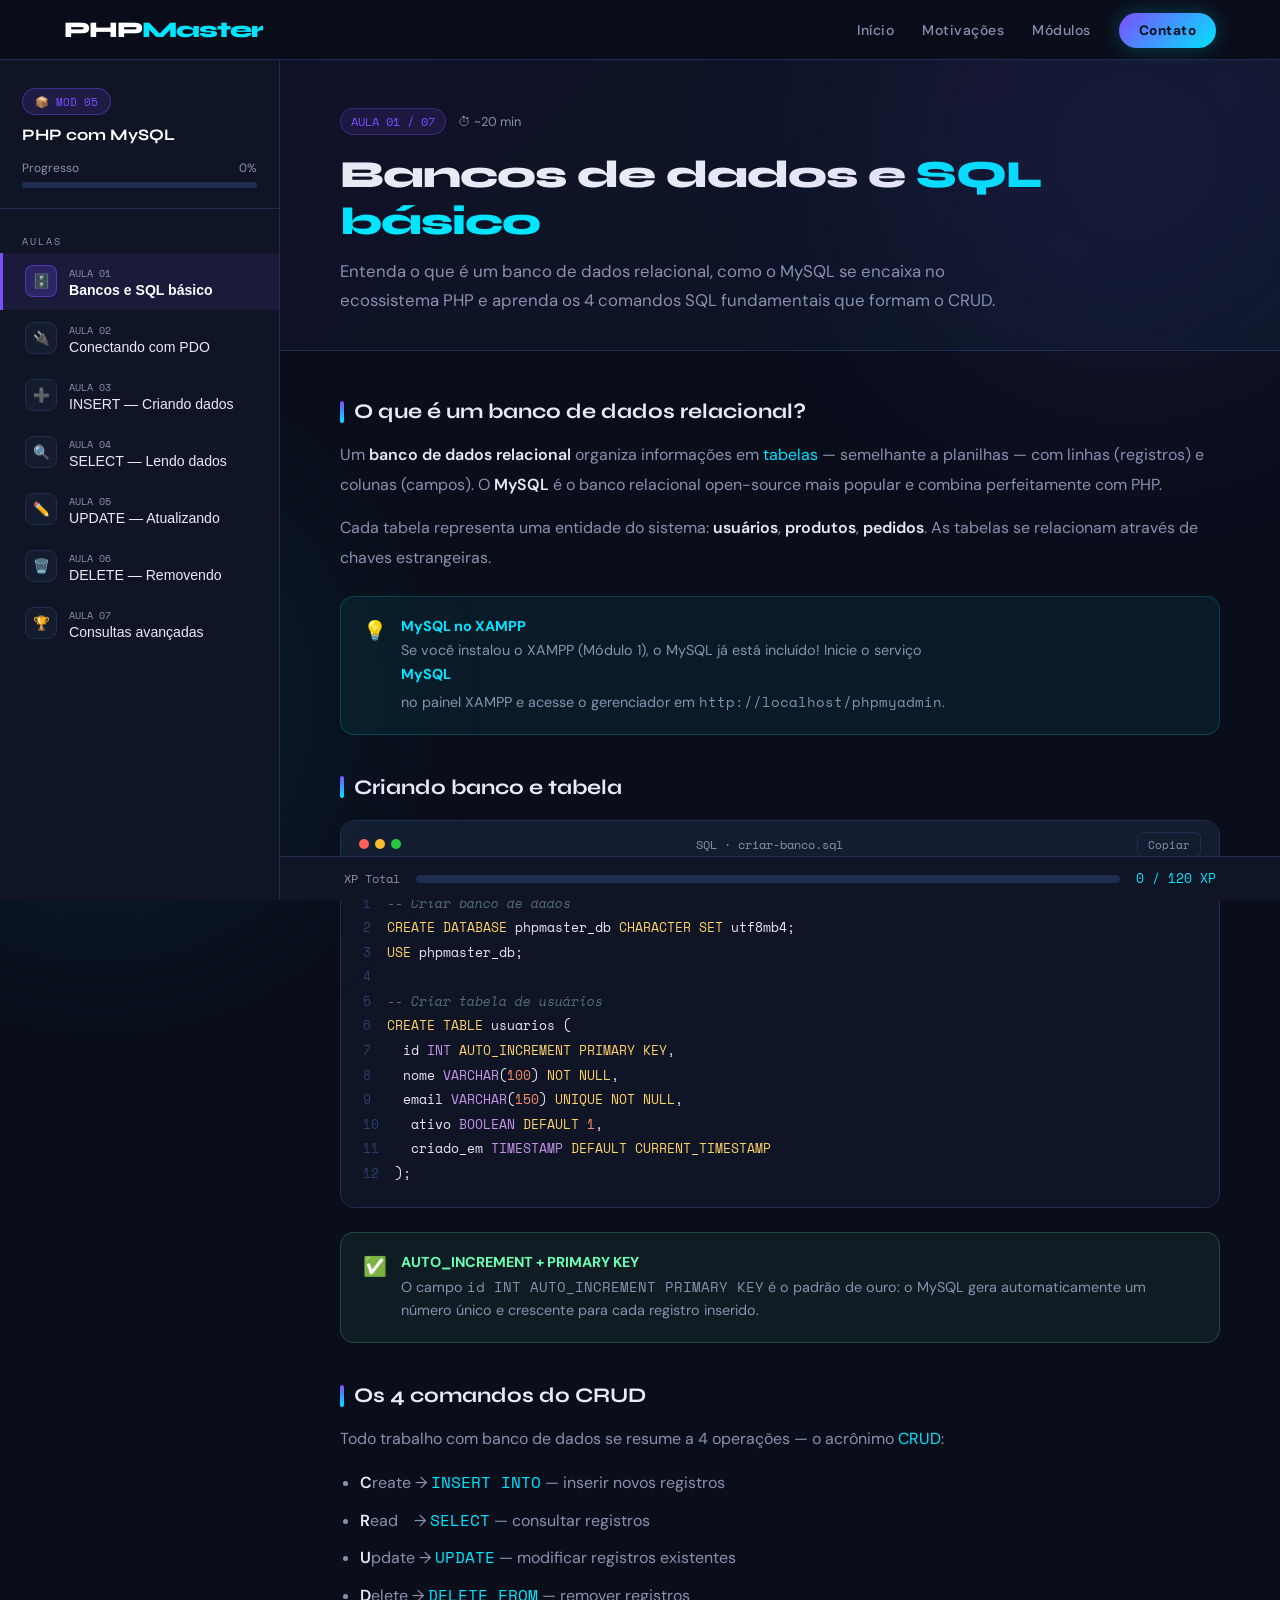
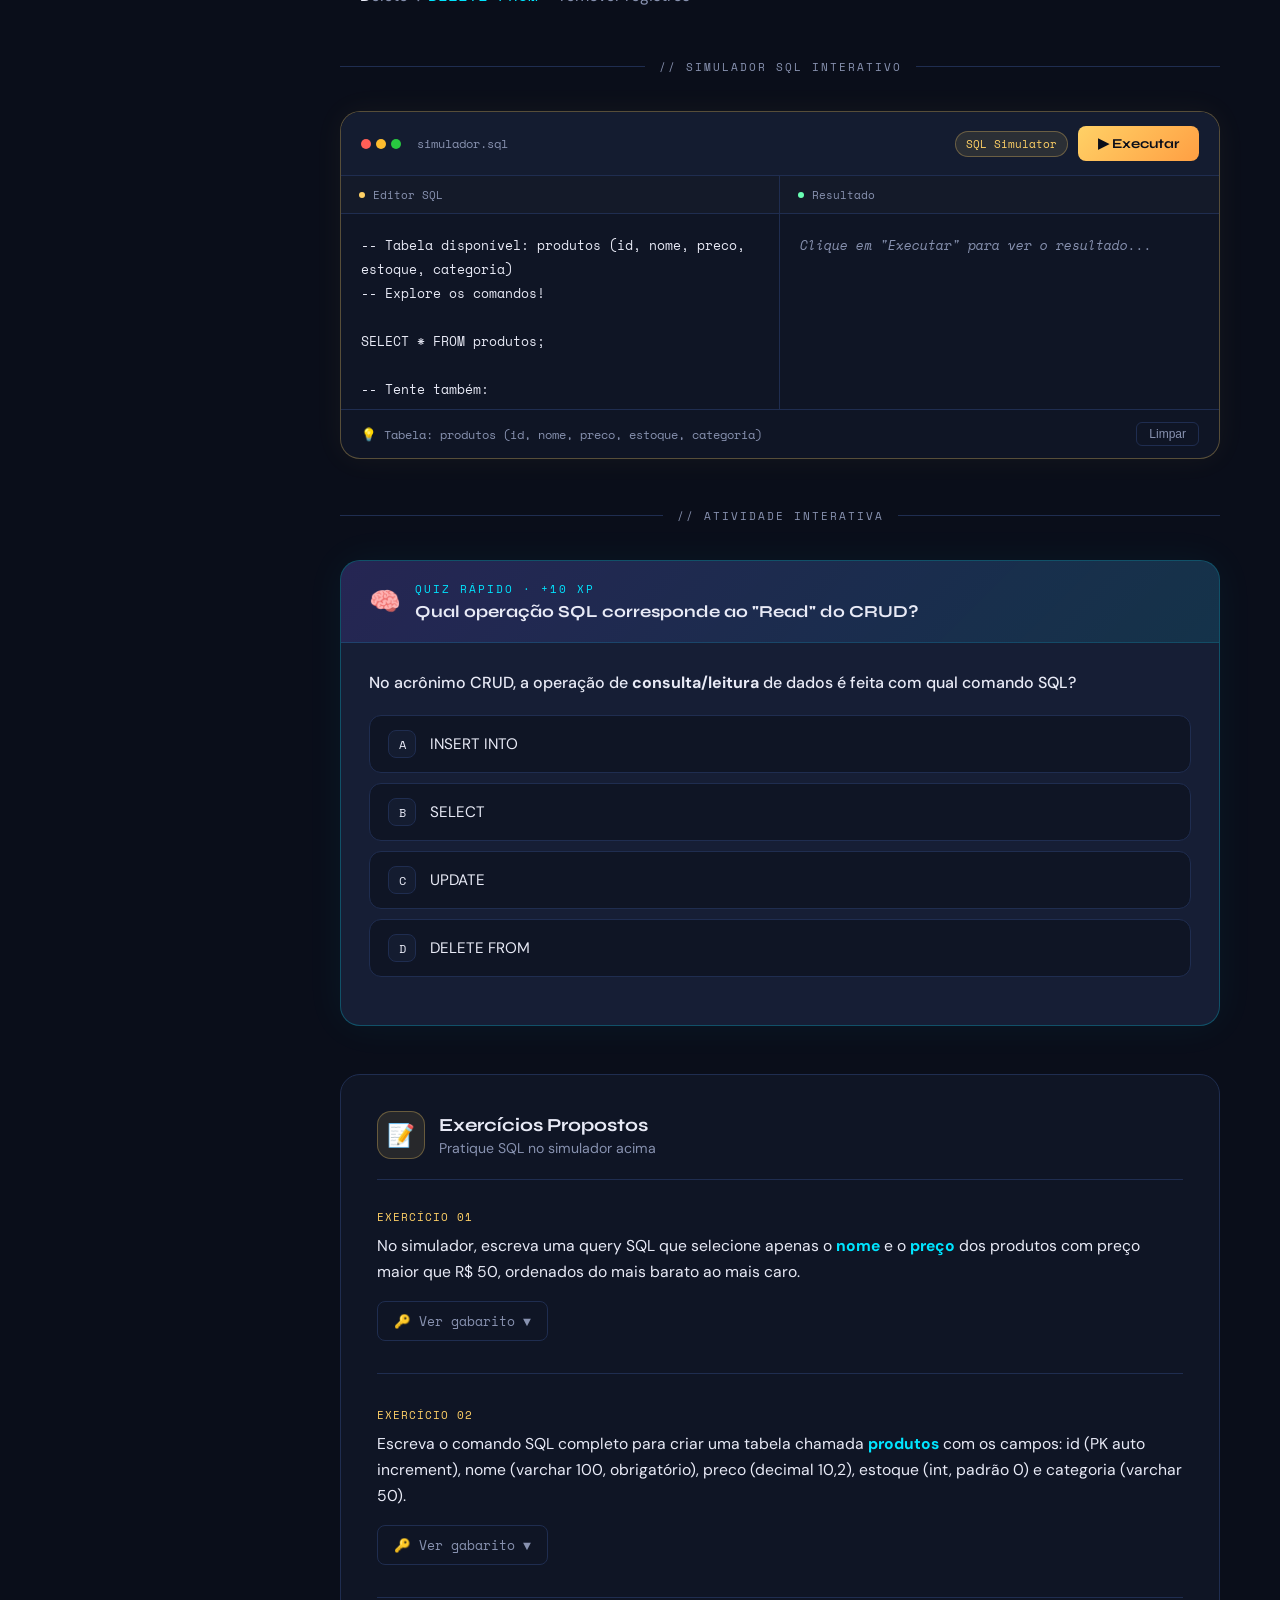
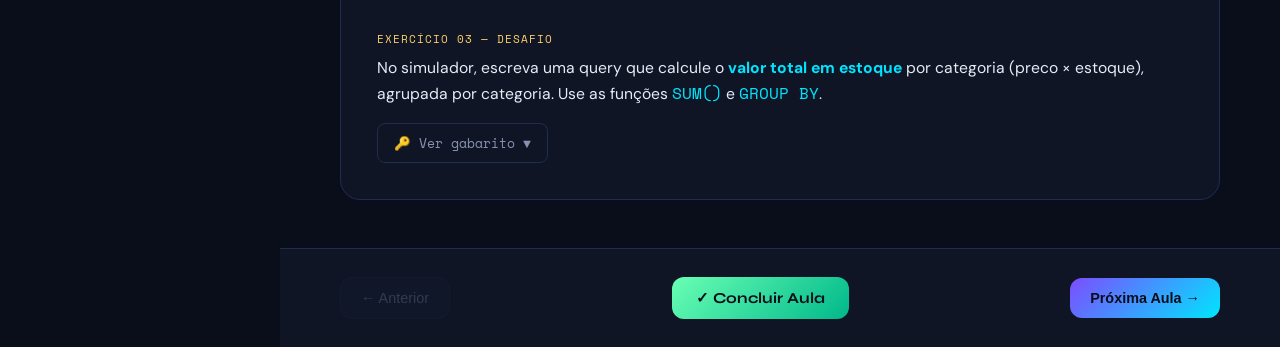
<file: modulo-5.html>
<!DOCTYPE html>
<html lang="pt-BR">
<head>
<meta charset="UTF-8">
<meta name="viewport" content="width=device-width, initial-scale=1.0">
<title>PHPMaster — Módulo 5: PHP com MySQL</title>
<link rel="stylesheet" href="style.css">
<link href="https://fonts.googleapis.com/css2?family=Space+Mono:wght@400;700&family=Syne:wght@400;600;700;800&family=DM+Sans:ital,wght@0,300;0,400;0,500;1,300&display=swap" rel="stylesheet">
<style>
:root{--bg:#0a0e1a;--bg2:#0f1525;--bg3:#141c30;--card:#161e35;--border:#1f2d50;--php:#7c4dff;--accent:#00e5ff;--text:#e8eaf6;--muted:#8892b0;--white:#ffffff;--green:#69ffb4;--yellow:#ffd166;--red:#ff6b6b;--radius:16px;}
*{margin:0;padding:0;box-sizing:border-box;}html{scroll-behavior:smooth;}
body{font-family:'DM Sans',sans-serif;background:var(--bg);color:var(--text);overflow-x:hidden;}
.glow-blob{position:fixed;border-radius:50%;filter:blur(120px);pointer-events:none;z-index:0;opacity:.1;}
.glow-1{width:500px;height:500px;background:var(--php);top:-100px;right:-100px;}
.glow-2{width:400px;height:400px;background:var(--accent);bottom:0;left:-100px;}
nav{position:fixed;top:0;left:0;right:0;z-index:200;display:flex;align-items:center;justify-content:space-between;padding:16px 5%;background:rgba(10,14,26,.92);backdrop-filter:blur(20px);border-bottom:1px solid var(--border);}
.logo{font-family:'Syne',sans-serif;font-weight:800;font-size:1.4rem;color:var(--white);text-decoration:none;}
.logo span{color:var(--accent);}
.nav-links{display:flex;gap:28px;list-style:none;align-items:center;}
.nav-links a{color:var(--muted);text-decoration:none;font-size:.88rem;font-weight:500;transition:color .2s;}
.nav-links a:hover{color:var(--accent);}
.nav-cta{background:linear-gradient(135deg,var(--php),var(--accent));color:var(--bg)!important;padding:9px 20px;border-radius:50px;font-weight:700!important;}
.layout{display:block;min-height:100vh;padding-top:60px;}
.sidebar{position:fixed;top:60px;left:0;bottom:0;width:280px;background:var(--bg2);border-right:1px solid var(--border);overflow-y:auto;z-index:100;padding:28px 0 60px;}
.sidebar::-webkit-scrollbar{width:4px;}.sidebar::-webkit-scrollbar-thumb{background:var(--border);border-radius:4px;}
.sidebar-header{padding:0 22px 20px;border-bottom:1px solid var(--border);}
.mod-badge{display:inline-flex;align-items:center;gap:6px;background:rgba(124,77,255,.15);border:1px solid rgba(124,77,255,.4);border-radius:50px;padding:4px 12px;font-family:'Space Mono',monospace;font-size:.7rem;color:var(--php);margin-bottom:10px;}
.sidebar-header h2{font-family:'Syne',sans-serif;font-size:1rem;font-weight:700;line-height:1.3;color:var(--white);}
.sidebar-progress{margin-top:14px;}
.prog-label{font-size:.75rem;color:var(--muted);margin-bottom:6px;display:flex;justify-content:space-between;}
.prog-bar{height:6px;background:var(--border);border-radius:50px;overflow:hidden;}
.prog-fill{height:100%;background:linear-gradient(90deg,var(--php),var(--accent));border-radius:50px;transition:width .6s ease;}
.sidebar-nav{padding:16px 0;}
.sidebar-section{padding:8px 22px 4px;font-family:'Space Mono',monospace;font-size:.65rem;color:var(--muted);letter-spacing:2px;text-transform:uppercase;}
.lesson-btn{display:flex;align-items:center;gap:12px;width:100%;padding:12px 22px;background:none;border:none;cursor:pointer;text-align:left;transition:all .2s;border-left:3px solid transparent;}
.lesson-btn:hover{background:rgba(255,255,255,.04);}
.lesson-btn.active{background:rgba(124,77,255,.1);border-left-color:var(--php);}
.lesson-btn.completed{border-left-color:var(--green);}
.l-icon{width:32px;height:32px;border-radius:8px;display:flex;align-items:center;justify-content:center;font-size:.85rem;flex-shrink:0;background:var(--bg3);border:1px solid var(--border);}
.lesson-btn.active .l-icon{background:rgba(124,77,255,.2);border-color:rgba(124,77,255,.5);}
.lesson-btn.completed .l-icon{background:rgba(105,255,180,.1);border-color:rgba(105,255,180,.3);}
.l-info{flex:1;}.l-num{font-family:'Space Mono',monospace;font-size:.65rem;color:var(--muted);}
.l-title{font-size:.88rem;font-weight:500;color:var(--text);margin-top:1px;}
.lesson-btn.active .l-title{color:var(--white);font-weight:600;}
.l-check{font-size:.8rem;color:var(--green);opacity:0;transition:opacity .2s;}
.lesson-btn.completed .l-check{opacity:1;}
.main{margin-left:280px;min-height:100vh;max-width:100%;overflow-x:hidden;}
.lesson-panel{display:none;animation:fadeUp .4s ease;}.lesson-panel.active{display:block;}
@keyframes fadeUp{from{opacity:0;transform:translateY(16px);}to{opacity:1;transform:translateY(0);}}
.lesson-hero{padding:48px 6% 36px;background:linear-gradient(135deg,rgba(124,77,255,.06),rgba(0,229,255,.04));border-bottom:1px solid var(--border);}
.lesson-body{padding:48px 6%;}
.lesson-hero>*,.lesson-body>*{max-width:900px;}
.lesson-meta{display:flex;align-items:center;gap:12px;margin-bottom:16px;}
.lesson-num-tag{font-family:'Space Mono',monospace;font-size:.75rem;color:var(--php);background:rgba(124,77,255,.12);border:1px solid rgba(124,77,255,.3);padding:4px 10px;border-radius:50px;}
.lesson-dur{font-size:.8rem;color:var(--muted);}
.lesson-title{font-family:'Syne',sans-serif;font-weight:800;font-size:clamp(1.8rem,3vw,2.6rem);letter-spacing:-1px;margin-bottom:12px;}
.lesson-title em{font-style:normal;color:var(--accent);}
.lesson-desc{color:var(--muted);font-size:1.05rem;line-height:1.7;max-width:680px;}
.content-block{margin-bottom:40px;}
.block-title{font-family:'Syne',sans-serif;font-weight:700;font-size:1.3rem;margin-bottom:16px;display:flex;align-items:center;gap:10px;}
.block-title::before{content:'';width:4px;height:22px;border-radius:2px;background:linear-gradient(180deg,var(--php),var(--accent));display:block;flex-shrink:0;}
.prose{color:var(--muted);line-height:1.85;font-size:1rem;}
.prose strong{color:var(--text);font-weight:600;}.prose em{color:var(--accent);font-style:normal;}
.prose p{margin-bottom:14px;}.prose ul{padding-left:20px;margin-bottom:14px;}.prose ul li{margin-bottom:8px;}
.prose ol{padding-left:20px;margin-bottom:14px;}.prose ol li{margin-bottom:8px;}
.prose a{color:var(--accent);text-decoration:none;}
.callout{border-radius:14px;padding:20px 22px;margin:24px 0;display:flex;gap:14px;align-items:flex-start;}
.callout-info{background:rgba(0,229,255,.06);border:1px solid rgba(0,229,255,.2);}
.callout-tip{background:rgba(105,255,180,.06);border:1px solid rgba(105,255,180,.2);}
.callout-warn{background:rgba(255,209,102,.06);border:1px solid rgba(255,209,102,.2);}
.callout-icon{font-size:1.2rem;flex-shrink:0;margin-top:1px;}.callout-body{flex:1;}
.callout-body strong{display:block;font-size:.9rem;margin-bottom:4px;color:var(--white);}
.callout-info .callout-body strong{color:var(--accent);}
.callout-tip .callout-body strong{color:var(--green);}
.callout-warn .callout-body strong{color:var(--yellow);}
.callout-body p{font-size:.9rem;color:var(--muted);line-height:1.6;}
.code-block{background:var(--bg2);border:1px solid var(--border);border-radius:14px;overflow:hidden;margin:20px 0;}
.cb-header{background:var(--bg3);padding:11px 18px;display:flex;align-items:center;justify-content:space-between;border-bottom:1px solid var(--border);}
.cb-dots{display:flex;gap:6px;}.cb-dot{width:10px;height:10px;border-radius:50%;}
.cb-dot:nth-child(1){background:#ff5f57;}.cb-dot:nth-child(2){background:#febc2e;}.cb-dot:nth-child(3){background:#28c840;}
.cb-lang{font-family:'Space Mono',monospace;font-size:.72rem;color:var(--muted);}
.cb-copy{font-family:'Space Mono',monospace;font-size:.7rem;color:var(--muted);background:none;border:1px solid var(--border);border-radius:6px;padding:3px 10px;cursor:pointer;transition:all .2s;}
.cb-copy:hover{color:var(--accent);border-color:var(--accent);}
.cb-body{padding:22px;font-family:'Space Mono',monospace;font-size:.83rem;line-height:1.85;overflow-x:auto;}
.c-tag{color:#ff6b9d;}.c-var{color:#82aaff;}.c-str{color:#c3e88d;}.c-kw{color:#c792ea;}.c-fn{color:#89ddff;}.c-num{color:#f78c6c;}.c-cmt{color:#546e7a;font-style:italic;}.c-sql{color:#ffd166;}
.ln{color:#2d3d6b;user-select:none;margin-right:16px;}
.section-divider{display:flex;align-items:center;gap:14px;margin:48px 0 36px;}
.section-divider hr{flex:1;border:none;border-top:1px solid var(--border);}
.section-divider span{font-family:'Space Mono',monospace;font-size:.7rem;color:var(--muted);letter-spacing:2px;white-space:nowrap;}
.activity-card{background:var(--card);border:1px solid rgba(0,229,255,.25);border-radius:20px;overflow:hidden;margin:36px 0;box-shadow:0 0 40px rgba(0,229,255,.05);}
.activity-header{background:linear-gradient(135deg,rgba(124,77,255,.15),rgba(0,229,255,.1));padding:20px 28px;display:flex;align-items:center;gap:14px;border-bottom:1px solid rgba(0,229,255,.15);}
.activity-icon{font-size:1.6rem;}.activity-header-info{flex:1;}
.activity-tag{font-family:'Space Mono',monospace;font-size:.67rem;color:var(--accent);letter-spacing:2px;text-transform:uppercase;margin-bottom:4px;}
.activity-header h3{font-family:'Syne',sans-serif;font-weight:700;font-size:1.05rem;}
.activity-body{padding:28px;}
.quiz-question{font-size:1rem;font-weight:500;color:var(--text);margin-bottom:20px;line-height:1.5;}
.quiz-options{display:flex;flex-direction:column;gap:10px;margin-bottom:20px;}
.quiz-opt{display:flex;align-items:center;gap:14px;background:var(--bg2);border:1.5px solid var(--border);border-radius:12px;padding:14px 18px;cursor:pointer;transition:all .2s;font-size:.95rem;}
.quiz-opt:hover{border-color:var(--php);background:rgba(124,77,255,.06);}
.quiz-opt.correct{border-color:var(--green);background:rgba(105,255,180,.08);color:var(--green);}
.quiz-opt.wrong{border-color:var(--red);background:rgba(255,107,107,.08);color:var(--red);}
.quiz-opt-letter{width:28px;height:28px;border-radius:8px;background:var(--bg3);border:1px solid var(--border);display:flex;align-items:center;justify-content:center;font-family:'Space Mono',monospace;font-size:.75rem;flex-shrink:0;transition:all .2s;}
.quiz-opt.correct .quiz-opt-letter{background:var(--green);color:var(--bg);border-color:var(--green);}
.quiz-opt.wrong .quiz-opt-letter{background:var(--red);color:var(--white);border-color:var(--red);}
.quiz-feedback{padding:14px 18px;border-radius:12px;font-size:.9rem;display:none;margin-bottom:16px;line-height:1.5;}
.quiz-feedback.show{display:block;}
.quiz-feedback.correct-fb{background:rgba(105,255,180,.08);border:1px solid rgba(105,255,180,.3);color:var(--green);}
.quiz-feedback.wrong-fb{background:rgba(255,107,107,.08);border:1px solid rgba(255,107,107,.3);color:var(--red);}
.drag-area{display:flex;flex-wrap:wrap;gap:10px;margin-bottom:20px;}
.drag-chip{background:var(--bg2);border:1.5px solid var(--border);border-radius:8px;padding:8px 16px;font-family:'Space Mono',monospace;font-size:.8rem;cursor:grab;user-select:none;transition:all .2s;color:var(--accent);}
.drag-chip:hover{border-color:var(--accent);background:rgba(0,229,255,.06);}.drag-chip.dragging{opacity:.4;}
.drop-zones{display:flex;flex-direction:column;gap:10px;margin-bottom:20px;}
.drop-zone{min-height:50px;border:2px dashed var(--border);border-radius:12px;padding:10px 16px;display:flex;align-items:center;gap:12px;transition:all .2s;font-size:.9rem;color:var(--muted);}
.drop-zone.drag-over{border-color:var(--accent);background:rgba(0,229,255,.06);}
.drop-zone .zone-label{font-family:'Space Mono',monospace;font-size:.75rem;color:var(--muted);min-width:170px;}
.drop-zone .placed-chip{background:rgba(124,77,255,.15);border:1px solid rgba(124,77,255,.4);border-radius:6px;padding:5px 12px;font-family:'Space Mono',monospace;font-size:.8rem;color:var(--php);cursor:pointer;}
.drop-zone.correct-zone{border-color:var(--green);background:rgba(105,255,180,.06);}
.drop-zone.wrong-zone{border-color:var(--red);background:rgba(255,107,107,.06);}
.fitb-sentence{font-size:1rem;line-height:2.8;color:var(--text);margin-bottom:20px;}
.fitb-input{display:inline-block;background:var(--bg2);border:1.5px solid var(--border);border-radius:8px;padding:4px 12px;font-family:'Space Mono',monospace;font-size:.83rem;color:var(--accent);outline:none;width:130px;text-align:center;transition:all .2s;vertical-align:middle;}
.fitb-input:focus{border-color:var(--accent);}.fitb-input.correct{border-color:var(--green);color:var(--green);}.fitb-input.wrong{border-color:var(--red);color:var(--red);}
.xp-reward{display:flex;align-items:center;gap:14px;background:linear-gradient(135deg,rgba(105,255,180,.08),rgba(0,229,255,.05));border:1px solid rgba(105,255,180,.25);border-radius:12px;padding:14px 20px;margin-top:16px;display:none;}
.xp-reward.show{display:flex;}.xp-icon{font-size:1.5rem;}.xp-text{font-size:.9rem;}.xp-text strong{color:var(--green);}
.activity-actions{display:flex;gap:12px;margin-top:8px;flex-wrap:wrap;}
.act-btn{padding:10px 22px;border-radius:10px;font-family:'Syne',sans-serif;font-weight:600;font-size:.88rem;cursor:pointer;transition:all .25s;border:none;}
.act-btn-primary{background:linear-gradient(135deg,var(--php),var(--accent));color:var(--bg);}
.act-btn-primary:hover{transform:translateY(-2px);box-shadow:0 6px 20px rgba(0,229,255,.3);}
.act-btn-secondary{background:var(--bg2);color:var(--muted);border:1px solid var(--border);}
.act-btn-secondary:hover{border-color:var(--muted);color:var(--text);}
/* SQL SIMULATOR */
.sql-sim{background:var(--bg2);border:1px solid rgba(255,209,102,.3);border-radius:20px;overflow:hidden;margin:36px 0;box-shadow:0 0 30px rgba(255,209,102,.05);}
.sql-sim-hdr{background:var(--bg3);padding:14px 20px;display:flex;align-items:center;justify-content:space-between;border-bottom:1px solid var(--border);}
.sql-sim-title{display:flex;align-items:center;gap:10px;}
.sql-sim-title .sd{display:flex;gap:5px;}
.sql-sim-title .sd span{width:10px;height:10px;border-radius:50%;display:block;}
.sd .r{background:#ff5f57;}.sd .y{background:#febc2e;}.sd .g{background:#28c840;}
.sql-sim-title em{font-family:'Space Mono',monospace;font-size:.75rem;color:var(--muted);margin-left:6px;font-style:normal;}
.sql-tag{font-family:'Space Mono',monospace;font-size:.68rem;color:var(--yellow);background:rgba(255,209,102,.1);border:1px solid rgba(255,209,102,.3);border-radius:50px;padding:4px 10px;}
.sql-run{background:linear-gradient(135deg,#ffd166,#ff9f43);color:var(--bg);border:none;padding:9px 20px;border-radius:8px;font-family:'Syne',sans-serif;font-weight:700;font-size:.85rem;cursor:pointer;transition:all .25s;display:flex;align-items:center;gap:6px;}
.sql-run:hover{transform:translateY(-2px);box-shadow:0 6px 20px rgba(255,209,102,.4);}
.sql-grid{display:grid;grid-template-columns:1fr 1fr;}
.sql-editor-pane{border-right:1px solid var(--border);}
.sql-pane-lbl{padding:10px 18px;background:rgba(255,255,255,.02);border-bottom:1px solid var(--border);font-family:'Space Mono',monospace;font-size:.7rem;color:var(--muted);display:flex;align-items:center;gap:8px;}
.sql-pane-lbl .yd{width:6px;height:6px;border-radius:50%;background:var(--yellow);}
.sql-pane-lbl .gd{width:6px;height:6px;border-radius:50%;background:var(--green);}
.sql-editor{width:100%;min-height:190px;padding:20px;resize:none;background:transparent;border:none;outline:none;font-family:'Space Mono',monospace;font-size:.83rem;line-height:1.8;color:var(--text);tab-size:2;}
.sql-out{padding:20px;font-family:'Space Mono',monospace;font-size:.83rem;line-height:1.8;min-height:190px;white-space:pre-wrap;word-break:break-word;}
.sql-out .ph{color:var(--muted);font-style:italic;}
.sql-table{width:100%;border-collapse:collapse;font-size:.79rem;}
.sql-table th{background:rgba(255,209,102,.08);color:var(--yellow);padding:7px 10px;text-align:left;border-bottom:1px solid var(--border);font-family:'Space Mono',monospace;font-size:.7rem;letter-spacing:1px;}
.sql-table td{padding:7px 10px;border-bottom:1px solid rgba(255,255,255,.04);color:var(--text);}
.sql-table tr:last-child td{border-bottom:none;}.sql-table tr:hover td{background:rgba(255,255,255,.03);}
.sql-sim-ftr{padding:12px 20px;border-top:1px solid var(--border);display:flex;align-items:center;gap:10px;font-size:.78rem;color:var(--muted);}
.sql-note{font-family:'Space Mono',monospace;}
.sql-clr{margin-left:auto;background:none;border:1px solid var(--border);color:var(--muted);border-radius:6px;padding:4px 12px;font-size:.75rem;cursor:pointer;transition:all .2s;}
.sql-clr:hover{border-color:var(--red);color:var(--red);}
/* SANDBOX */
.sandbox-wrap{background:var(--bg2);border:1px solid rgba(124,77,255,.3);border-radius:20px;overflow:hidden;margin:36px 0;box-shadow:0 0 40px rgba(124,77,255,.07);}
.sandbox-header{background:var(--bg3);padding:14px 20px;display:flex;align-items:center;justify-content:space-between;border-bottom:1px solid var(--border);}
.sandbox-title{display:flex;align-items:center;gap:10px;}
.sandbox-title .s-dots{display:flex;gap:5px;}
.sandbox-title .s-dot{width:10px;height:10px;border-radius:50%;}
.s-dot:nth-child(1){background:#ff5f57;}.s-dot:nth-child(2){background:#febc2e;}.s-dot:nth-child(3){background:#28c840;}
.sandbox-title span{font-family:'Space Mono',monospace;font-size:.75rem;color:var(--muted);margin-left:6px;}
.sandbox-actions{display:flex;gap:10px;align-items:center;}
.sandbox-tag{font-family:'Space Mono',monospace;font-size:.68rem;color:var(--php);background:rgba(124,77,255,.12);border:1px solid rgba(124,77,255,.3);border-radius:50px;padding:4px 10px;}
.run-btn{background:linear-gradient(135deg,var(--php),var(--accent));color:var(--bg);border:none;padding:9px 20px;border-radius:8px;font-family:'Syne',sans-serif;font-weight:700;font-size:.85rem;cursor:pointer;transition:all .25s;display:flex;align-items:center;gap:7px;}
.run-btn:hover{transform:translateY(-2px);box-shadow:0 6px 20px rgba(0,229,255,.35);}
.run-btn:active{transform:scale(.97);}
.sandbox-grid{display:grid;grid-template-columns:1fr 1fr;}
.sandbox-editor-wrap{border-right:1px solid var(--border);}
.sandbox-pane-label{padding:10px 18px;background:rgba(255,255,255,.02);border-bottom:1px solid var(--border);font-family:'Space Mono',monospace;font-size:.7rem;color:var(--muted);display:flex;align-items:center;gap:8px;}
.sandbox-pane-label .dot{width:6px;height:6px;border-radius:50%;background:var(--accent);}
.sandbox-editor{width:100%;min-height:200px;padding:20px;resize:none;background:transparent;border:none;outline:none;font-family:'Space Mono',monospace;font-size:.83rem;line-height:1.8;color:var(--text);tab-size:2;}
.sandbox-output{padding:20px;font-family:'Space Mono',monospace;font-size:.83rem;line-height:1.8;min-height:200px;color:var(--green);white-space:pre-wrap;word-break:break-word;}
.sandbox-output.error{color:var(--red);}
.sandbox-output .out-placeholder{color:var(--muted);font-style:italic;}
.sandbox-footer{padding:12px 20px;border-top:1px solid var(--border);display:flex;align-items:center;gap:10px;font-size:.78rem;color:var(--muted);}
.sandbox-note{font-family:'Space Mono',monospace;}
.sandbox-clear{margin-left:auto;background:none;border:1px solid var(--border);color:var(--muted);border-radius:6px;padding:4px 12px;font-size:.75rem;cursor:pointer;transition:all .2s;}
.sandbox-clear:hover{border-color:var(--red);color:var(--red);}
/* EXERCISES */
.exercises-section{background:var(--bg2);border:1px solid var(--border);border-radius:20px;padding:36px;margin-top:48px;}
.ex-header{display:flex;align-items:center;gap:14px;margin-bottom:28px;padding-bottom:20px;border-bottom:1px solid var(--border);}
.ex-icon{width:48px;height:48px;border-radius:14px;background:rgba(255,209,102,.1);border:1px solid rgba(255,209,102,.3);display:flex;align-items:center;justify-content:center;font-size:1.4rem;}
.ex-header-info h3{font-family:'Syne',sans-serif;font-weight:700;font-size:1.15rem;}
.ex-header-info p{color:var(--muted);font-size:.88rem;margin-top:3px;}
.exercise{margin-bottom:32px;padding-bottom:32px;border-bottom:1px solid var(--border);}
.exercise:last-of-type{margin-bottom:0;padding-bottom:0;border-bottom:none;}
.ex-num{font-family:'Space Mono',monospace;font-size:.7rem;color:var(--yellow);margin-bottom:8px;letter-spacing:1px;}
.ex-question{font-size:.98rem;line-height:1.65;color:var(--text);margin-bottom:16px;}
.ex-question strong{color:var(--accent);}
.gabarito-toggle{display:flex;align-items:center;gap:8px;background:none;border:1px solid var(--border);border-radius:8px;padding:9px 16px;color:var(--muted);font-size:.83rem;cursor:pointer;transition:all .2s;font-family:'Space Mono',monospace;margin-top:12px;}
.gabarito-toggle:hover{border-color:var(--yellow);color:var(--yellow);}
.gabarito-toggle .arrow{transition:transform .25s;}
.gabarito-toggle.open .arrow{transform:rotate(180deg);}
.gabarito-body{margin-top:14px;padding:20px;background:rgba(255,209,102,.04);border:1px solid rgba(255,209,102,.2);border-radius:12px;display:none;animation:fadeUp .3s ease;}
.gabarito-body.open{display:block;}
.gabarito-body .gab-label{font-family:'Space Mono',monospace;font-size:.7rem;color:var(--yellow);letter-spacing:2px;margin-bottom:12px;}
.gabarito-body .prose{font-size:.9rem;}
.lesson-nav{display:flex;align-items:center;justify-content:space-between;padding:28px 6%;border-top:1px solid var(--border);background:var(--bg2);}
.nav-lesson-btn{display:flex;align-items:center;gap:10px;background:var(--card);border:1px solid var(--border);border-radius:12px;padding:12px 20px;cursor:pointer;transition:all .25s;text-decoration:none;font-size:.9rem;color:var(--muted);}
.nav-lesson-btn:hover{border-color:var(--accent);color:var(--text);}
.nav-lesson-btn.primary{background:linear-gradient(135deg,var(--php),var(--accent));color:var(--bg);border:none;font-weight:700;}
.nav-lesson-btn.primary:hover{transform:translateY(-2px);box-shadow:0 8px 24px rgba(0,229,255,.3);color:var(--bg);}
.nav-lesson-btn.disabled{opacity:.3;pointer-events:none;}
.complete-btn{display:flex;align-items:center;gap:10px;background:linear-gradient(135deg,var(--green),#00b88a);color:var(--bg);border:none;border-radius:12px;padding:12px 24px;font-family:'Syne',sans-serif;font-weight:700;font-size:.95rem;cursor:pointer;transition:all .25s;}
.complete-btn:hover{transform:translateY(-2px);box-shadow:0 8px 24px rgba(105,255,180,.3);}
.xp-bar-total{position:fixed;bottom:0;left:280px;right:0;background:var(--bg2);border-top:1px solid var(--border);padding:12px 5%;display:flex;align-items:center;gap:16px;z-index:50;}
.xp-label{font-family:'Space Mono',monospace;font-size:.72rem;color:var(--muted);white-space:nowrap;}
.xp-track{flex:1;height:8px;background:var(--border);border-radius:50px;overflow:hidden;}
.xp-fill{height:100%;background:linear-gradient(90deg,var(--php),var(--accent));border-radius:50px;transition:width .6s ease;width:0%;}
.xp-count{font-family:'Space Mono',monospace;font-size:.8rem;color:var(--accent);white-space:nowrap;}
.toast{position:fixed;bottom:60px;right:28px;background:var(--card);border:1px solid var(--green);color:var(--green);border-radius:14px;padding:14px 20px;font-size:.88rem;font-weight:500;z-index:9999;display:none;box-shadow:0 10px 30px rgba(0,0,0,.4);animation:slideIn .3s ease;}
@keyframes slideIn{from{transform:translateX(80px);opacity:0;}to{transform:translateX(0);opacity:1;}}
.menu-toggle{display:none;background:none;border:1px solid var(--border);border-radius:8px;padding:7px 10px;cursor:pointer;color:var(--muted);font-size:1.1rem;line-height:1;transition:all .2s;}
.menu-toggle:hover{border-color:var(--accent);color:var(--accent);}
.sidebar-overlay{display:none;position:fixed;inset:0;background:rgba(0,0,0,.6);z-index:99;}
.sidebar-overlay.open{display:block;}
@media(max-width:900px){
  .menu-toggle{display:block;}.nav-links li:not(:last-child){display:none;}
  .layout{grid-template-columns:1fr;}.main{margin-left:0;}
  .sidebar{transform:translateX(-100%);transition:transform .3s ease;width:min(280px,85vw);z-index:150;}
  .sidebar.open{transform:translateX(0);}
  .lesson-hero,.lesson-body{padding-left:5%;padding-right:5%;}
  .sandbox-grid,.sql-grid{grid-template-columns:1fr;}
  .sandbox-editor-wrap,.sql-editor-pane{border-right:none;border-bottom:1px solid var(--border);}
  .xp-bar-total{left:0;}
  .lesson-nav{flex-wrap:wrap;gap:10px;padding:20px 5%;}
  .nav-lesson-btn{flex:1;min-width:120px;justify-content:center;}
  .drop-zone .zone-label{min-width:80px;font-size:.68rem;}
  .fitb-input{width:100px;font-size:.78rem;}
  .exercises-section{padding:24px 18px;}
  .callout{flex-direction:column;gap:8px;}
}
@media(max-width:480px){
  .lesson-title{font-size:1.5rem;}
  .sandbox-header,.sql-sim-hdr{flex-wrap:wrap;gap:8px;}
  .sandbox-actions{flex-wrap:wrap;}
  .activity-header{flex-wrap:wrap;}.activity-body{padding:18px;}
  .activity-actions{flex-direction:column;}.act-btn{width:100%;text-align:center;}
  .nav-lesson-btn span{display:none;}
}
</style>
</head>
<body>
<div class="glow-blob glow-1"></div>
<div class="glow-blob glow-2"></div>
<div class="toast" id="toast"></div>
<nav>
  <a class="logo" href="index.html">PHP<span>Master</span></a>
  <ul class="nav-links">
    <li><a href="index.html">Início</a></li>
    <li><a href="motivacoes.html">Motivações</a></li>
    <li><a href="modulos.html">Módulos</a></li>
    <li><a href="contato.html" class="nav-cta">Contato</a></li>
  </ul>
  <button class="menu-toggle" id="menuToggle" aria-label="Abrir menu">☰</button>
</nav>
<div class="sidebar-overlay" id="sidebarOverlay"></div>
<div class="layout">
<aside class="sidebar">
  <div class="sidebar-header">
    <div class="mod-badge">📦 MOD 05</div>
    <h2>PHP com MySQL</h2>
    <div class="sidebar-progress">
      <div class="prog-label"><span>Progresso</span><span id="prog-pct">0%</span></div>
      <div class="prog-bar"><div class="prog-fill" id="prog-fill" style="width:0%"></div></div>
    </div>
  </div>
  <div class="sidebar-nav">
    <div class="sidebar-section">Aulas</div>
    <button class="lesson-btn active" onclick="goToLesson(0)" id="lb-0">
      <div class="l-icon">🗄️</div>
      <div class="l-info"><div class="l-num">AULA 01</div><div class="l-title">Bancos e SQL básico</div></div>
      <span class="l-check">✓</span>
    </button>
    <button class="lesson-btn" onclick="goToLesson(1)" id="lb-1">
      <div class="l-icon">🔌</div>
      <div class="l-info"><div class="l-num">AULA 02</div><div class="l-title">Conectando com PDO</div></div>
      <span class="l-check">✓</span>
    </button>
    <button class="lesson-btn" onclick="goToLesson(2)" id="lb-2">
      <div class="l-icon">➕</div>
      <div class="l-info"><div class="l-num">AULA 03</div><div class="l-title">INSERT — Criando dados</div></div>
      <span class="l-check">✓</span>
    </button>
    <button class="lesson-btn" onclick="goToLesson(3)" id="lb-3">
      <div class="l-icon">🔍</div>
      <div class="l-info"><div class="l-num">AULA 04</div><div class="l-title">SELECT — Lendo dados</div></div>
      <span class="l-check">✓</span>
    </button>
    <button class="lesson-btn" onclick="goToLesson(4)" id="lb-4">
      <div class="l-icon">✏️</div>
      <div class="l-info"><div class="l-num">AULA 05</div><div class="l-title">UPDATE — Atualizando</div></div>
      <span class="l-check">✓</span>
    </button>
    <button class="lesson-btn" onclick="goToLesson(5)" id="lb-5">
      <div class="l-icon">🗑️</div>
      <div class="l-info"><div class="l-num">AULA 06</div><div class="l-title">DELETE — Removendo</div></div>
      <span class="l-check">✓</span>
    </button>
    <button class="lesson-btn" onclick="goToLesson(6)" id="lb-6">
      <div class="l-icon">🏆</div>
      <div class="l-info"><div class="l-num">AULA 07</div><div class="l-title">Consultas avançadas</div></div>
      <span class="l-check">✓</span>
    </button>
  </div>
</aside>
<main class="main">
<!-- ===== AULA 1: Bancos e SQL básico ===== -->
<div class="lesson-panel active" id="lesson-0">
  <div class="lesson-hero">
    <div class="lesson-meta"><span class="lesson-num-tag">AULA 01 / 07</span><span class="lesson-dur">⏱ ~20 min</span></div>
    <h1 class="lesson-title">Bancos de dados e <em>SQL básico</em></h1>
    <p class="lesson-desc">Entenda o que é um banco de dados relacional, como o MySQL se encaixa no ecossistema PHP e aprenda os 4 comandos SQL fundamentais que formam o CRUD.</p>
  </div>
  <div class="lesson-body">
    <div class="content-block">
      <h2 class="block-title">O que é um banco de dados relacional?</h2>
      <div class="prose">
        <p>Um <strong>banco de dados relacional</strong> organiza informações em <em>tabelas</em> — semelhante a planilhas — com linhas (registros) e colunas (campos). O <strong>MySQL</strong> é o banco relacional open-source mais popular e combina perfeitamente com PHP.</p>
        <p>Cada tabela representa uma entidade do sistema: <strong>usuários</strong>, <strong>produtos</strong>, <strong>pedidos</strong>. As tabelas se relacionam através de chaves estrangeiras.</p>
      </div>
      <div class="callout callout-info">
        <div class="callout-icon">💡</div>
        <div class="callout-body">
          <strong>MySQL no XAMPP</strong>
          <p>Se você instalou o XAMPP (Módulo 1), o MySQL já está incluído! Inicie o serviço <strong>MySQL</strong> no painel XAMPP e acesse o gerenciador em <code style="font-family:'Space Mono',monospace">http://localhost/phpmyadmin</code>.</p>
        </div>
      </div>
    </div>
    <div class="content-block">
      <h2 class="block-title">Criando banco e tabela</h2>
      <div class="code-block">
        <div class="cb-header"><div class="cb-dots"><div class="cb-dot"></div><div class="cb-dot"></div><div class="cb-dot"></div></div><span class="cb-lang">SQL · criar-banco.sql</span><button class="cb-copy" onclick="copyCode(this)">Copiar</button></div>
        <div class="cb-body">
<span class="ln">1</span><span class="c-cmt">-- Criar banco de dados</span><br>
<span class="ln">2</span><span class="c-sql">CREATE DATABASE</span> phpmaster_db <span class="c-sql">CHARACTER SET</span> utf8mb4;<br>
<span class="ln">3</span><span class="c-sql">USE</span> phpmaster_db;<br>
<span class="ln">4</span><br>
<span class="ln">5</span><span class="c-cmt">-- Criar tabela de usuários</span><br>
<span class="ln">6</span><span class="c-sql">CREATE TABLE</span> usuarios (<br>
<span class="ln">7</span>&nbsp;&nbsp;id        <span class="c-kw">INT</span> <span class="c-sql">AUTO_INCREMENT PRIMARY KEY</span>,<br>
<span class="ln">8</span>&nbsp;&nbsp;nome      <span class="c-kw">VARCHAR</span>(<span class="c-num">100</span>) <span class="c-sql">NOT NULL</span>,<br>
<span class="ln">9</span>&nbsp;&nbsp;email     <span class="c-kw">VARCHAR</span>(<span class="c-num">150</span>) <span class="c-sql">UNIQUE NOT NULL</span>,<br>
<span class="ln">10</span>&nbsp;&nbsp;ativo     <span class="c-kw">BOOLEAN</span> <span class="c-sql">DEFAULT</span> <span class="c-num">1</span>,<br>
<span class="ln">11</span>&nbsp;&nbsp;criado_em <span class="c-kw">TIMESTAMP</span> <span class="c-sql">DEFAULT CURRENT_TIMESTAMP</span><br>
<span class="ln">12</span>);
        </div>
      </div>
      <div class="callout callout-tip">
        <div class="callout-icon">✅</div>
        <div class="callout-body">
          <strong>AUTO_INCREMENT + PRIMARY KEY</strong>
          <p>O campo <code style="font-family:'Space Mono',monospace">id INT AUTO_INCREMENT PRIMARY KEY</code> é o padrão de ouro: o MySQL gera automaticamente um número único e crescente para cada registro inserido.</p>
        </div>
      </div>
    </div>
    <div class="content-block">
      <h2 class="block-title">Os 4 comandos do CRUD</h2>
      <div class="prose">
        <p>Todo trabalho com banco de dados se resume a 4 operações — o acrônimo <em>CRUD</em>:</p>
        <ul>
          <li><strong>C</strong>reate → <code style="font-family:'Space Mono',monospace;color:var(--accent)">INSERT INTO</code> — inserir novos registros</li>
          <li><strong>R</strong>ead &nbsp;&nbsp; → <code style="font-family:'Space Mono',monospace;color:var(--accent)">SELECT</code> — consultar registros</li>
          <li><strong>U</strong>pdate → <code style="font-family:'Space Mono',monospace;color:var(--accent)">UPDATE</code> — modificar registros existentes</li>
          <li><strong>D</strong>elete → <code style="font-family:'Space Mono',monospace;color:var(--accent)">DELETE FROM</code> — remover registros</li>
        </ul>
      </div>
    </div>
    <div class="section-divider"><hr><span>// SIMULADOR SQL INTERATIVO</span><hr></div>
    <div class="sql-sim">
      <div class="sql-sim-hdr">
        <div class="sql-sim-title"><div class="sd"><span class="r"></span><span class="y"></span><span class="g"></span></div><em>simulador.sql</em></div>
        <div style="display:flex;gap:10px;align-items:center"><span class="sql-tag">SQL Simulator</span><button class="sql-run" onclick="runSQL('sql1')">▶ Executar</button></div>
      </div>
      <div class="sql-grid">
        <div class="sql-editor-pane">
          <div class="sql-pane-lbl"><div class="yd"></div> Editor SQL</div>
          <textarea class="sql-editor" id="sql1" spellcheck="false">-- Tabela disponível: produtos (id, nome, preco, estoque, categoria)
-- Explore os comandos!

SELECT * FROM produtos;

-- Tente também:
-- SELECT nome, preco FROM produtos WHERE preco > 50 ORDER BY preco DESC;
-- SELECT COUNT(*) AS total FROM produtos;
-- SELECT categoria, AVG(preco) AS media FROM produtos GROUP BY categoria;</textarea>
        </div>
        <div>
          <div class="sql-pane-lbl"><div class="gd"></div> Resultado</div>
          <div class="sql-out" id="out-sql1"><span class="ph">Clique em "Executar" para ver o resultado...</span></div>
        </div>
      </div>
      <div class="sql-sim-ftr"><span class="sql-note">💡 Tabela: produtos (id, nome, preco, estoque, categoria)</span><button class="sql-clr" onclick="clearSQL('sql1','out-sql1')">Limpar</button></div>
    </div>
    <div class="section-divider"><hr><span>// ATIVIDADE INTERATIVA</span><hr></div>
    <div class="activity-card">
      <div class="activity-header"><div class="activity-icon">🧠</div><div class="activity-header-info"><div class="activity-tag">Quiz rápido · +10 XP</div><h3>Qual operação SQL corresponde ao "Read" do CRUD?</h3></div></div>
      <div class="activity-body">
        <p class="quiz-question">No acrônimo CRUD, a operação de <strong>consulta/leitura</strong> de dados é feita com qual comando SQL?</p>
        <div class="quiz-options">
          <div class="quiz-opt" onclick="answerQuiz(this,'wrong','0-0')"><div class="quiz-opt-letter">A</div> INSERT INTO</div>
          <div class="quiz-opt" onclick="answerQuiz(this,'correct','0-0')"><div class="quiz-opt-letter">B</div> SELECT</div>
          <div class="quiz-opt" onclick="answerQuiz(this,'wrong','0-0')"><div class="quiz-opt-letter">C</div> UPDATE</div>
          <div class="quiz-opt" onclick="answerQuiz(this,'wrong','0-0')"><div class="quiz-opt-letter">D</div> DELETE FROM</div>
        </div>
        <div class="quiz-feedback" id="qfb-0-0"></div>
        <div class="xp-reward" id="xp-0-0"><div class="xp-icon">🎯</div><div class="xp-text">Correto! <strong>+10 XP!</strong> SELECT é o comando de leitura — o mais utilizado em qualquer sistema.</div></div>
      </div>
    </div>
    <div class="exercises-section">
      <div class="ex-header"><div class="ex-icon">📝</div><div class="ex-header-info"><h3>Exercícios Propostos</h3><p>Pratique SQL no simulador acima</p></div></div>
      <div class="exercise">
        <div class="ex-num">EXERCÍCIO 01</div>
        <p class="ex-question">No simulador, escreva uma query SQL que selecione apenas o <strong>nome</strong> e o <strong>preço</strong> dos produtos com preço maior que R$ 50, ordenados do mais barato ao mais caro.</p>
        <button class="gabarito-toggle" onclick="toggleGab(this)"><span>🔑 Ver gabarito</span><span class="arrow">▼</span></button>
        <div class="gabarito-body"><div class="gab-label">// GABARITO</div>
        <pre style="background:var(--bg);border-radius:8px;padding:16px;font-family:'Space Mono',monospace;font-size:.78rem;color:var(--yellow);line-height:1.8;">SELECT nome, preco
FROM produtos
WHERE preco > 50
ORDER BY preco ASC;</pre></div>
      </div>
      <div class="exercise">
        <div class="ex-num">EXERCÍCIO 02</div>
        <p class="ex-question">Escreva o comando SQL completo para criar uma tabela chamada <strong>produtos</strong> com os campos: id (PK auto increment), nome (varchar 100, obrigatório), preco (decimal 10,2), estoque (int, padrão 0) e categoria (varchar 50).</p>
        <button class="gabarito-toggle" onclick="toggleGab(this)"><span>🔑 Ver gabarito</span><span class="arrow">▼</span></button>
        <div class="gabarito-body"><div class="gab-label">// GABARITO</div>
        <pre style="background:var(--bg);border-radius:8px;padding:16px;font-family:'Space Mono',monospace;font-size:.78rem;color:var(--yellow);line-height:1.8;">CREATE TABLE produtos (
    id        INT AUTO_INCREMENT PRIMARY KEY,
    nome      VARCHAR(100) NOT NULL,
    preco     DECIMAL(10,2),
    estoque   INT DEFAULT 0,
    categoria VARCHAR(50),
    criado_em TIMESTAMP DEFAULT CURRENT_TIMESTAMP
);</pre></div>
      </div>
      <div class="exercise">
        <div class="ex-num">EXERCÍCIO 03 — DESAFIO</div>
        <p class="ex-question">No simulador, escreva uma query que calcule o <strong>valor total em estoque</strong> por categoria (preco × estoque), agrupada por categoria. Use as funções <code style="font-family:'Space Mono',monospace;color:var(--accent)">SUM()</code> e <code style="font-family:'Space Mono',monospace;color:var(--accent)">GROUP BY</code>.</p>
        <button class="gabarito-toggle" onclick="toggleGab(this)"><span>🔑 Ver gabarito</span><span class="arrow">▼</span></button>
        <div class="gabarito-body"><div class="gab-label">// GABARITO</div>
        <pre style="background:var(--bg);border-radius:8px;padding:16px;font-family:'Space Mono',monospace;font-size:.78rem;color:var(--yellow);line-height:1.8;">SELECT
    categoria,
    COUNT(*) AS qtd_produtos,
    SUM(preco * estoque) AS valor_total_estoque
FROM produtos
GROUP BY categoria
ORDER BY valor_total_estoque DESC;</pre></div>
      </div>
    </div>
  </div>
  <div class="lesson-nav">
    <button class="nav-lesson-btn disabled">← Anterior</button>
    <button class="complete-btn" onclick="completeLesson(0)">✓ Concluir Aula</button>
    <button class="nav-lesson-btn primary" onclick="goToLesson(1)">Próxima Aula →</button>
  </div>
</div>

<!-- ===== AULA 2: Conectando com PDO ===== -->
<div class="lesson-panel" id="lesson-1">
  <div class="lesson-hero">
    <div class="lesson-meta"><span class="lesson-num-tag">AULA 02 / 07</span><span class="lesson-dur">⏱ ~25 min</span></div>
    <h1 class="lesson-title">Conectando PHP ao MySQL com <em>PDO</em></h1>
    <p class="lesson-desc">PDO (PHP Data Objects) é a forma moderna e segura de conectar PHP a qualquer banco de dados. Aprenda a criar conexões robustas com boas práticas profissionais.</p>
  </div>
  <div class="lesson-body">
    <div class="content-block">
      <h2 class="block-title">PDO vs MySQLi — qual escolher?</h2>
      <div class="prose">
        <p>Existem duas extensões para conectar PHP ao MySQL: <strong>PDO</strong> e <strong>MySQLi</strong>. Este curso adota o PDO pelos seguintes motivos:</p>
        <ul>
          <li><strong>Multi-banco:</strong> PDO funciona com MySQL, PostgreSQL, SQLite e outros — MySQLi só com MySQL</li>
          <li><strong>API orientada a objetos</strong> mais limpa e moderna</li>
          <li><strong>Prepared Statements nativos</strong>, prevenindo SQL Injection desde o design</li>
          <li>Adotado por frameworks como Laravel e Symfony</li>
        </ul>
      </div>
    </div>
    <div class="content-block">
      <h2 class="block-title">Criando a conexão PDO</h2>
      <div class="code-block">
        <div class="cb-header"><div class="cb-dots"><div class="cb-dot"></div><div class="cb-dot"></div><div class="cb-dot"></div></div><span class="cb-lang">PHP · conexao.php</span><button class="cb-copy" onclick="copyCode(this)">Copiar</button></div>
        <div class="cb-body">
<span class="ln">1</span><span class="c-tag">&lt;?php</span><br>
<span class="ln">2</span><span class="c-var">$host</span>    = <span class="c-str">'localhost'</span>;<br>
<span class="ln">3</span><span class="c-var">$banco</span>   = <span class="c-str">'phpmaster_db'</span>;<br>
<span class="ln">4</span><span class="c-var">$usuario</span> = <span class="c-str">'root'</span>;<br>
<span class="ln">5</span><span class="c-var">$senha</span>   = <span class="c-str">''</span>; <span class="c-cmt">// Vazio no XAMPP local</span><br>
<span class="ln">6</span><br>
<span class="ln">7</span><span class="c-kw">try</span> {<br>
<span class="ln">8</span>&nbsp;&nbsp;<span class="c-var">$dsn</span> = <span class="c-str">"mysql:host={$host};dbname={$banco};charset=utf8mb4"</span>;<br>
<span class="ln">9</span>&nbsp;&nbsp;<span class="c-var">$pdo</span> = <span class="c-kw">new</span> <span class="c-fn">PDO</span>(<span class="c-var">$dsn</span>, <span class="c-var">$usuario</span>, <span class="c-var">$senha</span>, [<br>
<span class="ln">10</span>&nbsp;&nbsp;&nbsp;&nbsp;<span class="c-fn">PDO</span>::<span class="c-fn">ATTR_ERRMODE</span>          =&gt; <span class="c-fn">PDO</span>::<span class="c-fn">ERRMODE_EXCEPTION</span>,<br>
<span class="ln">11</span>&nbsp;&nbsp;&nbsp;&nbsp;<span class="c-fn">PDO</span>::<span class="c-fn">ATTR_DEFAULT_FETCH_MODE</span> =&gt; <span class="c-fn">PDO</span>::<span class="c-fn">FETCH_ASSOC</span>,<br>
<span class="ln">12</span>&nbsp;&nbsp;&nbsp;&nbsp;<span class="c-fn">PDO</span>::<span class="c-fn">ATTR_EMULATE_PREPARES</span>  =&gt; <span class="c-kw">false</span>,<br>
<span class="ln">13</span>&nbsp;&nbsp;]);<br>
<span class="ln">14</span>&nbsp;&nbsp;<span class="c-fn">echo</span> <span class="c-str">"Conexão bem-sucedida!\n"</span>;<br>
<span class="ln">15</span>} <span class="c-kw">catch</span> (<span class="c-fn">PDOException</span> <span class="c-var">$e</span>) {<br>
<span class="ln">16</span>&nbsp;&nbsp;<span class="c-fn">die</span>(<span class="c-str">"Erro: "</span> . <span class="c-var">$e</span>-&gt;<span class="c-fn">getMessage</span>());<br>
<span class="ln">17</span>}
        </div>
      </div>
      <div class="callout callout-warn">
        <div class="callout-icon">⚠️</div>
        <div class="callout-body">
          <strong>Nunca exponha credenciais!</strong>
          <p>Em produção, armazene host, banco, usuário e senha em um arquivo <code style="font-family:'Space Mono',monospace">.env</code> ou <code style="font-family:'Space Mono',monospace">config.php</code> <strong>fora da pasta pública</strong>. Nunca versione esse arquivo no Git.</p>
        </div>
      </div>
    </div>
    <div class="content-block">
      <h2 class="block-title">Arquivo de conexão reutilizável (padrão profissional)</h2>
      <div class="code-block">
        <div class="cb-header"><div class="cb-dots"><div class="cb-dot"></div><div class="cb-dot"></div><div class="cb-dot"></div></div><span class="cb-lang">PHP · config/database.php</span><button class="cb-copy" onclick="copyCode(this)">Copiar</button></div>
        <div class="cb-body">
<span class="ln">1</span><span class="c-tag">&lt;?php</span><br>
<span class="ln">2</span><span class="c-kw">function</span> <span class="c-fn">getConnection</span>(): <span class="c-fn">PDO</span> {<br>
<span class="ln">3</span>&nbsp;&nbsp;<span class="c-kw">static</span> <span class="c-var">$pdo</span> = <span class="c-kw">null</span>; <span class="c-cmt">// Singleton — cria só uma vez</span><br>
<span class="ln">4</span>&nbsp;&nbsp;<span class="c-kw">if</span> (<span class="c-var">$pdo</span> === <span class="c-kw">null</span>) {<br>
<span class="ln">5</span>&nbsp;&nbsp;&nbsp;&nbsp;<span class="c-kw">try</span> {<br>
<span class="ln">6</span>&nbsp;&nbsp;&nbsp;&nbsp;&nbsp;&nbsp;<span class="c-var">$pdo</span> = <span class="c-kw">new</span> <span class="c-fn">PDO</span>(<br>
<span class="ln">7</span>&nbsp;&nbsp;&nbsp;&nbsp;&nbsp;&nbsp;&nbsp;&nbsp;<span class="c-str">"mysql:host=localhost;dbname=phpmaster_db;charset=utf8mb4"</span>,<br>
<span class="ln">8</span>&nbsp;&nbsp;&nbsp;&nbsp;&nbsp;&nbsp;&nbsp;&nbsp;<span class="c-str">'root'</span>, <span class="c-str">''</span>,<br>
<span class="ln">9</span>&nbsp;&nbsp;&nbsp;&nbsp;&nbsp;&nbsp;&nbsp;&nbsp;[<span class="c-fn">PDO</span>::<span class="c-fn">ATTR_ERRMODE</span> =&gt; <span class="c-fn">PDO</span>::<span class="c-fn">ERRMODE_EXCEPTION</span>,<br>
<span class="ln">10</span>&nbsp;&nbsp;&nbsp;&nbsp;&nbsp;&nbsp;&nbsp;&nbsp;&nbsp;<span class="c-fn">PDO</span>::<span class="c-fn">ATTR_DEFAULT_FETCH_MODE</span> =&gt; <span class="c-fn">PDO</span>::<span class="c-fn">FETCH_ASSOC</span>]<br>
<span class="ln">11</span>&nbsp;&nbsp;&nbsp;&nbsp;&nbsp;&nbsp;);<br>
<span class="ln">12</span>&nbsp;&nbsp;&nbsp;&nbsp;} <span class="c-kw">catch</span> (<span class="c-fn">PDOException</span> <span class="c-var">$e</span>) {<br>
<span class="ln">13</span>&nbsp;&nbsp;&nbsp;&nbsp;&nbsp;&nbsp;<span class="c-fn">error_log</span>(<span class="c-var">$e</span>-&gt;<span class="c-fn">getMessage</span>());<br>
<span class="ln">14</span>&nbsp;&nbsp;&nbsp;&nbsp;&nbsp;&nbsp;<span class="c-fn">die</span>(<span class="c-str">"Serviço indisponível."</span>);<br>
<span class="ln">15</span>&nbsp;&nbsp;&nbsp;&nbsp;}<br>
<span class="ln">16</span>&nbsp;&nbsp;}<br>
<span class="ln">17</span>&nbsp;&nbsp;<span class="c-kw">return</span> <span class="c-var">$pdo</span>;<br>
<span class="ln">18</span>}<br>
<span class="ln">19</span><br>
<span class="ln">20</span><span class="c-cmt">// Em qualquer outro arquivo:</span><br>
<span class="ln">21</span><span class="c-fn">require_once</span> <span class="c-str">'config/database.php'</span>;<br>
<span class="ln">22</span><span class="c-var">$pdo</span> = <span class="c-fn">getConnection</span>();
        </div>
      </div>
    </div>
    <div class="section-divider"><hr><span>// ATIVIDADE INTERATIVA</span><hr></div>
    <div class="activity-card">
      <div class="activity-header"><div class="activity-icon">🎯</div><div class="activity-header-info"><div class="activity-tag">Arrastar e Soltar · +15 XP</div><h3>Associe cada opção PDO à sua função!</h3></div></div>
      <div class="activity-body">
        <p style="color:var(--muted);margin-bottom:18px;font-size:.95rem;">Arraste cada constante PDO para a descrição correta.</p>
        <div class="drag-area" id="drag-chips">
          <div class="drag-chip" draggable="true" data-val="ERRMODE_EXCEPTION">ERRMODE_EXCEPTION</div>
          <div class="drag-chip" draggable="true" data-val="FETCH_ASSOC">FETCH_ASSOC</div>
          <div class="drag-chip" draggable="true" data-val="EMULATE_PREPARES=false">EMULATE_PREPARES=false</div>
        </div>
        <div class="drop-zones" id="drop-zones">
          <div class="drop-zone" data-answer="ERRMODE_EXCEPTION"><span class="zone-label">Lança exceção em erros →</span><span class="zone-slot"></span></div>
          <div class="drop-zone" data-answer="FETCH_ASSOC"><span class="zone-label">Retorna arrays com chaves nomeadas →</span><span class="zone-slot"></span></div>
          <div class="drop-zone" data-answer="EMULATE_PREPARES=false"><span class="zone-label">Usa prepared statements reais →</span><span class="zone-slot"></span></div>
        </div>
        <div class="xp-reward" id="xp-1-0"><div class="xp-icon">🏆</div><div class="xp-text">Perfeito! <strong>+15 XP!</strong> Você conhece as opções essenciais do PDO!</div></div>
        <div class="activity-actions">
          <button class="act-btn act-btn-primary" onclick="checkDrag()">Verificar</button>
          <button class="act-btn act-btn-secondary" onclick="resetDrag()">Resetar</button>
        </div>
      </div>
    </div>
    <div class="section-divider"><hr><span>// AMBIENTE DE CÓDIGO</span><hr></div>
    <div class="sandbox-wrap">
      <div class="sandbox-header">
        <div class="sandbox-title"><div class="s-dots"><div class="s-dot"></div><div class="s-dot"></div><div class="s-dot"></div></div><span>conexao-pdo.php</span></div>
        <div class="sandbox-actions"><span class="sandbox-tag">PHP Sandbox</span><button class="run-btn" onclick="runCode('sb2')">▶ Executar</button></div>
      </div>
      <div class="sandbox-grid">
        <div class="sandbox-editor-wrap">
          <div class="sandbox-pane-label"><div class="dot"></div> Editor PHP</div>
          <textarea class="sandbox-editor" id="sb2" spellcheck="false">&lt;?php
// Simulação de conexão PDO
$host    = 'localhost';
$banco   = 'phpmaster_db';
$usuario = 'root';
$senha   = '';
$dsn     = "mysql:host={$host};dbname={$banco};charset=utf8mb4";

echo "=== Configuração PDO ===\n\n";
echo "DSN: $dsn\n";
echo "Usuário: $usuario\n\n";
echo "Opções definidas:\n";
echo "  ERRMODE_EXCEPTION: lança exceção em erros SQL\n";
echo "  FETCH_ASSOC: arrays com chaves nomeadas\n";
echo "  EMULATE_PREPARES false: prepared real\n\n";
echo "✅ Conexão simulada com sucesso!\n";
echo "Pronto para executar queries.\n";
?&gt;</textarea>
        </div>
        <div>
          <div class="sandbox-pane-label"><div class="dot"></div> Saída</div>
          <div class="sandbox-output" id="out-sb2"><span class="out-placeholder">Clique em "Executar" para ver a saída...</span></div>
        </div>
      </div>
      <div class="sandbox-footer"><span class="sandbox-note">💡 No XAMPP real, new PDO() abre a conexão física com o MySQL</span><button class="sandbox-clear" onclick="clearSandbox('sb2','out-sb2')">Limpar</button></div>
    </div>
    <div class="exercises-section">
      <div class="ex-header"><div class="ex-icon">📝</div><div class="ex-header-info"><h3>Exercícios Propostos</h3><p>Fixando os conceitos de conexão PDO</p></div></div>
      <div class="exercise">
        <div class="ex-num">EXERCÍCIO 01</div>
        <p class="ex-question">Explique o que é o <strong>DSN</strong> (Data Source Name) no PDO. Quais informações ele contém? Por que é importante especificar <code style="font-family:'Space Mono',monospace;color:var(--accent)">charset=utf8mb4</code> e não apenas <code style="font-family:'Space Mono',monospace;color:var(--accent)">utf8</code>?</p>
        <button class="gabarito-toggle" onclick="toggleGab(this)"><span>🔑 Ver gabarito</span><span class="arrow">▼</span></button>
        <div class="gabarito-body"><div class="gab-label">// GABARITO</div>
        <div class="prose"><p>O <strong>DSN</strong> é uma string de conexão que identifica o banco de dados. No MySQL tem o formato: <code style="font-family:'Space Mono',monospace">mysql:host=HOST;dbname=BANCO;charset=CHARSET</code>. Ele contém o <strong>driver</strong> (mysql), o <strong>host</strong> do servidor, o nome do <strong>banco</strong> e a <strong>codificação</strong>.</p><p><strong>utf8mb4</strong> suporta o conjunto Unicode completo — incluindo emojis e caracteres de 4 bytes. O antigo <code style="font-family:'Space Mono',monospace">utf8</code> do MySQL só aceita até 3 bytes e falha com emojis e certos caracteres asiáticos, gerando erros silenciosos de dados corrompidos.</p></div></div>
      </div>
      <div class="exercise">
        <div class="ex-num">EXERCÍCIO 02</div>
        <p class="ex-question">Por que é recomendado envolver a criação do PDO dentro de um <strong>try/catch</strong>? O que acontece se a conexão falhar sem esse tratamento?</p>
        <button class="gabarito-toggle" onclick="toggleGab(this)"><span>🔑 Ver gabarito</span><span class="arrow">▼</span></button>
        <div class="gabarito-body"><div class="gab-label">// GABARITO</div>
        <div class="prose"><p>Quando a conexão PDO falha, ela lança uma <strong>PDOException</strong>. Sem try/catch, essa exceção provoca um <em>Fatal Error</em> que exibe detalhes sensíveis — usuário, senha e nome do banco — diretamente na tela do usuário, criando uma falha grave de segurança.</p><p>Com try/catch você controla a mensagem exibida ao usuário (amigável e sem detalhes técnicos) e pode registrar o erro real em um arquivo de log seguro com <code style="font-family:'Space Mono',monospace">error_log()</code>.</p></div></div>
      </div>
      <div class="exercise">
        <div class="ex-num">EXERCÍCIO 03 — DESAFIO</div>
        <p class="ex-question">Escreva um arquivo <strong>database.php</strong> completo com uma função <code style="font-family:'Space Mono',monospace;color:var(--accent)">getConnection(): PDO</code> que use o padrão Singleton, constantes de configuração, tratamento de erros adequado e retorne sempre a mesma instância PDO.</p>
        <button class="gabarito-toggle" onclick="toggleGab(this)"><span>🔑 Ver gabarito</span><span class="arrow">▼</span></button>
        <div class="gabarito-body"><div class="gab-label">// GABARITO</div>
        <pre style="background:var(--bg);border-radius:8px;padding:16px;font-family:'Space Mono',monospace;font-size:.78rem;color:var(--green);line-height:1.8;">&lt;?php
// config/database.php
define('DB_HOST',    'localhost');
define('DB_NAME',    'phpmaster_db');
define('DB_USER',    'root');
define('DB_PASS',    '');
define('DB_CHARSET', 'utf8mb4');

function getConnection(): PDO {
    static $pdo = null;
    if ($pdo === null) {
        $dsn = "mysql:host=".DB_HOST.";dbname=".DB_NAME.";charset=".DB_CHARSET;
        try {
            $pdo = new PDO($dsn, DB_USER, DB_PASS, [
                PDO::ATTR_ERRMODE          => PDO::ERRMODE_EXCEPTION,
                PDO::ATTR_DEFAULT_FETCH_MODE => PDO::FETCH_ASSOC,
                PDO::ATTR_EMULATE_PREPARES => false,
            ]);
        } catch (PDOException $e) {
            error_log($e->getMessage());
            die("Serviço temporariamente indisponível.");
        }
    }
    return $pdo;
}
?&gt;</pre></div>
      </div>
    </div>
  </div>
  <div class="lesson-nav">
    <button class="nav-lesson-btn" onclick="goToLesson(0)">← Anterior</button>
    <button class="complete-btn" onclick="completeLesson(1)">✓ Concluir Aula</button>
    <button class="nav-lesson-btn primary" onclick="goToLesson(2)">Próxima Aula →</button>
  </div>
</div>

<!-- ===== AULA 3: INSERT ===== -->
<div class="lesson-panel" id="lesson-2">
  <div class="lesson-hero">
    <div class="lesson-meta"><span class="lesson-num-tag">AULA 03 / 07</span><span class="lesson-dur">⏱ ~25 min</span></div>
    <h1 class="lesson-title"><em>INSERT</em> — Criando dados</h1>
    <p class="lesson-desc">Aprenda a inserir registros no banco usando PDO com Prepared Statements — a única forma segura de enviar dados ao MySQL, prevenindo SQL Injection.</p>
  </div>
  <div class="lesson-body">
    <div class="content-block">
      <h2 class="block-title">INSERT INTO com Prepared Statements</h2>
      <div class="code-block">
        <div class="cb-header"><div class="cb-dots"><div class="cb-dot"></div><div class="cb-dot"></div><div class="cb-dot"></div></div><span class="cb-lang">PHP · inserir.php</span><button class="cb-copy" onclick="copyCode(this)">Copiar</button></div>
        <div class="cb-body">
<span class="ln">1</span><span class="c-tag">&lt;?php</span><br>
<span class="ln">2</span><span class="c-fn">require_once</span> <span class="c-str">'config/database.php'</span>;<br>
<span class="ln">3</span><span class="c-var">$pdo</span> = <span class="c-fn">getConnection</span>();<br>
<span class="ln">4</span><br>
<span class="ln">5</span><span class="c-var">$nome</span>  = <span class="c-str">"Ana Beatriz"</span>;<br>
<span class="ln">6</span><span class="c-var">$email</span> = <span class="c-str">"ana@email.com"</span>;<br>
<span class="ln">7</span><span class="c-var">$senha</span> = <span class="c-fn">password_hash</span>(<span class="c-str">"minhasenha123"</span>, <span class="c-fn">PASSWORD_BCRYPT</span>);<br>
<span class="ln">8</span><br>
<span class="ln">9</span><span class="c-cmt">// 1. Preparar — placeholders :nome, :email, :senha</span><br>
<span class="ln">10</span><span class="c-var">$sql</span> = <span class="c-str">"INSERT INTO usuarios (nome, email, senha) VALUES (:nome, :email, :senha)"</span>;<br>
<span class="ln">11</span><span class="c-var">$stmt</span> = <span class="c-var">$pdo</span>-&gt;<span class="c-fn">prepare</span>(<span class="c-var">$sql</span>);<br>
<span class="ln">12</span><br>
<span class="ln">13</span><span class="c-cmt">// 2. Executar com os valores reais</span><br>
<span class="ln">14</span><span class="c-var">$stmt</span>-&gt;<span class="c-fn">execute</span>([<br>
<span class="ln">15</span>&nbsp;&nbsp;<span class="c-str">':nome'</span>  =&gt; <span class="c-var">$nome</span>,<br>
<span class="ln">16</span>&nbsp;&nbsp;<span class="c-str">':email'</span> =&gt; <span class="c-var">$email</span>,<br>
<span class="ln">17</span>&nbsp;&nbsp;<span class="c-str">':senha'</span> =&gt; <span class="c-var">$senha</span>,<br>
<span class="ln">18</span>]);<br>
<span class="ln">19</span><br>
<span class="ln">20</span><span class="c-cmt">// 3. Obter o ID gerado automaticamente</span><br>
<span class="ln">21</span><span class="c-var">$id</span> = <span class="c-var">$pdo</span>-&gt;<span class="c-fn">lastInsertId</span>();<br>
<span class="ln">22</span><span class="c-fn">echo</span> <span class="c-str">"Usuário criado com ID: "</span> . <span class="c-var">$id</span>;
        </div>
      </div>
      <div class="callout callout-warn">
        <div class="callout-icon">🔐</div>
        <div class="callout-body">
          <strong>Nunca armazene senhas em texto puro!</strong>
          <p>Use sempre <code style="font-family:'Space Mono',monospace">password_hash($senha, PASSWORD_BCRYPT)</code> para guardar e <code style="font-family:'Space Mono',monospace">password_verify($input, $hash)</code> para verificar. Assim, mesmo que o banco vaze, as senhas ficam protegidas.</p>
        </div>
      </div>
    </div>
    <div class="content-block">
      <h2 class="block-title">Por que Prepared Statements previnem SQL Injection?</h2>
      <div class="code-block">
        <div class="cb-header"><div class="cb-dots"><div class="cb-dot"></div><div class="cb-dot"></div><div class="cb-dot"></div></div><span class="cb-lang">PHP · sql-injection.php</span><button class="cb-copy" onclick="copyCode(this)">Copiar</button></div>
        <div class="cb-body">
<span class="ln">1</span><span class="c-cmt">// ❌ VULNERÁVEL — NUNCA FAÇA ISSO!</span><br>
<span class="ln">2</span><span class="c-var">$nome</span> = <span class="c-var">$_POST</span>[<span class="c-str">'nome'</span>]; <span class="c-cmt">// Ex: "'; DROP TABLE usuarios; --"</span><br>
<span class="ln">3</span><span class="c-var">$sql</span> = <span class="c-str">"INSERT INTO usuarios (nome) VALUES ('$nome')"</span>;<br>
<span class="ln">4</span><br>
<span class="ln">5</span><span class="c-cmt">// ✅ SEGURO — COM PREPARED STATEMENTS</span><br>
<span class="ln">6</span><span class="c-var">$sql</span>  = <span class="c-str">"INSERT INTO usuarios (nome) VALUES (:nome)"</span>;<br>
<span class="ln">7</span><span class="c-var">$stmt</span> = <span class="c-var">$pdo</span>-&gt;<span class="c-fn">prepare</span>(<span class="c-var">$sql</span>);<br>
<span class="ln">8</span><span class="c-var">$stmt</span>-&gt;<span class="c-fn">execute</span>([<span class="c-str">':nome'</span> =&gt; <span class="c-var">$nome</span>]);<br>
<span class="ln">9</span><span class="c-cmt">// O valor é tratado como dado — nunca como código SQL</span>
        </div>
      </div>
    </div>
    <div class="section-divider"><hr><span>// ATIVIDADE INTERATIVA</span><hr></div>
    <div class="activity-card">
      <div class="activity-header"><div class="activity-icon">✏️</div><div class="activity-header-info"><div class="activity-tag">Complete o código · +15 XP</div><h3>Preencha o INSERT com Prepared Statement!</h3></div></div>
      <div class="activity-body">
        <p style="color:var(--muted);margin-bottom:16px;font-size:.95rem;">Complete as lacunas para inserir um produto com segurança:</p>
        <div class="fitb-sentence">
          <span style="color:#82aaff;">$sql</span> = <span style="color:#c3e88d">"INSERT INTO produtos (nome, preco) VALUES (<input class="fitb-input" id="fitb-0" placeholder=":campo" data-answer=":nome" style="width:75px">, <input class="fitb-input" id="fitb-1" placeholder=":campo" data-answer=":preco" style="width:75px">)"</span>;<br>
          <span style="color:#82aaff;">$stmt</span> = <span style="color:#82aaff;">$pdo</span>-&gt;<input class="fitb-input" id="fitb-2" placeholder="método" data-answer="prepare" style="width:100px">(<span style="color:#82aaff;">$sql</span>);<br>
          <span style="color:#82aaff;">$stmt</span>-&gt;<input class="fitb-input" id="fitb-3" placeholder="método" data-answer="execute" style="width:100px">([<span style="color:#c3e88d">':nome'</span> =&gt; <span style="color:#82aaff;">$nome</span>, <span style="color:#c3e88d">':preco'</span> =&gt; <span style="color:#82aaff;">$preco</span>]);
        </div>
        <div class="quiz-feedback" id="qfb-2-0"></div>
        <div class="xp-reward" id="xp-2-0"><div class="xp-icon">⭐</div><div class="xp-text">Excelente! <strong>+15 XP!</strong> Você sabe inserir dados com segurança!</div></div>
        <div class="activity-actions">
          <button class="act-btn act-btn-primary" onclick="checkFitb('2-0',[':nome',':preco','prepare','execute'])">Verificar</button>
          <button class="act-btn act-btn-secondary" onclick="resetFitb(['fitb-0','fitb-1','fitb-2','fitb-3'],'qfb-2-0','xp-2-0')">Limpar</button>
        </div>
      </div>
    </div>
    <div class="section-divider"><hr><span>// SIMULADOR SQL</span><hr></div>
    <div class="sql-sim">
      <div class="sql-sim-hdr">
        <div class="sql-sim-title"><div class="sd"><span class="r"></span><span class="y"></span><span class="g"></span></div><em>insert.sql</em></div>
        <div style="display:flex;gap:10px;align-items:center"><span class="sql-tag">SQL Simulator</span><button class="sql-run" onclick="runSQL('sql3')">▶ Executar</button></div>
      </div>
      <div class="sql-grid">
        <div class="sql-editor-pane">
          <div class="sql-pane-lbl"><div class="yd"></div> Editor SQL</div>
          <textarea class="sql-editor" id="sql3" spellcheck="false">-- Insira um produto e confirme com SELECT
INSERT INTO produtos (nome, preco, estoque, categoria)
VALUES ('Smartphone Pro', 1499.90, 10, 'Eletrônicos');

-- Confirme a inserção:
SELECT * FROM produtos ORDER BY id DESC;</textarea>
        </div>
        <div>
          <div class="sql-pane-lbl"><div class="gd"></div> Resultado</div>
          <div class="sql-out" id="out-sql3"><span class="ph">Clique em "Executar"...</span></div>
        </div>
      </div>
      <div class="sql-sim-ftr"><span class="sql-note">💡 Após INSERT, use SELECT para confirmar a inserção</span><button class="sql-clr" onclick="clearSQL('sql3','out-sql3')">Limpar</button></div>
    </div>
    <div class="exercises-section">
      <div class="ex-header"><div class="ex-icon">📝</div><div class="ex-header-info"><h3>Exercícios Propostos</h3><p>Pratique INSERT e Prepared Statements</p></div></div>
      <div class="exercise">
        <div class="ex-num">EXERCÍCIO 01</div>
        <p class="ex-question">Escreva um script PHP completo que insira um novo produto na tabela <strong>produtos</strong> com os campos: nome, preço, estoque e categoria. Use Prepared Statements com PDO e exiba o ID gerado com <code style="font-family:'Space Mono',monospace;color:var(--accent)">lastInsertId()</code>.</p>
        <button class="gabarito-toggle" onclick="toggleGab(this)"><span>🔑 Ver gabarito</span><span class="arrow">▼</span></button>
        <div class="gabarito-body"><div class="gab-label">// GABARITO</div>
        <pre style="background:var(--bg);border-radius:8px;padding:16px;font-family:'Space Mono',monospace;font-size:.78rem;color:var(--green);line-height:1.8;">&lt;?php
require_once 'config/database.php';
$pdo = getConnection();

$nome      = "Fone Bluetooth";
$preco     = 149.90;
$estoque   = 30;
$categoria = "Eletrônicos";

$sql = "INSERT INTO produtos (nome, preco, estoque, categoria)
        VALUES (:nome, :preco, :estoque, :categoria)";
$stmt = $pdo->prepare($sql);
$stmt->execute([
    ':nome'      => $nome,
    ':preco'     => $preco,
    ':estoque'   => $estoque,
    ':categoria' => $categoria,
]);

echo "Produto inserido! ID: " . $pdo->lastInsertId() . "\n";
?&gt;</pre></div>
      </div>
      <div class="exercise">
        <div class="ex-num">EXERCÍCIO 02</div>
        <p class="ex-question">Crie um script que insira <strong>múltiplos registros</strong> usando um array e foreach. Insira 3 usuários na tabela <strong>usuarios</strong>. Prepare o statement uma vez e execute várias. Exiba quantos foram inseridos.</p>
        <button class="gabarito-toggle" onclick="toggleGab(this)"><span>🔑 Ver gabarito</span><span class="arrow">▼</span></button>
        <div class="gabarito-body"><div class="gab-label">// GABARITO</div>
        <pre style="background:var(--bg);border-radius:8px;padding:16px;font-family:'Space Mono',monospace;font-size:.78rem;color:var(--green);line-height:1.8;">&lt;?php
require_once 'config/database.php';
$pdo = getConnection();

$usuarios = [
    ['nome' => 'Carlos Silva',   'email' => 'carlos@email.com'],
    ['nome' => 'Maria Oliveira', 'email' => 'maria@email.com'],
    ['nome' => 'João Santos',    'email' => 'joao@email.com'],
];

$sql  = "INSERT INTO usuarios (nome, email, senha) VALUES (:nome, :email, :senha)";
$stmt = $pdo->prepare($sql); // Prepara UMA vez

$inseridos = 0;
foreach ($usuarios as $u) {
    $stmt->execute([
        ':nome'  => $u['nome'],
        ':email' => $u['email'],
        ':senha' => password_hash('senha123', PASSWORD_BCRYPT),
    ]);
    $inseridos++;
}
echo "$inseridos usuários inseridos!\n";
?&gt;</pre></div>
      </div>
      <div class="exercise">
        <div class="ex-num">EXERCÍCIO 03 — DESAFIO</div>
        <p class="ex-question">Crie um script que simule um <strong>formulário de cadastro</strong> com variáveis $nome, $email e $mensagem. Valide que nenhum campo está vazio e que o e-mail é válido com <code style="font-family:'Space Mono',monospace;color:var(--accent)">filter_var()</code>. Se a validação falhar, exiba erros. Caso contrário, insira na tabela <strong>contatos</strong>.</p>
        <button class="gabarito-toggle" onclick="toggleGab(this)"><span>🔑 Ver gabarito</span><span class="arrow">▼</span></button>
        <div class="gabarito-body"><div class="gab-label">// GABARITO</div>
        <pre style="background:var(--bg);border-radius:8px;padding:16px;font-family:'Space Mono',monospace;font-size:.78rem;color:var(--green);line-height:1.8;">&lt;?php
require_once 'config/database.php';

$nome     = "Ana Lima";
$email    = "ana@email.com";
$mensagem = "Tenho dúvidas sobre o curso!";
$erros    = [];

if (empty(trim($nome)))     $erros[] = "Nome é obrigatório.";
if (empty(trim($email)))    $erros[] = "E-mail é obrigatório.";
elseif (!filter_var($email, FILTER_VALIDATE_EMAIL)) $erros[] = "E-mail inválido.";
if (empty(trim($mensagem))) $erros[] = "Mensagem é obrigatória.";

if (!empty($erros)) {
    foreach ($erros as $e) echo "❌ $e\n";
} else {
    $pdo  = getConnection();
    $stmt = $pdo->prepare(
        "INSERT INTO contatos (nome, email, mensagem) VALUES (:n, :e, :m)"
    );
    $stmt->execute([':n'=>$nome, ':e'=>$email, ':m'=>$mensagem]);
    echo "✅ Mensagem enviada! ID: " . $pdo->lastInsertId() . "\n";
}
?&gt;</pre></div>
      </div>
    </div>
  </div>
  <div class="lesson-nav">
    <button class="nav-lesson-btn" onclick="goToLesson(1)">← Anterior</button>
    <button class="complete-btn" onclick="completeLesson(2)">✓ Concluir Aula</button>
    <button class="nav-lesson-btn primary" onclick="goToLesson(3)">Próxima Aula →</button>
  </div>
</div>

<!-- ===== AULA 4: SELECT ===== -->
<div class="lesson-panel" id="lesson-3">
  <div class="lesson-hero">
    <div class="lesson-meta"><span class="lesson-num-tag">AULA 04 / 07</span><span class="lesson-dur">⏱ ~25 min</span></div>
    <h1 class="lesson-title"><em>SELECT</em> — Lendo dados</h1>
    <p class="lesson-desc">Aprenda a buscar registros com SELECT, filtrar com WHERE, ordenar com ORDER BY e paginar resultados com LIMIT — tudo de forma segura com PDO.</p>
  </div>
  <div class="lesson-body">
    <div class="content-block">
      <h2 class="block-title">fetch() e fetchAll() — buscando registros</h2>
      <div class="code-block">
        <div class="cb-header"><div class="cb-dots"><div class="cb-dot"></div><div class="cb-dot"></div><div class="cb-dot"></div></div><span class="cb-lang">PHP · listar.php</span><button class="cb-copy" onclick="copyCode(this)">Copiar</button></div>
        <div class="cb-body">
<span class="ln">1</span><span class="c-tag">&lt;?php</span><br>
<span class="ln">2</span><span class="c-var">$pdo</span> = <span class="c-fn">getConnection</span>();<br>
<span class="ln">3</span><br>
<span class="ln">4</span><span class="c-cmt">// Buscar TODOS — sem parâmetros, use query()</span><br>
<span class="ln">5</span><span class="c-var">$stmt</span> = <span class="c-var">$pdo</span>-&gt;<span class="c-fn">query</span>(<span class="c-str">"SELECT * FROM produtos ORDER BY nome ASC"</span>);<br>
<span class="ln">6</span><span class="c-var">$produtos</span> = <span class="c-var">$stmt</span>-&gt;<span class="c-fn">fetchAll</span>(); <span class="c-cmt">// Array de arrays associativos</span><br>
<span class="ln">7</span><br>
<span class="ln">8</span><span class="c-kw">foreach</span> (<span class="c-var">$produtos</span> <span class="c-kw">as</span> <span class="c-var">$p</span>) {<br>
<span class="ln">9</span>&nbsp;&nbsp;<span class="c-fn">echo</span> <span class="c-var">$p</span>[<span class="c-str">'nome'</span>] . <span class="c-str">" — R$ "</span> . <span class="c-var">$p</span>[<span class="c-str">'preco'</span>] . <span class="c-str">"\n"</span>;<br>
<span class="ln">10</span>}<br>
<span class="ln">11</span><br>
<span class="ln">12</span><span class="c-cmt">// Buscar UM por ID — use prepare()</span><br>
<span class="ln">13</span><span class="c-var">$stmt</span> = <span class="c-var">$pdo</span>-&gt;<span class="c-fn">prepare</span>(<span class="c-str">"SELECT * FROM produtos WHERE id = :id"</span>);<br>
<span class="ln">14</span><span class="c-var">$stmt</span>-&gt;<span class="c-fn">execute</span>([<span class="c-str">':id'</span> =&gt; <span class="c-num">3</span>]);<br>
<span class="ln">15</span><span class="c-var">$produto</span> = <span class="c-var">$stmt</span>-&gt;<span class="c-fn">fetch</span>(); <span class="c-cmt">// Retorna uma linha ou false</span><br>
<span class="ln">16</span><br>
<span class="ln">17</span><span class="c-kw">if</span> (<span class="c-var">$produto</span>) {<br>
<span class="ln">18</span>&nbsp;&nbsp;<span class="c-fn">echo</span> <span class="c-str">"Encontrado: "</span> . <span class="c-var">$produto</span>[<span class="c-str">'nome'</span>];<br>
<span class="ln">19</span>} <span class="c-kw">else</span> {<br>
<span class="ln">20</span>&nbsp;&nbsp;<span class="c-fn">echo</span> <span class="c-str">"Produto não encontrado."</span>;<br>
<span class="ln">21</span>}
        </div>
      </div>
      <div class="callout callout-info">
        <div class="callout-icon">💡</div>
        <div class="callout-body">
          <strong>fetch() vs fetchAll()</strong>
          <p><code style="font-family:'Space Mono',monospace">fetch()</code> retorna <strong>uma linha</strong> (ideal para busca por ID). <code style="font-family:'Space Mono',monospace">fetchAll()</code> retorna <strong>todas as linhas</strong> de uma vez (ideal para listagens). Para tabelas muito grandes, prefira fetch() em laço para economizar memória.</p>
        </div>
      </div>
    </div>
    <div class="content-block">
      <h2 class="block-title">Filtros, paginação e busca por texto (LIKE)</h2>
      <div class="code-block">
        <div class="cb-header"><div class="cb-dots"><div class="cb-dot"></div><div class="cb-dot"></div><div class="cb-dot"></div></div><span class="cb-lang">PHP · filtros.php</span><button class="cb-copy" onclick="copyCode(this)">Copiar</button></div>
        <div class="cb-body">
<span class="ln">1</span><span class="c-tag">&lt;?php</span><br>
<span class="ln">2</span><span class="c-cmt">// Busca por texto com LIKE (% é adicionado em PHP, não no SQL)</span><br>
<span class="ln">3</span><span class="c-var">$busca</span> = <span class="c-str">"mouse"</span>;<br>
<span class="ln">4</span><span class="c-var">$termo</span> = <span class="c-str">"%"</span> . <span class="c-var">$busca</span> . <span class="c-str">"%"</span>;<br>
<span class="ln">5</span><span class="c-var">$stmt</span> = <span class="c-var">$pdo</span>-&gt;<span class="c-fn">prepare</span>(<span class="c-str">"SELECT * FROM produtos WHERE nome LIKE :t ORDER BY nome"</span>);<br>
<span class="ln">6</span><span class="c-var">$stmt</span>-&gt;<span class="c-fn">execute</span>([<span class="c-str">':t'</span> =&gt; <span class="c-var">$termo</span>]);<br>
<span class="ln">7</span><br>
<span class="ln">8</span><span class="c-cmt">// Paginação com LIMIT e OFFSET</span><br>
<span class="ln">9</span><span class="c-var">$pagina</span>     = <span class="c-num">1</span>;<br>
<span class="ln">10</span><span class="c-var">$por_pagina</span> = <span class="c-num">10</span>;<br>
<span class="ln">11</span><span class="c-var">$offset</span>     = (<span class="c-var">$pagina</span> - <span class="c-num">1</span>) * <span class="c-var">$por_pagina</span>;<br>
<span class="ln">12</span><span class="c-var">$sql</span> = <span class="c-str">"SELECT * FROM produtos ORDER BY preco ASC LIMIT :lim OFFSET :off"</span>;<br>
<span class="ln">13</span><span class="c-var">$stmt</span> = <span class="c-var">$pdo</span>-&gt;<span class="c-fn">prepare</span>(<span class="c-var">$sql</span>);<br>
<span class="ln">14</span><span class="c-var">$stmt</span>-&gt;<span class="c-fn">bindValue</span>(<span class="c-str">':lim'</span>, <span class="c-var">$por_pagina</span>, <span class="c-fn">PDO</span>::<span class="c-fn">PARAM_INT</span>);<br>
<span class="ln">15</span><span class="c-var">$stmt</span>-&gt;<span class="c-fn">bindValue</span>(<span class="c-str">':off'</span>, <span class="c-var">$offset</span>,     <span class="c-fn">PDO</span>::<span class="c-fn">PARAM_INT</span>);<br>
<span class="ln">16</span><span class="c-var">$stmt</span>-&gt;<span class="c-fn">execute</span>();
        </div>
      </div>
      <div class="callout callout-tip">
        <div class="callout-icon">✅</div>
        <div class="callout-body">
          <strong>bindValue() para LIMIT e OFFSET</strong>
          <p>LIMIT e OFFSET precisam ser inteiros. Use <code style="font-family:'Space Mono',monospace">bindValue()</code> com <code style="font-family:'Space Mono',monospace">PDO::PARAM_INT</code> para garantir o tipo correto e evitar erros de sintaxe SQL.</p>
        </div>
      </div>
    </div>
    <div class="section-divider"><hr><span>// ATIVIDADE INTERATIVA</span><hr></div>
    <div class="activity-card">
      <div class="activity-header"><div class="activity-icon">🧠</div><div class="activity-header-info"><div class="activity-tag">Quiz de código · +20 XP</div><h3>Qual método retorna UMA linha do resultado?</h3></div></div>
      <div class="activity-body">
        <p class="quiz-question">Ao buscar um único registro por ID com PDO, qual método correto devemos usar após o execute()?</p>
        <div class="quiz-options">
          <div class="quiz-opt" onclick="answerQuiz(this,'wrong','3-0')"><div class="quiz-opt-letter">A</div> $stmt->fetchAll()</div>
          <div class="quiz-opt" onclick="answerQuiz(this,'correct','3-0')"><div class="quiz-opt-letter">B</div> $stmt->fetch()</div>
          <div class="quiz-opt" onclick="answerQuiz(this,'wrong','3-0')"><div class="quiz-opt-letter">C</div> $stmt->query()</div>
          <div class="quiz-opt" onclick="answerQuiz(this,'wrong','3-0')"><div class="quiz-opt-letter">D</div> $stmt->prepare()</div>
        </div>
        <div class="quiz-feedback" id="qfb-3-0"></div>
        <div class="xp-reward" id="xp-3-0"><div class="xp-icon">🎉</div><div class="xp-text">Correto! <strong>+20 XP!</strong> fetch() retorna uma linha; fetchAll() retorna todas.</div></div>
      </div>
    </div>
    <div class="section-divider"><hr><span>// SIMULADOR SQL</span><hr></div>
    <div class="sql-sim">
      <div class="sql-sim-hdr">
        <div class="sql-sim-title"><div class="sd"><span class="r"></span><span class="y"></span><span class="g"></span></div><em>select.sql</em></div>
        <div style="display:flex;gap:10px;align-items:center"><span class="sql-tag">SQL Simulator</span><button class="sql-run" onclick="runSQL('sql4')">▶ Executar</button></div>
      </div>
      <div class="sql-grid">
        <div class="sql-editor-pane">
          <div class="sql-pane-lbl"><div class="yd"></div> Editor SQL</div>
          <textarea class="sql-editor" id="sql4" spellcheck="false">-- Teste diferentes tipos de SELECT

SELECT * FROM produtos ORDER BY preco DESC;

-- Descomente para testar outros:
-- SELECT * FROM produtos WHERE preco < 100;
-- SELECT * FROM produtos WHERE nome LIKE '%Mouse%';
-- SELECT * FROM produtos ORDER BY preco ASC LIMIT 3;
-- SELECT COUNT(*) AS total, AVG(preco) AS media FROM produtos;</textarea>
        </div>
        <div>
          <div class="sql-pane-lbl"><div class="gd"></div> Resultado</div>
          <div class="sql-out" id="out-sql4"><span class="ph">Clique em "Executar"...</span></div>
        </div>
      </div>
      <div class="sql-sim-ftr"><span class="sql-note">💡 Comente/descomente as queries para testar cada uma</span><button class="sql-clr" onclick="clearSQL('sql4','out-sql4')">Limpar</button></div>
    </div>
    <div class="exercises-section">
      <div class="ex-header"><div class="ex-icon">📝</div><div class="ex-header-info"><h3>Exercícios Propostos</h3><p>Pratique SELECT com PDO</p></div></div>
      <div class="exercise">
        <div class="ex-num">EXERCÍCIO 01</div>
        <p class="ex-question">Escreva um script PHP que busque todos os produtos com preço entre <strong>R$ 50 e R$ 500</strong>, ordenados pelo preço crescente. Use Prepared Statements e exiba nome e preço formatado de cada resultado com <code style="font-family:'Space Mono',monospace;color:var(--accent)">number_format()</code>.</p>
        <button class="gabarito-toggle" onclick="toggleGab(this)"><span>🔑 Ver gabarito</span><span class="arrow">▼</span></button>
        <div class="gabarito-body"><div class="gab-label">// GABARITO</div>
        <pre style="background:var(--bg);border-radius:8px;padding:16px;font-family:'Space Mono',monospace;font-size:.78rem;color:var(--green);line-height:1.8;">&lt;?php
require_once 'config/database.php';
$pdo = getConnection();

$sql = "SELECT nome, preco FROM produtos
        WHERE preco BETWEEN :min AND :max
        ORDER BY preco ASC";
$stmt = $pdo->prepare($sql);
$stmt->execute([':min' => 50, ':max' => 500]);
$produtos = $stmt->fetchAll();

echo "Produtos entre R$50 e R$500:\n";
foreach ($produtos as $p) {
    $preco = number_format($p['preco'], 2, ',', '.');
    echo "- {$p['nome']}: R$ $preco\n";
}
echo "\nTotal: " . count($produtos) . " produto(s)\n";
?&gt;</pre></div>
      </div>
      <div class="exercise">
        <div class="ex-num">EXERCÍCIO 02</div>
        <p class="ex-question">Crie uma função PHP <code style="font-family:'Space Mono',monospace;color:var(--accent)">buscarPorId(PDO $pdo, int $id): array|false</code> que receba a conexão e um ID e retorne o array do registro ou false. Demonstre o uso com um exemplo de produto encontrado e um não encontrado.</p>
        <button class="gabarito-toggle" onclick="toggleGab(this)"><span>🔑 Ver gabarito</span><span class="arrow">▼</span></button>
        <div class="gabarito-body"><div class="gab-label">// GABARITO</div>
        <pre style="background:var(--bg);border-radius:8px;padding:16px;font-family:'Space Mono',monospace;font-size:.78rem;color:var(--green);line-height:1.8;">&lt;?php
function buscarPorId(PDO $pdo, int $id): array|false {
    $stmt = $pdo->prepare("SELECT * FROM produtos WHERE id = :id");
    $stmt->execute([':id' => $id]);
    return $stmt->fetch();
}

$pdo = getConnection();

$produto = buscarPorId($pdo, 2);
if ($produto) {
    echo "Encontrado: {$produto['nome']} — R$ {$produto['preco']}\n";
} else {
    echo "Produto não encontrado.\n";
}
?&gt;</pre></div>
      </div>
      <div class="exercise">
        <div class="ex-num">EXERCÍCIO 03 — DESAFIO</div>
        <p class="ex-question">Implemente um sistema de <strong>busca por texto</strong>. Crie uma variável $busca com um termo. Use LIKE no SQL para encontrar produtos cujo nome contenha esse termo. Adicione o <code style="font-family:'Space Mono',monospace;color:var(--accent)">%</code> em PHP (nunca no SQL). Exiba os resultados ou "nenhum resultado encontrado".</p>
        <button class="gabarito-toggle" onclick="toggleGab(this)"><span>🔑 Ver gabarito</span><span class="arrow">▼</span></button>
        <div class="gabarito-body"><div class="gab-label">// GABARITO</div>
        <pre style="background:var(--bg);border-radius:8px;padding:16px;font-family:'Space Mono',monospace;font-size:.78rem;color:var(--green);line-height:1.8;">&lt;?php
require_once 'config/database.php';
$pdo   = getConnection();
$busca = "mouse";
$termo = "%" . $busca . "%"; // % em PHP, não no SQL

$sql  = "SELECT * FROM produtos WHERE nome LIKE :termo ORDER BY nome";
$stmt = $pdo->prepare($sql);
$stmt->execute([':termo' => $termo]);
$resultados = $stmt->fetchAll();

if (empty($resultados)) {
    echo "Nenhum produto encontrado para \"$busca\".\n";
} else {
    echo count($resultados) . " resultado(s) para \"$busca\":\n";
    foreach ($resultados as $p) {
        $preco = number_format($p['preco'], 2, ',', '.');
        echo "- {$p['nome']} (R$ $preco)\n";
    }
}
?&gt;</pre></div>
      </div>
    </div>
  </div>
  <div class="lesson-nav">
    <button class="nav-lesson-btn" onclick="goToLesson(2)">← Anterior</button>
    <button class="complete-btn" onclick="completeLesson(3)">✓ Concluir Aula</button>
    <button class="nav-lesson-btn primary" onclick="goToLesson(4)">Próxima Aula →</button>
  </div>
</div>

<!-- ===== AULA 5: UPDATE ===== -->
<div class="lesson-panel" id="lesson-4">
  <div class="lesson-hero">
    <div class="lesson-meta"><span class="lesson-num-tag">AULA 05 / 07</span><span class="lesson-dur">⏱ ~20 min</span></div>
    <h1 class="lesson-title"><em>UPDATE</em> — Atualizando dados</h1>
    <p class="lesson-desc">Aprenda a modificar registros existentes com segurança. O UPDATE é poderoso — e perigoso sem WHERE. Veja como usá-lo corretamente e verificar quantas linhas foram afetadas.</p>
  </div>
  <div class="lesson-body">
    <div class="content-block">
      <h2 class="block-title">UPDATE com PDO e rowCount()</h2>
      <div class="code-block">
        <div class="cb-header"><div class="cb-dots"><div class="cb-dot"></div><div class="cb-dot"></div><div class="cb-dot"></div></div><span class="cb-lang">PHP · atualizar.php</span><button class="cb-copy" onclick="copyCode(this)">Copiar</button></div>
        <div class="cb-body">
<span class="ln">1</span><span class="c-tag">&lt;?php</span><br>
<span class="ln">2</span><span class="c-var">$pdo</span> = <span class="c-fn">getConnection</span>();<br>
<span class="ln">3</span><br>
<span class="ln">4</span><span class="c-var">$id</span>      = <span class="c-num">3</span>;<br>
<span class="ln">5</span><span class="c-var">$preco</span>   = <span class="c-num">89.90</span>;<br>
<span class="ln">6</span><span class="c-var">$estoque</span> = <span class="c-num">50</span>;<br>
<span class="ln">7</span><br>
<span class="ln">8</span><span class="c-var">$sql</span> = <span class="c-str">"UPDATE produtos SET preco = :preco, estoque = :estoque WHERE id = :id"</span>;<br>
<span class="ln">9</span><span class="c-var">$stmt</span> = <span class="c-var">$pdo</span>-&gt;<span class="c-fn">prepare</span>(<span class="c-var">$sql</span>);<br>
<span class="ln">10</span><span class="c-var">$stmt</span>-&gt;<span class="c-fn">execute</span>([<span class="c-str">':preco'</span>=&gt;<span class="c-var">$preco</span>, <span class="c-str">':estoque'</span>=&gt;<span class="c-var">$estoque</span>, <span class="c-str">':id'</span>=&gt;<span class="c-var">$id</span>]);<br>
<span class="ln">11</span><br>
<span class="ln">12</span><span class="c-cmt">// rowCount() — quantas linhas foram realmente afetadas</span><br>
<span class="ln">13</span><span class="c-kw">if</span> (<span class="c-var">$stmt</span>-&gt;<span class="c-fn">rowCount</span>() &gt; <span class="c-num">0</span>) {<br>
<span class="ln">14</span>&nbsp;&nbsp;<span class="c-fn">echo</span> <span class="c-str">"Produto atualizado com sucesso!\n"</span>;<br>
<span class="ln">15</span>} <span class="c-kw">else</span> {<br>
<span class="ln">16</span>&nbsp;&nbsp;<span class="c-fn">echo</span> <span class="c-str">"Nenhum produto com ID $id encontrado.\n"</span>;<br>
<span class="ln">17</span>}
        </div>
      </div>
      <div class="callout callout-warn">
        <div class="callout-icon">⚠️</div>
        <div class="callout-body">
          <strong>SEMPRE use WHERE no UPDATE!</strong>
          <p>Um <code style="font-family:'Space Mono',monospace">UPDATE produtos SET preco = 0</code> sem WHERE <strong>zera o preço de TODOS os produtos</strong>. Sempre filtre pelo ID ou outro campo único.</p>
        </div>
      </div>
    </div>
    <div class="content-block">
      <h2 class="block-title">Soft Delete: desativar em vez de remover</h2>
      <div class="prose"><p>Em vez de deletar registros permanentemente, o padrão profissional é usar um campo <code style="font-family:'Space Mono',monospace;color:var(--accent)">ativo</code> ou <code style="font-family:'Space Mono',monospace;color:var(--accent)">deletado_em</code> para "esconder" o registro sem apagá-lo:</p></div>
      <div class="code-block">
        <div class="cb-header"><div class="cb-dots"><div class="cb-dot"></div><div class="cb-dot"></div><div class="cb-dot"></div></div><span class="cb-lang">PHP · soft-delete.php</span><button class="cb-copy" onclick="copyCode(this)">Copiar</button></div>
        <div class="cb-body">
<span class="ln">1</span><span class="c-tag">&lt;?php</span><br>
<span class="ln">2</span><span class="c-cmt">// Desativar usuário (soft delete)</span><br>
<span class="ln">3</span><span class="c-var">$stmt</span> = <span class="c-var">$pdo</span>-&gt;<span class="c-fn">prepare</span>(<br>
<span class="ln">4</span>&nbsp;&nbsp;<span class="c-str">"UPDATE usuarios SET ativo = 0 WHERE id = :id"</span><br>
<span class="ln">5</span>);<br>
<span class="ln">6</span><span class="c-var">$stmt</span>-&gt;<span class="c-fn">execute</span>([<span class="c-str">':id'</span> =&gt; <span class="c-num">4</span>]);<br>
<span class="ln">7</span><span class="c-fn">echo</span> <span class="c-str">"Usuário desativado.\n"</span>;<br>
<span class="ln">8</span><br>
<span class="ln">9</span><span class="c-cmt">// Na listagem, filtrar apenas os ativos:</span><br>
<span class="ln">10</span><span class="c-var">$stmt</span> = <span class="c-var">$pdo</span>-&gt;<span class="c-fn">query</span>(<span class="c-str">"SELECT * FROM usuarios WHERE ativo = 1"</span>);
        </div>
      </div>
    </div>
    <div class="section-divider"><hr><span>// ATIVIDADE INTERATIVA</span><hr></div>
    <div class="activity-card">
      <div class="activity-header"><div class="activity-icon">🧠</div><div class="activity-header-info"><div class="activity-tag">Quiz crítico · +20 XP</div><h3>O que rowCount() retorna após um UPDATE?</h3></div></div>
      <div class="activity-body">
        <p class="quiz-question">Após executar um UPDATE com PDO, o método <code style="font-family:'Space Mono',monospace">$stmt->rowCount()</code> retorna:</p>
        <div class="quiz-options">
          <div class="quiz-opt" onclick="answerQuiz(this,'wrong','4-0')"><div class="quiz-opt-letter">A</div> O ID do registro atualizado</div>
          <div class="quiz-opt" onclick="answerQuiz(this,'wrong','4-0')"><div class="quiz-opt-letter">B</div> O novo valor do campo atualizado</div>
          <div class="quiz-opt" onclick="answerQuiz(this,'correct','4-0')"><div class="quiz-opt-letter">C</div> O número de linhas afetadas pela operação</div>
          <div class="quiz-opt" onclick="answerQuiz(this,'wrong','4-0')"><div class="quiz-opt-letter">D</div> Sempre retorna true se não houve erro</div>
        </div>
        <div class="quiz-feedback" id="qfb-4-0"></div>
        <div class="xp-reward" id="xp-4-0"><div class="xp-icon">🎉</div><div class="xp-text">Correto! <strong>+20 XP!</strong> rowCount() confirma se o UPDATE realmente modificou algo!</div></div>
      </div>
    </div>
    <div class="section-divider"><hr><span>// SIMULADOR SQL</span><hr></div>
    <div class="sql-sim">
      <div class="sql-sim-hdr">
        <div class="sql-sim-title"><div class="sd"><span class="r"></span><span class="y"></span><span class="g"></span></div><em>update.sql</em></div>
        <div style="display:flex;gap:10px;align-items:center"><span class="sql-tag">SQL Simulator</span><button class="sql-run" onclick="runSQL('sql5')">▶ Executar</button></div>
      </div>
      <div class="sql-grid">
        <div class="sql-editor-pane">
          <div class="sql-pane-lbl"><div class="yd"></div> Editor SQL</div>
          <textarea class="sql-editor" id="sql5" spellcheck="false">-- Veja antes de atualizar
SELECT id, nome, preco, estoque FROM produtos WHERE id = 1;

-- Atualize e confirme
UPDATE produtos SET preco = 59.99, estoque = 100 WHERE id = 1;

-- Confirme a atualização
SELECT id, nome, preco, estoque FROM produtos WHERE id = 1;</textarea>
        </div>
        <div>
          <div class="sql-pane-lbl"><div class="gd"></div> Resultado</div>
          <div class="sql-out" id="out-sql5"><span class="ph">Clique em "Executar"...</span></div>
        </div>
      </div>
      <div class="sql-sim-ftr"><span class="sql-note">💡 Boas práticas: SELECT antes e depois do UPDATE</span><button class="sql-clr" onclick="clearSQL('sql5','out-sql5')">Limpar</button></div>
    </div>
    <div class="exercises-section">
      <div class="ex-header"><div class="ex-icon">📝</div><div class="ex-header-info"><h3>Exercícios Propostos</h3><p>Pratique UPDATE com PDO</p></div></div>
      <div class="exercise">
        <div class="ex-num">EXERCÍCIO 01</div>
        <p class="ex-question">Escreva um script PHP que atualize o <strong>estoque</strong> após uma venda. Receba $produto_id e $quantidade_vendida. Busque o estoque atual, valide se há quantidade suficiente e, caso haja, subtraia e atualize com UPDATE. Exiba mensagem de sucesso ou "estoque insuficiente".</p>
        <button class="gabarito-toggle" onclick="toggleGab(this)"><span>🔑 Ver gabarito</span><span class="arrow">▼</span></button>
        <div class="gabarito-body"><div class="gab-label">// GABARITO</div>
        <pre style="background:var(--bg);border-radius:8px;padding:16px;font-family:'Space Mono',monospace;font-size:.78rem;color:var(--green);line-height:1.8;">&lt;?php
require_once 'config/database.php';
$pdo = getConnection();

$produto_id       = 2;
$quantidade_vendida = 5;

$stmt = $pdo->prepare("SELECT estoque FROM produtos WHERE id = :id");
$stmt->execute([':id' => $produto_id]);
$produto = $stmt->fetch();

if (!$produto) {
    echo "Produto não encontrado.\n";
} elseif ($produto['estoque'] < $quantidade_vendida) {
    echo "Estoque insuficiente! Disponível: {$produto['estoque']}\n";
} else {
    $novo = $produto['estoque'] - $quantidade_vendida;
    $upd  = $pdo->prepare("UPDATE produtos SET estoque = :est WHERE id = :id");
    $upd->execute([':est' => $novo, ':id' => $produto_id]);
    echo "Venda registrada! Novo estoque: $novo unidades.\n";
}
?&gt;</pre></div>
      </div>
      <div class="exercise">
        <div class="ex-num">EXERCÍCIO 02</div>
        <p class="ex-question">Crie um script PHP que implemente <strong>soft delete</strong> de usuário: marque a coluna <code style="font-family:'Space Mono',monospace;color:var(--accent)">ativo = 0</code> em vez de deletar. Verifique se o usuário existe e não está já desativado antes de executar. Exiba mensagem adequada para cada situação.</p>
        <button class="gabarito-toggle" onclick="toggleGab(this)"><span>🔑 Ver gabarito</span><span class="arrow">▼</span></button>
        <div class="gabarito-body"><div class="gab-label">// GABARITO</div>
        <pre style="background:var(--bg);border-radius:8px;padding:16px;font-family:'Space Mono',monospace;font-size:.78rem;color:var(--green);line-height:1.8;">&lt;?php
require_once 'config/database.php';
$pdo = getConnection();
$usuario_id = 3;

$check = $pdo->prepare("SELECT id, nome, ativo FROM usuarios WHERE id = :id");
$check->execute([':id' => $usuario_id]);
$usuario = $check->fetch();

if (!$usuario) {
    echo "Usuário não encontrado.\n";
} elseif ($usuario['ativo'] == 0) {
    echo "Usuário já está desativado.\n";
} else {
    $upd = $pdo->prepare("UPDATE usuarios SET ativo = 0 WHERE id = :id");
    $upd->execute([':id' => $usuario_id]);
    echo "Usuário \"{$usuario['nome']}\" desativado.\n";
}
?&gt;</pre></div>
      </div>
      <div class="exercise">
        <div class="ex-num">EXERCÍCIO 03 — DESAFIO</div>
        <p class="ex-question">Implemente uma função <strong>atualizarCampos(PDO $pdo, string $tabela, int $id, array $campos): bool</strong> que construa dinamicamente o SQL do UPDATE a partir de um array de campos. Exemplo: <code style="font-family:'Space Mono',monospace;color:var(--accent)">atualizarCampos($pdo, 'produtos', 5, ['nome'=>'Novo', 'preco'=>99.9])</code></p>
        <button class="gabarito-toggle" onclick="toggleGab(this)"><span>🔑 Ver gabarito</span><span class="arrow">▼</span></button>
        <div class="gabarito-body"><div class="gab-label">// GABARITO</div>
        <pre style="background:var(--bg);border-radius:8px;padding:16px;font-family:'Space Mono',monospace;font-size:.78rem;color:var(--green);line-height:1.8;">&lt;?php
function atualizarCampos(PDO $pdo, string $tabela, int $id, array $campos): bool {
    if (empty($campos)) return false;

    $sets = [];
    $params = [':__id' => $id];
    foreach ($campos as $campo => $valor) {
        $sets[] = "$campo = :$campo";
        $params[":$campo"] = $valor;
    }

    $sql  = "UPDATE $tabela SET " . implode(', ', $sets) . " WHERE id = :__id";
    $stmt = $pdo->prepare($sql);
    $stmt->execute($params);
    return $stmt->rowCount() > 0;
}

$pdo = getConnection();
$ok = atualizarCampos($pdo, 'produtos', 2, ['nome'=>'Mouse Gamer Pro','preco'=>129.90]);
echo $ok ? "Atualizado!\n" : "Sem alterações.\n";
?&gt;</pre></div>
      </div>
    </div>
  </div>
  <div class="lesson-nav">
    <button class="nav-lesson-btn" onclick="goToLesson(3)">← Anterior</button>
    <button class="complete-btn" onclick="completeLesson(4)">✓ Concluir Aula</button>
    <button class="nav-lesson-btn primary" onclick="goToLesson(5)">Próxima Aula →</button>
  </div>
</div>

<!-- ===== AULA 6: DELETE ===== -->
<div class="lesson-panel" id="lesson-5">
  <div class="lesson-hero">
    <div class="lesson-meta"><span class="lesson-num-tag">AULA 06 / 07</span><span class="lesson-dur">⏱ ~20 min</span></div>
    <h1 class="lesson-title"><em>DELETE</em> — Removendo dados</h1>
    <p class="lesson-desc">Aprenda a remover registros com segurança, entenda a diferença entre hard delete e soft delete, e por que transações são essenciais em operações críticas.</p>
  </div>
  <div class="lesson-body">
    <div class="content-block">
      <h2 class="block-title">DELETE FROM com PDO</h2>
      <div class="code-block">
        <div class="cb-header"><div class="cb-dots"><div class="cb-dot"></div><div class="cb-dot"></div><div class="cb-dot"></div></div><span class="cb-lang">PHP · deletar.php</span><button class="cb-copy" onclick="copyCode(this)">Copiar</button></div>
        <div class="cb-body">
<span class="ln">1</span><span class="c-tag">&lt;?php</span><br>
<span class="ln">2</span><span class="c-var">$pdo</span> = <span class="c-fn">getConnection</span>();<br>
<span class="ln">3</span><span class="c-var">$id</span>  = <span class="c-num">7</span>;<br>
<span class="ln">4</span><br>
<span class="ln">5</span><span class="c-var">$stmt</span> = <span class="c-var">$pdo</span>-&gt;<span class="c-fn">prepare</span>(<span class="c-str">"DELETE FROM produtos WHERE id = :id"</span>);<br>
<span class="ln">6</span><span class="c-var">$stmt</span>-&gt;<span class="c-fn">execute</span>([<span class="c-str">':id'</span> =&gt; <span class="c-var">$id</span>]);<br>
<span class="ln">7</span><br>
<span class="ln">8</span><span class="c-kw">if</span> (<span class="c-var">$stmt</span>-&gt;<span class="c-fn">rowCount</span>() &gt; <span class="c-num">0</span>) {<br>
<span class="ln">9</span>&nbsp;&nbsp;<span class="c-fn">echo</span> <span class="c-str">"Produto deletado com sucesso!\n"</span>;<br>
<span class="ln">10</span>} <span class="c-kw">else</span> {<br>
<span class="ln">11</span>&nbsp;&nbsp;<span class="c-fn">echo</span> <span class="c-str">"Nenhum produto com ID $id.\n"</span>;<br>
<span class="ln">12</span>}
        </div>
      </div>
      <div class="callout callout-warn">
        <div class="callout-icon">⚠️</div>
        <div class="callout-body">
          <strong>DELETE sem WHERE = CATÁSTROFE!</strong>
          <p><code style="font-family:'Space Mono',monospace">DELETE FROM produtos</code> sem WHERE apaga <strong>TODOS os registros</strong> da tabela. Sempre verifique duas vezes se há um WHERE correto antes de executar.</p>
        </div>
      </div>
    </div>
    <div class="content-block">
      <h2 class="block-title">Transações: garantindo consistência dos dados</h2>
      <div class="prose"><p>Uma <strong>transação</strong> agrupa múltiplas operações em uma unidade atômica: ou tudo executa com sucesso, ou nada é aplicado. Essencial para operações críticas como cancelamento de pedidos:</p></div>
      <div class="code-block">
        <div class="cb-header"><div class="cb-dots"><div class="cb-dot"></div><div class="cb-dot"></div><div class="cb-dot"></div></div><span class="cb-lang">PHP · transacao.php</span><button class="cb-copy" onclick="copyCode(this)">Copiar</button></div>
        <div class="cb-body">
<span class="ln">1</span><span class="c-tag">&lt;?php</span><br>
<span class="ln">2</span><span class="c-var">$pdo</span> = <span class="c-fn">getConnection</span>();<br>
<span class="ln">3</span><br>
<span class="ln">4</span><span class="c-kw">try</span> {<br>
<span class="ln">5</span>&nbsp;&nbsp;<span class="c-var">$pdo</span>-&gt;<span class="c-fn">beginTransaction</span>(); <span class="c-cmt">// Inicia a transação</span><br>
<span class="ln">6</span><br>
<span class="ln">7</span>&nbsp;&nbsp;<span class="c-cmt">// Op 1: Remove os itens do pedido</span><br>
<span class="ln">8</span>&nbsp;&nbsp;<span class="c-var">$s1</span> = <span class="c-var">$pdo</span>-&gt;<span class="c-fn">prepare</span>(<span class="c-str">"DELETE FROM itens_pedido WHERE pedido_id = :id"</span>);<br>
<span class="ln">9</span>&nbsp;&nbsp;<span class="c-var">$s1</span>-&gt;<span class="c-fn">execute</span>([<span class="c-str">':id'</span> =&gt; <span class="c-num">10</span>]);<br>
<span class="ln">10</span><br>
<span class="ln">11</span>&nbsp;&nbsp;<span class="c-cmt">// Op 2: Remove o pedido principal</span><br>
<span class="ln">12</span>&nbsp;&nbsp;<span class="c-var">$s2</span> = <span class="c-var">$pdo</span>-&gt;<span class="c-fn">prepare</span>(<span class="c-str">"DELETE FROM pedidos WHERE id = :id"</span>);<br>
<span class="ln">13</span>&nbsp;&nbsp;<span class="c-var">$s2</span>-&gt;<span class="c-fn">execute</span>([<span class="c-str">':id'</span> =&gt; <span class="c-num">10</span>]);<br>
<span class="ln">14</span><br>
<span class="ln">15</span>&nbsp;&nbsp;<span class="c-var">$pdo</span>-&gt;<span class="c-fn">commit</span>(); <span class="c-cmt">// Confirma TUDO</span><br>
<span class="ln">16</span>&nbsp;&nbsp;<span class="c-fn">echo</span> <span class="c-str">"Pedido removido com sucesso!\n"</span>;<br>
<span class="ln">17</span>} <span class="c-kw">catch</span> (<span class="c-fn">Exception</span> <span class="c-var">$e</span>) {<br>
<span class="ln">18</span>&nbsp;&nbsp;<span class="c-var">$pdo</span>-&gt;<span class="c-fn">rollBack</span>(); <span class="c-cmt">// Desfaz TUDO se algo falhar</span><br>
<span class="ln">19</span>&nbsp;&nbsp;<span class="c-fn">echo</span> <span class="c-str">"Erro! Operação revertida.\n"</span>;<br>
<span class="ln">20</span>}
        </div>
      </div>
    </div>
    <div class="section-divider"><hr><span>// ATIVIDADE INTERATIVA</span><hr></div>
    <div class="activity-card">
      <div class="activity-header"><div class="activity-icon">🎯</div><div class="activity-header-info"><div class="activity-tag">Arrastar e Soltar · +15 XP</div><h3>Ordene as etapas de uma transação PDO!</h3></div></div>
      <div class="activity-body">
        <p style="color:var(--muted);margin-bottom:18px;font-size:.95rem;">Arraste cada método para a etapa correta de uma transação PDO.</p>
        <div class="drag-area" id="drag-chips">
          <div class="drag-chip" draggable="true" data-val="beginTransaction()">beginTransaction()</div>
          <div class="drag-chip" draggable="true" data-val="commit()">commit()</div>
          <div class="drag-chip" draggable="true" data-val="rollBack()">rollBack()</div>
        </div>
        <div class="drop-zones" id="drop-zones">
          <div class="drop-zone" data-answer="beginTransaction()"><span class="zone-label">1. Iniciar a transação →</span><span class="zone-slot"></span></div>
          <div class="drop-zone" data-answer="commit()"><span class="zone-label">2. Confirmar todas as ops →</span><span class="zone-slot"></span></div>
          <div class="drop-zone" data-answer="rollBack()"><span class="zone-label">3. Reverter em caso de erro →</span><span class="zone-slot"></span></div>
        </div>
        <div class="xp-reward" id="xp-5-0"><div class="xp-icon">🏆</div><div class="xp-text">Perfeito! <strong>+15 XP!</strong> Você domina o fluxo de transações PDO!</div></div>
        <div class="activity-actions">
          <button class="act-btn act-btn-primary" onclick="checkDragL5()">Verificar</button>
          <button class="act-btn act-btn-secondary" onclick="resetDragL5()">Resetar</button>
        </div>
      </div>
    </div>
    <div class="section-divider"><hr><span>// SIMULADOR SQL</span><hr></div>
    <div class="sql-sim">
      <div class="sql-sim-hdr">
        <div class="sql-sim-title"><div class="sd"><span class="r"></span><span class="y"></span><span class="g"></span></div><em>delete.sql</em></div>
        <div style="display:flex;gap:10px;align-items:center"><span class="sql-tag">SQL Simulator</span><button class="sql-run" onclick="runSQL('sql6')">▶ Executar</button></div>
      </div>
      <div class="sql-grid">
        <div class="sql-editor-pane">
          <div class="sql-pane-lbl"><div class="yd"></div> Editor SQL</div>
          <textarea class="sql-editor" id="sql6" spellcheck="false">-- Veja antes de deletar
SELECT * FROM produtos WHERE id = 4;

-- Delete o registro
DELETE FROM produtos WHERE id = 4;

-- Confirme que foi removido
SELECT * FROM produtos WHERE id = 4;

-- Veja os restantes
SELECT * FROM produtos ORDER BY id;</textarea>
        </div>
        <div>
          <div class="sql-pane-lbl"><div class="gd"></div> Resultado</div>
          <div class="sql-out" id="out-sql6"><span class="ph">Clique em "Executar"...</span></div>
        </div>
      </div>
      <div class="sql-sim-ftr"><span class="sql-note">💡 Sempre confirme o que vai deletar com SELECT antes!</span><button class="sql-clr" onclick="clearSQL('sql6','out-sql6')">Limpar</button></div>
    </div>
    <div class="exercises-section">
      <div class="ex-header"><div class="ex-icon">📝</div><div class="ex-header-info"><h3>Exercícios Propostos</h3><p>Pratique DELETE e transações</p></div></div>
      <div class="exercise">
        <div class="ex-num">EXERCÍCIO 01</div>
        <p class="ex-question">Crie um script com <strong>transação PDO</strong> que simule o cancelamento de um pedido: delete os registros de <strong>itens_pedido</strong> e depois o <strong>pedido</strong> principal. Se qualquer operação falhar, execute rollback e exiba o erro.</p>
        <button class="gabarito-toggle" onclick="toggleGab(this)"><span>🔑 Ver gabarito</span><span class="arrow">▼</span></button>
        <div class="gabarito-body"><div class="gab-label">// GABARITO</div>
        <pre style="background:var(--bg);border-radius:8px;padding:16px;font-family:'Space Mono',monospace;font-size:.78rem;color:var(--green);line-height:1.8;">&lt;?php
require_once 'config/database.php';
$pdo = getConnection();
$pedido_id = 5;

try {
    $pdo->beginTransaction();

    $s1 = $pdo->prepare("DELETE FROM itens_pedido WHERE pedido_id = :id");
    $s1->execute([':id' => $pedido_id]);

    $s2 = $pdo->prepare("DELETE FROM pedidos WHERE id = :id");
    $s2->execute([':id' => $pedido_id]);

    $pdo->commit();
    echo "Pedido $pedido_id cancelado com sucesso!\n";
} catch (Exception $e) {
    $pdo->rollBack();
    echo "Erro ao cancelar: " . $e->getMessage() . "\n";
}
?&gt;</pre></div>
      </div>
      <div class="exercise">
        <div class="ex-num">EXERCÍCIO 02</div>
        <p class="ex-question">Escreva um script PHP que implemente um <strong>soft delete</strong> com timestamp. Adicione a coluna <code style="font-family:'Space Mono',monospace;color:var(--accent)">deletado_em TIMESTAMP NULL</code> na tabela usuarios e atualize-a com <code style="font-family:'Space Mono',monospace;color:var(--accent)">NOW()</code> em vez de deletar fisicamente.</p>
        <button class="gabarito-toggle" onclick="toggleGab(this)"><span>🔑 Ver gabarito</span><span class="arrow">▼</span></button>
        <div class="gabarito-body"><div class="gab-label">// GABARITO</div>
        <pre style="background:var(--bg);border-radius:8px;padding:16px;font-family:'Space Mono',monospace;font-size:.78rem;color:var(--green);line-height:1.8;">-- SQL para adicionar a coluna:
ALTER TABLE usuarios ADD COLUMN deletado_em TIMESTAMP NULL DEFAULT NULL;

&lt;?php
require_once 'config/database.php';
$pdo = getConnection();
$id  = 4;

$stmt = $pdo->prepare(
    "UPDATE usuarios SET deletado_em = NOW() WHERE id = :id AND deletado_em IS NULL"
);
$stmt->execute([':id' => $id]);

echo $stmt->rowCount() > 0
    ? "Usuário $id marcado como deletado em " . date('d/m/Y H:i:s') . "\n"
    : "Usuário não encontrado ou já deletado.\n";
?&gt;</pre></div>
      </div>
      <div class="exercise">
        <div class="ex-num">EXERCÍCIO 03 — DESAFIO</div>
        <p class="ex-question">Explique com suas palavras a diferença entre <strong>hard delete</strong> e <strong>soft delete</strong>. Em quais cenários cada abordagem é mais adequada? Cite dois sistemas reais onde o soft delete é essencial e justifique.</p>
        <button class="gabarito-toggle" onclick="toggleGab(this)"><span>🔑 Ver gabarito</span><span class="arrow">▼</span></button>
        <div class="gabarito-body"><div class="gab-label">// GABARITO</div>
        <div class="prose"><p><strong>Hard delete:</strong> Remove o registro fisicamente com <code style="font-family:'Space Mono',monospace">DELETE FROM</code>. O dado some para sempre. Adequado para dados temporários sem valor histórico: sessões expiradas, logs de debug, dados de teste.</p><p><strong>Soft delete:</strong> Mantém o registro, mas o marca como "excluído" via flag (<code style="font-family:'Space Mono',monospace">ativo=0</code>) ou timestamp (<code style="font-family:'Space Mono',monospace">deletado_em</code>). O dado continua no banco, mas é filtrado nas queries normais.</p><p><strong>Exemplos onde é essencial:</strong></p><p>1. <strong>E-commerce:</strong> Um produto deletado que faz parte de pedidos históricos não pode ser removido — o histórico ficaria inconsistente sem a referência ao produto e seu preço na época da compra.</p><p>2. <strong>Sistemas bancários/financeiros:</strong> Regulamentações (como a LGPD e normas do BACEN) exigem que transações e registros de clientes sejam mantidos por anos. O soft delete permite cumprir essa obrigação legal sem apagar os dados.</p></div></div>
      </div>
    </div>
  </div>
  <div class="lesson-nav">
    <button class="nav-lesson-btn" onclick="goToLesson(4)">← Anterior</button>
    <button class="complete-btn" onclick="completeLesson(5)">✓ Concluir Aula</button>
    <button class="nav-lesson-btn primary" onclick="goToLesson(6)">Próxima Aula →</button>
  </div>
</div>

<!-- ===== AULA 7: CONSULTAS AVANÇADAS ===== -->
<div class="lesson-panel" id="lesson-6">
  <div class="lesson-hero">
    <div class="lesson-meta"><span class="lesson-num-tag">AULA 07 / 07</span><span class="lesson-dur">⏱ ~30 min</span></div>
    <h1 class="lesson-title">Consultas <em>Avançadas</em></h1>
    <p class="lesson-desc">Eleve seu nível com JOIN entre tabelas, funções de agregação (COUNT, SUM, AVG), GROUP BY e subconsultas. Esses recursos separam o desenvolvedor intermediário do avançado.</p>
  </div>
  <div class="lesson-body">
    <div class="content-block">
      <h2 class="block-title">JOIN: relacionando tabelas</h2>
      <div class="prose"><p>O <strong>JOIN</strong> combina linhas de duas ou mais tabelas com base em uma coluna relacionada. O mais comum é o <em>INNER JOIN</em>, que retorna apenas registros com correspondência em ambas as tabelas:</p></div>
      <div class="code-block">
        <div class="cb-header"><div class="cb-dots"><div class="cb-dot"></div><div class="cb-dot"></div><div class="cb-dot"></div></div><span class="cb-lang">SQL + PHP · join.php</span><button class="cb-copy" onclick="copyCode(this)">Copiar</button></div>
        <div class="cb-body">
<span class="ln">1</span><span class="c-cmt">-- Buscar pedidos com o nome do cliente</span><br>
<span class="ln">2</span><span class="c-sql">SELECT</span> p.id, u.nome <span class="c-sql">AS</span> cliente, p.total, p.status<br>
<span class="ln">3</span><span class="c-sql">FROM</span> pedidos p<br>
<span class="ln">4</span><span class="c-sql">INNER JOIN</span> usuarios u <span class="c-sql">ON</span> p.usuario_id = u.id<br>
<span class="ln">5</span><span class="c-sql">WHERE</span> p.status = <span class="c-str">'aprovado'</span><br>
<span class="ln">6</span><span class="c-sql">ORDER BY</span> p.criado_em <span class="c-sql">DESC</span>;<br>
<span class="ln">7</span><br>
<span class="ln">8</span><span class="c-cmt">// Em PHP com PDO:</span><br>
<span class="ln">9</span><span class="c-var">$sql</span>  = <span class="c-str">"SELECT p.id, u.nome AS cliente, p.total FROM pedidos p INNER JOIN usuarios u ON p.usuario_id = u.id WHERE p.status = :s"</span>;<br>
<span class="ln">10</span><span class="c-var">$stmt</span> = <span class="c-var">$pdo</span>-&gt;<span class="c-fn">prepare</span>(<span class="c-var">$sql</span>);<br>
<span class="ln">11</span><span class="c-var">$stmt</span>-&gt;<span class="c-fn">execute</span>([<span class="c-str">':s'</span> =&gt; <span class="c-str">'aprovado'</span>]);<br>
<span class="ln">12</span><span class="c-var">$pedidos</span> = <span class="c-var">$stmt</span>-&gt;<span class="c-fn">fetchAll</span>();
        </div>
      </div>
      <div class="callout callout-info">
        <div class="callout-icon">💡</div>
        <div class="callout-body">
          <strong>Tipos de JOIN</strong>
          <p><strong>INNER JOIN:</strong> só registros com correspondência em ambas · <strong>LEFT JOIN:</strong> todos da tabela esquerda + correspondências da direita (NULL quando não existe) · <strong>RIGHT JOIN:</strong> o inverso do LEFT JOIN.</p>
        </div>
      </div>
    </div>
    <div class="content-block">
      <h2 class="block-title">Funções de agregação e GROUP BY</h2>
      <div class="code-block">
        <div class="cb-header"><div class="cb-dots"><div class="cb-dot"></div><div class="cb-dot"></div><div class="cb-dot"></div></div><span class="cb-lang">SQL · agregacao.sql</span><button class="cb-copy" onclick="copyCode(this)">Copiar</button></div>
        <div class="cb-body">
<span class="ln">1</span><span class="c-cmt">-- Estatísticas por categoria</span><br>
<span class="ln">2</span><span class="c-sql">SELECT</span><br>
<span class="ln">3</span>&nbsp;&nbsp;categoria,<br>
<span class="ln">4</span>&nbsp;&nbsp;<span class="c-fn">COUNT</span>(*) <span class="c-sql">AS</span> total_produtos,<br>
<span class="ln">5</span>&nbsp;&nbsp;<span class="c-fn">AVG</span>(preco) <span class="c-sql">AS</span> preco_medio,<br>
<span class="ln">6</span>&nbsp;&nbsp;<span class="c-fn">SUM</span>(estoque * preco) <span class="c-sql">AS</span> valor_estoque,<br>
<span class="ln">7</span>&nbsp;&nbsp;<span class="c-fn">MIN</span>(preco) <span class="c-sql">AS</span> menor_preco,<br>
<span class="ln">8</span>&nbsp;&nbsp;<span class="c-fn">MAX</span>(preco) <span class="c-sql">AS</span> maior_preco<br>
<span class="ln">9</span><span class="c-sql">FROM</span> produtos<br>
<span class="ln">10</span><span class="c-sql">GROUP BY</span> categoria<br>
<span class="ln">11</span><span class="c-sql">HAVING</span> <span class="c-fn">COUNT</span>(*) &gt; <span class="c-num">1</span><br>
<span class="ln">12</span><span class="c-sql">ORDER BY</span> valor_estoque <span class="c-sql">DESC</span>;
        </div>
      </div>
      <div class="callout callout-tip">
        <div class="callout-icon">✅</div>
        <div class="callout-body">
          <strong>HAVING vs WHERE</strong>
          <p><code style="font-family:'Space Mono',monospace">WHERE</code> filtra linhas <em>antes</em> do agrupamento. <code style="font-family:'Space Mono',monospace">HAVING</code> filtra <em>após</em> o agrupamento — por isso é usado com funções de agregação como COUNT e SUM.</p>
        </div>
      </div>
    </div>
    <div class="section-divider"><hr><span>// SIMULADOR SQL AVANÇADO</span><hr></div>
    <div class="sql-sim">
      <div class="sql-sim-hdr">
        <div class="sql-sim-title"><div class="sd"><span class="r"></span><span class="y"></span><span class="g"></span></div><em>avancado.sql</em></div>
        <div style="display:flex;gap:10px;align-items:center"><span class="sql-tag">SQL Simulator</span><button class="sql-run" onclick="runSQL('sql7')">▶ Executar</button></div>
      </div>
      <div class="sql-grid">
        <div class="sql-editor-pane">
          <div class="sql-pane-lbl"><div class="yd"></div> Editor SQL</div>
          <textarea class="sql-editor" id="sql7" spellcheck="false">-- Consultas avançadas
SELECT
    categoria,
    COUNT(*) AS qtd_produtos,
    ROUND(AVG(preco), 2) AS preco_medio,
    SUM(estoque * preco) AS valor_estoque
FROM produtos
GROUP BY categoria
ORDER BY valor_estoque DESC;

-- Teste também (descomente):
-- SELECT * FROM produtos WHERE preco > (SELECT AVG(preco) FROM produtos);</textarea>
        </div>
        <div>
          <div class="sql-pane-lbl"><div class="gd"></div> Resultado</div>
          <div class="sql-out" id="out-sql7"><span class="ph">Clique em "Executar"...</span></div>
        </div>
      </div>
      <div class="sql-sim-ftr"><span class="sql-note">💡 Tabela: produtos (id, nome, preco, estoque, categoria)</span><button class="sql-clr" onclick="clearSQL('sql7','out-sql7')">Limpar</button></div>
    </div>
    <div class="section-divider"><hr><span>// ATIVIDADE INTERATIVA</span><hr></div>
    <div class="activity-card">
      <div class="activity-header"><div class="activity-icon">🏆</div><div class="activity-header-info"><div class="activity-tag">Quiz Final do Módulo · +25 XP</div><h3>Desafio Final — Módulo 5</h3></div></div>
      <div class="activity-body">
        <p class="quiz-question">Qual é a diferença fundamental entre <strong>WHERE</strong> e <strong>HAVING</strong> em SQL?</p>
        <div class="quiz-options">
          <div class="quiz-opt" onclick="answerQuiz(this,'wrong','6-0')"><div class="quiz-opt-letter">A</div> São sinônimos — podem ser usados indistintamente.</div>
          <div class="quiz-opt" onclick="answerQuiz(this,'wrong','6-0')"><div class="quiz-opt-letter">B</div> WHERE funciona com JOINs e HAVING apenas com tabelas simples.</div>
          <div class="quiz-opt" onclick="answerQuiz(this,'correct','6-0')"><div class="quiz-opt-letter">C</div> WHERE filtra linhas antes do GROUP BY; HAVING filtra grupos após a agregação.</div>
          <div class="quiz-opt" onclick="answerQuiz(this,'wrong','6-0')"><div class="quiz-opt-letter">D</div> HAVING é mais rápido que WHERE em qualquer situação.</div>
        </div>
        <div class="quiz-feedback" id="qfb-6-0"></div>
        <div class="xp-reward" id="xp-6-0"><div class="xp-icon">🎓</div><div class="xp-text"><strong>+25 XP!</strong> Módulo 5 completo! Você agora domina PHP com MySQL!</div></div>
      </div>
    </div>
    <div class="exercises-section">
      <div class="ex-header"><div class="ex-icon">🏁</div><div class="ex-header-info"><h3>Exercícios Finais — Módulo 5</h3><p>Consolide o aprendizado completo de PHP com MySQL</p></div></div>
      <div class="exercise">
        <div class="ex-num">EXERCÍCIO 01</div>
        <p class="ex-question">No simulador SQL, escreva uma query que busque todos os produtos com preço <strong>acima da média geral</strong> usando uma <strong>subconsulta</strong>. Ordene do mais caro ao mais barato e exiba nome, preço e categoria.</p>
        <button class="gabarito-toggle" onclick="toggleGab(this)"><span>🔑 Ver gabarito</span><span class="arrow">▼</span></button>
        <div class="gabarito-body"><div class="gab-label">// GABARITO</div>
        <pre style="background:var(--bg);border-radius:8px;padding:16px;font-family:'Space Mono',monospace;font-size:.78rem;color:var(--yellow);line-height:1.8;">SELECT nome, preco, categoria
FROM produtos
WHERE preco > (SELECT AVG(preco) FROM produtos)
ORDER BY preco DESC;</pre></div>
      </div>
      <div class="exercise">
        <div class="ex-num">EXERCÍCIO 02</div>
        <p class="ex-question">Crie um script PHP completo que gere um <strong>relatório de inventário por categoria</strong> usando GROUP BY. Calcule: quantidade de produtos, preço médio e valor total em estoque (estoque × preço). Formate os valores monetários e exiba de forma organizada.</p>
        <button class="gabarito-toggle" onclick="toggleGab(this)"><span>🔑 Ver gabarito</span><span class="arrow">▼</span></button>
        <div class="gabarito-body"><div class="gab-label">// GABARITO</div>
        <pre style="background:var(--bg);border-radius:8px;padding:16px;font-family:'Space Mono',monospace;font-size:.78rem;color:var(--green);line-height:1.8;">&lt;?php
require_once 'config/database.php';
$pdo = getConnection();

$sql = "SELECT
            categoria,
            COUNT(*) AS qtd,
            AVG(preco) AS preco_medio,
            SUM(estoque * preco) AS valor_total
        FROM produtos
        GROUP BY categoria
        ORDER BY valor_total DESC";

$stmt = $pdo->query($sql);
$relatorio = $stmt->fetchAll();

echo "╔══════════════════════════════════╗\n";
echo "║   RELATÓRIO POR CATEGORIA       ║\n";
echo "╠══════════════════════════════════╣\n";
foreach ($relatorio as $r) {
    $media = number_format($r['preco_medio'], 2, ',', '.');
    $total = number_format($r['valor_total'], 2, ',', '.');
    echo "Categoria: {$r['categoria']}\n";
    echo "  Produtos:    {$r['qtd']}\n";
    echo "  Preço médio: R$ $media\n";
    echo "  Valor total: R$ $total\n";
    echo "──────────────────────────────────\n";
}
?&gt;</pre></div>
      </div>
      <div class="exercise">
        <div class="ex-num">EXERCÍCIO 03 — DESAFIO FINAL</div>
        <p class="ex-question">Crie um <strong>CRUD completo</strong> em PHP para a tabela <strong>produtos</strong>. Implemente 4 funções: <code style="font-family:'Space Mono',monospace;color:var(--accent)">criarProduto()</code>, <code style="font-family:'Space Mono',monospace;color:var(--accent)">listarProdutos()</code>, <code style="font-family:'Space Mono',monospace;color:var(--accent)">atualizarProduto()</code> e <code style="font-family:'Space Mono',monospace;color:var(--accent)">deletarProduto()</code>. Use Prepared Statements em todas. Demonstre o uso de cada função em sequência.</p>
        <button class="gabarito-toggle" onclick="toggleGab(this)"><span>🔑 Ver gabarito</span><span class="arrow">▼</span></button>
        <div class="gabarito-body"><div class="gab-label">// GABARITO</div>
        <pre style="background:var(--bg);border-radius:8px;padding:16px;font-family:'Space Mono',monospace;font-size:.78rem;color:var(--green);line-height:1.8;">&lt;?php
require_once 'config/database.php';

function criarProduto(PDO $pdo, string $nome, float $preco, int $estoque): int {
    $stmt = $pdo->prepare(
        "INSERT INTO produtos (nome, preco, estoque) VALUES (:n,:p,:e)"
    );
    $stmt->execute([':n'=>$nome,':p'=>$preco,':e'=>$estoque]);
    return (int)$pdo->lastInsertId();
}

function listarProdutos(PDO $pdo): array {
    return $pdo->query("SELECT * FROM produtos ORDER BY nome")->fetchAll();
}

function atualizarProduto(PDO $pdo, int $id, string $nome, float $preco): bool {
    $stmt = $pdo->prepare("UPDATE produtos SET nome=:n, preco=:p WHERE id=:id");
    $stmt->execute([':n'=>$nome,':p'=>$preco,':id'=>$id]);
    return $stmt->rowCount() > 0;
}

function deletarProduto(PDO $pdo, int $id): bool {
    $stmt = $pdo->prepare("DELETE FROM produtos WHERE id = :id");
    $stmt->execute([':id' => $id]);
    return $stmt->rowCount() > 0;
}

// === Demonstração ===
$pdo = getConnection();

$id = criarProduto($pdo, "Smartwatch", 399.90, 20);
echo "Criado com ID: $id\n";

$lista = listarProdutos($pdo);
echo "Total no banco: " . count($lista) . " produto(s)\n";

$ok = atualizarProduto($pdo, $id, 'Smartwatch Pro', 499.90);
echo "Atualizado: " . ($ok ? "Sim" : "Não") . "\n";

$del = deletarProduto($pdo, $id);
echo "Deletado: " . ($del ? "Sim" : "Não") . "\n";
?&gt;</pre></div>
      </div>
    </div>
  </div>
  <div class="lesson-nav">
    <button class="nav-lesson-btn" onclick="goToLesson(5)">← Anterior</button>
    <button class="complete-btn" onclick="completeLesson(6)">🏆 Concluir Módulo!</button>
    <a class="nav-lesson-btn primary" href="modulos.html">Ver todos os módulos →</a>
  </div>
</div>
</main>
</div><!-- /layout -->

<div class="xp-bar-total">
  <span class="xp-label">XP Total</span>
  <div class="xp-track"><div class="xp-fill" id="xp-fill-global"></div></div>
  <span class="xp-count" id="xp-count">0 / 120 XP</span>
</div>

<script>
/* ── STATE ── */
let currentLesson = 0;
const totalLessons = 7;
let completedLessons = new Set();
let totalXP = 0;
const maxXP = 120;

/* ── NAVIGATION ── */
function goToLesson(idx) {
  document.querySelectorAll('.lesson-panel').forEach(p => p.classList.remove('active'));
  document.querySelectorAll('.lesson-btn').forEach(b => b.classList.remove('active'));
  document.getElementById('lesson-' + idx).classList.add('active');
  document.getElementById('lb-' + idx).classList.add('active');
  currentLesson = idx;
  window.scrollTo({top:0,behavior:'smooth'});
}
function completeLesson(idx) {
  if (completedLessons.has(idx)) return;
  completedLessons.add(idx);
  document.getElementById('lb-' + idx).classList.add('completed');
  updateProgress();
  showToast('✅ Aula ' + (idx+1) + ' concluída!');
  if (idx < totalLessons - 1) setTimeout(() => goToLesson(idx+1), 1200);
  else setTimeout(() => showToast('🏆 Módulo 5 completo! Parabéns!'), 400);
}
function updateProgress() {
  const pct = Math.round((completedLessons.size / totalLessons) * 100);
  document.getElementById('prog-fill').style.width = pct + '%';
  document.getElementById('prog-pct').textContent = pct + '%';
}

/* ── XP ── */
function addXP(amount) {
  totalXP = Math.min(totalXP + amount, maxXP);
  document.getElementById('xp-fill-global').style.width = (totalXP/maxXP*100) + '%';
  document.getElementById('xp-count').textContent = totalXP + ' / ' + maxXP + ' XP';
}

/* ── QUIZ ── */
function answerQuiz(el, result, actId) {
  const opts = el.parentElement.querySelectorAll('.quiz-opt');
  opts.forEach(o => {
    o.style.pointerEvents = 'none';
    if (o === el) o.classList.add(result === 'correct' ? 'correct' : 'wrong');
    else if (result === 'wrong' && o.getAttribute('onclick') && o.getAttribute('onclick').includes('correct'))
      o.classList.add('correct');
  });
  const fb   = document.getElementById('qfb-' + actId);
  const xpEl = document.getElementById('xp-'  + actId);
  if (result === 'correct') {
    fb.className = 'quiz-feedback show correct-fb';
    fb.innerHTML = '✅ <strong>Correto!</strong> Muito bem!';
    xpEl.classList.add('show');
    const xpMap = {'0-0':10,'3-0':20,'4-0':20,'6-0':25};
    addXP(xpMap[actId] || 10);
  } else {
    fb.className = 'quiz-feedback show wrong-fb';
    fb.innerHTML = '❌ <strong>Não foi dessa vez.</strong> Releia o conteúdo e tente novamente.';
  }
}

/* ── DRAG & DROP (Aula 2) ── */
let draggedEl = null;

function initDrag(poolId, zonesSelector) {
  document.querySelectorAll(poolId + ' .drag-chip').forEach(chip => {
    chip.addEventListener('dragstart', () => { draggedEl = chip; chip.classList.add('dragging'); });
    chip.addEventListener('dragend',   () => chip.classList.remove('dragging'));
  });
  document.querySelectorAll(zonesSelector).forEach(zone => {
    zone.addEventListener('dragover',  e => { e.preventDefault(); zone.classList.add('drag-over'); });
    zone.addEventListener('dragleave', () => zone.classList.remove('drag-over'));
    zone.addEventListener('drop', e => {
      e.preventDefault(); zone.classList.remove('drag-over');
      if (!draggedEl) return;
      const slot = zone.querySelector('.zone-slot');
      if (slot.firstChild) {
        const prev = slot.firstChild;
        document.querySelector(poolId).appendChild(prev);
        prev.setAttribute('draggable','true');
        addDragEvt(prev, poolId);
      }
      const placed = document.createElement('span');
      placed.className = 'placed-chip';
      placed.textContent = draggedEl.dataset.val;
      placed.setAttribute('data-val', draggedEl.dataset.val);
      placed.onclick = () => { draggedEl.style.display=''; placed.remove(); };
      slot.appendChild(placed);
      draggedEl.style.display = 'none';
    });
  });
}

function addDragEvt(el, poolId) {
  el.addEventListener('dragstart', () => { draggedEl = el; el.classList.add('dragging'); });
  el.addEventListener('dragend',   () => el.classList.remove('dragging'));
}

document.addEventListener('DOMContentLoaded', () => {
  initDrag('#lesson-1 #drag-chips', '#lesson-1 .drop-zone');
  initDrag('#lesson-5 #drag-chips', '#lesson-5 .drop-zone');
});

function checkDropZones(lessonId, xpId, xpAmount) {
  let all = true;
  document.querySelectorAll('#lesson-' + lessonId + ' .drop-zone').forEach(zone => {
    zone.classList.remove('correct-zone','wrong-zone');
    const placed = zone.querySelector('.zone-slot .placed-chip');
    if (!placed) { all = false; return; }
    if (placed.dataset.val === zone.dataset.answer) zone.classList.add('correct-zone');
    else { zone.classList.add('wrong-zone'); all = false; }
  });
  if (all) {
    document.getElementById(xpId).classList.add('show');
    addXP(xpAmount);
    showToast('🎯 Perfeito! +' + xpAmount + ' XP');
  } else {
    showToast('❌ Algumas posições estão erradas!');
  }
}

function checkDrag()    { checkDropZones(1, 'xp-1-0', 15); }
function checkDragL5()  { checkDropZones(5, 'xp-5-0', 15); }

function resetDropZones(lessonId, xpId) {
  document.querySelectorAll('#lesson-' + lessonId + ' .drop-zone').forEach(zone => {
    zone.classList.remove('correct-zone','wrong-zone');
    zone.querySelector('.zone-slot').innerHTML = '';
  });
  document.querySelectorAll('#lesson-' + lessonId + ' .drag-chip').forEach(c => c.style.display='');
  document.getElementById(xpId).classList.remove('show');
}

function resetDrag()   { resetDropZones(1, 'xp-1-0'); }
function resetDragL5() { resetDropZones(5, 'xp-5-0'); }

/* ── FILL IN THE BLANK ── */
function checkFitb(actId, answers) {
  const ids = ['fitb-0','fitb-1','fitb-2','fitb-3'];
  let allCorrect = true;
  ids.forEach((id, i) => {
    const el = document.getElementById(id); if (!el) return;
    el.classList.remove('correct','wrong');
    if (el.value.trim().toLowerCase() === (answers[i]||'').toLowerCase()) el.classList.add('correct');
    else { el.classList.add('wrong'); allCorrect = false; }
  });
  const fb   = document.getElementById('qfb-'+actId);
  const xpEl = document.getElementById('xp-'+actId);
  if (allCorrect) {
    fb.className = 'quiz-feedback show correct-fb';
    fb.innerHTML = '✅ <strong>Perfeito!</strong> Você preencheu todas as lacunas corretamente!';
    xpEl.classList.add('show'); addXP(15);
  } else {
    fb.className = 'quiz-feedback show wrong-fb';
    fb.innerHTML = '❌ Verifique os placeholders (:campo) e os métodos PDO!';
  }
}
function resetFitb(ids, fbId, xpId) {
  ids.forEach(id => { const el=document.getElementById(id); if(el){el.value='';el.classList.remove('correct','wrong');} });
  const fb=document.getElementById(fbId); if(fb){fb.className='quiz-feedback';fb.innerHTML='';}
  const xp=document.getElementById(xpId); if(xp) xp.classList.remove('show');
}

/* ── SQL SIMULATOR ── */
const DB = {
  produtos: [
    {id:1, nome:'Mouse Gamer',      preco:79.90,  estoque:45,  categoria:'Periféricos'},
    {id:2, nome:'Teclado Mecânico', preco:249.00, estoque:20,  categoria:'Periféricos'},
    {id:3, nome:'Monitor 24"',      preco:899.00, estoque:8,   categoria:'Eletrônicos'},
    {id:4, nome:'Headset USB',      preco:149.90, estoque:30,  categoria:'Periféricos'},
    {id:5, nome:'Webcam HD',        preco:189.00, estoque:15,  categoria:'Eletrônicos'},
    {id:6, nome:'Mousepad XL',      preco:39.90,  estoque:100, categoria:'Acessórios'},
    {id:7, nome:'Hub USB-C',        preco:119.00, estoque:25,  categoria:'Acessórios'},
    {id:8, nome:'Cabo HDMI 2m',     preco:29.90,  estoque:80,  categoria:'Acessórios'},
    {id:9, nome:'SSD 480GB',        preco:299.00, estoque:12,  categoria:'Armazenamento'},
    {id:10,nome:'Pendrive 64GB',    preco:49.90,  estoque:60,  categoria:'Armazenamento'},
  ]
};

function runSQL(editorId) {
  const raw = document.getElementById(editorId).value.trim();
  const outEl = document.getElementById('out-' + editorId);
  try {
    const stmts = raw.split(';').map(s => s.trim()).filter(s => s && !s.startsWith('--'));
    let last = null;
    for (const s of stmts) last = execStmt(s);
    if (Array.isArray(last) && last.length === 0) {
      outEl.innerHTML = '<span style="color:var(--muted);font-style:italic">0 registros encontrados.</span>';
    } else if (Array.isArray(last)) {
      outEl.innerHTML = buildTable(last);
    } else {
      outEl.innerHTML = last || '<span style="color:var(--muted);font-style:italic">(sem saída)</span>';
    }
  } catch(e) {
    outEl.innerHTML = '<span style="color:var(--red)">⚠ Erro SQL: ' + e.message + '</span>';
  }
}

function execStmt(sql) {
  const up = sql.toUpperCase().trimStart();
  if (up.startsWith('SELECT'))  return execSelect(sql);
  if (up.startsWith('INSERT'))  return execInsert(sql);
  if (up.startsWith('UPDATE'))  return execUpdate(sql);
  if (up.startsWith('DELETE'))  return execDelete(sql);
  if (up.startsWith('CREATE') || up.startsWith('ALTER') || up.startsWith('DROP') || up.startsWith('USE'))
    return '<span style="color:var(--green)">✅ Comando DDL aceito (simulado).</span>';
  throw new Error('Comando não reconhecido: ' + sql.slice(0,30));
}

function execSelect(sql) {
  let data = JSON.parse(JSON.stringify(DB.produtos));
  const colMatch = sql.match(/SELECT\s+(.*?)\s+FROM/is);
  let cols = colMatch ? colMatch[1].trim() : '*';

  const whereMatch = sql.match(/WHERE\s+(.*?)(?:\s+GROUP BY|\s+ORDER BY|\s+LIMIT|\s+HAVING|$)/is);
  if (whereMatch) data = filterWhere(data, whereMatch[1].trim());

  const groupMatch = sql.match(/GROUP BY\s+(.*?)(?:\s+HAVING|\s+ORDER BY|\s+LIMIT|$)/is);
  if (groupMatch) {
    data = applyGroup(data, groupMatch[1].trim(), cols);
    cols = '*';
  }

  const havMatch = sql.match(/HAVING\s+(.*?)(?:\s+ORDER BY|\s+LIMIT|$)/is);
  if (havMatch) data = filterHaving(data, havMatch[1].trim());

  const orderMatch = sql.match(/ORDER BY\s+(.*?)(?:\s+LIMIT|$)/is);
  if (orderMatch) data = applyOrder(data, orderMatch[1].trim());

  const limitMatch = sql.match(/LIMIT\s+(\d+)/i);
  if (limitMatch) data = data.slice(0, parseInt(limitMatch[1]));

  return data;
}

function filterWhere(data, cond) {
  // Subconsulta AVG
  if (/preco\s*>\s*\(SELECT AVG\(preco\) FROM produtos\)/i.test(cond)) {
    const avg = data.reduce((s,r)=>s+r.preco,0)/data.length;
    return data.filter(r=>r.preco>avg);
  }
  return data.filter(row => {
    const bt = cond.match(/(\w+)\s+BETWEEN\s+([\d.]+)\s+AND\s+([\d.]+)/i);
    if (bt) return row[bt[1].toLowerCase()]>=parseFloat(bt[2]) && row[bt[1].toLowerCase()]<=parseFloat(bt[3]);
    const lk = cond.match(/(\w+)\s+LIKE\s+'([^']+)'/i);
    if (lk) { const p=lk[2].replace(/%/g,'.*').replace(/_/g,'.'); return new RegExp('^'+p+'$','i').test(String(row[lk[1].toLowerCase()]||'')); }
    const eq = cond.match(/(\w+)\s*=\s*'([^']+)'/i);
    if (eq) return String(row[eq[1].toLowerCase()]||'')=== eq[2];
    const eqn = cond.match(/(\w+)\s*=\s*([\d.]+)/i);
    if (eqn) return row[eqn[1].toLowerCase()]==parseFloat(eqn[2]);
    const gt = cond.match(/(\w+)\s*>\s*([\d.]+)/i);
    if (gt) return row[gt[1].toLowerCase()]>parseFloat(gt[2]);
    const lt = cond.match(/(\w+)\s*<\s*([\d.]+)/i);
    if (lt) return row[lt[1].toLowerCase()]<parseFloat(lt[2]);
    return true;
  });
}

function applyGroup(data, col, cols) {
  const g={};
  data.forEach(r=>{const k=String(r[col.toLowerCase()]||'');(g[k]=g[k]||[]).push(r);});
  return Object.entries(g).map(([k,rows])=>{
    const r={};
    r[col.toLowerCase()] = k;
    const cm = cols.match(/COUNT\s*\(\s*\*\s*\)\s*(?:AS\s+(\w+))?/i);
    if(cm) r[cm[1]||'count']=rows.length;
    const am = cols.match(/(?:ROUND\s*\(\s*)?AVG\s*\((\w+)\)\s*(?:,\s*\d+\s*\))?\s*(?:AS\s+(\w+))?/i);
    if(am) r[am[2]||'avg_'+am[1]]=parseFloat((rows.reduce((s,x)=>s+(x[am[1].toLowerCase()]||0),0)/rows.length).toFixed(2));
    const sm = cols.match(/SUM\s*\((\w+)\s*\*\s*(\w+)\)\s*(?:AS\s+(\w+))?/i);
    if(sm) r[sm[3]||'sum']=parseFloat(rows.reduce((s,x)=>s+((x[sm[1].toLowerCase()]||0)*(x[sm[2].toLowerCase()]||0)),0).toFixed(2));
    const sm2 = !sm && cols.match(/SUM\s*\((\w+)\)\s*(?:AS\s+(\w+))?/i);
    if(sm2) r[sm2[2]||'sum_'+sm2[1]]=parseFloat(rows.reduce((s,x)=>s+(x[sm2[1].toLowerCase()]||0),0).toFixed(2));
    const mm = cols.match(/MIN\s*\((\w+)\)\s*(?:AS\s+(\w+))?/i);
    if(mm) r[mm[2]||'min_'+mm[1]]=Math.min(...rows.map(x=>x[mm[1].toLowerCase()]||0));
    const mx = cols.match(/MAX\s*\((\w+)\)\s*(?:AS\s+(\w+))?/i);
    if(mx) r[mx[2]||'max_'+mx[1]]=Math.max(...rows.map(x=>x[mx[1].toLowerCase()]||0));
    return r;
  });
}

function filterHaving(data, cond) {
  const m = cond.match(/COUNT\s*\(\s*\*\s*\)\s*>\s*(\d+)/i);
  if(m) {
    const min=parseInt(m[1]);
    const k=Object.keys(data[0]||{}).find(x=>x.startsWith('count'))||'count';
    return data.filter(r=>(r[k]||0)>min);
  }
  return data;
}

function applyOrder(data, s) {
  const p=s.split(',')[0].trim().split(/\s+/);
  const col=p[0].replace(/.*\./,'').toLowerCase();
  const dir=(p[1]||'ASC').toUpperCase()==='DESC'?-1:1;
  return [...data].sort((a,b)=>{if(a[col]<b[col])return -1*dir;if(a[col]>b[col])return dir;return 0;});
}

function execInsert(sql) {
  const m = sql.match(/INSERT INTO (\w+)\s*\(([^)]+)\)\s*VALUES\s*\(([^)]+)\)/i);
  if (!m) throw new Error('Sintaxe INSERT inválida');
  if (m[1].toLowerCase() !== 'produtos') throw new Error('Tabela não disponível: '+m[1]);
  const cols = m[2].split(',').map(c=>c.trim().toLowerCase());
  const vals = m[3].split(',').map(v=>{v=v.trim().replace(/^'|'$/g,'');return isNaN(v)?v:parseFloat(v);});
  const row = {id: Math.max(...DB.produtos.map(r=>r.id))+1};
  cols.forEach((c,i)=>row[c]=vals[i]);
  DB.produtos.push(row);
  return `<span style="color:var(--green)">✅ 1 linha inserida. ID gerado: ${row.id}</span>`;
}

function execUpdate(sql) {
  const tm=sql.match(/UPDATE\s+(\w+)\s+SET/i);
  if(!tm||tm[1].toLowerCase()!=='produtos') throw new Error('Tabela não disponível');
  const sm=sql.match(/SET\s+(.*?)\s+WHERE/i)||sql.match(/SET\s+(.*)/i);
  if(!sm) throw new Error('Cláusula SET não encontrada');
  const pairs=sm[1].split(',').map(p=>{const[k,v]=p.split('=').map(x=>x.trim());const val=v.replace(/^'|'$/g,'');return[k.trim().toLowerCase(),isNaN(val)?val:parseFloat(val)];});
  const wm=sql.match(/WHERE\s+(.*)/i);
  let affected=0;
  DB.produtos.forEach(row=>{
    const match=wm?filterWhere([row],wm[1]).length>0:true;
    if(match){pairs.forEach(([k,v])=>row[k]=v);affected++;}
  });
  return `<span style="color:var(--green)">✅ ${affected} linha(s) atualizada(s).</span>`;
}

function execDelete(sql) {
  const wm=sql.match(/WHERE\s+(.*)/i);
  const before=DB.produtos.length;
  if(wm){const keep=DB.produtos.filter(r=>filterWhere([r],wm[1]).length===0);DB.produtos.length=0;keep.forEach(r=>DB.produtos.push(r));}
  const d=before-DB.produtos.length;
  return `<span style="color:var(--green)">✅ ${d} linha(s) deletada(s).</span>`;
}

function buildTable(rows) {
  if(!rows.length) return '<span style="color:var(--muted);font-style:italic">0 registros.</span>';
  const cols=Object.keys(rows[0]);
  let h='<table class="sql-table"><thead><tr>';
  cols.forEach(c=>h+=`<th>${c.toUpperCase()}</th>`);
  h+='</tr></thead><tbody>';
  rows.forEach(row=>{
    h+='<tr>';
    cols.forEach(c=>{
      const v=row[c];
      const d=typeof v==='number'&&!Number.isInteger(v)?v.toFixed(2):(v??'NULL');
      h+=`<td>${d}</td>`;
    });
    h+='</tr>';
  });
  h+=`</tbody></table><div style="margin-top:8px;font-size:.72rem;color:var(--muted)">${rows.length} registro(s)</div>`;
  return h;
}

function clearSQL(editorId, outId) {
  document.getElementById(editorId).value='';
  document.getElementById(outId).innerHTML='<span class="ph">Clique em "Executar"...</span>';
}

/* ── PHP SANDBOX ── */
function runCode(editorId) {
  const code=document.getElementById(editorId).value;
  const outEl=document.getElementById('out-'+editorId);
  outEl.classList.remove('error');
  try {
    const r=emulatePHP(code);
    outEl.innerHTML=r.error?`<span style="color:var(--red)">⚠ ${r.error}</span>`:(r.output||'<span style="color:var(--muted);font-style:italic">(sem saída)</span>');
    if(r.error) outEl.classList.add('error');
  } catch(e) { outEl.classList.add('error'); outEl.innerHTML=`<span style="color:var(--red)">⚠ ${e.message}</span>`; }
}

function emulatePHP(code) {
  let c=code.replace(/<\?php/gi,'').replace(/<\?=/gi,'echo ').replace(/\?>/gi,'').trim();
  c=c.replace(/\/\/[^\n]*/g,'').replace(/#[^\n]*/g,'').replace(/\/\*[\s\S]*?\*\//g,'');
  c=c.replace(/define\s*\(\s*'([^']+)'\s*,\s*([^)]+)\)\s*;/g,(_,n,v)=>`let ${n}=${v.trim()};`);
  c=c.replace(/\bconst\s+([A-Z_]+)\s*=/g,'let $1 =');
  c=c.replace(/number_format\s*\(([^,]+),\s*(\d+)[^)]*\)/g,(_,v,d)=>`parseFloat(${v}).toFixed(${d})`);
  c=c.replace(/\$([a-zA-Z_][a-zA-Z0-9_]*)/g,'_$1');
  c=c.replace(/\becho\s+/g,'__out(');
  c=c.replace(/(__out\([^;{}\n]+);/g,(_,inner)=>inner+');');
  c=c.replace(/foreach\s*\((_\w+)\s+as\s+(_\w+)\s*=>\s*(_\w+)\)/g,'for(let[$2,$3] of Object.entries($1))');
  c=c.replace(/foreach\s*\((_\w+)\s+as\s+(_\w+)\)/g,'for(let $2 of Object.values($1))');
  c=c.replace(/([^.=!<>])\.([^.=\d])/g,'$1+$2');
  const js=`let __output='';function __out(v){let s=v===null?'':v===true?'1':v===false?'':String(v);__output+=s.replace(/\\\\n/g,'\\n');}${c}__output;`;
  try{const r=new Function(js)();return{output:r!=null?String(r):''};}catch(e){return{error:'Parse Error: '+e.message};}
}

function clearSandbox(editorId, outId) {
  document.getElementById(editorId).value='';
  document.getElementById(outId).innerHTML='<span class="out-placeholder">Clique em "Executar" para ver a saída...</span>';
  document.getElementById(outId).classList.remove('error');
}

/* ── GABARITO ── */
function toggleGab(btn) { btn.classList.toggle('open'); btn.nextElementSibling.classList.toggle('open'); }

/* ── COPY CODE ── */
function copyCode(btn) {
  const body=btn.closest('.code-block').querySelector('.cb-body');
  navigator.clipboard.writeText(body.innerText.replace(/^\d+\t/gm,'').trim()).then(()=>{
    btn.textContent='Copiado!'; setTimeout(()=>btn.textContent='Copiar',2000);
  });
}

/* ── TOAST ── */
function showToast(msg) {
  const t=document.getElementById('toast');
  t.textContent=msg; t.style.display='block';
  setTimeout(()=>{t.style.display='none';},3000);
}

/* ── MOBILE SIDEBAR ── */
(function(){
  const toggle=document.getElementById('menuToggle');
  const sidebar=document.querySelector('.sidebar');
  const overlay=document.getElementById('sidebarOverlay');
  if(!toggle||!sidebar||!overlay) return;
  function open(){sidebar.classList.add('open');overlay.classList.add('open');toggle.textContent='✕';}
  function close(){sidebar.classList.remove('open');overlay.classList.remove('open');toggle.textContent='☰';}
  toggle.addEventListener('click',()=>sidebar.classList.contains('open')?close():open());
  overlay.addEventListener('click',close);
  document.querySelectorAll('.lesson-btn').forEach(btn=>btn.addEventListener('click',()=>{if(window.innerWidth<=900)close();}));
})();
</script>
</body>
</html>
</file>
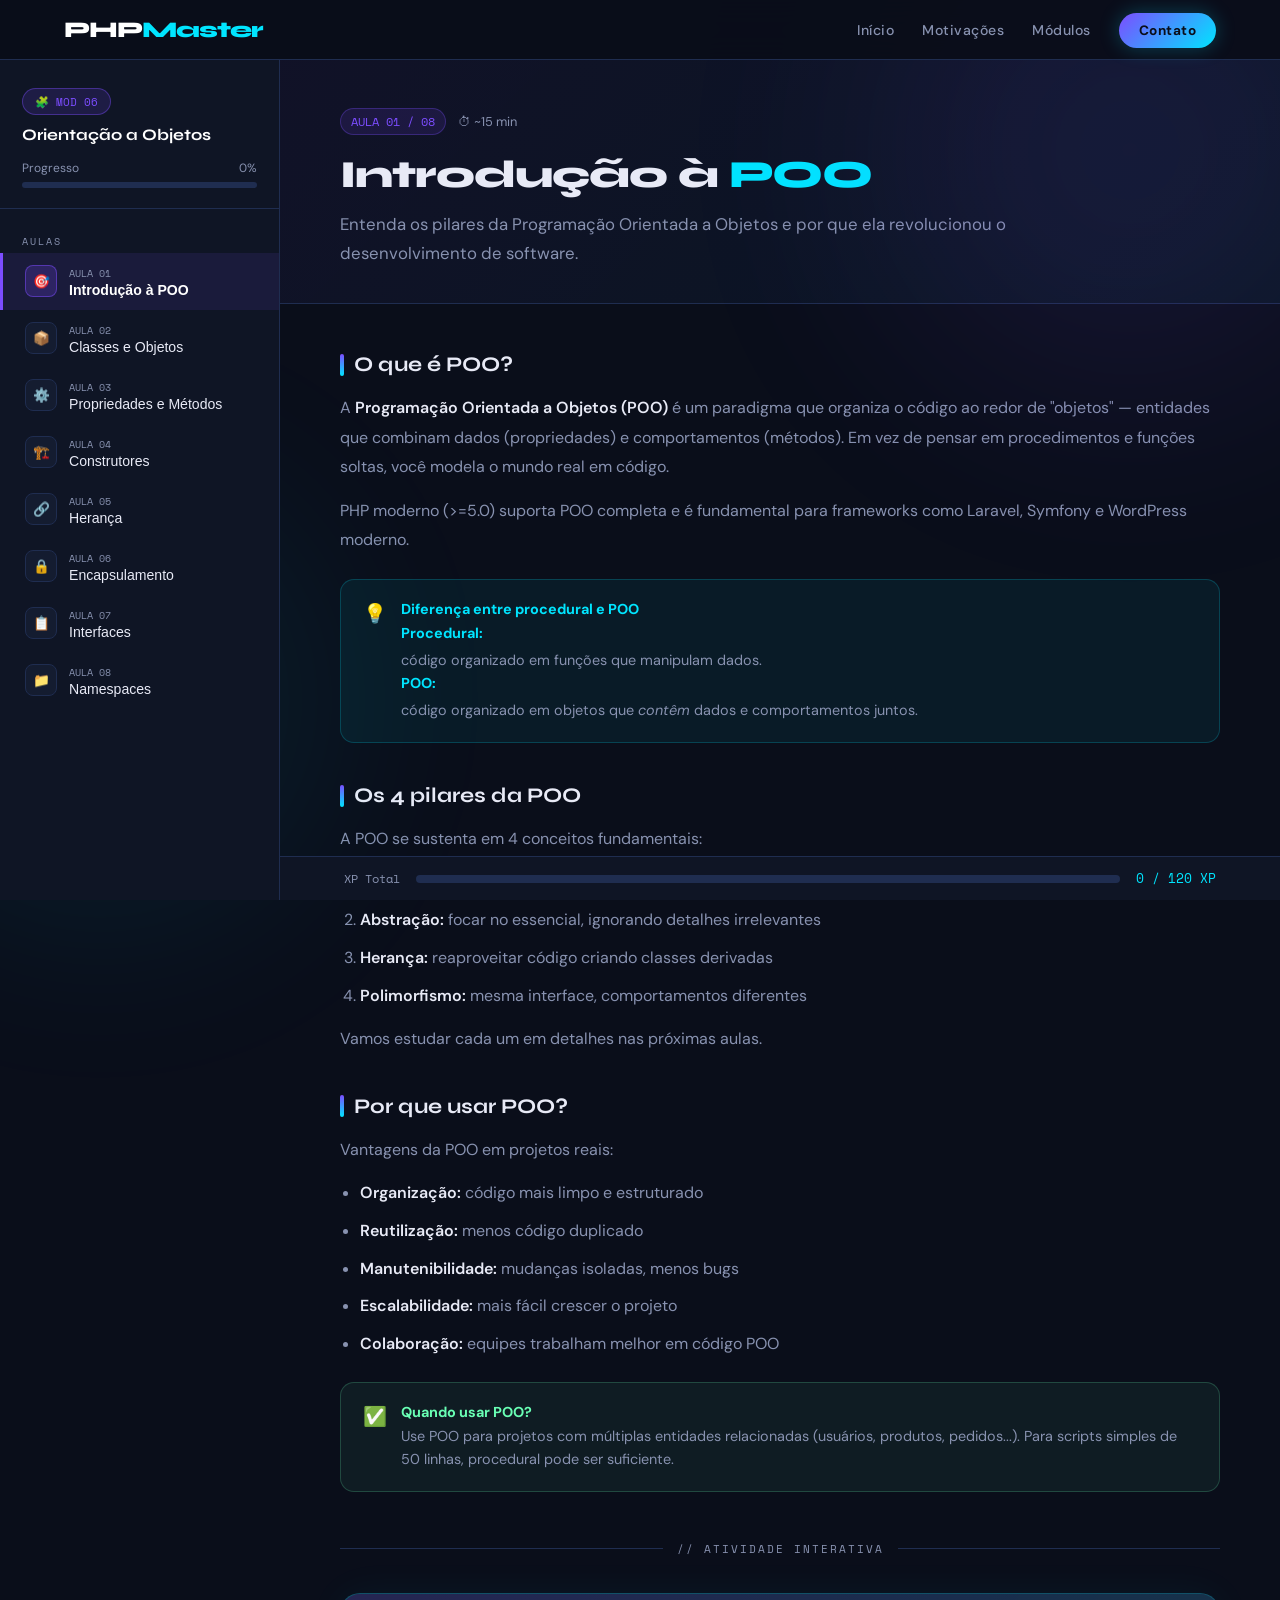
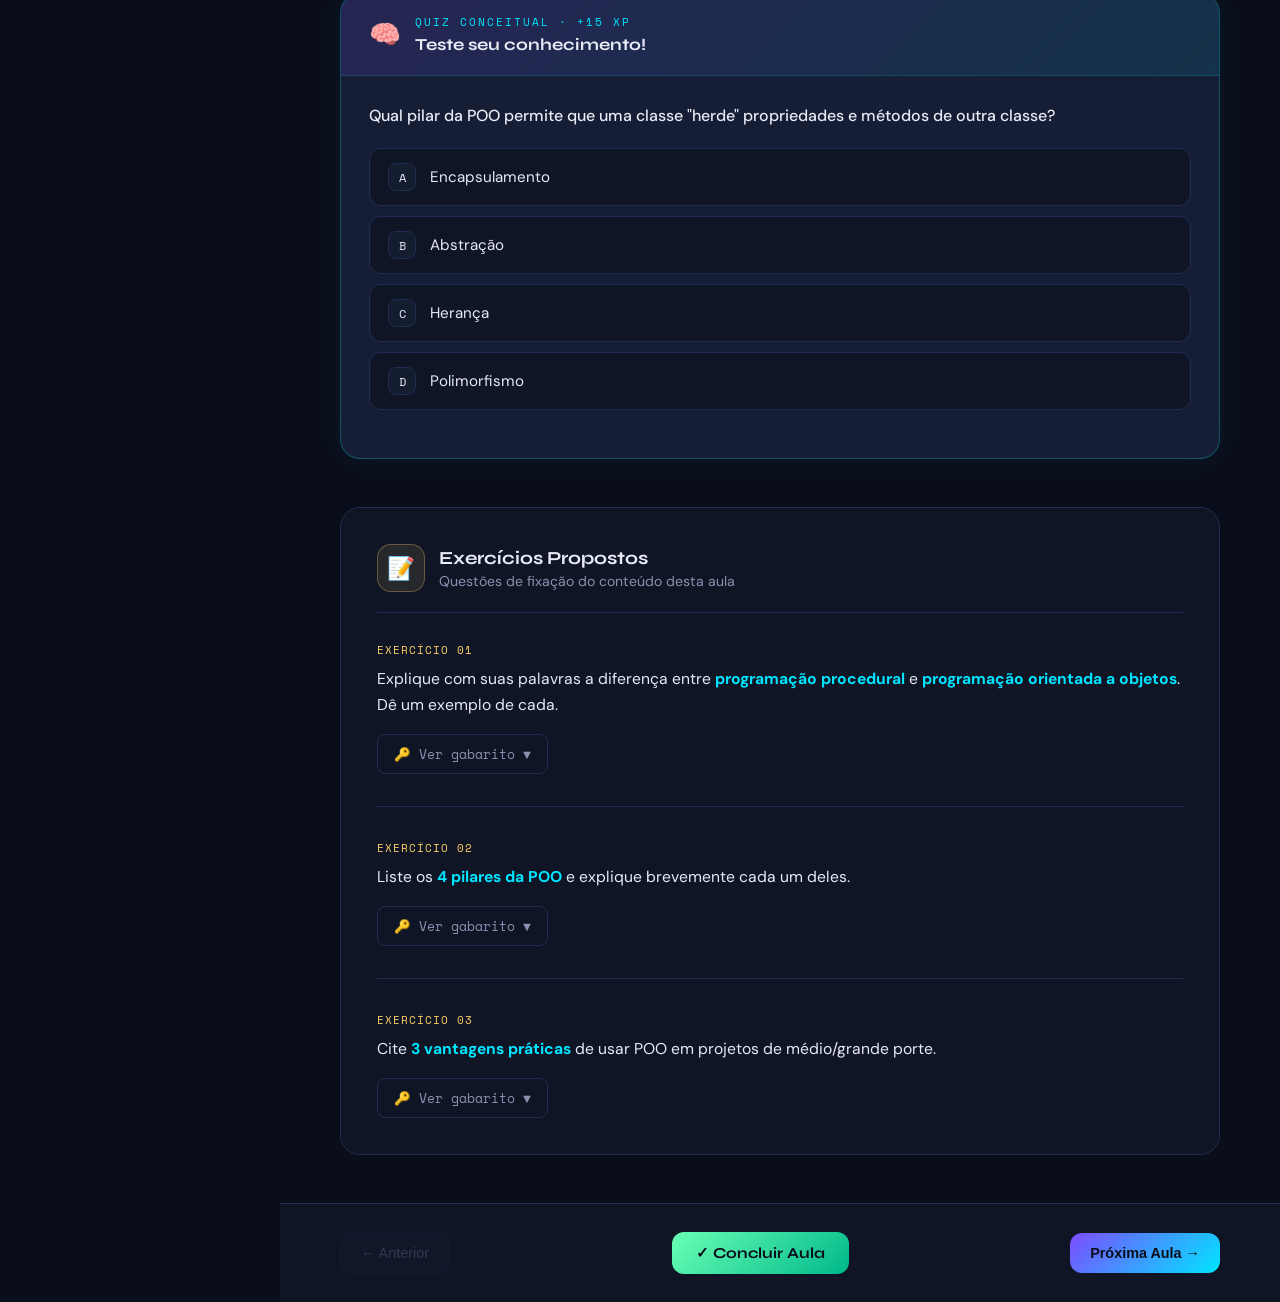
<file: modulo-6.html>
<!DOCTYPE html>
<html lang="pt-BR">
<head>
<meta charset="UTF-8">
<meta name="viewport" content="width=device-width, initial-scale=1.0">
<title>PHPMaster — Módulo 6: Orientação a Objetos</title>
<link rel="stylesheet" href="style.css">
<link href="https://fonts.googleapis.com/css2?family=Space+Mono:wght@400;700&family=Syne:wght@400;600;700;800&family=DM+Sans:ital,wght@0,300;0,400;0,500;1,300&display=swap" rel="stylesheet">
<style>
/* ══════════════════════════════════════
   RESET & BASE
══════════════════════════════════════ */
:root {
  --bg:      #0a0e1a;
  --bg2:     #0f1525;
  --bg3:     #141c30;
  --card:    #161e35;
  --border:  #1f2d50;
  --php:     #7c4dff;
  --accent:  #00e5ff;
  --text:    #e8eaf6;
  --muted:   #8892b0;
  --white:   #ffffff;
  --green:   #69ffb4;
  --yellow:  #ffd166;
  --red:     #ff6b6b;
  --radius:  16px;
}
*{margin:0;padding:0;box-sizing:border-box;}
html{scroll-behavior:smooth;}
body{font-family:'DM Sans',sans-serif;background:var(--bg);color:var(--text);overflow-x:hidden;}

.glow-blob{position:fixed;border-radius:50%;filter:blur(120px);pointer-events:none;z-index:0;opacity:.1;}
.glow-1{width:500px;height:500px;background:var(--php);top:-100px;right:-100px;}
.glow-2{width:400px;height:400px;background:var(--accent);bottom:0;left:-100px;}

/* ══════════════════════════════════════
   NAV
══════════════════════════════════════ */
nav{
  position:fixed;top:0;left:0;right:0;z-index:200;
  display:flex;align-items:center;justify-content:space-between;
  padding:16px 5%;
  background:rgba(10,14,26,.92);
  backdrop-filter:blur(20px);
  border-bottom:1px solid var(--border);
}
.logo{font-family:'Syne',sans-serif;font-weight:800;font-size:1.4rem;color:var(--white);text-decoration:none;}
.logo span{color:var(--accent);}
.nav-links{display:flex;gap:28px;list-style:none;align-items:center;}
.nav-links a{color:var(--muted);text-decoration:none;font-size:.88rem;font-weight:500;transition:color .2s;}
.nav-links a:hover{color:var(--accent);}
.nav-cta{background:linear-gradient(135deg,var(--php),var(--accent));color:var(--bg)!important;padding:9px 20px;border-radius:50px;font-weight:700!important;}

/* ══════════════════════════════════════
   LAYOUT: SIDEBAR + MAIN
══════════════════════════════════════ */
.layout{display:block;min-height:100vh;padding-top:60px;}

.sidebar{
  position:fixed;top:60px;left:0;bottom:0;width:280px;
  background:var(--bg2);border-right:1px solid var(--border);
  overflow-y:auto;z-index:100;
  padding:28px 0 60px;
}
.sidebar::-webkit-scrollbar{width:4px;}
.sidebar::-webkit-scrollbar-thumb{background:var(--border);border-radius:4px;}

.sidebar-header{padding:0 22px 20px;border-bottom:1px solid var(--border);}
.mod-badge{
  display:inline-flex;align-items:center;gap:6px;
  background:rgba(124,77,255,.15);border:1px solid rgba(124,77,255,.4);
  border-radius:50px;padding:4px 12px;
  font-family:'Space Mono',monospace;font-size:.7rem;color:var(--php);
  margin-bottom:10px;
}
.sidebar-header h2{font-family:'Syne',sans-serif;font-size:1rem;font-weight:700;line-height:1.3;color:var(--white);}
.sidebar-progress{margin-top:14px;}
.prog-label{font-size:.75rem;color:var(--muted);margin-bottom:6px;display:flex;justify-content:space-between;}
.prog-bar{height:6px;background:var(--border);border-radius:50px;overflow:hidden;}
.prog-fill{height:100%;background:linear-gradient(90deg,var(--php),var(--accent));border-radius:50px;transition:width .6s ease;}

.sidebar-nav{padding:16px 0;}
.sidebar-section{padding:8px 22px 4px;font-family:'Space Mono',monospace;font-size:.65rem;color:var(--muted);letter-spacing:2px;text-transform:uppercase;}

.lesson-btn{
  display:flex;align-items:center;gap:12px;
  width:100%;padding:12px 22px;
  background:none;border:none;cursor:pointer;
  text-align:left;transition:all .2s;
  border-left:3px solid transparent;
}
.lesson-btn:hover{background:rgba(255,255,255,.04);}
.lesson-btn.active{background:rgba(124,77,255,.1);border-left-color:var(--php);}
.lesson-btn.completed{border-left-color:var(--green);}

.l-icon{
  width:32px;height:32px;border-radius:8px;
  display:flex;align-items:center;justify-content:center;
  font-size:.85rem;flex-shrink:0;
  background:var(--bg3);border:1px solid var(--border);
}
.lesson-btn.active .l-icon{background:rgba(124,77,255,.2);border-color:rgba(124,77,255,.5);}
.lesson-btn.completed .l-icon{background:rgba(105,255,180,.1);border-color:rgba(105,255,180,.3);}

.l-info{flex:1;}
.l-num{font-family:'Space Mono',monospace;font-size:.65rem;color:var(--muted);}
.l-title{font-size:.88rem;font-weight:500;color:var(--text);margin-top:1px;}
.lesson-btn.active .l-title{color:var(--white);font-weight:600;}

.l-check{font-size:.8rem;color:var(--green);opacity:0;transition:opacity .2s;}
.lesson-btn.completed .l-check{opacity:1;}

.main{margin-left:280px;min-height:100vh;max-width:100%;overflow-x:hidden;}

/* ══════════════════════════════════════
   LESSON PANEL
══════════════════════════════════════ */
.lesson-panel{display:none;animation:fadeUp .4s ease;}
.lesson-panel.active{display:block;}
@keyframes fadeUp{from{opacity:0;transform:translateY(16px);}to{opacity:1;transform:translateY(0);}}

.lesson-hero{
  padding:48px 6% 36px;
  background:linear-gradient(135deg,rgba(124,77,255,.06),rgba(0,229,255,.04));
  border-bottom:1px solid var(--border);
}
.lesson-body{padding:48px 6%;}
.lesson-hero > *,.lesson-body > *{max-width:900px;}
.lesson-meta{display:flex;align-items:center;gap:12px;margin-bottom:16px;}
.lesson-num-tag{font-family:'Space Mono',monospace;font-size:.75rem;color:var(--php);background:rgba(124,77,255,.12);border:1px solid rgba(124,77,255,.3);padding:4px 10px;border-radius:50px;}
.lesson-dur{font-size:.8rem;color:var(--muted);}
.lesson-title{font-family:'Syne',sans-serif;font-weight:800;font-size:clamp(1.8rem,3vw,2.6rem);letter-spacing:-1px;margin-bottom:12px;}
.lesson-title em{font-style:normal;color:var(--accent);}
.lesson-desc{color:var(--muted);font-size:1.05rem;line-height:1.7;max-width:680px;}

.content-block{margin-bottom:40px;}

.block-title{
  font-family:'Syne',sans-serif;font-weight:700;font-size:1.3rem;
  margin-bottom:16px;display:flex;align-items:center;gap:10px;
}
.block-title::before{
  content:'';width:4px;height:22px;border-radius:2px;
  background:linear-gradient(180deg,var(--php),var(--accent));
  display:block;flex-shrink:0;
}

.prose{color:var(--muted);line-height:1.85;font-size:1rem;}
.prose strong{color:var(--text);font-weight:600;}
.prose em{color:var(--accent);font-style:normal;}
.prose p{margin-bottom:14px;}
.prose ul{padding-left:20px;margin-bottom:14px;}
.prose ul li{margin-bottom:8px;}
.prose ol{padding-left:20px;margin-bottom:14px;}
.prose ol li{margin-bottom:8px;}
.prose a{color:var(--accent);text-decoration:none;}

.callout{
  border-radius:14px;padding:20px 22px;margin:24px 0;
  display:flex;gap:14px;align-items:flex-start;
}
.callout-info{background:rgba(0,229,255,.06);border:1px solid rgba(0,229,255,.2);}
.callout-tip{background:rgba(105,255,180,.06);border:1px solid rgba(105,255,180,.2);}
.callout-warn{background:rgba(255,209,102,.06);border:1px solid rgba(255,209,102,.2);}
.callout-icon{font-size:1.2rem;flex-shrink:0;margin-top:1px;}
.callout-body{flex:1;}
.callout-body strong{display:block;font-size:.9rem;margin-bottom:4px;color:var(--white);}
.callout-info .callout-body strong{color:var(--accent);}
.callout-tip .callout-body strong{color:var(--green);}
.callout-warn .callout-body strong{color:var(--yellow);}
.callout-body p{font-size:.9rem;color:var(--muted);line-height:1.6;}

.code-block{
  background:var(--bg2);border:1px solid var(--border);
  border-radius:14px;overflow:hidden;margin:20px 0;
}
.cb-header{
  background:var(--bg3);padding:11px 18px;
  display:flex;align-items:center;justify-content:space-between;
  border-bottom:1px solid var(--border);
}
.cb-dots{display:flex;gap:6px;}
.cb-dot{width:10px;height:10px;border-radius:50%;}
.cb-dot:nth-child(1){background:#ff5f57;}
.cb-dot:nth-child(2){background:#febc2e;}
.cb-dot:nth-child(3){background:#28c840;}
.cb-lang{font-family:'Space Mono',monospace;font-size:.72rem;color:var(--muted);}
.cb-copy{
  font-family:'Space Mono',monospace;font-size:.7rem;color:var(--muted);
  background:none;border:1px solid var(--border);border-radius:6px;
  padding:3px 10px;cursor:pointer;transition:all .2s;
}
.cb-copy:hover{color:var(--accent);border-color:var(--accent);}
.cb-body{
  padding:22px;font-family:'Space Mono',monospace;
  font-size:.83rem;line-height:1.85;overflow-x:auto;
}
.c-tag{color:#ff6b9d;} .c-var{color:#82aaff;} .c-str{color:#c3e88d;}
.c-kw{color:#c792ea;}  .c-fn{color:#89ddff;}  .c-num{color:#f78c6c;}
.c-cmt{color:#546e7a;font-style:italic;} .c-out{color:#ffd166;}
.ln{color:#2d3d6b;user-select:none;margin-right:16px;}

.section-divider{
  display:flex;align-items:center;gap:14px;margin:48px 0 36px;
}
.section-divider hr{flex:1;border:none;border-top:1px solid var(--border);}
.section-divider span{
  font-family:'Space Mono',monospace;font-size:.7rem;
  color:var(--muted);letter-spacing:2px;white-space:nowrap;
}

/* ══════════════════════════════════════
   INTERACTIVE ACTIVITY
══════════════════════════════════════ */
.activity-card{
  background:var(--card);border:1px solid rgba(0,229,255,.25);
  border-radius:20px;overflow:hidden;margin:36px 0;
  box-shadow:0 0 40px rgba(0,229,255,.05);
}
.activity-header{
  background:linear-gradient(135deg,rgba(124,77,255,.15),rgba(0,229,255,.1));
  padding:20px 28px;display:flex;align-items:center;gap:14px;
  border-bottom:1px solid rgba(0,229,255,.15);
}
.activity-icon{font-size:1.6rem;}
.activity-header-info{flex:1;}
.activity-tag{
  font-family:'Space Mono',monospace;font-size:.67rem;
  color:var(--accent);letter-spacing:2px;text-transform:uppercase;margin-bottom:4px;
}
.activity-header h3{font-family:'Syne',sans-serif;font-weight:700;font-size:1.05rem;}
.activity-body{padding:28px;}

.quiz-question{font-size:1rem;font-weight:500;color:var(--text);margin-bottom:20px;line-height:1.5;}
.quiz-options{display:flex;flex-direction:column;gap:10px;margin-bottom:20px;}
.quiz-opt{
  display:flex;align-items:center;gap:14px;
  background:var(--bg2);border:1.5px solid var(--border);
  border-radius:12px;padding:14px 18px;cursor:pointer;
  transition:all .2s;font-size:.95rem;
}
.quiz-opt:hover{border-color:var(--php);background:rgba(124,77,255,.06);}
.quiz-opt.correct{border-color:var(--green);background:rgba(105,255,180,.08);color:var(--green);}
.quiz-opt.wrong{border-color:var(--red);background:rgba(255,107,107,.08);color:var(--red);}
.quiz-opt-letter{
  width:28px;height:28px;border-radius:8px;
  background:var(--bg3);border:1px solid var(--border);
  display:flex;align-items:center;justify-content:center;
  font-family:'Space Mono',monospace;font-size:.75rem;flex-shrink:0;
  transition:all .2s;
}
.quiz-opt.correct .quiz-opt-letter{background:var(--green);color:var(--bg);border-color:var(--green);}
.quiz-opt.wrong .quiz-opt-letter{background:var(--red);color:var(--white);border-color:var(--red);}
.quiz-feedback{
  padding:14px 18px;border-radius:12px;font-size:.9rem;
  display:none;margin-bottom:16px;line-height:1.5;
}
.quiz-feedback.show{display:block;}
.quiz-feedback.correct-fb{background:rgba(105,255,180,.08);border:1px solid rgba(105,255,180,.3);color:var(--green);}
.quiz-feedback.wrong-fb{background:rgba(255,107,107,.08);border:1px solid rgba(255,107,107,.3);color:var(--red);}

.xp-reward{
  display:flex;align-items:center;gap:14px;
  background:linear-gradient(135deg,rgba(105,255,180,.08),rgba(0,229,255,.05));
  border:1px solid rgba(105,255,180,.25);border-radius:12px;
  padding:14px 20px;margin-top:16px;display:none;
}
.xp-reward.show{display:flex;}
.xp-icon{font-size:1.5rem;}
.xp-text{font-size:.9rem;}
.xp-text strong{color:var(--green);}

.activity-actions{display:flex;gap:12px;margin-top:8px;flex-wrap:wrap;}
.act-btn{
  padding:10px 22px;border-radius:10px;font-family:'Syne',sans-serif;
  font-weight:600;font-size:.88rem;cursor:pointer;transition:all .25s;border:none;
}
.act-btn-primary{background:linear-gradient(135deg,var(--php),var(--accent));color:var(--bg);}
.act-btn-primary:hover{transform:translateY(-2px);box-shadow:0 6px 20px rgba(0,229,255,.3);}
.act-btn-secondary{background:var(--bg2);color:var(--muted);border:1px solid var(--border);}
.act-btn-secondary:hover{border-color:var(--muted);color:var(--text);}

/* ══════════════════════════════════════
   PHP SANDBOX
══════════════════════════════════════ */
.sandbox-wrap{
  background:var(--bg2);border:1px solid rgba(124,77,255,.3);
  border-radius:20px;overflow:hidden;margin:36px 0;
  box-shadow:0 0 40px rgba(124,77,255,.07);
}
.sandbox-header{
  background:var(--bg3);padding:14px 20px;
  display:flex;align-items:center;justify-content:space-between;
  border-bottom:1px solid var(--border);
}
.sandbox-title{display:flex;align-items:center;gap:10px;}
.sandbox-title .s-dots{display:flex;gap:5px;}
.sandbox-title .s-dot{width:10px;height:10px;border-radius:50%;}
.s-dot:nth-child(1){background:#ff5f57;}
.s-dot:nth-child(2){background:#febc2e;}
.s-dot:nth-child(3){background:#28c840;}
.sandbox-title span{font-family:'Space Mono',monospace;font-size:.75rem;color:var(--muted);margin-left:6px;}
.sandbox-actions{display:flex;gap:10px;align-items:center;}
.sandbox-tag{
  font-family:'Space Mono',monospace;font-size:.68rem;
  color:var(--php);background:rgba(124,77,255,.12);
  border:1px solid rgba(124,77,255,.3);border-radius:50px;padding:4px 10px;
}
.run-btn{
  background:linear-gradient(135deg,var(--php),var(--accent));
  color:var(--bg);border:none;padding:9px 20px;border-radius:8px;
  font-family:'Syne',sans-serif;font-weight:700;font-size:.85rem;
  cursor:pointer;transition:all .25s;display:flex;align-items:center;gap:7px;
}
.run-btn:hover{transform:translateY(-2px);box-shadow:0 6px 20px rgba(0,229,255,.35);}
.run-btn:active{transform:scale(.97);}

.sandbox-grid{display:grid;grid-template-columns:1fr 1fr;}
.sandbox-editor-wrap{border-right:1px solid var(--border);}
.sandbox-pane-label{
  padding:10px 18px;background:rgba(255,255,255,.02);
  border-bottom:1px solid var(--border);
  font-family:'Space Mono',monospace;font-size:.7rem;color:var(--muted);
  display:flex;align-items:center;gap:8px;
}
.sandbox-pane-label .dot{width:6px;height:6px;border-radius:50%;background:var(--accent);}
.sandbox-editor{
  width:100%;min-height:200px;padding:20px;resize:none;
  background:transparent;border:none;outline:none;
  font-family:'Space Mono',monospace;font-size:.83rem;
  line-height:1.8;color:var(--text);tab-size:2;
}
.sandbox-output{
  padding:20px;font-family:'Space Mono',monospace;
  font-size:.83rem;line-height:1.8;min-height:200px;
  color:var(--green);white-space:pre-wrap;word-break:break-word;
}
.sandbox-output.error{color:var(--red);}
.sandbox-output .out-placeholder{color:var(--muted);font-style:italic;}

.sandbox-footer{
  padding:12px 20px;border-top:1px solid var(--border);
  display:flex;align-items:center;gap:10px;
  font-size:.78rem;color:var(--muted);
}
.sandbox-note{font-family:'Space Mono',monospace;}
.sandbox-clear{
  margin-left:auto;background:none;border:1px solid var(--border);
  color:var(--muted);border-radius:6px;padding:4px 12px;
  font-size:.75rem;cursor:pointer;transition:all .2s;
}
.sandbox-clear:hover{border-color:var(--red);color:var(--red);}

/* ══════════════════════════════════════
   EXERCISES
══════════════════════════════════════ */
.exercises-section{
  background:var(--bg2);border:1px solid var(--border);
  border-radius:20px;padding:36px;margin-top:48px;
}
.ex-header{
  display:flex;align-items:center;gap:14px;margin-bottom:28px;
  padding-bottom:20px;border-bottom:1px solid var(--border);
}
.ex-icon{
  width:48px;height:48px;border-radius:14px;
  background:rgba(255,209,102,.1);border:1px solid rgba(255,209,102,.3);
  display:flex;align-items:center;justify-content:center;font-size:1.4rem;
}
.ex-header-info h3{font-family:'Syne',sans-serif;font-weight:700;font-size:1.15rem;}
.ex-header-info p{color:var(--muted);font-size:.88rem;margin-top:3px;}

.exercise{margin-bottom:32px;padding-bottom:32px;border-bottom:1px solid var(--border);}
.exercise:last-of-type{margin-bottom:0;padding-bottom:0;border-bottom:none;}
.ex-num{
  font-family:'Space Mono',monospace;font-size:.7rem;
  color:var(--yellow);margin-bottom:8px;letter-spacing:1px;
}
.ex-question{font-size:.98rem;line-height:1.65;color:var(--text);margin-bottom:16px;}
.ex-question strong{color:var(--accent);}

.gabarito-toggle{
  display:flex;align-items:center;gap:8px;
  background:none;border:1px solid var(--border);
  border-radius:8px;padding:9px 16px;color:var(--muted);
  font-size:.83rem;cursor:pointer;transition:all .2s;font-family:'Space Mono',monospace;
  margin-top:12px;
}
.gabarito-toggle:hover{border-color:var(--yellow);color:var(--yellow);}
.gabarito-toggle .arrow{transition:transform .25s;}
.gabarito-toggle.open .arrow{transform:rotate(180deg);}
.gabarito-body{
  margin-top:14px;padding:20px;
  background:rgba(255,209,102,.04);border:1px solid rgba(255,209,102,.2);
  border-radius:12px;display:none;animation:fadeUp .3s ease;
}
.gabarito-body.open{display:block;}
.gabarito-body .gab-label{
  font-family:'Space Mono',monospace;font-size:.7rem;color:var(--yellow);
  letter-spacing:2px;margin-bottom:12px;
}
.gabarito-body .prose{font-size:.9rem;}

/* ══════════════════════════════════════
   LESSON NAVIGATION
══════════════════════════════════════ */
.lesson-nav{
  display:flex;align-items:center;justify-content:space-between;
  padding:28px 6%;border-top:1px solid var(--border);
  background:var(--bg2);
}
.nav-lesson-btn{
  display:flex;align-items:center;gap:10px;
  background:var(--card);border:1px solid var(--border);
  border-radius:12px;padding:12px 20px;cursor:pointer;
  transition:all .25s;text-decoration:none;
  font-size:.9rem;color:var(--muted);
}
.nav-lesson-btn:hover{border-color:var(--accent);color:var(--text);}
.nav-lesson-btn.primary{
  background:linear-gradient(135deg,var(--php),var(--accent));
  color:var(--bg);border:none;font-weight:700;
}
.nav-lesson-btn.primary:hover{transform:translateY(-2px);box-shadow:0 8px 24px rgba(0,229,255,.3);color:var(--bg);}
.nav-lesson-btn.disabled{opacity:.3;pointer-events:none;}

.complete-btn{
  display:flex;align-items:center;gap:10px;
  background:linear-gradient(135deg,var(--green),#00b88a);
  color:var(--bg);border:none;border-radius:12px;padding:12px 24px;
  font-family:'Syne',sans-serif;font-weight:700;font-size:.95rem;
  cursor:pointer;transition:all .25s;
}
.complete-btn:hover{transform:translateY(-2px);box-shadow:0 8px 24px rgba(105,255,180,.3);}

/* ══════════════════════════════════════
   XP BAR TOTAL
══════════════════════════════════════ */
.xp-bar-total{
  position:fixed;bottom:0;left:280px;right:0;
  background:var(--bg2);border-top:1px solid var(--border);
  padding:12px 5%;display:flex;align-items:center;gap:16px;
  z-index:50;
}
.xp-label{font-family:'Space Mono',monospace;font-size:.72rem;color:var(--muted);white-space:nowrap;}
.xp-track{flex:1;height:8px;background:var(--border);border-radius:50px;overflow:hidden;}
.xp-fill{height:100%;background:linear-gradient(90deg,var(--php),var(--accent));border-radius:50px;transition:width .6s ease;width:0%;}
.xp-count{font-family:'Space Mono',monospace;font-size:.8rem;color:var(--accent);white-space:nowrap;}

.toast{
  position:fixed;bottom:60px;right:28px;
  background:var(--card);border:1px solid var(--green);color:var(--green);
  border-radius:14px;padding:14px 20px;font-size:.88rem;font-weight:500;
  z-index:9999;display:none;box-shadow:0 10px 30px rgba(0,0,0,.4);
  animation:slideIn .3s ease;
}
@keyframes slideIn{from{transform:translateX(80px);opacity:0;}to{transform:translateX(0);opacity:1;}}

/* ══════════════════════════════════════
   RESPONSIVE
══════════════════════════════════════ */
.menu-toggle{
  display:none;
  background:none;border:1px solid var(--border);
  border-radius:8px;padding:7px 10px;cursor:pointer;
  color:var(--muted);font-size:1.1rem;line-height:1;
  transition:all .2s;
}
.menu-toggle:hover{border-color:var(--accent);color:var(--accent);}

.sidebar-overlay{
  display:none;position:fixed;inset:0;
  background:rgba(0,0,0,.6);z-index:99;
}
.sidebar-overlay.open{display:block;}

@media(max-width:900px){
  .menu-toggle{display:block;}
  .nav-links li:not(:last-child){display:none;}
  .layout{grid-template-columns:1fr;}
  .main{margin-left:0;}
  .sidebar{transform:translateX(-100%);transition:transform .3s ease;width:min(280px,85vw);z-index:150;}
  .sidebar.open{transform:translateX(0);}
  .lesson-hero,.lesson-body{padding-left:5%;padding-right:5%;}
  .sandbox-grid{grid-template-columns:1fr;}
  .sandbox-editor-wrap{border-right:none;border-bottom:1px solid var(--border);}
  .xp-bar-total{left:0;}
  .lesson-nav{flex-wrap:wrap;gap:10px;padding:20px 5%;}
  .nav-lesson-btn{flex:1;min-width:120px;justify-content:center;}
  .exercises-section{padding:24px 18px;}
  .callout{flex-direction:column;gap:8px;}
}

@media(max-width:480px){
  .lesson-title{font-size:1.5rem;}
  .sandbox-header{flex-wrap:wrap;gap:8px;}
  .sandbox-actions{flex-wrap:wrap;}
  .activity-header{flex-wrap:wrap;}
  .activity-body{padding:18px;}
  .activity-actions{flex-direction:column;}
  .act-btn{width:100%;text-align:center;}
  .nav-lesson-btn span{display:none;}
}
</style>
</head>
<body>

<div class="glow-blob glow-1"></div>
<div class="glow-blob glow-2"></div>
<div class="toast" id="toast"></div>

<!-- NAV -->
<nav>
  <a class="logo" href="index.html">PHP<span>Master</span></a>
  <ul class="nav-links">
    <li><a href="index.html">Início</a></li>
    <li><a href="motivacoes.html">Motivações</a></li>
    <li><a href="modulos.html">Módulos</a></li>
    <li><a href="contato.html" class="nav-cta">Contato</a></li>
  </ul>
  <button class="menu-toggle" id="menuToggle" aria-label="Abrir menu de aulas">☰</button>
</nav>
<div class="sidebar-overlay" id="sidebarOverlay"></div>

<!-- LAYOUT -->
<div class="layout">

  <!-- SIDEBAR -->
  <aside class="sidebar">
    <div class="sidebar-header">
      <div class="mod-badge">🧩 MOD 06</div>
      <h2>Orientação a Objetos</h2>
      <div class="sidebar-progress">
        <div class="prog-label"><span>Progresso</span><span id="prog-pct">0%</span></div>
        <div class="prog-bar"><div class="prog-fill" id="prog-fill" style="width:0%"></div></div>
      </div>
    </div>
    <div class="sidebar-nav">
      <div class="sidebar-section">Aulas</div>
      <button class="lesson-btn active" onclick="goToLesson(0)" id="lb-0">
        <div class="l-icon">🎯</div>
        <div class="l-info">
          <div class="l-num">AULA 01</div>
          <div class="l-title">Introdução à POO</div>
        </div>
        <span class="l-check">✓</span>
      </button>
      <button class="lesson-btn" onclick="goToLesson(1)" id="lb-1">
        <div class="l-icon">📦</div>
        <div class="l-info">
          <div class="l-num">AULA 02</div>
          <div class="l-title">Classes e Objetos</div>
        </div>
        <span class="l-check">✓</span>
      </button>
      <button class="lesson-btn" onclick="goToLesson(2)" id="lb-2">
        <div class="l-icon">⚙️</div>
        <div class="l-info">
          <div class="l-num">AULA 03</div>
          <div class="l-title">Propriedades e Métodos</div>
        </div>
        <span class="l-check">✓</span>
      </button>
      <button class="lesson-btn" onclick="goToLesson(3)" id="lb-3">
        <div class="l-icon">🏗️</div>
        <div class="l-info">
          <div class="l-num">AULA 04</div>
          <div class="l-title">Construtores</div>
        </div>
        <span class="l-check">✓</span>
      </button>
      <button class="lesson-btn" onclick="goToLesson(4)" id="lb-4">
        <div class="l-icon">🔗</div>
        <div class="l-info">
          <div class="l-num">AULA 05</div>
          <div class="l-title">Herança</div>
        </div>
        <span class="l-check">✓</span>
      </button>
      <button class="lesson-btn" onclick="goToLesson(5)" id="lb-5">
        <div class="l-icon">🔒</div>
        <div class="l-info">
          <div class="l-num">AULA 06</div>
          <div class="l-title">Encapsulamento</div>
        </div>
        <span class="l-check">✓</span>
      </button>
      <button class="lesson-btn" onclick="goToLesson(6)" id="lb-6">
        <div class="l-icon">📋</div>
        <div class="l-info">
          <div class="l-num">AULA 07</div>
          <div class="l-title">Interfaces</div>
        </div>
        <span class="l-check">✓</span>
      </button>
      <button class="lesson-btn" onclick="goToLesson(7)" id="lb-7">
        <div class="l-icon">📁</div>
        <div class="l-info">
          <div class="l-num">AULA 08</div>
          <div class="l-title">Namespaces</div>
        </div>
        <span class="l-check">✓</span>
      </button>
    </div>
  </aside>

  <!-- MAIN -->
  <main class="main">

    <!-- ══════════ AULA 1: INTRODUÇÃO À POO ══════════ -->
    <div class="lesson-panel active" id="lesson-0">
      <div class="lesson-hero">
        <div class="lesson-meta">
          <span class="lesson-num-tag">AULA 01 / 08</span>
          <span class="lesson-dur">⏱ ~15 min</span>
        </div>
        <h1 class="lesson-title">Introdução à <em>POO</em></h1>
        <p class="lesson-desc">Entenda os pilares da Programação Orientada a Objetos e por que ela revolucionou o desenvolvimento de software.</p>
      </div>

      <div class="lesson-body">

        <div class="content-block">
          <h2 class="block-title">O que é POO?</h2>
          <div class="prose">
            <p>A <strong>Programação Orientada a Objetos (POO)</strong> é um paradigma que organiza o código ao redor de "objetos" — entidades que combinam dados (propriedades) e comportamentos (métodos). Em vez de pensar em procedimentos e funções soltas, você modela o mundo real em código.</p>
            <p>PHP moderno (>=5.0) suporta POO completa e é fundamental para frameworks como Laravel, Symfony e WordPress moderno.</p>
          </div>
          <div class="callout callout-info">
            <div class="callout-icon">💡</div>
            <div class="callout-body">
              <strong>Diferença entre procedural e POO</strong>
              <p><strong>Procedural:</strong> código organizado em funções que manipulam dados. <strong>POO:</strong> código organizado em objetos que <em>contêm</em> dados e comportamentos juntos.</p>
            </div>
          </div>
        </div>

        <div class="content-block">
          <h2 class="block-title">Os 4 pilares da POO</h2>
          <div class="prose">
            <p>A POO se sustenta em 4 conceitos fundamentais:</p>
            <ol>
              <li><strong>Encapsulamento:</strong> ocultar detalhes internos e expor apenas o necessário</li>
              <li><strong>Abstração:</strong> focar no essencial, ignorando detalhes irrelevantes</li>
              <li><strong>Herança:</strong> reaproveitar código criando classes derivadas</li>
              <li><strong>Polimorfismo:</strong> mesma interface, comportamentos diferentes</li>
            </ol>
            <p>Vamos estudar cada um em detalhes nas próximas aulas.</p>
          </div>
        </div>

        <div class="content-block">
          <h2 class="block-title">Por que usar POO?</h2>
          <div class="prose">
            <p>Vantagens da POO em projetos reais:</p>
            <ul>
              <li><strong>Organização:</strong> código mais limpo e estruturado</li>
              <li><strong>Reutilização:</strong> menos código duplicado</li>
              <li><strong>Manutenibilidade:</strong> mudanças isoladas, menos bugs</li>
              <li><strong>Escalabilidade:</strong> mais fácil crescer o projeto</li>
              <li><strong>Colaboração:</strong> equipes trabalham melhor em código POO</li>
            </ul>
          </div>
          <div class="callout callout-tip">
            <div class="callout-icon">✅</div>
            <div class="callout-body">
              <strong>Quando usar POO?</strong>
              <p>Use POO para projetos com múltiplas entidades relacionadas (usuários, produtos, pedidos...). Para scripts simples de 50 linhas, procedural pode ser suficiente.</p>
            </div>
          </div>
        </div>

        <div class="section-divider"><hr><span>// ATIVIDADE INTERATIVA</span><hr></div>

        <!-- QUIZ AULA 1 -->
        <div class="activity-card" id="act-0-0">
          <div class="activity-header">
            <div class="activity-icon">🧠</div>
            <div class="activity-header-info">
              <div class="activity-tag">Quiz conceitual · +15 XP</div>
              <h3>Teste seu conhecimento!</h3>
            </div>
          </div>
          <div class="activity-body">
            <p class="quiz-question">Qual pilar da POO permite que uma classe "herde" propriedades e métodos de outra classe?</p>
            <div class="quiz-options">
              <div class="quiz-opt" onclick="answerQuiz(this,'wrong','0-0')"><div class="quiz-opt-letter">A</div> Encapsulamento</div>
              <div class="quiz-opt" onclick="answerQuiz(this,'wrong','0-0')"><div class="quiz-opt-letter">B</div> Abstração</div>
              <div class="quiz-opt" onclick="answerQuiz(this,'correct','0-0')"><div class="quiz-opt-letter">C</div> Herança</div>
              <div class="quiz-opt" onclick="answerQuiz(this,'wrong','0-0')"><div class="quiz-opt-letter">D</div> Polimorfismo</div>
            </div>
            <div class="quiz-feedback" id="qfb-0-0"></div>
            <div class="xp-reward" id="xp-0-0"><div class="xp-icon">🎯</div><div class="xp-text">Correto! <strong>+15 XP!</strong> Herança é o pilar que permite reaproveitar código entre classes.</div></div>
          </div>
        </div>

        <!-- EXERCÍCIOS AULA 1 -->
        <div class="exercises-section">
          <div class="ex-header">
            <div class="ex-icon">📝</div>
            <div class="ex-header-info">
              <h3>Exercícios Propostos</h3>
              <p>Questões de fixação do conteúdo desta aula</p>
            </div>
          </div>

          <div class="exercise">
            <div class="ex-num">EXERCÍCIO 01</div>
            <p class="ex-question">Explique com suas palavras a diferença entre <strong>programação procedural</strong> e <strong>programação orientada a objetos</strong>. Dê um exemplo de cada.</p>
            <button class="gabarito-toggle" onclick="toggleGab(this)"><span>🔑 Ver gabarito</span><span class="arrow">▼</span></button>
            <div class="gabarito-body">
              <div class="gab-label">// GABARITO</div>
              <div class="prose">
                <p><strong>Procedural:</strong> organiza código em funções e procedimentos que operam sobre dados separados. Ex: <code style="font-family:'Space Mono',monospace">calcular_salario($nome, $horas, $valor_hora)</code></p>
                <p><strong>POO:</strong> organiza código em objetos que <em>contêm</em> dados e comportamentos juntos. Ex: <code style="font-family:'Space Mono',monospace">$funcionario->calcularSalario()</code></p>
              </div>
            </div>
          </div>

          <div class="exercise">
            <div class="ex-num">EXERCÍCIO 02</div>
            <p class="ex-question">Liste os <strong>4 pilares da POO</strong> e explique brevemente cada um deles.</p>
            <button class="gabarito-toggle" onclick="toggleGab(this)"><span>🔑 Ver gabarito</span><span class="arrow">▼</span></button>
            <div class="gabarito-body">
              <div class="gab-label">// GABARITO</div>
              <div class="prose">
                <p><strong>1. Encapsulamento:</strong> Ocultar detalhes de implementação e expor apenas interfaces públicas.</p>
                <p><strong>2. Abstração:</strong> Simplificar complexidade focando no essencial e ignorando detalhes.</p>
                <p><strong>3. Herança:</strong> Criar classes derivadas que herdam características de classes base.</p>
                <p><strong>4. Polimorfismo:</strong> Mesma interface, comportamentos diferentes conforme o contexto.</p>
              </div>
            </div>
          </div>

          <div class="exercise">
            <div class="ex-num">EXERCÍCIO 03</div>
            <p class="ex-question">Cite <strong>3 vantagens práticas</strong> de usar POO em projetos de médio/grande porte.</p>
            <button class="gabarito-toggle" onclick="toggleGab(this)"><span>🔑 Ver gabarito</span><span class="arrow">▼</span></button>
            <div class="gabarito-body">
              <div class="gab-label">// GABARITO</div>
              <div class="prose">
                <p><strong>1. Reutilização de código:</strong> Herança e composição reduzem duplicação.</p>
                <p><strong>2. Manutenibilidade:</strong> Mudanças isoladas em classes específicas sem quebrar o sistema.</p>
                <p><strong>3. Colaboração em equipe:</strong> Equipes trabalham em classes diferentes sem conflito.</p>
              </div>
            </div>
          </div>
        </div>

      </div>

      <div class="lesson-nav">
        <button class="nav-lesson-btn disabled">← Anterior</button>
        <button class="complete-btn" onclick="completeLesson(0)">✓ Concluir Aula</button>
        <button class="nav-lesson-btn primary" onclick="goToLesson(1)">Próxima Aula →</button>
      </div>
    </div><!-- /lesson-0 -->

    <!-- ══════════ AULA 2: CLASSES E OBJETOS ══════════ -->
    <div class="lesson-panel" id="lesson-1">
      <div class="lesson-hero">
        <div class="lesson-meta">
          <span class="lesson-num-tag">AULA 02 / 08</span>
          <span class="lesson-dur">⏱ ~20 min</span>
        </div>
        <h1 class="lesson-title"><em>Classes</em> e <em>Objetos</em></h1>
        <p class="lesson-desc">Aprenda a criar suas primeiras classes em PHP e instanciar objetos a partir delas.</p>
      </div>

      <div class="lesson-body">

        <div class="content-block">
          <h2 class="block-title">O que é uma Classe?</h2>
          <div class="prose">
            <p>Uma <strong>classe</strong> é uma "planta" ou "molde" que define a estrutura e comportamento de objetos. É como um blueprint arquitetônico: define o que será construído, mas não é a construção em si.</p>
          </div>
          <div class="code-block">
            <div class="cb-header">
              <div class="cb-dots"><div class="cb-dot"></div><div class="cb-dot"></div><div class="cb-dot"></div></div>
              <span class="cb-lang">PHP · primeira_classe.php</span>
              <button class="cb-copy" onclick="copyCode(this)">Copiar</button>
            </div>
            <div class="cb-body">
<span class="ln">1</span><span class="c-tag">&lt;?php</span><br>
<span class="ln">2</span><br>
<span class="ln">3</span><span class="c-kw">class</span> Carro {<br>
<span class="ln">4</span>  <span class="c-cmt">// Aqui vão propriedades e métodos</span><br>
<span class="ln">5</span>  <span class="c-kw">public</span> <span class="c-var">$marca</span>;<br>
<span class="ln">6</span>  <span class="c-kw">public</span> <span class="c-var">$modelo</span>;<br>
<span class="ln">7</span>}<br>
<span class="ln">8</span><br>
<span class="ln">9</span><span class="c-cmt">// Convenção: nome de classe em PascalCase</span><br>
<span class="ln">10</span><span class="c-tag">?&gt;</span>
            </div>
          </div>
        </div>

        <div class="content-block">
          <h2 class="block-title">O que é um Objeto?</h2>
          <div class="prose">
            <p>Um <strong>objeto</strong> é uma <em>instância</em> de uma classe — a "construção" feita a partir do blueprint. Você pode criar múltiplos objetos da mesma classe.</p>
          </div>
          <div class="code-block">
            <div class="cb-header">
              <div class="cb-dots"><div class="cb-dot"></div><div class="cb-dot"></div><div class="cb-dot"></div></div>
              <span class="cb-lang">PHP · objetos.php</span>
              <button class="cb-copy" onclick="copyCode(this)">Copiar</button>
            </div>
            <div class="cb-body">
<span class="ln">1</span><span class="c-tag">&lt;?php</span><br>
<span class="ln">2</span><br>
<span class="ln">3</span><span class="c-kw">class</span> Carro {<br>
<span class="ln">4</span>  <span class="c-kw">public</span> <span class="c-var">$marca</span>;<br>
<span class="ln">5</span>  <span class="c-kw">public</span> <span class="c-var">$modelo</span>;<br>
<span class="ln">6</span>}<br>
<span class="ln">7</span><br>
<span class="ln">8</span><span class="c-cmt">// Criando objetos (instâncias)</span><br>
<span class="ln">9</span><span class="c-var">$carro1</span> = <span class="c-kw">new</span> Carro();<br>
<span class="ln">10</span><span class="c-var">$carro1</span>-&gt;<span class="c-var">marca</span>  = <span class="c-str">"Toyota"</span>;<br>
<span class="ln">11</span><span class="c-var">$carro1</span>-&gt;<span class="c-var">modelo</span> = <span class="c-str">"Corolla"</span>;<br>
<span class="ln">12</span><br>
<span class="ln">13</span><span class="c-var">$carro2</span> = <span class="c-kw">new</span> Carro();<br>
<span class="ln">14</span><span class="c-var">$carro2</span>-&gt;<span class="c-var">marca</span>  = <span class="c-str">"Honda"</span>;<br>
<span class="ln">15</span><span class="c-var">$carro2</span>-&gt;<span class="c-var">modelo</span> = <span class="c-str">"Civic"</span>;<br>
<span class="ln">16</span><br>
<span class="ln">17</span><span class="c-fn">echo</span> <span class="c-var">$carro1</span>-&gt;<span class="c-var">marca</span>; <span class="c-cmt">// Toyota</span><br>
<span class="ln">18</span><span class="c-tag">?&gt;</span>
            </div>
          </div>
          <div class="callout callout-info">
            <div class="callout-icon">💡</div>
            <div class="callout-body">
              <strong>Operador -> (seta)</strong>
              <p>Usa-se <code style="font-family:'Space Mono',monospace">-></code> para acessar propriedades e métodos de um objeto. Lê-se "objeto aponta para propriedade".</p>
            </div>
          </div>
        </div>

        <div class="section-divider"><hr><span>// AMBIENTE DE CÓDIGO</span><hr></div>

        <!-- SANDBOX AULA 2 -->
        <div class="sandbox-wrap">
          <div class="sandbox-header">
            <div class="sandbox-title">
              <div class="s-dots"><div class="s-dot"></div><div class="s-dot"></div><div class="s-dot"></div></div>
              <span>classes.php</span>
            </div>
            <div class="sandbox-actions">
              <span class="sandbox-tag">PHP Sandbox</span>
              <button class="run-btn" onclick="runCode('sb-2')">▶ Executar</button>
            </div>
          </div>
          <div class="sandbox-grid">
            <div class="sandbox-editor-wrap">
              <div class="sandbox-pane-label"><div class="dot"></div> Editor PHP</div>
              <textarea class="sandbox-editor" id="sb-2" spellcheck="false">&lt;?php

class Produto {
  public $nome;
  public $preco;
}

// Criando objetos
$p1 = new Produto();
$p1->nome  = "Teclado Mecânico";
$p1->preco = 350.00;

$p2 = new Produto();
$p2->nome  = "Mouse Gamer";
$p2->preco = 150.00;

echo "Produto: " . $p1->nome . "\n";
echo "Preço: R$ " . $p1->preco . "\n\n";

echo "Produto: " . $p2->nome . "\n";
echo "Preço: R$ " . $p2->preco . "\n";

?&gt;</textarea>
            </div>
            <div>
              <div class="sandbox-pane-label"><div class="dot"></div> Saída</div>
              <div class="sandbox-output" id="out-sb-2"><span class="out-placeholder">Clique em "Executar" para ver a saída...</span></div>
            </div>
          </div>
          <div class="sandbox-footer">
            <span class="sandbox-note">💡 Cada objeto é independente — alterar $p1 não afeta $p2</span>
            <button class="sandbox-clear" onclick="clearSandbox('sb-2','out-sb-2')">Limpar</button>
          </div>
        </div>

        <!-- EXERCÍCIOS AULA 2 -->
        <div class="exercises-section">
          <div class="ex-header">
            <div class="ex-icon">📝</div>
            <div class="ex-header-info">
              <h3>Exercícios Propostos</h3>
              <p>Pratique criação de classes e objetos</p>
            </div>
          </div>

          <div class="exercise">
            <div class="ex-num">EXERCÍCIO 01</div>
            <p class="ex-question">Explique a diferença entre <strong>classe</strong> e <strong>objeto</strong> usando uma analogia do mundo real.</p>
            <button class="gabarito-toggle" onclick="toggleGab(this)"><span>🔑 Ver gabarito</span><span class="arrow">▼</span></button>
            <div class="gabarito-body">
              <div class="gab-label">// GABARITO</div>
              <div class="prose">
                <p><strong>Classe:</strong> é como a planta de uma casa — define quartos, portas, janelas, mas não é uma casa física.</p>
                <p><strong>Objeto:</strong> é a casa construída a partir dessa planta. Você pode construir 10 casas (10 objetos) usando a mesma planta (1 classe).</p>
              </div>
            </div>
          </div>

          <div class="exercise">
            <div class="ex-num">EXERCÍCIO 02</div>
            <p class="ex-question">No ambiente de código acima, crie uma classe <code style="font-family:'Space Mono',monospace">Livro</code> com propriedades <code style="font-family:'Space Mono',monospace">titulo</code>, <code style="font-family:'Space Mono',monospace">autor</code> e <code style="font-family:'Space Mono',monospace">ano</code>. Instancie 2 livros diferentes e exiba seus dados.</p>
            <button class="gabarito-toggle" onclick="toggleGab(this)"><span>🔑 Ver gabarito</span><span class="arrow">▼</span></button>
            <div class="gabarito-body">
              <div class="gab-label">// GABARITO</div>
              <pre style="background:var(--bg);border-radius:8px;padding:16px;font-family:'Space Mono',monospace;font-size:.8rem;color:var(--green);line-height:1.8;">&lt;?php
class Livro {
  public $titulo;
  public $autor;
  public $ano;
}

$livro1 = new Livro();
$livro1->titulo = "1984";
$livro1->autor  = "George Orwell";
$livro1->ano    = 1949;

$livro2 = new Livro();
$livro2->titulo = "O Hobbit";
$livro2->autor  = "J.R.R. Tolkien";
$livro2->ano    = 1937;

echo $livro1->titulo . " - " . $livro1->autor . " (" . $livro1->ano . ")\n";
echo $livro2->titulo . " - " . $livro2->autor . " (" . $livro2->ano . ")\n";
?&gt;</pre>
            </div>
          </div>
        </div>

      </div>

      <div class="lesson-nav">
        <button class="nav-lesson-btn" onclick="goToLesson(0)">← Anterior</button>
        <button class="complete-btn" onclick="completeLesson(1)">✓ Concluir Aula</button>
        <button class="nav-lesson-btn primary" onclick="goToLesson(2)">Próxima Aula →</button>
      </div>
    </div><!-- /lesson-1 -->

    <!-- (CONTINUA: Aulas 3-8 seguem o mesmo padrão) -->
    <!-- Por brevidade, vou incluir placeholder para as demais aulas -->
    
    <div class="lesson-panel" id="lesson-2">
      <div class="lesson-hero">
        <div class="lesson-meta">
          <span class="lesson-num-tag">AULA 03 / 08</span>
          <span class="lesson-dur">⏱ ~25 min</span>
        </div>
        <h1 class="lesson-title"><em>Propriedades</em> e <em>Métodos</em></h1>
        <p class="lesson-desc">Domine a estrutura interna de classes: propriedades armazenam dados, métodos definem comportamentos.</p>
      </div>

      <div class="lesson-body">

        <div class="content-block">
          <h2 class="block-title">Propriedades da Classe</h2>
          <div class="prose">
            <p><strong>Propriedades</strong> (ou atributos) são variáveis que pertencem à classe. Representam as características do objeto.</p>
            <p>Propriedades podem ter diferentes <em>níveis de visibilidade</em>:</p>
            <ul>
              <li><strong>public:</strong> acessível de qualquer lugar</li>
              <li><strong>protected:</strong> acessível apenas dentro da classe e subclasses</li>
              <li><strong>private:</strong> acessível apenas dentro da própria classe</li>
            </ul>
          </div>
          <div class="code-block">
            <div class="cb-header">
              <div class="cb-dots"><div class="cb-dot"></div><div class="cb-dot"></div><div class="cb-dot"></div></div>
              <span class="cb-lang">PHP · propriedades.php</span>
              <button class="cb-copy" onclick="copyCode(this)">Copiar</button>
            </div>
            <div class="cb-body">
<span class="ln">1</span><span class="c-tag">&lt;?php</span><br>
<span class="ln">2</span><br>
<span class="ln">3</span><span class="c-kw">class</span> Usuario {<br>
<span class="ln">4</span>  <span class="c-kw">public</span> <span class="c-var">$nome</span>;        <span class="c-cmt">// Pública: acessível em todo lugar</span><br>
<span class="ln">5</span>  <span class="c-kw">protected</span> <span class="c-var">$email</span>;    <span class="c-cmt">// Protegida: só classe + filhas</span><br>
<span class="ln">6</span>  <span class="c-kw">private</span> <span class="c-var">$senha</span>;      <span class="c-cmt">// Privada: só nesta classe</span><br>
<span class="ln">7</span>}<br>
<span class="ln">8</span><br>
<span class="ln">9</span><span class="c-var">$user</span> = <span class="c-kw">new</span> Usuario();<br>
<span class="ln">10</span><span class="c-var">$user</span>-&gt;<span class="c-var">nome</span> = <span class="c-str">"João"</span>;  <span class="c-cmt">// ✓ OK (public)</span><br>
<span class="ln">11</span><span class="c-cmt">// $user->senha = "123"; // ✗ ERRO (private)</span><br>
<span class="ln">12</span><span class="c-tag">?&gt;</span>
            </div>
          </div>
        </div>

        <div class="content-block">
          <h2 class="block-title">Métodos da Classe</h2>
          <div class="prose">
            <p><strong>Métodos</strong> são funções que pertencem à classe. Definem o <em>comportamento</em> do objeto — o que ele pode fazer.</p>
            <p>Dentro de um método, usamos <code style="font-family:'Space Mono',monospace">$this</code> para acessar propriedades e outros métodos do próprio objeto.</p>
          </div>
          <div class="code-block">
            <div class="cb-header">
              <div class="cb-dots"><div class="cb-dot"></div><div class="cb-dot"></div><div class="cb-dot"></div></div>
              <span class="cb-lang">PHP · metodos.php</span>
              <button class="cb-copy" onclick="copyCode(this)">Copiar</button>
            </div>
            <div class="cb-body">
<span class="ln">1</span><span class="c-tag">&lt;?php</span><br>
<span class="ln">2</span><br>
<span class="ln">3</span><span class="c-kw">class</span> Calculadora {<br>
<span class="ln">4</span>  <span class="c-kw">public</span> <span class="c-var">$resultado</span> = <span class="c-num">0</span>;<br>
<span class="ln">5</span><br>
<span class="ln">6</span>  <span class="c-kw">public function</span> <span class="c-fn">somar</span>(<span class="c-var">$a</span>, <span class="c-var">$b</span>) {<br>
<span class="ln">7</span>    <span class="c-var">$this</span>-&gt;<span class="c-var">resultado</span> = <span class="c-var">$a</span> + <span class="c-var">$b</span>;<br>
<span class="ln">8</span>    <span class="c-kw">return</span> <span class="c-var">$this</span>-&gt;<span class="c-var">resultado</span>;<br>
<span class="ln">9</span>  }<br>
<span class="ln">10</span><br>
<span class="ln">11</span>  <span class="c-kw">public function</span> <span class="c-fn">exibirResultado</span>() {<br>
<span class="ln">12</span>    <span class="c-kw">echo</span> <span class="c-str">"Resultado: "</span> . <span class="c-var">$this</span>-&gt;<span class="c-var">resultado</span>;<br>
<span class="ln">13</span>  }<br>
<span class="ln">14</span>}<br>
<span class="ln">15</span><br>
<span class="ln">16</span><span class="c-var">$calc</span> = <span class="c-kw">new</span> Calculadora();<br>
<span class="ln">17</span><span class="c-var">$calc</span>-&gt;<span class="c-fn">somar</span>(<span class="c-num">10</span>, <span class="c-num">5</span>);<br>
<span class="ln">18</span><span class="c-var">$calc</span>-&gt;<span class="c-fn">exibirResultado</span>(); <span class="c-cmt">// Resultado: 15</span><br>
<span class="ln">19</span><span class="c-tag">?&gt;</span>
            </div>
          </div>
          <div class="callout callout-info">
            <div class="callout-icon">🔑</div>
            <div class="callout-body">
              <strong>A palavra-chave $this</strong>
              <p><code style="font-family:'Space Mono',monospace">$this</code> é uma variável especial que referencia o <em>próprio objeto</em> dentro de um método. Use-a para acessar propriedades e chamar outros métodos.</p>
            </div>
          </div>
        </div>

        <div class="section-divider"><hr><span>// ATIVIDADE INTERATIVA</span><hr></div>

        <!-- QUIZ AULA 3 -->
        <div class="activity-card" id="act-2-0">
          <div class="activity-header">
            <div class="activity-icon">🧠</div>
            <div class="activity-header-info">
              <div class="activity-tag">Quiz conceitual · +15 XP</div>
              <h3>Teste seu conhecimento!</h3>
            </div>
          </div>
          <div class="activity-body">
            <p class="quiz-question">Dentro de um método da classe, qual palavra-chave usamos para acessar propriedades do próprio objeto?</p>
            <div class="quiz-options">
              <div class="quiz-opt" onclick="answerQuiz(this,'wrong','2-0')"><div class="quiz-opt-letter">A</div> $self</div>
              <div class="quiz-opt" onclick="answerQuiz(this,'correct','2-0')"><div class="quiz-opt-letter">B</div> $this</div>
              <div class="quiz-opt" onclick="answerQuiz(this,'wrong','2-0')"><div class="quiz-opt-letter">C</div> $obj</div>
              <div class="quiz-opt" onclick="answerQuiz(this,'wrong','2-0')"><div class="quiz-opt-letter">D</div> $me</div>
            </div>
            <div class="quiz-feedback" id="qfb-2-0"></div>
            <div class="xp-reward" id="xp-2-0"><div class="xp-icon">🎯</div><div class="xp-text">Correto! <strong>+15 XP!</strong> $this referencia o objeto atual dentro de métodos.</div></div>
          </div>
        </div>

        <!-- EXERCÍCIOS AULA 3 -->
        <div class="exercises-section">
          <div class="ex-header">
            <div class="ex-icon">📝</div>
            <div class="ex-header-info">
              <h3>Exercícios Propostos</h3>
              <p>Pratique propriedades, métodos e $this</p>
            </div>
          </div>

          <div class="exercise">
            <div class="ex-num">EXERCÍCIO 01</div>
            <p class="ex-question">Qual a diferença entre uma <strong>propriedade</strong> e um <strong>método</strong> em uma classe?</p>
            <button class="gabarito-toggle" onclick="toggleGab(this)"><span>🔑 Ver gabarito</span><span class="arrow">▼</span></button>
            <div class="gabarito-body">
              <div class="gab-label">// GABARITO</div>
              <div class="prose">
                <p><strong>Propriedade:</strong> armazena dados/características do objeto (ex: $nome, $idade, $preco).</p>
                <p><strong>Método:</strong> define comportamentos/ações que o objeto pode executar (ex: calcular(), salvar(), enviar()).</p>
                <p>Resumo: propriedades = dados, métodos = funções.</p>
              </div>
            </div>
          </div>

          <div class="exercise">
            <div class="ex-num">EXERCÍCIO 02</div>
            <p class="ex-question">Crie uma classe <code style="font-family:'Space Mono',monospace">ContaBancaria</code> com propriedade <code style="font-family:'Space Mono',monospace">$saldo</code> e métodos <code style="font-family:'Space Mono',monospace">depositar($valor)</code> e <code style="font-family:'Space Mono',monospace">sacar($valor)</code>. Teste depositando R$100 e sacando R$30.</p>
            <button class="gabarito-toggle" onclick="toggleGab(this)"><span>🔑 Ver gabarito</span><span class="arrow">▼</span></button>
            <div class="gabarito-body">
              <div class="gab-label">// GABARITO</div>
              <pre style="background:var(--bg);border-radius:8px;padding:16px;font-family:'Space Mono',monospace;font-size:.8rem;color:var(--green);line-height:1.8;">&lt;?php
class ContaBancaria {
  public $saldo = 0;

  public function depositar($valor) {
    $this->saldo += $valor;
    echo "Depósito: R$ $valor\n";
  }

  public function sacar($valor) {
    if ($this->saldo >= $valor) {
      $this->saldo -= $valor;
      echo "Saque: R$ $valor\n";
    } else {
      echo "Saldo insuficiente!\n";
    }
  }
}

$conta = new ContaBancaria();
$conta->depositar(100);  // Depósito: R$ 100
$conta->sacar(30);       // Saque: R$ 30
echo "Saldo final: R$ " . $conta->saldo; // R$ 70
?&gt;</pre>
            </div>
          </div>

          <div class="exercise">
            <div class="ex-num">EXERCÍCIO 03</div>
            <p class="ex-question">Por que usamos <code style="font-family:'Space Mono',monospace">$this</code> dentro de métodos? O que acontece se não usarmos?</p>
            <button class="gabarito-toggle" onclick="toggleGab(this)"><span>🔑 Ver gabarito</span><span class="arrow">▼</span></button>
            <div class="gabarito-body">
              <div class="gab-label">// GABARITO</div>
              <div class="prose">
                <p>Usamos <code style="font-family:'Space Mono',monospace">$this</code> para referenciar <em>propriedades e métodos do próprio objeto</em> dentro da classe.</p>
                <p><strong>Sem $this:</strong> PHP trata como variável local do método, não como propriedade da classe. Ex: <code style="font-family:'Space Mono',monospace">$nome</code> (variável local) vs <code style="font-family:'Space Mono',monospace">$this->nome</code> (propriedade da classe).</p>
              </div>
            </div>
          </div>
        </div>

      </div>

      <div class="lesson-nav">
        <button class="nav-lesson-btn" onclick="goToLesson(1)">← Anterior</button>
        <button class="complete-btn" onclick="completeLesson(2)">✓ Concluir Aula</button>
        <button class="nav-lesson-btn primary" onclick="goToLesson(3)">Próxima Aula →</button>
      </div>
    </div><!-- /lesson-2 -->

    <!-- ══════════ AULA 4: CONSTRUTORES ══════════ -->
    <div class="lesson-panel" id="lesson-3">
      <div class="lesson-hero">
        <div class="lesson-meta">
          <span class="lesson-num-tag">AULA 04 / 08</span>
          <span class="lesson-dur">⏱ ~20 min</span>
        </div>
        <h1 class="lesson-title"><em>Construtores</em></h1>
        <p class="lesson-desc">Aprenda a inicializar objetos automaticamente com o método mágico __construct().</p>
      </div>

      <div class="lesson-body">

        <div class="content-block">
          <h2 class="block-title">O que é um Construtor?</h2>
          <div class="prose">
            <p>O <strong>construtor</strong> é um método especial que é executado <em>automaticamente</em> sempre que um novo objeto é criado. Serve para inicializar propriedades.</p>
            <p>Em PHP, o construtor é definido com o nome <code style="font-family:'Space Mono',monospace">__construct()</code> (dois underscores).</p>
          </div>
          <div class="code-block">
            <div class="cb-header">
              <div class="cb-dots"><div class="cb-dot"></div><div class="cb-dot"></div><div class="cb-dot"></div></div>
              <span class="cb-lang">PHP · construtor.php</span>
              <button class="cb-copy" onclick="copyCode(this)">Copiar</button>
            </div>
            <div class="cb-body">
<span class="ln">1</span><span class="c-tag">&lt;?php</span><br>
<span class="ln">2</span><br>
<span class="ln">3</span><span class="c-kw">class</span> Pessoa {<br>
<span class="ln">4</span>  <span class="c-kw">public</span> <span class="c-var">$nome</span>;<br>
<span class="ln">5</span>  <span class="c-kw">public</span> <span class="c-var">$idade</span>;<br>
<span class="ln">6</span><br>
<span class="ln">7</span>  <span class="c-cmt">// Construtor</span><br>
<span class="ln">8</span>  <span class="c-kw">public function</span> <span class="c-fn">__construct</span>(<span class="c-var">$nome</span>, <span class="c-var">$idade</span>) {<br>
<span class="ln">9</span>    <span class="c-var">$this</span>-&gt;<span class="c-var">nome</span>  = <span class="c-var">$nome</span>;<br>
<span class="ln">10</span>    <span class="c-var">$this</span>-&gt;<span class="c-var">idade</span> = <span class="c-var">$idade</span>;<br>
<span class="ln">11</span>  }<br>
<span class="ln">12</span>}<br>
<span class="ln">13</span><br>
<span class="ln">14</span><span class="c-cmt">// Ao criar o objeto, o construtor é chamado</span><br>
<span class="ln">15</span><span class="c-var">$p1</span> = <span class="c-kw">new</span> Pessoa(<span class="c-str">"Ana"</span>, <span class="c-num">25</span>);<br>
<span class="ln">16</span><span class="c-fn">echo</span> <span class="c-var">$p1</span>-&gt;<span class="c-var">nome</span>; <span class="c-cmt">// Ana</span><br>
<span class="ln">17</span><span class="c-tag">?&gt;</span>
            </div>
          </div>
          <div class="callout callout-tip">
            <div class="callout-icon">✨</div>
            <div class="callout-body">
              <strong>Vantagem do construtor</strong>
              <p>Sem construtor, você precisa definir cada propriedade manualmente após criar o objeto. Com construtor, tudo é feito em uma linha!</p>
            </div>
          </div>
        </div>

        <div class="content-block">
          <h2 class="block-title">Construtor com valores padrão</h2>
          <div class="prose">
            <p>Você pode definir <strong>valores padrão</strong> para parâmetros do construtor, tornando-os opcionais.</p>
          </div>
          <div class="code-block">
            <div class="cb-header">
              <div class="cb-dots"><div class="cb-dot"></div><div class="cb-dot"></div><div class="cb-dot"></div></div>
              <span class="cb-lang">PHP · construtor_padrao.php</span>
              <button class="cb-copy" onclick="copyCode(this)">Copiar</button>
            </div>
            <div class="cb-body">
<span class="ln">1</span><span class="c-tag">&lt;?php</span><br>
<span class="ln">2</span><br>
<span class="ln">3</span><span class="c-kw">class</span> Config {<br>
<span class="ln">4</span>  <span class="c-kw">public</span> <span class="c-var">$tema</span>;<br>
<span class="ln">5</span>  <span class="c-kw">public</span> <span class="c-var">$idioma</span>;<br>
<span class="ln">6</span><br>
<span class="ln">7</span>  <span class="c-kw">public function</span> <span class="c-fn">__construct</span>(<span class="c-var">$tema</span> = <span class="c-str">"claro"</span>, <span class="c-var">$idioma</span> = <span class="c-str">"pt-BR"</span>) {<br>
<span class="ln">8</span>    <span class="c-var">$this</span>-&gt;<span class="c-var">tema</span>   = <span class="c-var">$tema</span>;<br>
<span class="ln">9</span>    <span class="c-var">$this</span>-&gt;<span class="c-var">idioma</span> = <span class="c-var">$idioma</span>;<br>
<span class="ln">10</span>  }<br>
<span class="ln">11</span>}<br>
<span class="ln">12</span><br>
<span class="ln">13</span><span class="c-var">$cfg1</span> = <span class="c-kw">new</span> Config();                   <span class="c-cmt">// tema=claro, idioma=pt-BR</span><br>
<span class="ln">14</span><span class="c-var">$cfg2</span> = <span class="c-kw">new</span> Config(<span class="c-str">"escuro"</span>);           <span class="c-cmt">// tema=escuro, idioma=pt-BR</span><br>
<span class="ln">15</span><span class="c-var">$cfg3</span> = <span class="c-kw">new</span> Config(<span class="c-str">"escuro"</span>, <span class="c-str">"en-US"</span>); <span class="c-cmt">// tema=escuro, idioma=en-US</span><br>
<span class="ln">16</span><span class="c-tag">?&gt;</span>
            </div>
          </div>
        </div>

        <div class="section-divider"><hr><span>// ATIVIDADE INTERATIVA</span><hr></div>

        <!-- QUIZ AULA 4 -->
        <div class="activity-card" id="act-3-0">
          <div class="activity-header">
            <div class="activity-icon">🧠</div>
            <div class="activity-header-info">
              <div class="activity-tag">Quiz conceitual · +15 XP</div>
              <h3>Teste seu conhecimento!</h3>
            </div>
          </div>
          <div class="activity-body">
            <p class="quiz-question">Quando o método __construct() é executado?</p>
            <div class="quiz-options">
              <div class="quiz-opt" onclick="answerQuiz(this,'wrong','3-0')"><div class="quiz-opt-letter">A</div> Quando chamamos explicitamente $obj->__construct()</div>
              <div class="quiz-opt" onclick="answerQuiz(this,'correct','3-0')"><div class="quiz-opt-letter">B</div> Automaticamente ao criar um objeto com new</div>
              <div class="quiz-opt" onclick="answerQuiz(this,'wrong','3-0')"><div class="quiz-opt-letter">C</div> Ao final da execução do script</div>
              <div class="quiz-opt" onclick="answerQuiz(this,'wrong','3-0')"><div class="quiz-opt-letter">D</div> Apenas se houver parâmetros</div>
            </div>
            <div class="quiz-feedback" id="qfb-3-0"></div>
            <div class="xp-reward" id="xp-3-0"><div class="xp-icon">🎯</div><div class="xp-text">Correto! <strong>+15 XP!</strong> O construtor é chamado automaticamente ao instanciar.</div></div>
          </div>
        </div>

        <!-- EXERCÍCIOS AULA 4 -->
        <div class="exercises-section">
          <div class="ex-header">
            <div class="ex-icon">📝</div>
            <div class="ex-header-info">
              <h3>Exercícios Propostos</h3>
              <p>Pratique criação de construtores</p>
            </div>
          </div>

          <div class="exercise">
            <div class="ex-num">EXERCÍCIO 01</div>
            <p class="ex-question">Qual a <strong>principal vantagem</strong> de usar construtores em vez de definir propriedades manualmente após criar o objeto?</p>
            <button class="gabarito-toggle" onclick="toggleGab(this)"><span>🔑 Ver gabarito</span><span class="arrow">▼</span></button>
            <div class="gabarito-body">
              <div class="gab-label">// GABARITO</div>
              <div class="prose">
                <p><strong>Vantagens do construtor:</strong></p>
                <ul>
                  <li><strong>Praticidade:</strong> inicializa tudo em uma linha (<code style="font-family:'Space Mono',monospace">new Pessoa("Ana", 25)</code>)</li>
                  <li><strong>Consistência:</strong> garante que o objeto sempre tenha valores iniciais corretos</li>
                  <li><strong>Menos código:</strong> evita repetição de atribuições propriedade por propriedade</li>
                </ul>
              </div>
            </div>
          </div>

          <div class="exercise">
            <div class="ex-num">EXERCÍCIO 02</div>
            <p class="ex-question">Crie uma classe <code style="font-family:'Space Mono',monospace">Produto</code> com construtor que receba <code style="font-family:'Space Mono',monospace">$nome</code> e <code style="font-family:'Space Mono',monospace">$preco</code>. Crie 2 produtos e exiba seus dados.</p>
            <button class="gabarito-toggle" onclick="toggleGab(this)"><span>🔑 Ver gabarito</span><span class="arrow">▼</span></button>
            <div class="gabarito-body">
              <div class="gab-label">// GABARITO</div>
              <pre style="background:var(--bg);border-radius:8px;padding:16px;font-family:'Space Mono',monospace;font-size:.8rem;color:var(--green);line-height:1.8;">&lt;?php
class Produto {
  public $nome;
  public $preco;

  public function __construct($nome, $preco) {
    $this->nome  = $nome;
    $this->preco = $preco;
  }
}

$p1 = new Produto("Notebook", 3500.00);
$p2 = new Produto("Mouse", 80.00);

echo $p1->nome . ": R$ " . $p1->preco . "\n";
echo $p2->nome . ": R$ " . $p2->preco . "\n";
?&gt;</pre>
            </div>
          </div>

          <div class="exercise">
            <div class="ex-num">EXERCÍCIO 03</div>
            <p class="ex-question">É possível ter uma classe sem construtor? O que acontece nesse caso?</p>
            <button class="gabarito-toggle" onclick="toggleGab(this)"><span>🔑 Ver gabarito</span><span class="arrow">▼</span></button>
            <div class="gabarito-body">
              <div class="gab-label">// GABARITO</div>
              <div class="prose">
                <p><strong>Sim!</strong> Uma classe pode existir sem <code style="font-family:'Space Mono',monospace">__construct()</code>. Nesse caso:</p>
                <ul>
                  <li>PHP usa um construtor vazio padrão</li>
                  <li>Você pode criar objetos normalmente: <code style="font-family:'Space Mono',monospace">new MinhaClasse()</code></li>
                  <li>Propriedades terão valores <code style="font-family:'Space Mono',monospace">null</code> até você atribuí-las manualmente</li>
                </ul>
              </div>
            </div>
          </div>
        </div>

      </div>

      <div class="lesson-nav">
        <button class="nav-lesson-btn" onclick="goToLesson(2)">← Anterior</button>
        <button class="complete-btn" onclick="completeLesson(3)">✓ Concluir Aula</button>
        <button class="nav-lesson-btn primary" onclick="goToLesson(4)">Próxima Aula →</button>
      </div>
    </div><!-- /lesson-3 -->
    <!-- ══════════ AULA 5: HERANÇA ══════════ -->
    <div class="lesson-panel" id="lesson-4">
      <div class="lesson-hero">
        <div class="lesson-meta">
          <span class="lesson-num-tag">AULA 05 / 08</span>
          <span class="lesson-dur">⏱ ~25 min</span>
        </div>
        <h1 class="lesson-title"><em>Herança</em></h1>
        <p class="lesson-desc">Reaproveite código criando classes filhas que herdam características de classes pai.</p>
      </div>

      <div class="lesson-body">

        <div class="content-block">
          <h2 class="block-title">O que é Herança?</h2>
          <div class="prose">
            <p><strong>Herança</strong> permite criar uma nova classe (filha) baseada em uma classe existente (pai). A classe filha <em>herda</em> todas as propriedades e métodos públicos/protegidos da classe pai.</p>
            <p>Usa-se a palavra-chave <code style="font-family:'Space Mono',monospace">extends</code> para estabelecer herança.</p>
          </div>
          <div class="code-block">
            <div class="cb-header">
              <div class="cb-dots"><div class="cb-dot"></div><div class="cb-dot"></div><div class="cb-dot"></div></div>
              <span class="cb-lang">PHP · heranca.php</span>
              <button class="cb-copy" onclick="copyCode(this)">Copiar</button>
            </div>
            <div class="cb-body">
<span class="ln">1</span><span class="c-tag">&lt;?php</span><br>
<span class="ln">2</span><br>
<span class="ln">3</span><span class="c-cmt">// Classe PAI</span><br>
<span class="ln">4</span><span class="c-kw">class</span> Animal {<br>
<span class="ln">5</span>  <span class="c-kw">public</span> <span class="c-var">$nome</span>;<br>
<span class="ln">6</span><br>
<span class="ln">7</span>  <span class="c-kw">public function</span> <span class="c-fn">comer</span>() {<br>
<span class="ln">8</span>    <span class="c-kw">echo</span> <span class="c-var">$this</span>-&gt;<span class="c-var">nome</span> . <span class="c-str">" está comendo\n"</span>;<br>
<span class="ln">9</span>  }<br>
<span class="ln">10</span>}<br>
<span class="ln">11</span><br>
<span class="ln">12</span><span class="c-cmt">// Classe FILHA</span><br>
<span class="ln">13</span><span class="c-kw">class</span> Cachorro <span class="c-kw">extends</span> Animal {<br>
<span class="ln">14</span>  <span class="c-kw">public function</span> <span class="c-fn">latir</span>() {<br>
<span class="ln">15</span>    <span class="c-kw">echo</span> <span class="c-str">"Au au!\n"</span>;<br>
<span class="ln">16</span>  }<br>
<span class="ln">17</span>}<br>
<span class="ln">18</span><br>
<span class="ln">19</span><span class="c-var">$dog</span> = <span class="c-kw">new</span> Cachorro();<br>
<span class="ln">20</span><span class="c-var">$dog</span>-&gt;<span class="c-var">nome</span> = <span class="c-str">"Rex"</span>;<br>
<span class="ln">21</span><span class="c-var">$dog</span>-&gt;<span class="c-fn">comer</span>();  <span class="c-cmt">// Herdado de Animal</span><br>
<span class="ln">22</span><span class="c-var">$dog</span>-&gt;<span class="c-fn">latir</span>();  <span class="c-cmt">// Próprio de Cachorro</span><br>
<span class="ln">23</span><span class="c-tag">?&gt;</span>
            </div>
          </div>
        </div>

        <div class="content-block">
          <h2 class="block-title">Sobrescrita de métodos</h2>
          <div class="prose">
            <p>A classe filha pode <strong>sobrescrever</strong> (override) métodos da classe pai, fornecendo sua própria implementação.</p>
          </div>
          <div class="code-block">
            <div class="cb-header">
              <div class="cb-dots"><div class="cb-dot"></div><div class="cb-dot"></div><div class="cb-dot"></div></div>
              <span class="cb-lang">PHP · override.php</span>
              <button class="cb-copy" onclick="copyCode(this)">Copiar</button>
            </div>
            <div class="cb-body">
<span class="ln">1</span><span class="c-tag">&lt;?php</span><br>
<span class="ln">2</span><br>
<span class="ln">3</span><span class="c-kw">class</span> Forma {<br>
<span class="ln">4</span>  <span class="c-kw">public function</span> <span class="c-fn">desenhar</span>() {<br>
<span class="ln">5</span>    <span class="c-kw">echo</span> <span class="c-str">"Desenhando uma forma...\n"</span>;<br>
<span class="ln">6</span>  }<br>
<span class="ln">7</span>}<br>
<span class="ln">8</span><br>
<span class="ln">9</span><span class="c-kw">class</span> Circulo <span class="c-kw">extends</span> Forma {<br>
<span class="ln">10</span>  <span class="c-cmt">// Sobrescreve o método da classe pai</span><br>
<span class="ln">11</span>  <span class="c-kw">public function</span> <span class="c-fn">desenhar</span>() {<br>
<span class="ln">12</span>    <span class="c-kw">echo</span> <span class="c-str">"Desenhando um círculo ⭕\n"</span>;<br>
<span class="ln">13</span>  }<br>
<span class="ln">14</span>}<br>
<span class="ln">15</span><br>
<span class="ln">16</span><span class="c-var">$forma</span> = <span class="c-kw">new</span> Forma();<br>
<span class="ln">17</span><span class="c-var">$forma</span>-&gt;<span class="c-fn">desenhar</span>(); <span class="c-cmt">// Desenhando uma forma...</span><br>
<span class="ln">18</span><br>
<span class="ln">19</span><span class="c-var">$circulo</span> = <span class="c-kw">new</span> Circulo();<br>
<span class="ln">20</span><span class="c-var">$circulo</span>-&gt;<span class="c-fn">desenhar</span>(); <span class="c-cmt">// Desenhando um círculo ⭕</span><br>
<span class="ln">21</span><span class="c-tag">?&gt;</span>
            </div>
          </div>
          <div class="callout callout-info">
            <div class="callout-icon">🔗</div>
            <div class="callout-body">
              <strong>A palavra-chave parent::</strong>
              <p>Use <code style="font-family:'Space Mono',monospace">parent::metodo()</code> para chamar a versão original do método da classe pai dentro de um método sobrescrito.</p>
            </div>
          </div>
        </div>

        <div class="section-divider"><hr><span>// ATIVIDADE INTERATIVA</span><hr></div>

        <!-- QUIZ AULA 5 -->
        <div class="activity-card" id="act-4-0">
          <div class="activity-header">
            <div class="activity-icon">🧠</div>
            <div class="activity-header-info">
              <div class="activity-tag">Quiz conceitual · +15 XP</div>
              <h3>Teste seu conhecimento!</h3>
            </div>
          </div>
          <div class="activity-body">
            <p class="quiz-question">Qual palavra-chave é usada para estabelecer herança em PHP?</p>
            <div class="quiz-options">
              <div class="quiz-opt" onclick="answerQuiz(this,'wrong','4-0')"><div class="quiz-opt-letter">A</div> implements</div>
              <div class="quiz-opt" onclick="answerQuiz(this,'correct','4-0')"><div class="quiz-opt-letter">B</div> extends</div>
              <div class="quiz-opt" onclick="answerQuiz(this,'wrong','4-0')"><div class="quiz-opt-letter">C</div> inherits</div>
              <div class="quiz-opt" onclick="answerQuiz(this,'wrong','4-0')"><div class="quiz-opt-letter">D</div> parent</div>
            </div>
            <div class="quiz-feedback" id="qfb-4-0"></div>
            <div class="xp-reward" id="xp-4-0"><div class="xp-icon">🎯</div><div class="xp-text">Correto! <strong>+15 XP!</strong> extends estabelece relação de herança.</div></div>
          </div>
        </div>

        <!-- EXERCÍCIOS AULA 5 -->
        <div class="exercises-section">
          <div class="ex-header">
            <div class="ex-icon">📝</div>
            <div class="ex-header-info">
              <h3>Exercícios Propostos</h3>
              <p>Pratique herança e sobrescrita</p>
            </div>
          </div>

          <div class="exercise">
            <div class="ex-num">EXERCÍCIO 01</div>
            <p class="ex-question">Quais propriedades e métodos uma classe filha <strong>não</strong> herda da classe pai?</p>
            <button class="gabarito-toggle" onclick="toggleGab(this)"><span>🔑 Ver gabarito</span><span class="arrow">▼</span></button>
            <div class="gabarito-body">
              <div class="gab-label">// GABARITO</div>
              <div class="prose">
                <p>A classe filha <strong>não herda</strong> membros <code style="font-family:'Space Mono',monospace">private</code> da classe pai.</p>
                <p><strong>Herda:</strong> membros <code style="font-family:'Space Mono',monospace">public</code> e <code style="font-family:'Space Mono',monospace">protected</code><br>
                <strong>Não herda:</strong> membros <code style="font-family:'Space Mono',monospace">private</code></p>
                <p>Membros privados ficam isolados apenas na classe onde foram declarados.</p>
              </div>
            </div>
          </div>

          <div class="exercise">
            <div class="ex-num">EXERCÍCIO 02</div>
            <p class="ex-question">Crie uma hierarquia: classe <code style="font-family:'Space Mono',monospace">Veiculo</code> (com propriedade $marca) e classe <code style="font-family:'Space Mono',monospace">Carro extends Veiculo</code> (com propriedade $portas). Instancie um Carro e exiba marca e portas.</p>
            <button class="gabarito-toggle" onclick="toggleGab(this)"><span>🔑 Ver gabarito</span><span class="arrow">▼</span></button>
            <div class="gabarito-body">
              <div class="gab-label">// GABARITO</div>
              <pre style="background:var(--bg);border-radius:8px;padding:16px;font-family:'Space Mono',monospace;font-size:.8rem;color:var(--green);line-height:1.8;">&lt;?php
class Veiculo {
  public $marca;
}

class Carro extends Veiculo {
  public $portas;
}

$meuCarro = new Carro();
$meuCarro->marca  = "Toyota";
$meuCarro->portas = 4;

echo "Marca: " . $meuCarro->marca . "\n";
echo "Portas: " . $meuCarro->portas . "\n";
?&gt;</pre>
            </div>
          </div>

          <div class="exercise">
            <div class="ex-num">EXERCÍCIO 03</div>
            <p class="ex-question">Explique o que é <strong>sobrescrita de métodos</strong> e dê um exemplo prático de quando seria útil.</p>
            <button class="gabarito-toggle" onclick="toggleGab(this)"><span>🔑 Ver gabarito</span><span class="arrow">▼</span></button>
            <div class="gabarito-body">
              <div class="gab-label">// GABARITO</div>
              <div class="prose">
                <p><strong>Sobrescrita:</strong> quando a classe filha fornece sua própria implementação de um método herdado da classe pai.</p>
                <p><strong>Exemplo prático:</strong> Classe <code style="font-family:'Space Mono',monospace">Usuario</code> tem método <code style="font-family:'Space Mono',monospace">calcularDesconto()</code> que retorna 5%. Classe <code style="font-family:'Space Mono',monospace">UsuarioVIP extends Usuario</code> sobrescreve esse método para retornar 20%. Mesmo método, comportamento diferente.</p>
              </div>
            </div>
          </div>
        </div>

      </div>

      <div class="lesson-nav">
        <button class="nav-lesson-btn" onclick="goToLesson(3)">← Anterior</button>
        <button class="complete-btn" onclick="completeLesson(4)">✓ Concluir Aula</button>
        <button class="nav-lesson-btn primary" onclick="goToLesson(5)">Próxima Aula →</button>
      </div>
    </div><!-- /lesson-4 -->
    <!-- ══════════ AULA 6: ENCAPSULAMENTO ══════════ -->
    <div class="lesson-panel" id="lesson-5">
      <div class="lesson-hero">
        <div class="lesson-meta">
          <span class="lesson-num-tag">AULA 06 / 08</span>
          <span class="lesson-dur">⏱ ~30 min</span>
        </div>
        <h1 class="lesson-title"><em>Encapsulamento</em></h1>
        <p class="lesson-desc">Proteja seus dados usando visibilidade de propriedades e métodos getters/setters.</p>
      </div>

      <div class="lesson-body">

        <div class="content-block">
          <h2 class="block-title">O que é Encapsulamento?</h2>
          <div class="prose">
            <p><strong>Encapsulamento</strong> é o princípio de <em>ocultar</em> detalhes internos de uma classe e expor apenas o necessário. Isso protege dados contra modificações indevidas.</p>
            <p>Usamos <strong>modificadores de acesso</strong> para controlar visibilidade:</p>
            <ul>
              <li><strong>public:</strong> acessível de qualquer lugar</li>
              <li><strong>protected:</strong> acessível na classe e subclasses</li>
              <li><strong>private:</strong> acessível apenas dentro da própria classe</li>
            </ul>
          </div>
          <div class="code-block">
            <div class="cb-header">
              <div class="cb-dots"><div class="cb-dot"></div><div class="cb-dot"></div><div class="cb-dot"></div></div>
              <span class="cb-lang">PHP · encapsulamento.php</span>
              <button class="cb-copy" onclick="copyCode(this)">Copiar</button>
            </div>
            <div class="cb-body">
<span class="ln">1</span><span class="c-tag">&lt;?php</span><br>
<span class="ln">2</span><br>
<span class="ln">3</span><span class="c-kw">class</span> ContaBancaria {<br>
<span class="ln">4</span>  <span class="c-kw">private</span> <span class="c-var">$saldo</span>; <span class="c-cmt">// Oculto do exterior</span><br>
<span class="ln">5</span><br>
<span class="ln">6</span>  <span class="c-kw">public function</span> <span class="c-fn">__construct</span>(<span class="c-var">$saldoInicial</span>) {<br>
<span class="ln">7</span>    <span class="c-var">$this</span>-&gt;<span class="c-var">saldo</span> = <span class="c-var">$saldoInicial</span>;<br>
<span class="ln">8</span>  }<br>
<span class="ln">9</span><br>
<span class="ln">10</span>  <span class="c-kw">public function</span> <span class="c-fn">depositar</span>(<span class="c-var">$valor</span>) {<br>
<span class="ln">11</span>    <span class="c-kw">if</span> (<span class="c-var">$valor</span> > <span class="c-num">0</span>) {<br>
<span class="ln">12</span>      <span class="c-var">$this</span>-&gt;<span class="c-var">saldo</span> += <span class="c-var">$valor</span>;<br>
<span class="ln">13</span>    }<br>
<span class="ln">14</span>  }<br>
<span class="ln">15</span>}<br>
<span class="ln">16</span><br>
<span class="ln">17</span><span class="c-var">$conta</span> = <span class="c-kw">new</span> ContaBancaria(<span class="c-num">1000</span>);<br>
<span class="ln">18</span><span class="c-cmt">// $conta->saldo = -500; // ✗ ERRO: saldo é private</span><br>
<span class="ln">19</span><span class="c-var">$conta</span>-&gt;<span class="c-fn">depositar</span>(<span class="c-num">200</span>);  <span class="c-cmt">// ✓ OK: usa método público</span><br>
<span class="ln">20</span><span class="c-tag">?&gt;</span>
            </div>
          </div>
          <div class="callout callout-tip">
            <div class="callout-icon">🛡️</div>
            <div class="callout-body">
              <strong>Por que encapsular?</strong>
              <p>Se <code style="font-family:'Space Mono',monospace">$saldo</code> fosse público, alguém poderia fazer <code style="font-family:'Space Mono',monospace">$conta->saldo = -999999</code>! Com encapsulamento, controlamos como os dados são modificados.</p>
            </div>
          </div>
        </div>

        <div class="content-block">
          <h2 class="block-title">Getters e Setters</h2>
          <div class="prose">
            <p><strong>Getters</strong> (métodos get) permitem <em>ler</em> propriedades privadas. <strong>Setters</strong> (métodos set) permitem <em>modificar</em> propriedades privadas com validação.</p>
          </div>
          <div class="code-block">
            <div class="cb-header">
              <div class="cb-dots"><div class="cb-dot"></div><div class="cb-dot"></div><div class="cb-dot"></div></div>
              <span class="cb-lang">PHP · getters_setters.php</span>
              <button class="cb-copy" onclick="copyCode(this)">Copiar</button>
            </div>
            <div class="cb-body">
<span class="ln">1</span><span class="c-tag">&lt;?php</span><br>
<span class="ln">2</span><br>
<span class="ln">3</span><span class="c-kw">class</span> Pessoa {<br>
<span class="ln">4</span>  <span class="c-kw">private</span> <span class="c-var">$idade</span>;<br>
<span class="ln">5</span><br>
<span class="ln">6</span>  <span class="c-cmt">// SETTER: define valor com validação</span><br>
<span class="ln">7</span>  <span class="c-kw">public function</span> <span class="c-fn">setIdade</span>(<span class="c-var">$idade</span>) {<br>
<span class="ln">8</span>    <span class="c-kw">if</span> (<span class="c-var">$idade</span> >= <span class="c-num">0</span> && <span class="c-var">$idade</span> <= <span class="c-num">150</span>) {<br>
<span class="ln">9</span>      <span class="c-var">$this</span>-&gt;<span class="c-var">idade</span> = <span class="c-var">$idade</span>;<br>
<span class="ln">10</span>    } <span class="c-kw">else</span> {<br>
<span class="ln">11</span>      <span class="c-kw">echo</span> <span class="c-str">"Idade inválida!\n"</span>;<br>
<span class="ln">12</span>    }<br>
<span class="ln">13</span>  }<br>
<span class="ln">14</span><br>
<span class="ln">15</span>  <span class="c-cmt">// GETTER: retorna o valor</span><br>
<span class="ln">16</span>  <span class="c-kw">public function</span> <span class="c-fn">getIdade</span>() {<br>
<span class="ln">17</span>    <span class="c-kw">return</span> <span class="c-var">$this</span>-&gt;<span class="c-var">idade</span>;<br>
<span class="ln">18</span>  }<br>
<span class="ln">19</span>}<br>
<span class="ln">20</span><br>
<span class="ln">21</span><span class="c-var">$p</span> = <span class="c-kw">new</span> Pessoa();<br>
<span class="ln">22</span><span class="c-var">$p</span>-&gt;<span class="c-fn">setIdade</span>(<span class="c-num">25</span>);  <span class="c-cmt">// ✓ Válido</span><br>
<span class="ln">23</span><span class="c-var">$p</span>-&gt;<span class="c-fn">setIdade</span>(<span class="c-num">999</span>); <span class="c-cmt">// ✗ Idade inválida!</span><br>
<span class="ln">24</span><span class="c-fn">echo</span> <span class="c-var">$p</span>-&gt;<span class="c-fn">getIdade</span>(); <span class="c-cmt">// 25</span><br>
<span class="ln">25</span><span class="c-tag">?&gt;</span>
            </div>
          </div>
        </div>

        <div class="section-divider"><hr><span>// ATIVIDADE INTERATIVA</span><hr></div>

        <!-- QUIZ AULA 6 -->
        <div class="activity-card" id="act-5-0">
          <div class="activity-header">
            <div class="activity-icon">🧠</div>
            <div class="activity-header-info">
              <div class="activity-tag">Quiz conceitual · +15 XP</div>
              <h3>Teste seu conhecimento!</h3>
            </div>
          </div>
          <div class="activity-body">
            <p class="quiz-question">Qual modificador de acesso torna uma propriedade visível APENAS dentro da própria classe?</p>
            <div class="quiz-options">
              <div class="quiz-opt" onclick="answerQuiz(this,'wrong','5-0')"><div class="quiz-opt-letter">A</div> public</div>
              <div class="quiz-opt" onclick="answerQuiz(this,'wrong','5-0')"><div class="quiz-opt-letter">B</div> protected</div>
              <div class="quiz-opt" onclick="answerQuiz(this,'correct','5-0')"><div class="quiz-opt-letter">C</div> private</div>
              <div class="quiz-opt" onclick="answerQuiz(this,'wrong','5-0')"><div class="quiz-opt-letter">D</div> hidden</div>
            </div>
            <div class="quiz-feedback" id="qfb-5-0"></div>
            <div class="xp-reward" id="xp-5-0"><div class="xp-icon">🎯</div><div class="xp-text">Correto! <strong>+15 XP!</strong> private isola propriedades dentro da classe.</div></div>
          </div>
        </div>

        <!-- EXERCÍCIOS AULA 6 -->
        <div class="exercises-section">
          <div class="ex-header">
            <div class="ex-icon">📝</div>
            <div class="ex-header-info">
              <h3>Exercícios Propostos</h3>
              <p>Pratique encapsulamento e getters/setters</p>
            </div>
          </div>

          <div class="exercise">
            <div class="ex-num">EXERCÍCIO 01</div>
            <p class="ex-question">Por que é considerada <strong>boa prática</strong> tornar propriedades privadas e usar getters/setters?</p>
            <button class="gabarito-toggle" onclick="toggleGab(this)"><span>🔑 Ver gabarito</span><span class="arrow">▼</span></button>
            <div class="gabarito-body">
              <div class="gab-label">// GABARITO</div>
              <div class="prose">
                <p><strong>Vantagens:</strong></p>
                <ul>
                  <li><strong>Validação:</strong> setters podem verificar se o valor é válido antes de atribuir</li>
                  <li><strong>Controle:</strong> você decide se algo pode ser lido, modificado, ou ambos</li>
                  <li><strong>Manutenção:</strong> lógica interna pode mudar sem quebrar código externo</li>
                  <li><strong>Segurança:</strong> evita modificações indevidas (ex: saldo negativo)</li>
                </ul>
              </div>
            </div>
          </div>

          <div class="exercise">
            <div class="ex-num">EXERCÍCIO 02</div>
            <p class="ex-question">Crie uma classe <code style="font-family:'Space Mono',monospace">Produto</code> com propriedade privada <code style="font-family:'Space Mono',monospace">$preco</code>. Crie setPreco() que só aceita valores > 0, e getPreco() para ler o preço.</p>
            <button class="gabarito-toggle" onclick="toggleGab(this)"><span>🔑 Ver gabarito</span><span class="arrow">▼</span></button>
            <div class="gabarito-body">
              <div class="gab-label">// GABARITO</div>
              <pre style="background:var(--bg);border-radius:8px;padding:16px;font-family:'Space Mono',monospace;font-size:.8rem;color:var(--green);line-height:1.8;">&lt;?php
class Produto {
  private $preco;

  public function setPreco($preco) {
    if ($preco > 0) {
      $this->preco = $preco;
    } else {
      echo "Preço deve ser positivo!\n";
    }
  }

  public function getPreco() {
    return $this->preco;
  }
}

$p = new Produto();
$p->setPreco(150);  // ✓ OK
$p->setPreco(-10);  // ✗ Preço deve ser positivo!
echo "Preço: R$ " . $p->getPreco(); // 150
?&gt;</pre>
            </div>
          </div>

          <div class="exercise">
            <div class="ex-num">EXERCÍCIO 03</div>
            <p class="ex-question">Qual a diferença prática entre usar <code style="font-family:'Space Mono',monospace">public $nome</code> e <code style="font-family:'Space Mono',monospace">private $nome</code> + getter/setter?</p>
            <button class="gabarito-toggle" onclick="toggleGab(this)"><span>🔑 Ver gabarito</span><span class="arrow">▼</span></button>
            <div class="gabarito-body">
              <div class="gab-label">// GABARITO</div>
              <div class="prose">
                <p><strong>public $nome:</strong> qualquer código externo pode atribuir qualquer valor diretamente (<code style="font-family:'Space Mono',monospace">$obj->nome = ""</code>).</p>
                <p><strong>private + setter:</strong> você controla o que é atribuído. Exemplo: <code style="font-family:'Space Mono',monospace">setNome($n)</code> pode verificar se <code style="font-family:'Space Mono',monospace">$n</code> não está vazio antes de aceitar.</p>
                <p>Resumo: private + getters/setters = controle e validação.</p>
              </div>
            </div>
          </div>
        </div>

      </div>

      <div class="lesson-nav">
        <button class="nav-lesson-btn" onclick="goToLesson(4)">← Anterior</button>
        <button class="complete-btn" onclick="completeLesson(5)">✓ Concluir Aula</button>
        <button class="nav-lesson-btn primary" onclick="goToLesson(6)">Próxima Aula →</button>
      </div>
    </div><!-- /lesson-5 -->
    <!-- ══════════ AULA 7: INTERFACES ══════════ -->
    <div class="lesson-panel" id="lesson-6">
      <div class="lesson-hero">
        <div class="lesson-meta">
          <span class="lesson-num-tag">AULA 07 / 08</span>
          <span class="lesson-dur">⏱ ~25 min</span>
        </div>
        <h1 class="lesson-title"><em>Interfaces</em></h1>
        <p class="lesson-desc">Defina contratos que classes devem cumprir usando interfaces.</p>
      </div>

      <div class="lesson-body">

        <div class="content-block">
          <h2 class="block-title">O que é uma Interface?</h2>
          <div class="prose">
            <p>Uma <strong>interface</strong> é um contrato que define <em>quais métodos</em> uma classe deve implementar, mas não como. É como um esqueleto de métodos sem corpo.</p>
            <p>Interfaces garantem que diferentes classes sigam o mesmo padrão, facilitando substituição e polimorfismo.</p>
          </div>
          <div class="code-block">
            <div class="cb-header">
              <div class="cb-dots"><div class="cb-dot"></div><div class="cb-dot"></div><div class="cb-dot"></div></div>
              <span class="cb-lang">PHP · interface.php</span>
              <button class="cb-copy" onclick="copyCode(this)">Copiar</button>
            </div>
            <div class="cb-body">
<span class="ln">1</span><span class="c-tag">&lt;?php</span><br>
<span class="ln">2</span><br>
<span class="ln">3</span><span class="c-cmt">// Define o contrato</span><br>
<span class="ln">4</span><span class="c-kw">interface</span> Pagavel {<br>
<span class="ln">5</span>  <span class="c-kw">public function</span> <span class="c-fn">calcularPagamento</span>();<br>
<span class="ln">6</span>}<br>
<span class="ln">7</span><br>
<span class="ln">8</span><span class="c-cmt">// Implementa a interface</span><br>
<span class="ln">9</span><span class="c-kw">class</span> Funcionario <span class="c-kw">implements</span> Pagavel {<br>
<span class="ln">10</span>  <span class="c-kw">public</span> <span class="c-var">$salario</span> = <span class="c-num">3000</span>;<br>
<span class="ln">11</span><br>
<span class="ln">12</span>  <span class="c-kw">public function</span> <span class="c-fn">calcularPagamento</span>() {<br>
<span class="ln">13</span>    <span class="c-kw">return</span> <span class="c-var">$this</span>-&gt;<span class="c-var">salario</span>;<br>
<span class="ln">14</span>  }<br>
<span class="ln">15</span>}<br>
<span class="ln">16</span><br>
<span class="ln">17</span><span class="c-kw">class</span> Freelancer <span class="c-kw">implements</span> Pagavel {<br>
<span class="ln">18</span>  <span class="c-kw">public</span> <span class="c-var">$horasTrabalhadas</span> = <span class="c-num">40</span>;<br>
<span class="ln">19</span>  <span class="c-kw">public</span> <span class="c-var">$valorHora</span> = <span class="c-num">100</span>;<br>
<span class="ln">20</span><br>
<span class="ln">21</span>  <span class="c-kw">public function</span> <span class="c-fn">calcularPagamento</span>() {<br>
<span class="ln">22</span>    <span class="c-kw">return</span> <span class="c-var">$this</span>-&gt;<span class="c-var">horasTrabalhadas</span> * <span class="c-var">$this</span>-&gt;<span class="c-var">valorHora</span>;<br>
<span class="ln">23</span>  }<br>
<span class="ln">24</span>}<br>
<span class="ln">25</span><br>
<span class="ln">26</span><span class="c-var">$f</span> = <span class="c-kw">new</span> Funcionario();<br>
<span class="ln">27</span><span class="c-fn">echo</span> <span class="c-var">$f</span>-&gt;<span class="c-fn">calcularPagamento</span>(); <span class="c-cmt">// 3000</span><br>
<span class="ln">28</span><span class="c-tag">?&gt;</span>
            </div>
          </div>
          <div class="callout callout-info">
            <div class="callout-icon">📋</div>
            <div class="callout-body">
              <strong>Interface vs Classe Abstrata</strong>
              <p><strong>Interface:</strong> apenas métodos sem implementação. Uma classe pode implementar múltiplas interfaces.<br>
              <strong>Classe abstrata:</strong> pode ter métodos implementados. Uma classe só pode herdar de uma classe abstrata.</p>
            </div>
          </div>
        </div>

        <div class="content-block">
          <h2 class="block-title">Múltiplas Interfaces</h2>
          <div class="prose">
            <p>Uma classe pode implementar <strong>várias interfaces</strong> ao mesmo tempo, separando-as por vírgula.</p>
          </div>
          <div class="code-block">
            <div class="cb-header">
              <div class="cb-dots"><div class="cb-dot"></div><div class="cb-dot"></div><div class="cb-dot"></div></div>
              <span class="cb-lang">PHP · multiplas_interfaces.php</span>
              <button class="cb-copy" onclick="copyCode(this)">Copiar</button>
            </div>
            <div class="cb-body">
<span class="ln">1</span><span class="c-tag">&lt;?php</span><br>
<span class="ln">2</span><br>
<span class="ln">3</span><span class="c-kw">interface</span> Voador {<br>
<span class="ln">4</span>  <span class="c-kw">public function</span> <span class="c-fn">voar</span>();<br>
<span class="ln">5</span>}<br>
<span class="ln">6</span><br>
<span class="ln">7</span><span class="c-kw">interface</span> Nadador {<br>
<span class="ln">8</span>  <span class="c-kw">public function</span> <span class="c-fn">nadar</span>();<br>
<span class="ln">9</span>}<br>
<span class="ln">10</span><br>
<span class="ln">11</span><span class="c-kw">class</span> Pato <span class="c-kw">implements</span> Voador, Nadador {<br>
<span class="ln">12</span>  <span class="c-kw">public function</span> <span class="c-fn">voar</span>() {<br>
<span class="ln">13</span>    <span class="c-kw">echo</span> <span class="c-str">"Pato voando! 🦆\n"</span>;<br>
<span class="ln">14</span>  }<br>
<span class="ln">15</span><br>
<span class="ln">16</span>  <span class="c-kw">public function</span> <span class="c-fn">nadar</span>() {<br>
<span class="ln">17</span>    <span class="c-kw">echo</span> <span class="c-str">"Pato nadando! 🦆\n"</span>;<br>
<span class="ln">18</span>  }<br>
<span class="ln">19</span>}<br>
<span class="ln">20</span><br>
<span class="ln">21</span><span class="c-var">$donald</span> = <span class="c-kw">new</span> Pato();<br>
<span class="ln">22</span><span class="c-var">$donald</span>-&gt;<span class="c-fn">voar</span>();<br>
<span class="ln">23</span><span class="c-var">$donald</span>-&gt;<span class="c-fn">nadar</span>();<br>
<span class="ln">24</span><span class="c-tag">?&gt;</span>
            </div>
          </div>
        </div>

        <div class="section-divider"><hr><span>// ATIVIDADE INTERATIVA</span><hr></div>

        <!-- QUIZ AULA 7 -->
        <div class="activity-card" id="act-6-0">
          <div class="activity-header">
            <div class="activity-icon">🧠</div>
            <div class="activity-header-info">
              <div class="activity-tag">Quiz conceitual · +15 XP</div>
              <h3>Teste seu conhecimento!</h3>
            </div>
          </div>
          <div class="activity-body">
            <p class="quiz-question">Qual palavra-chave usamos para fazer uma classe cumprir um contrato de interface?</p>
            <div class="quiz-options">
              <div class="quiz-opt" onclick="answerQuiz(this,'wrong','6-0')"><div class="quiz-opt-letter">A</div> extends</div>
              <div class="quiz-opt" onclick="answerQuiz(this,'correct','6-0')"><div class="quiz-opt-letter">B</div> implements</div>
              <div class="quiz-opt" onclick="answerQuiz(this,'wrong','6-0')"><div class="quiz-opt-letter">C</div> uses</div>
              <div class="quiz-opt" onclick="answerQuiz(this,'wrong','6-0')"><div class="quiz-opt-letter">D</div> requires</div>
            </div>
            <div class="quiz-feedback" id="qfb-6-0"></div>
            <div class="xp-reward" id="xp-6-0"><div class="xp-icon">🎯</div><div class="xp-text">Correto! <strong>+15 XP!</strong> implements declara que a classe segue uma interface.</div></div>
          </div>
        </div>

        <!-- EXERCÍCIOS AULA 7 -->
        <div class="exercises-section">
          <div class="ex-header">
            <div class="ex-icon">📝</div>
            <div class="ex-header-info">
              <h3>Exercícios Propostos</h3>
              <p>Pratique criação e uso de interfaces</p>
            </div>
          </div>

          <div class="exercise">
            <div class="ex-num">EXERCÍCIO 01</div>
            <p class="ex-question">Qual a <strong>principal diferença</strong> entre uma interface e uma classe abstrata?</p>
            <button class="gabarito-toggle" onclick="toggleGab(this)"><span>🔑 Ver gabarito</span><span class="arrow">▼</span></button>
            <div class="gabarito-body">
              <div class="gab-label">// GABARITO</div>
              <div class="prose">
                <p><strong>Interface:</strong></p>
                <ul>
                  <li>Apenas métodos sem implementação (apenas assinaturas)</li>
                  <li>Uma classe pode implementar múltiplas interfaces</li>
                  <li>Não pode ter propriedades</li>
                </ul>
                <p><strong>Classe Abstrata:</strong></p>
                <ul>
                  <li>Pode ter métodos implementados e não implementados</li>
                  <li>Uma classe só pode herdar de uma classe abstrata (herança única)</li>
                  <li>Pode ter propriedades</li>
                </ul>
              </div>
            </div>
          </div>

          <div class="exercise">
            <div class="ex-num">EXERCÍCIO 02</div>
            <p class="ex-question">Crie uma interface <code style="font-family:'Space Mono',monospace">Imprimivel</code> com método <code style="font-family:'Space Mono',monospace">imprimir()</code>. Crie duas classes que implementem essa interface: <code style="font-family:'Space Mono',monospace">Relatorio</code> e <code style="font-family:'Space Mono',monospace">Nota Fiscal</code>.</p>
            <button class="gabarito-toggle" onclick="toggleGab(this)"><span>🔑 Ver gabarito</span><span class="arrow">▼</span></button>
            <div class="gabarito-body">
              <div class="gab-label">// GABARITO</div>
              <pre style="background:var(--bg);border-radius:8px;padding:16px;font-family:'Space Mono',monospace;font-size:.8rem;color:var(--green);line-height:1.8;">&lt;?php
interface Imprimivel {
  public function imprimir();
}

class Relatorio implements Imprimivel {
  public function imprimir() {
    echo "Imprimindo relatório... 📄\n";
  }
}

class NotaFiscal implements Imprimivel {
  public function imprimir() {
    echo "Imprimindo nota fiscal... 🧾\n";
  }
}

$rel = new Relatorio();
$rel->imprimir();

$nf = new NotaFiscal();
$nf->imprimir();
?&gt;</pre>
            </div>
          </div>

          <div class="exercise">
            <div class="ex-num">EXERCÍCIO 03</div>
            <p class="ex-question">Por que interfaces são úteis para <strong>polimorfismo</strong>? Dê um exemplo prático.</p>
            <button class="gabarito-toggle" onclick="toggleGab(this)"><span>🔑 Ver gabarito</span><span class="arrow">▼</span></button>
            <div class="gabarito-body">
              <div class="gab-label">// GABARITO</div>
              <div class="prose">
                <p>Interfaces permitem tratar objetos diferentes de forma uniforme se implementam a mesma interface.</p>
                <p><strong>Exemplo:</strong> Você tem um array de objetos <code style="font-family:'Space Mono',monospace">Pagavel</code> (interface). Esse array pode conter <code style="font-family:'Space Mono',monospace">Funcionario</code>, <code style="font-family:'Space Mono',monospace">Freelancer</code>, <code style="font-family:'Space Mono',monospace">Fornecedor</code>... Todos diferentes, mas você pode fazer um loop e chamar <code style="font-family:'Space Mono',monospace">calcularPagamento()</code> em todos — polimorfismo em ação!</p>
              </div>
            </div>
          </div>
        </div>

      </div>

      <div class="lesson-nav">
        <button class="nav-lesson-btn" onclick="goToLesson(5)">← Anterior</button>
        <button class="complete-btn" onclick="completeLesson(6)">✓ Concluir Aula</button>
        <button class="nav-lesson-btn primary" onclick="goToLesson(7)">Próxima Aula →</button>
      </div>
    </div><!-- /lesson-6 -->
    <!-- ══════════ AULA 8: NAMESPACES ══════════ -->
    <div class="lesson-panel" id="lesson-7">
      <div class="lesson-hero">
        <div class="lesson-meta">
          <span class="lesson-num-tag">AULA 08 / 08</span>
          <span class="lesson-dur">⏱ ~20 min</span>
        </div>
        <h1 class="lesson-title"><em>Namespaces</em></h1>
        <p class="lesson-desc">Organize código em projetos grandes evitando conflitos de nomes com namespaces.</p>
      </div>

      <div class="lesson-body">

        <div class="content-block">
          <h2 class="block-title">O que são Namespaces?</h2>
          <div class="prose">
            <p><strong>Namespaces</strong> são como "pastas" para organizar classes e funções. Resolvem o problema de duas classes terem o mesmo nome em partes diferentes do código.</p>
            <p>Imagine que você tem uma classe <code style="font-family:'Space Mono',monospace">Database</code> no seu código e outra biblioteca também tem uma classe <code style="font-family:'Space Mono',monospace">Database</code>. Namespaces evitam esse conflito.</p>
          </div>
          <div class="code-block">
            <div class="cb-header">
              <div class="cb-dots"><div class="cb-dot"></div><div class="cb-dot"></div><div class="cb-dot"></div></div>
              <span class="cb-lang">PHP · namespace.php</span>
              <button class="cb-copy" onclick="copyCode(this)">Copiar</button>
            </div>
            <div class="cb-body">
<span class="ln">1</span><span class="c-tag">&lt;?php</span><br>
<span class="ln">2</span><br>
<span class="ln">3</span><span class="c-cmt">// Definindo um namespace</span><br>
<span class="ln">4</span><span class="c-kw">namespace</span> App\Models;<br>
<span class="ln">5</span><br>
<span class="ln">6</span><span class="c-kw">class</span> Usuario {<br>
<span class="ln">7</span>  <span class="c-kw">public</span> <span class="c-var">$nome</span> = <span class="c-str">"João"</span>;<br>
<span class="ln">8</span>}<br>
<span class="ln">9</span><br>
<span class="ln">10</span><span class="c-cmt">// Usando a classe</span><br>
<span class="ln">11</span><span class="c-var">$user</span> = <span class="c-kw">new</span> Usuario();<br>
<span class="ln">12</span><span class="c-fn">echo</span> <span class="c-var">$user</span>-&gt;<span class="c-var">nome</span>;<br>
<span class="ln">13</span><span class="c-tag">?&gt;</span>
            </div>
          </div>
          <div class="callout callout-tip">
            <div class="callout-icon">📁</div>
            <div class="callout-body">
              <strong>Convenção de namespace</strong>
              <p>Por convenção, namespaces seguem a estrutura de pastas. Ex: arquivo em <code style="font-family:'Space Mono',monospace">App/Models/Usuario.php</code> teria namespace <code style="font-family:'Space Mono',monospace">App\Models</code>.</p>
            </div>
          </div>
        </div>

        <div class="content-block">
          <h2 class="block-title">Usando classes de outros namespaces</h2>
          <div class="prose">
            <p>Para usar uma classe de outro namespace, você pode:</p>
            <ul>
              <li>Usar o <strong>caminho completo</strong> (fully qualified name)</li>
              <li>Importar com <strong>use</strong></li>
            </ul>
          </div>
          <div class="code-block">
            <div class="cb-header">
              <div class="cb-dots"><div class="cb-dot"></div><div class="cb-dot"></div><div class="cb-dot"></div></div>
              <span class="cb-lang">PHP · uso_namespace.php</span>
              <button class="cb-copy" onclick="copyCode(this)">Copiar</button>
            </div>
            <div class="cb-body">
<span class="ln">1</span><span class="c-tag">&lt;?php</span><br>
<span class="ln">2</span><br>
<span class="ln">3</span><span class="c-cmt">// Método 1: Caminho completo</span><br>
<span class="ln">4</span><span class="c-var">$user1</span> = <span class="c-kw">new</span> \App\Models\Usuario();<br>
<span class="ln">5</span><br>
<span class="ln">6</span><span class="c-cmt">// Método 2: Importar com use (recomendado)</span><br>
<span class="ln">7</span><span class="c-kw">use</span> App\Models\Usuario;<br>
<span class="ln">8</span><br>
<span class="ln">9</span><span class="c-var">$user2</span> = <span class="c-kw">new</span> Usuario(); <span class="c-cmt">// Mais limpo!</span><br>
<span class="ln">10</span><br>
<span class="ln">11</span><span class="c-cmt">// Método 3: Alias (apelido)</span><br>
<span class="ln">12</span><span class="c-kw">use</span> App\Models\Usuario <span class="c-kw">as</span> User;<br>
<span class="ln">13</span><span class="c-var">$user3</span> = <span class="c-kw">new</span> User();<br>
<span class="ln">14</span><span class="c-tag">?&gt;</span>
            </div>
          </div>
        </div>

        <div class="content-block">
          <h2 class="block-title">Namespaces em projetos reais</h2>
          <div class="prose">
            <p>Em frameworks modernos (Laravel, Symfony), namespaces são essenciais:</p>
          </div>
          <div class="code-block">
            <div class="cb-header">
              <div class="cb-dots"><div class="cb-dot"></div><div class="cb-dot"></div><div class="cb-dot"></div></div>
              <span class="cb-lang">PHP · exemplo_real.php</span>
              <button class="cb-copy" onclick="copyCode(this)">Copiar</button>
            </div>
            <div class="cb-body">
<span class="ln">1</span><span class="c-tag">&lt;?php</span><br>
<span class="ln">2</span><br>
<span class="ln">3</span><span class="c-cmt">// Estrutura típica de projeto</span><br>
<span class="ln">4</span><span class="c-kw">namespace</span> MeuApp\Controllers;<br>
<span class="ln">5</span><br>
<span class="ln">6</span><span class="c-kw">use</span> MeuApp\Models\Produto;<br>
<span class="ln">7</span><span class="c-kw">use</span> MeuApp\Services\EmailService;<br>
<span class="ln">8</span><br>
<span class="ln">9</span><span class="c-kw">class</span> ProdutoController {<br>
<span class="ln">10</span>  <span class="c-kw">public function</span> <span class="c-fn">criar</span>() {<br>
<span class="ln">11</span>    <span class="c-var">$produto</span> = <span class="c-kw">new</span> Produto();<br>
<span class="ln">12</span>    <span class="c-var">$email</span>   = <span class="c-kw">new</span> EmailService();<br>
<span class="ln">13</span>    <span class="c-cmt">// ...</span><br>
<span class="ln">14</span>  }<br>
<span class="ln">15</span>}<br>
<span class="ln">16</span><span class="c-tag">?&gt;</span>
            </div>
          </div>
          <div class="callout callout-info">
            <div class="callout-icon">⚡</div>
            <div class="callout-body">
              <strong>Autoloading (PSR-4)</strong>
              <p>Em projetos modernos, usa-se <strong>Composer</strong> para autoloading. O Composer carrega automaticamente classes baseado no namespace — você não precisa fazer <code style="font-family:'Space Mono',monospace">require</code> manual!</p>
            </div>
          </div>
        </div>

        <div class="section-divider"><hr><span>// ATIVIDADE INTERATIVA</span><hr></div>

        <!-- QUIZ AULA 8 -->
        <div class="activity-card" id="act-7-0">
          <div class="activity-header">
            <div class="activity-icon">🧠</div>
            <div class="activity-header-info">
              <div class="activity-tag">Quiz conceitual · +15 XP</div>
              <h3>Teste seu conhecimento!</h3>
            </div>
          </div>
          <div class="activity-body">
            <p class="quiz-question">Qual palavra-chave usamos para importar uma classe de outro namespace?</p>
            <div class="quiz-options">
              <div class="quiz-opt" onclick="answerQuiz(this,'wrong','7-0')"><div class="quiz-opt-letter">A</div> import</div>
              <div class="quiz-opt" onclick="answerQuiz(this,'correct','7-0')"><div class="quiz-opt-letter">B</div> use</div>
              <div class="quiz-opt" onclick="answerQuiz(this,'wrong','7-0')"><div class="quiz-opt-letter">C</div> require</div>
              <div class="quiz-opt" onclick="answerQuiz(this,'wrong','7-0')"><div class="quiz-opt-letter">D</div> include</div>
            </div>
            <div class="quiz-feedback" id="qfb-7-0"></div>
            <div class="xp-reward" id="xp-7-0"><div class="xp-icon">🎯</div><div class="xp-text">Correto! <strong>+15 XP!</strong> use importa classes de outros namespaces.</div></div>
          </div>
        </div>

        <!-- EXERCÍCIOS AULA 8 -->
        <div class="exercises-section">
          <div class="ex-header">
            <div class="ex-icon">📝</div>
            <div class="ex-header-info">
              <h3>Exercícios Propostos</h3>
              <p>Pratique organização com namespaces</p>
            </div>
          </div>

          <div class="exercise">
            <div class="ex-num">EXERCÍCIO 01</div>
            <p class="ex-question">Por que namespaces são importantes em projetos grandes com múltiplas bibliotecas?</p>
            <button class="gabarito-toggle" onclick="toggleGab(this)"><span>🔑 Ver gabarito</span><span class="arrow">▼</span></button>
            <div class="gabarito-body">
              <div class="gab-label">// GABARITO</div>
              <div class="prose">
                <p><strong>Razões principais:</strong></p>
                <ul>
                  <li><strong>Evita conflitos:</strong> Duas bibliotecas podem ter classes com mesmo nome sem conflito</li>
                  <li><strong>Organização:</strong> Agrupa classes relacionadas logicamente</li>
                  <li><strong>Legibilidade:</strong> Fica claro de onde vem cada classe</li>
                  <li><strong>Manutenção:</strong> Facilita encontrar e modificar código</li>
                </ul>
              </div>
            </div>
          </div>

          <div class="exercise">
            <div class="ex-num">EXERCÍCIO 02</div>
            <p class="ex-question">Explique a diferença entre estas duas formas de usar uma classe:<br>
            <code style="font-family:'Space Mono',monospace">new \App\Models\Usuario()</code> vs <code style="font-family:'Space Mono',monospace">use App\Models\Usuario; new Usuario()</code></p>
            <button class="gabarito-toggle" onclick="toggleGab(this)"><span>🔑 Ver gabarito</span><span class="arrow">▼</span></button>
            <div class="gabarito-body">
              <div class="gab-label">// GABARITO</div>
              <div class="prose">
                <p><strong>1ª forma (caminho completo):</strong> Usa o nome totalmente qualificado direto. Funciona, mas fica verboso se usado muitas vezes.</p>
                <p><strong>2ª forma (com use):</strong> Importa a classe no topo do arquivo, depois pode usar o nome curto. <strong>Recomendado!</strong> Código mais limpo e legível.</p>
                <p>Ambas funcionam, mas <code style="font-family:'Space Mono',monospace">use</code> é a prática padrão em PHP moderno.</p>
              </div>
            </div>
          </div>

          <div class="exercise">
            <div class="ex-num">EXERCÍCIO 03</div>
            <p class="ex-question">Em um projeto Laravel, você vê <code style="font-family:'Space Mono',monospace">namespace App\Http\Controllers;</code> no início de um arquivo. O que isso significa?</p>
            <button class="gabarito-toggle" onclick="toggleGab(this)"><span>🔑 Ver gabarito</span><span class="arrow">▼</span></button>
            <div class="gabarito-body">
              <div class="gab-label">// GABARITO</div>
              <div class="prose">
                <p>Significa que todas as classes definidas nesse arquivo pertencem ao namespace <code style="font-family:'Space Mono',monospace">App\Http\Controllers</code>.</p>
                <p>Isso indica:</p>
                <ul>
                  <li>O arquivo provavelmente está em <code style="font-family:'Space Mono',monospace">app/Http/Controllers/</code></li>
                  <li>Contém controllers (controladores) da aplicação</li>
                  <li>Para usar essas classes em outro lugar: <code style="font-family:'Space Mono',monospace">use App\Http\Controllers\NomeController;</code></li>
                </ul>
              </div>
            </div>
          </div>
        </div>

        <div class="section-divider"><hr><span>// CONCLUSÃO DO MÓDULO</span><hr></div>

        <div class="callout callout-tip" style="margin-bottom:48px;">
          <div class="callout-icon">🎉</div>
          <div class="callout-body">
            <strong>Parabéns! Você dominou POO em PHP!</strong>
            <p>Você agora conhece os 4 pilares da POO, sabe criar classes e objetos, trabalhar com herança, encapsular dados, usar interfaces e organizar código com namespaces. Essas habilidades são fundamentais para trabalhar com frameworks modernos como Laravel e Symfony!</p>
          </div>
        </div>

      </div>

      <div class="lesson-nav">
        <button class="nav-lesson-btn" onclick="goToLesson(6)">← Anterior</button>
        <button class="complete-btn" onclick="completeLesson(7)">✓ Concluir Módulo</button>
        <button class="nav-lesson-btn disabled">Próximo Módulo →</button>
      </div>
    </div><!-- /lesson-7 -->

  </main>
</div><!-- /layout -->

<!-- XP BAR -->
<div class="xp-bar-total">
  <span class="xp-label">XP Total</span>
  <div class="xp-track"><div class="xp-fill" id="xp-fill-global"></div></div>
  <span class="xp-count" id="xp-count">0 / 120 XP</span>
</div>

<script>
/* ══════════════════════════════════════
   STATE & NAVIGATION
══════════════════════════════════════ */
let currentLesson = 0;
const totalLessons = 8;
let completedLessons = new Set();
let totalXP = 0;
const maxXP = 120;

function goToLesson(idx) {
  document.querySelectorAll('.lesson-panel').forEach(p => p.classList.remove('active'));
  document.querySelectorAll('.lesson-btn').forEach(b => b.classList.remove('active'));
  document.getElementById('lesson-' + idx).classList.add('active');
  document.getElementById('lb-' + idx).classList.add('active');
  currentLesson = idx;
  window.scrollTo({ top: 0, behavior: 'smooth' });
}

function completeLesson(idx) {
  if (completedLessons.has(idx)) return;
  completedLessons.add(idx);
  document.getElementById('lb-' + idx).classList.add('completed');
  updateProgress();
  showToast('✅ Aula ' + (idx + 1) + ' concluída!');
  if (idx < totalLessons - 1) {
    setTimeout(() => goToLesson(idx + 1), 1200);
  }
}

function updateProgress() {
  const pct = Math.round((completedLessons.size / totalLessons) * 100);
  document.getElementById('prog-fill').style.width = pct + '%';
  document.getElementById('prog-pct').textContent = pct + '%';
}

function addXP(amount) {
  totalXP = Math.min(totalXP + amount, maxXP);
  const pct = (totalXP / maxXP) * 100;
  document.getElementById('xp-fill-global').style.width = pct + '%';
  document.getElementById('xp-count').textContent = totalXP + ' / ' + maxXP + ' XP';
}

function answerQuiz(el, result, actId) {
  const opts = el.parentElement.querySelectorAll('.quiz-opt');
  opts.forEach(o => {
    o.style.pointerEvents = 'none';
    if (o === el) o.classList.add(result === 'correct' ? 'correct' : 'wrong');
    else if (result === 'wrong' && o.getAttribute('onclick').includes('correct'))
      o.classList.add('correct');
  });
  const fb = document.getElementById('qfb-' + actId);
  const xpEl = document.getElementById('xp-' + actId);
  if (result === 'correct') {
    fb.className = 'quiz-feedback show correct-fb';
    fb.innerHTML = '✅ <strong>Correto!</strong> Muito bem!';
    xpEl.classList.add('show');
    addXP(15);
  } else {
    fb.className = 'quiz-feedback show wrong-fb';
    fb.innerHTML = '❌ <strong>Não foi dessa vez.</strong> Releia o conteúdo.';
  }
}

function toggleGab(btn) {
  btn.classList.toggle('open');
  btn.nextElementSibling.classList.toggle('open');
}

function copyCode(btn) {
  const body = btn.closest('.code-block').querySelector('.cb-body');
  navigator.clipboard.writeText(body.innerText.replace(/^\d+\t/gm, '').trim()).then(() => {
    btn.textContent = 'Copiado!';
    setTimeout(() => btn.textContent = 'Copiar', 2000);
  });
}

function showToast(msg) {
  const t = document.getElementById('toast');
  t.textContent = msg;
  t.style.display = 'block';
  setTimeout(() => { t.style.display = 'none'; }, 3000);
}

/* ══════════════════════════════════════
   PHP SANDBOX COM SUPORTE BÁSICO A POO
══════════════════════════════════════ */
function runCode(editorId) {
  const code = document.getElementById(editorId).value;
  const outId = 'out-' + editorId;
  const outEl = document.getElementById(outId);
  outEl.classList.remove('error');

  try {
    const result = emulatePHP(code);
    outEl.innerHTML = result.error
      ? `<span style="color:var(--red)">⚠ ${result.error}</span>`
      : (result.output || '<span style="color:var(--muted);font-style:italic">(sem saída)</span>');
    if (result.error) outEl.classList.add('error');
  } catch(e) {
    outEl.classList.add('error');
    outEl.innerHTML = `<span style="color:var(--red)">⚠ Erro: ${e.message}</span>`;
  }
}

function emulatePHP(code) {
  let clean = code
    .replace(/<\?php/gi, '')
    .replace(/<\?=/gi, 'echo ')
    .replace(/\?>/gi, '')
    .trim();

  // Remove comments
  clean = clean.replace(/\/\/[^\n]*/g, '').replace(/#[^\n]*/g, '').replace(/\/\*[\s\S]*?\*\//g, '');

  // PHP constants
  const constants = {
    PHP_VERSION: '8.2.0', PHP_OS: 'Linux',
    __DIR__: '/var/www/phpmaster',
  };
  Object.entries(constants).forEach(([k, v]) => {
    clean = clean.replace(new RegExp('\\b' + k + '\\b', 'g'), JSON.stringify(String(v)));
  });

  // ═══ POO SUPPORT ═══
  // Capture class definitions
  const classRegex = /class\s+(\w+)\s*\{([^}]*)\}/g;
  let match;
  const classes = {};
  
  while ((match = classRegex.exec(clean)) !== null) {
    const className = match[1];
    const classBody = match[2];
    
    // Extract properties
    const props = [];
    const propRegex = /public\s+\$(\w+)/g;
    let propMatch;
    while ((propMatch = propRegex.exec(classBody)) !== null) {
      props.push(propMatch[1]);
    }
    
    classes[className] = { props };
  }

  // Remove class definitions from code
  clean = clean.replace(classRegex, '');

  // Transform: new ClassName() → createObject('ClassName')
  clean = clean.replace(/new\s+(\w+)\s*\(\s*\)/g, (_, className) => {
    return `__createObject('${className}')`;
  });

  // Transform: $obj->prop → obj.prop
  clean = clean.replace(/\$(\w+)\s*->\s*(\w+)/g, '_$1.$2');

  // Transform PHP variables
  clean = clean.replace(/\$([a-zA-Z_][a-zA-Z0-9_]*)/g, '_$1');

  // echo
  clean = clean.replace(/\becho\s+/g, '__out(');
  clean = clean.replace(/(__out\([^;{}\n]+);/g, (m, inner) => inner + ');');

  // String concat
  clean = clean.replace(/([^.])\.([^.])/g, '$1+$2');

  // bool literals
  clean = clean.replace(/\btrue\b/g, 'true').replace(/\bfalse\b/g, 'false').replace(/\bnull\b/gi, 'null');

  const js = `
    const __classes = ${JSON.stringify(classes)};
    
    function __createObject(className) {
      if (!__classes[className]) {
        throw new Error('Class ' + className + ' not found');
      }
      const obj = {};
      __classes[className].props.forEach(prop => {
        obj[prop] = null;
      });
      return obj;
    }
    
    let __output = '';
    function __out(v) {
      if (v === null || v === undefined) return;
      let s = v === true ? '1' : v === false ? '' : String(v);
      __output += s.replace(/\\\\n/g, '\\n').replace(/\\\\t/g, '\\t');
    }
    ${clean}
    __output;
  `;

  try {
    const result = new Function(js)();
    return { output: result != null ? String(result) : '' };
  } catch(e) {
    return { error: 'Parse Error: ' + e.message };
  }
}

function clearSandbox(editorId, outId) {
  document.getElementById(editorId).value = '';
  const outEl = document.getElementById(outId);
  outEl.innerHTML = '<span class="out-placeholder">Clique em "Executar" para ver a saída...</span>';
  outEl.classList.remove('error');
}

/* ══════════════════════════════════════
   SIDEBAR MOBILE
══════════════════════════════════════ */
(function(){
  const toggle  = document.getElementById('menuToggle');
  const sidebar = document.querySelector('.sidebar');
  const overlay = document.getElementById('sidebarOverlay');
  if (!toggle || !sidebar || !overlay) return;

  function openSidebar() { sidebar.classList.add('open'); overlay.classList.add('open'); toggle.textContent = '✕'; }
  function closeSidebar() { sidebar.classList.remove('open'); overlay.classList.remove('open'); toggle.textContent = '☰'; }

  toggle.addEventListener('click', () => sidebar.classList.contains('open') ? closeSidebar() : openSidebar());
  overlay.addEventListener('click', closeSidebar);
  document.querySelectorAll('.lesson-btn').forEach(btn => {
    btn.addEventListener('click', () => { if (window.innerWidth <= 900) closeSidebar(); });
  });
})();
</script>
</body>
</html>
</file>
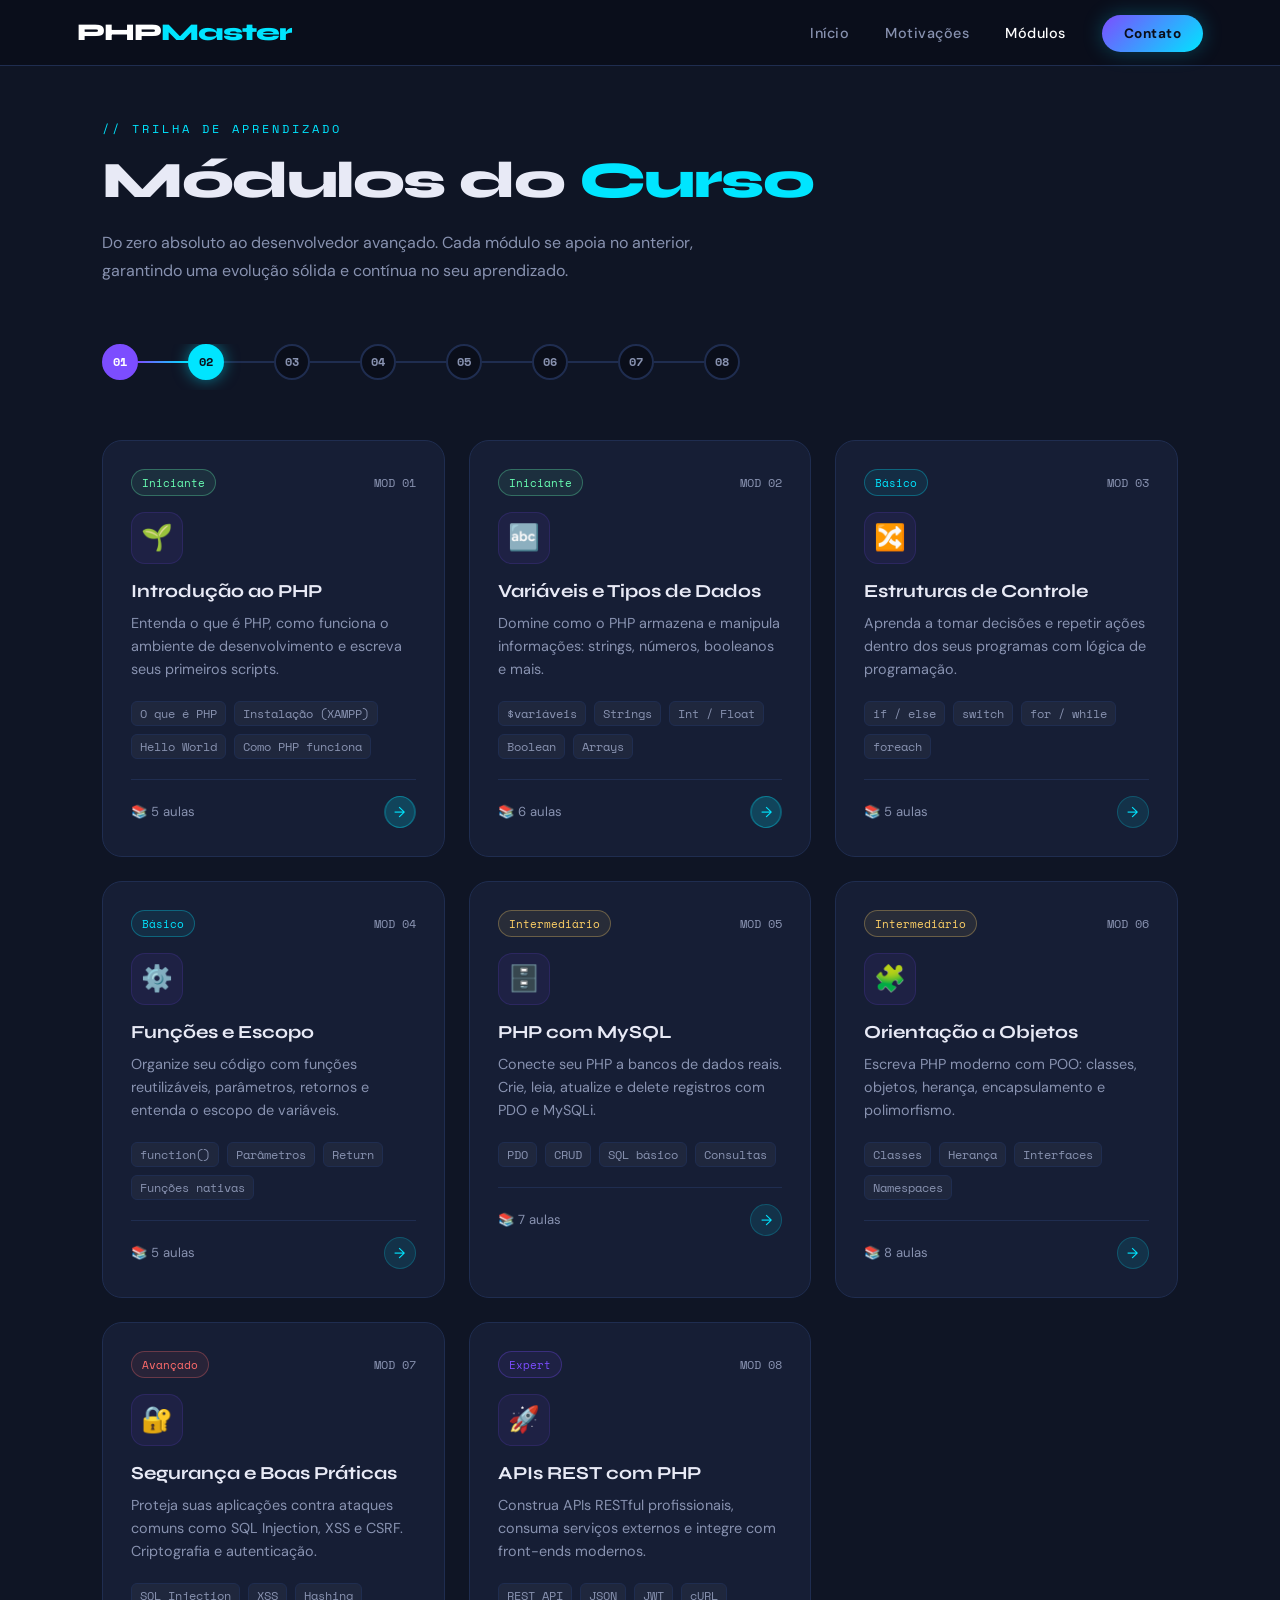
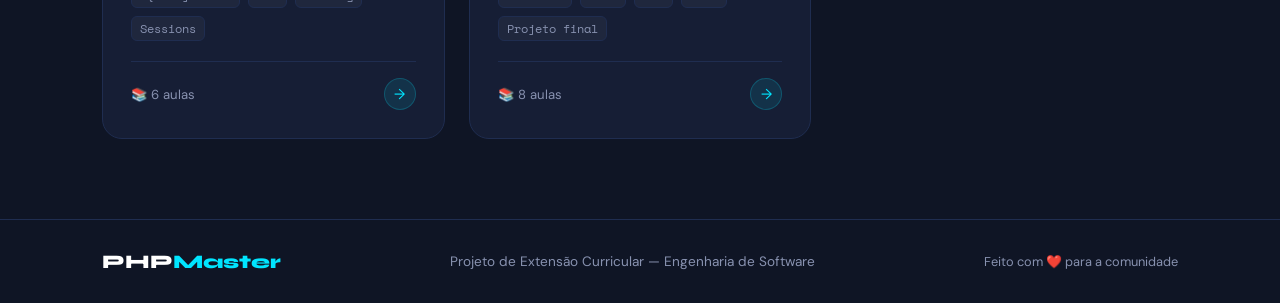
<file: modulos.html>
<!doctype html>
<html lang="pt-BR">
  <head>
    <meta charset="UTF-8" />
    <meta name="viewport" content="width=device-width, initial-scale=1.0" />
    <title>PHPMaster — Módulos</title>
    <link rel="stylesheet" href="style.css" />
    <style>
      #modulos {
        background: var(--bg2);
      }

      .modulos-intro {
        max-width: 600px;
        margin-bottom: 60px;
      }
      .modulos-intro p {
        color: var(--muted);
        line-height: 1.7;
      }

      .progress-track {
        display: flex;
        align-items: center;
        margin-bottom: 50px;
        overflow-x: auto;
        padding-bottom: 10px;
      }
      .track-step {
        display: flex;
        align-items: center;
        flex-shrink: 0;
      }
      .track-dot {
        width: 36px;
        height: 36px;
        border-radius: 50%;
        display: flex;
        align-items: center;
        justify-content: center;
        font-family: "Space Mono", monospace;
        font-size: 0.75rem;
        font-weight: 700;
        border: 2px solid var(--border);
        color: var(--muted);
        background: var(--bg);
        position: relative;
        z-index: 1;
      }
      .track-dot.done {
        background: var(--php);
        border-color: var(--php);
        color: white;
      }
      .track-dot.active {
        background: var(--accent);
        border-color: var(--accent);
        color: var(--bg);
        box-shadow: 0 0 15px rgba(0, 229, 255, 0.5);
      }
      .track-line {
        width: 50px;
        height: 2px;
        background: var(--border);
        flex-shrink: 0;
      }
      .track-line.done {
        background: linear-gradient(90deg, var(--php), var(--accent));
      }

      .modulos-grid {
        display: grid;
        grid-template-columns: repeat(auto-fill, minmax(340px, 1fr));
        gap: 24px;
      }

      .modulo-card {
        background: var(--card);
        border: 1px solid var(--border);
        border-radius: 20px;
        padding: 28px;
        transition: all 0.35s ease;
        cursor: pointer;
        position: relative;
        overflow: hidden;
      }
      .modulo-card::before {
        content: "";
        position: absolute;
        top: 0;
        left: 0;
        right: 0;
        height: 3px;
        background: linear-gradient(90deg, var(--php), var(--accent));
        opacity: 0;
        transition: opacity 0.3s;
      }
      .modulo-card:hover {
        transform: translateY(-6px);
        border-color: rgba(124, 77, 255, 0.4);
      }
      .modulo-card:hover::before {
        opacity: 1;
      }

      .modulo-header {
        display: flex;
        align-items: center;
        justify-content: space-between;
        margin-bottom: 16px;
      }

      .modulo-level {
        font-family: "Space Mono", monospace;
        font-size: 0.7rem;
        padding: 4px 10px;
        border-radius: 50px;
        border: 1px solid;
      }
      .level-init {
        color: var(--green);
        border-color: rgba(105, 255, 180, 0.3);
        background: rgba(105, 255, 180, 0.08);
      }
      .level-basic {
        color: var(--accent);
        border-color: rgba(0, 229, 255, 0.3);
        background: rgba(0, 229, 255, 0.08);
      }
      .level-inter {
        color: var(--yellow);
        border-color: rgba(255, 209, 102, 0.3);
        background: rgba(255, 209, 102, 0.08);
      }
      .level-adv {
        color: var(--php3);
        border-color: rgba(255, 107, 107, 0.3);
        background: rgba(255, 107, 107, 0.08);
      }
      .level-pro {
        color: var(--php);
        border-color: rgba(124, 77, 255, 0.3);
        background: rgba(124, 77, 255, 0.08);
      }

      .modulo-num {
        font-family: "Space Mono", monospace;
        font-size: 0.75rem;
        color: var(--muted);
      }

      .modulo-icon-wrap {
        width: 52px;
        height: 52px;
        border-radius: 14px;
        display: flex;
        align-items: center;
        justify-content: center;
        font-size: 1.6rem;
        margin-bottom: 16px;
        background: rgba(124, 77, 255, 0.08);
        border: 1px solid rgba(124, 77, 255, 0.15);
      }
      .modulo-title {
        font-family: "Syne", sans-serif;
        font-size: 1.15rem;
        font-weight: 700;
        margin-bottom: 10px;
      }
      .modulo-desc {
        color: var(--muted);
        font-size: 0.9rem;
        line-height: 1.6;
        margin-bottom: 20px;
      }

      .modulo-topics {
        display: flex;
        flex-wrap: wrap;
        gap: 8px;
        margin-bottom: 20px;
      }
      .topic-tag {
        font-size: 0.72rem;
        font-family: "Space Mono", monospace;
        background: rgba(255, 255, 255, 0.04);
        border: 1px solid var(--border);
        border-radius: 6px;
        padding: 3px 8px;
        color: var(--muted);
      }

      .modulo-footer {
        display: flex;
        align-items: center;
        justify-content: space-between;
        padding-top: 16px;
        border-top: 1px solid var(--border);
        font-size: 0.82rem;
        color: var(--muted);
      }
      .modulo-footer span {
        display: flex;
        align-items: center;
        gap: 6px;
      }

      .arrow-btn {
        width: 32px;
        height: 32px;
        border-radius: 50%;
        background: rgba(0, 229, 255, 0.1);
        border: 1px solid rgba(0, 229, 255, 0.2);
        color: var(--accent);
        display: flex;
        align-items: center;
        justify-content: center;
        font-size: 0.9rem;
        cursor: pointer;
        transition: all 0.2s;
        text-decoration: none;
      }

      .modulo-card:hover .arrow-btn {
        background: var(--accent);
        color: var(--bg);
        text-decoration: none;
      }

      @media (max-width: 900px) {
        .modulos-grid {
          grid-template-columns: 1fr;
        }
      }
    </style>
  </head>
  <body>
    <div class="glow-blob glow-1"></div>
    <div class="glow-blob glow-2"></div>
    <canvas class="particle-canvas" id="particles"></canvas>

    <nav>
      <a class="logo" href="index.html">PHP<span>Master</span></a>
      <ul class="nav-links">
        <li><a href="index.html">Início</a></li>
        <li><a href="motivacoes.html">Motivações</a></li>
        <li><a href="modulos.html" class="active">Módulos</a></li>
        <li><a href="contato.html" class="nav-cta">Contato</a></li>
      </ul>
    </nav>

    <section id="modulos">
      <p class="section-label">// trilha de aprendizado</p>
      <h2 class="section-title">Módulos do <em>Curso</em></h2>
      <div class="modulos-intro">
        <p>
          Do zero absoluto ao desenvolvedor avançado. Cada módulo se apoia no
          anterior, garantindo uma evolução sólida e contínua no seu
          aprendizado.
        </p>
      </div>

      <div class="progress-track">
        <div class="track-step"><div class="track-dot done">01</div></div>
        <div class="track-line done"></div>
        <div class="track-step"><div class="track-dot active">02</div></div>
        <div class="track-line"></div>
        <div class="track-step"><div class="track-dot">03</div></div>
        <div class="track-line"></div>
        <div class="track-step"><div class="track-dot">04</div></div>
        <div class="track-line"></div>
        <div class="track-step"><div class="track-dot">05</div></div>
        <div class="track-line"></div>
        <div class="track-step"><div class="track-dot">06</div></div>
        <div class="track-line"></div>
        <div class="track-step"><div class="track-dot">07</div></div>
        <div class="track-line"></div>
        <div class="track-step"><div class="track-dot">08</div></div>
      </div>

      <div class="modulos-grid">
        <div class="modulo-card">
          <div class="modulo-header">
            <span class="modulo-level level-init">Iniciante</span>
            <span class="modulo-num">MOD 01</span>
          </div>
          <div class="modulo-icon-wrap">🌱</div>
          <div class="modulo-title">Introdução ao PHP</div>
          <div class="modulo-desc">
            Entenda o que é PHP, como funciona o ambiente de desenvolvimento e
            escreva seus primeiros scripts.
          </div>
          <div class="modulo-topics">
            <span class="topic-tag">O que é PHP</span>
            <span class="topic-tag">Instalação (XAMPP)</span>
            <span class="topic-tag">Hello World</span>
            <span class="topic-tag">Como PHP funciona</span>
          </div>
          <div class="modulo-footer">
            <span>📚 5 aulas</span>
            <div class="arrow-btn">
              <a class="arrow-btn" href="modulo-1.html">→</a>
            </div>
          </div>
        </div>

        <div class="modulo-card">
          <div class="modulo-header">
            <span class="modulo-level level-init">Iniciante</span>
            <span class="modulo-num">MOD 02</span>
          </div>
          <div class="modulo-icon-wrap">🔤</div>
          <div class="modulo-title">Variáveis e Tipos de Dados</div>
          <div class="modulo-desc">
            Domine como o PHP armazena e manipula informações: strings, números,
            booleanos e mais.
          </div>
          <div class="modulo-topics">
            <span class="topic-tag">$variáveis</span>
            <span class="topic-tag">Strings</span>
            <span class="topic-tag">Int / Float</span>
            <span class="topic-tag">Boolean</span>
            <span class="topic-tag">Arrays</span>
          </div>
          <div class="modulo-footer">
            <span>📚 6 aulas</span>
            <div class="arrow-btn">
              <a class="arrow-btn" href="modulo-2.html">→</a>
            </div>
          </div>
        </div>

        <div class="modulo-card">
          <div class="modulo-header">
            <span class="modulo-level level-basic">Básico</span>
            <span class="modulo-num">MOD 03</span>
          </div>
          <div class="modulo-icon-wrap">🔀</div>
          <div class="modulo-title">Estruturas de Controle</div>
          <div class="modulo-desc">
            Aprenda a tomar decisões e repetir ações dentro dos seus programas
            com lógica de programação.
          </div>
          <div class="modulo-topics">
            <span class="topic-tag">if / else</span>
            <span class="topic-tag">switch</span>
            <span class="topic-tag">for / while</span>
            <span class="topic-tag">foreach</span>
          </div>
          <div class="modulo-footer">
            <span>📚 5 aulas</span>
            <a class="arrow-btn" href="modulo-3.html">→</a>
          </div>
        </div>

        <div class="modulo-card">
          <div class="modulo-header">
            <span class="modulo-level level-basic">Básico</span>
            <span class="modulo-num">MOD 04</span>
          </div>
          <div class="modulo-icon-wrap">⚙️</div>
          <div class="modulo-title">Funções e Escopo</div>
          <div class="modulo-desc">
            Organize seu código com funções reutilizáveis, parâmetros, retornos
            e entenda o escopo de variáveis.
          </div>
          <div class="modulo-topics">
            <span class="topic-tag">function()</span>
            <span class="topic-tag">Parâmetros</span>
            <span class="topic-tag">Return</span>
            <span class="topic-tag">Funções nativas</span>
          </div>
          <div class="modulo-footer">
            <span>📚 5 aulas</span>
            <a class="arrow-btn" href="modulo-04.html">→</a>
          </div>
        </div>

        <div class="modulo-card">
          <div class="modulo-header">
            <span class="modulo-level level-inter">Intermediário</span>
            <span class="modulo-num">MOD 05</span>
          </div>
          <div class="modulo-icon-wrap">🗄️</div>
          <div class="modulo-title">PHP com MySQL</div>
          <div class="modulo-desc">
            Conecte seu PHP a bancos de dados reais. Crie, leia, atualize e
            delete registros com PDO e MySQLi.
          </div>
          <div class="modulo-topics">
            <span class="topic-tag">PDO</span>
            <span class="topic-tag">CRUD</span>
            <span class="topic-tag">SQL básico</span>
            <span class="topic-tag">Consultas</span>
          </div>
          <div class="modulo-footer">
            <span>📚 7 aulas</span>
            <a class="arrow-btn" href="modulo-5.html">→</a>
          </div>
        </div>

        <div class="modulo-card">
          <div class="modulo-header">
            <span class="modulo-level level-inter">Intermediário</span>
            <span class="modulo-num">MOD 06</span>
          </div>
          <div class="modulo-icon-wrap">🧩</div>
          <div class="modulo-title">Orientação a Objetos</div>
          <div class="modulo-desc">
            Escreva PHP moderno com POO: classes, objetos, herança,
            encapsulamento e polimorfismo.
          </div>
          <div class="modulo-topics">
            <span class="topic-tag">Classes</span>
            <span class="topic-tag">Herança</span>
            <span class="topic-tag">Interfaces</span>
            <span class="topic-tag">Namespaces</span>
          </div>
          <div class="modulo-footer">
            <span>📚 8 aulas</span>
            <div class="arrow-btn">→</div>
          </div>
        </div>

        <div class="modulo-card">
          <div class="modulo-header">
            <span class="modulo-level level-adv">Avançado</span>
            <span class="modulo-num">MOD 07</span>
          </div>
          <div class="modulo-icon-wrap">🔐</div>
          <div class="modulo-title">Segurança e Boas Práticas</div>
          <div class="modulo-desc">
            Proteja suas aplicações contra ataques comuns como SQL Injection,
            XSS e CSRF. Criptografia e autenticação.
          </div>
          <div class="modulo-topics">
            <span class="topic-tag">SQL Injection</span>
            <span class="topic-tag">XSS</span>
            <span class="topic-tag">Hashing</span>
            <span class="topic-tag">Sessions</span>
          </div>
          <div class="modulo-footer">
            <span>📚 6 aulas</span>
            <div class="arrow-btn">→</div>
          </div>
        </div>

        <div class="modulo-card">
          <div class="modulo-header">
            <span class="modulo-level level-pro">Expert</span>
            <span class="modulo-num">MOD 08</span>
          </div>
          <div class="modulo-icon-wrap">🚀</div>
          <div class="modulo-title">APIs REST com PHP</div>
          <div class="modulo-desc">
            Construa APIs RESTful profissionais, consuma serviços externos e
            integre com front-ends modernos.
          </div>
          <div class="modulo-topics">
            <span class="topic-tag">REST API</span>
            <span class="topic-tag">JSON</span>
            <span class="topic-tag">JWT</span>
            <span class="topic-tag">cURL</span>
            <span class="topic-tag">Projeto final</span>
          </div>
          <div class="modulo-footer">
            <span>📚 8 aulas</span>
            <div class="arrow-btn">→</div>
          </div>
        </div>
      </div>
    </section>

    <footer>
      <div class="footer-logo">PHP<span>Master</span></div>
      <p>Projeto de Extensão Curricular — Engenharia de Software</p>
      <p style="color: var(--muted); font-size: 0.8rem">
        Feito com ❤️ para a comunidade
      </p>
    </footer>

    <script src="particles.js"></script>
    <script>
      document.querySelectorAll(".modulo-card").forEach((card) => {
        card.addEventListener("mousemove", (e) => {
          const rect = card.getBoundingClientRect();
          const x = ((e.clientX - rect.left) / rect.width - 0.5) * 10;
          const y = ((e.clientY - rect.top) / rect.height - 0.5) * -10;
          card.style.transform = `translateY(-6px) perspective(600px) rotateY(${x}deg) rotateX(${y}deg)`;
        });
        card.addEventListener("mouseleave", () => {
          card.style.transform = "";
        });
      });
    </script>
  </body>
</html>
</file>
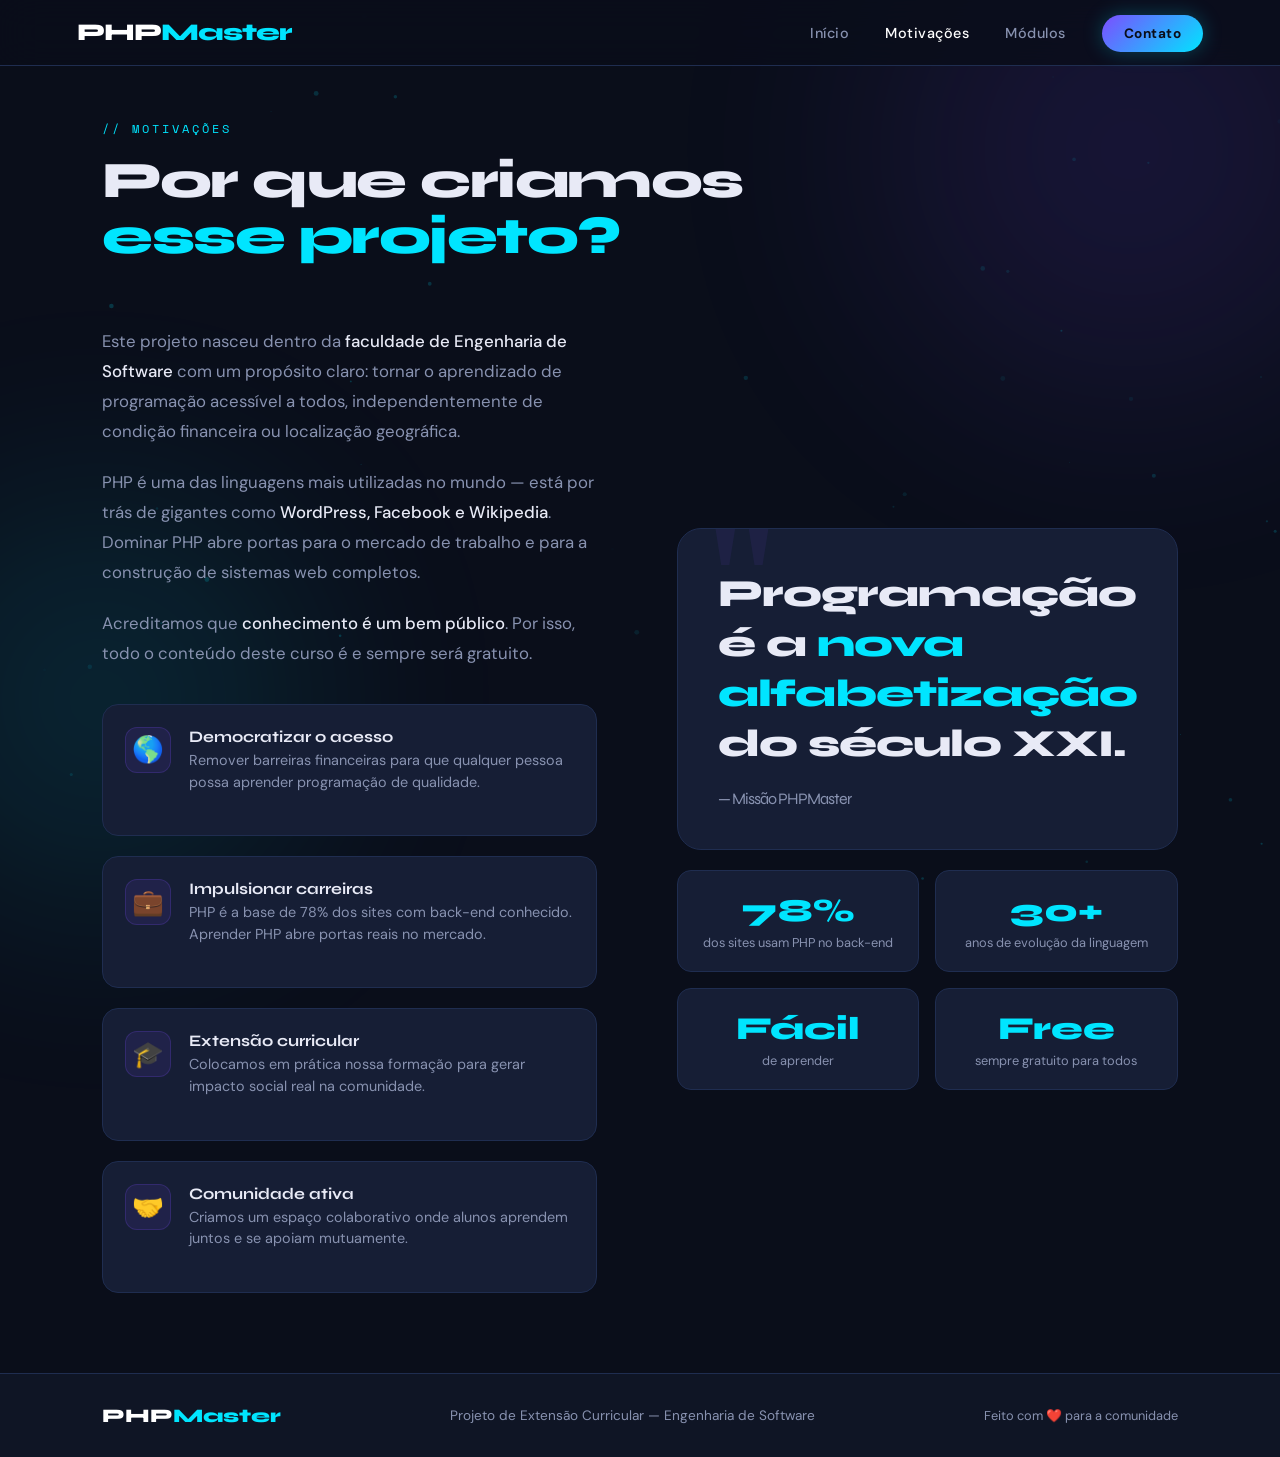
<file: motivacoes.html>
<!DOCTYPE html>
<html lang="pt-BR">
<head>
<meta charset="UTF-8">
<meta name="viewport" content="width=device-width, initial-scale=1.0">
<title>PHPMaster — Motivações</title>
<link rel="stylesheet" href="style.css">
<style>
  .sobre-grid {
    display: grid;
    grid-template-columns: 1fr 1fr;
    gap: 80px;
    align-items: center;
    margin-top: 60px;
  }

  .sobre-text p {
    color: var(--muted);
    line-height: 1.8;
    font-size: 1.05rem;
    margin-bottom: 20px;
  }
  .sobre-text p strong { color: var(--text); font-weight: 500; }

  .motivos-list { display: flex; flex-direction: column; gap: 20px; margin-top: 36px; }

  .motivo-card {
    display: flex; gap: 18px; align-items: flex-start;
    background: var(--card);
    border: 1px solid var(--border);
    border-radius: var(--radius);
    padding: 22px;
    transition: all .3s;
    cursor: default;
  }
  .motivo-card:hover {
    border-color: var(--php);
    transform: translateX(6px);
    box-shadow: -4px 0 20px rgba(124,77,255,0.15);
  }
  .motivo-icon {
    font-size: 1.6rem; min-width: 46px; height: 46px;
    display: flex; align-items: center; justify-content: center;
    background: rgba(124,77,255,.1);
    border-radius: 12px;
    border: 1px solid rgba(124,77,255,.2);
  }
  .motivo-info h4 {
    font-family: 'Syne', sans-serif;
    font-weight: 700; font-size: 1rem; margin-bottom: 4px;
  }
  .motivo-info p { color: var(--muted); font-size: .9rem; line-height: 1.5; }

  .sobre-visual { position: relative; }

  .big-quote {
    font-family: 'Syne', sans-serif;
    font-size: clamp(1.6rem, 3vw, 2.4rem);
    font-weight: 800;
    line-height: 1.3;
    color: var(--text);
    letter-spacing: -1px;
    padding: 40px;
    background: var(--card);
    border: 1px solid var(--border);
    border-radius: 24px;
    position: relative;
    overflow: hidden;
  }
  .big-quote::before {
    content: '"';
    font-size: 10rem;
    color: rgba(124,77,255,0.08);
    position: absolute;
    top: -30px; left: 20px;
    font-family: Georgia, serif;
    line-height: 1;
  }
  .big-quote em { color: var(--accent); font-style: normal; }
  .big-quote span { display: block; margin-top: 20px; font-size: 1rem; color: var(--muted); font-weight: 400; }

  .php-facts { display: grid; grid-template-columns: 1fr 1fr; gap: 16px; margin-top: 20px; }
  .fact-box {
    background: var(--card);
    border: 1px solid var(--border);
    border-radius: 14px;
    padding: 20px;
    text-align: center;
    transition: all .3s;
  }
  .fact-box:hover { border-color: var(--accent); }
  .fact-num {
    font-family: 'Syne', sans-serif;
    font-size: 2rem; font-weight: 800; color: var(--accent);
  }
  .fact-desc { font-size: .8rem; color: var(--muted); margin-top: 4px; }

  @media (max-width: 900px) {
    .sobre-grid { grid-template-columns: 1fr; gap: 40px; }
    .php-facts { grid-template-columns: 1fr 1fr; }
  }
</style>
</head>
<body>

<div class="glow-blob glow-1"></div>
<div class="glow-blob glow-2"></div>
<canvas class="particle-canvas" id="particles"></canvas>

<nav>
  <a class="logo" href="index.html">PHP<span>Master</span></a>
  <ul class="nav-links">
    <li><a href="index.html">Início</a></li>
    <li><a href="motivacoes.html" class="active">Motivações</a></li>
    <li><a href="modulos.html">Módulos</a></li>
    <li><a href="contato.html" class="nav-cta">Contato</a></li>
  </ul>
</nav>

<section id="sobre">
  <p class="section-label">// motivações</p>
  <h2 class="section-title">Por que criamos<br><em>esse projeto?</em></h2>

  <div class="sobre-grid">
    <div class="sobre-text">
      <p>
        Este projeto nasceu dentro da <strong>faculdade de Engenharia de Software</strong> com um propósito claro: tornar o aprendizado de programação acessível a todos, independentemente de condição financeira ou localização geográfica.
      </p>
      <p>
        PHP é uma das linguagens mais utilizadas no mundo — está por trás de gigantes como <strong>WordPress, Facebook e Wikipedia</strong>. Dominar PHP abre portas para o mercado de trabalho e para a construção de sistemas web completos.
      </p>
      <p>
        Acreditamos que <strong>conhecimento é um bem público</strong>. Por isso, todo o conteúdo deste curso é e sempre será gratuito.
      </p>

      <div class="motivos-list">
        <div class="motivo-card">
          <div class="motivo-icon">🌎</div>
          <div class="motivo-info">
            <h4>Democratizar o acesso</h4>
            <p>Remover barreiras financeiras para que qualquer pessoa possa aprender programação de qualidade.</p>
          </div>
        </div>
        <div class="motivo-card">
          <div class="motivo-icon">💼</div>
          <div class="motivo-info">
            <h4>Impulsionar carreiras</h4>
            <p>PHP é a base de 78% dos sites com back-end conhecido. Aprender PHP abre portas reais no mercado.</p>
          </div>
        </div>
        <div class="motivo-card">
          <div class="motivo-icon">🎓</div>
          <div class="motivo-info">
            <h4>Extensão curricular</h4>
            <p>Colocamos em prática nossa formação para gerar impacto social real na comunidade.</p>
          </div>
        </div>
        <div class="motivo-card">
          <div class="motivo-icon">🤝</div>
          <div class="motivo-info">
            <h4>Comunidade ativa</h4>
            <p>Criamos um espaço colaborativo onde alunos aprendem juntos e se apoiam mutuamente.</p>
          </div>
        </div>
      </div>
    </div>

    <div class="sobre-visual">
      <div class="big-quote">
        Programação é a <em>nova alfabetização</em> do século XXI.
        <span>— Missão PHPMaster</span>
      </div>
      <div class="php-facts">
        <div class="fact-box">
          <div class="fact-num">78%</div>
          <div class="fact-desc">dos sites usam PHP no back-end</div>
        </div>
        <div class="fact-box">
          <div class="fact-num">30+</div>
          <div class="fact-desc">anos de evolução da linguagem</div>
        </div>
        <div class="fact-box">
          <div class="fact-num">Fácil</div>
          <div class="fact-desc">de aprender</div>
        </div>
        <div class="fact-box">
          <div class="fact-num">Free</div>
          <div class="fact-desc">sempre gratuito para todos</div>
        </div>
      </div>
    </div>
  </div>
</section>

<footer>
  <div class="footer-logo">PHP<span>Master</span></div>
  <p>Projeto de Extensão Curricular — Engenharia de Software</p>
  <p style="color:var(--muted);font-size:.8rem">Feito com ❤️ para a comunidade</p>
</footer>

<script src="particles.js"></script>
</body>
</html>
</file>
<file: style.css>
/* ═══════════════════════════════════════
   PHPMaster — Estilos Compartilhados
   ═══════════════════════════════════════ */

@import url('https://fonts.googleapis.com/css2?family=Space+Mono:wght@400;700&family=Syne:wght@400;600;700;800&family=DM+Sans:ital,wght@0,300;0,400;0,500;1,300&display=swap');

:root {
  --bg: #0a0e1a;
  --bg2: #0f1525;
  --bg3: #141c30;
  --card: #161e35;
  --border: #1f2d50;
  --php: #7c4dff;
  --php2: #00e5ff;
  --php3: #ff6b6b;
  --accent: #00e5ff;
  --text: #e8eaf6;
  --muted: #8892b0;
  --white: #ffffff;
  --green: #69ffb4;
  --yellow: #ffd166;
  --radius: 16px;
}

* { margin: 0; padding: 0; box-sizing: border-box; }
html { scroll-behavior: smooth; }

body {
  font-family: 'DM Sans', sans-serif;
  background: var(--bg);
  color: var(--text);
  overflow-x: hidden;
}

/* ─── GLOW BLOBS ─── */
.glow-blob {
  position: fixed;
  border-radius: 50%;
  filter: blur(120px);
  pointer-events: none;
  z-index: 0;
  opacity: 0.12;
}
.glow-1 { width: 500px; height: 500px; background: var(--php); top: -100px; right: -100px; }
.glow-2 { width: 400px; height: 400px; background: var(--accent); bottom: 0; left: -100px; }

/* ─── PARTICLES ─── */
.particle-canvas {
  position: fixed; top: 0; left: 0;
  width: 100%; height: 100%;
  pointer-events: none;
  z-index: 0;
  opacity: 0.4;
}

/* ─── NAV ─── */
nav {
  position: fixed; top: 0; left: 0; right: 0; z-index: 100;
  display: flex; align-items: center; justify-content: space-between;
  padding: 18px 6%;
  background: rgba(10,14,26,0.85);
  backdrop-filter: blur(20px);
  border-bottom: 1px solid var(--border);
}

.logo {
  font-family: 'Syne', sans-serif;
  font-weight: 800;
  font-size: 1.5rem;
  color: var(--white);
  letter-spacing: -1px;
  text-decoration: none;
}
.logo span { color: var(--accent); }

.nav-links { display: flex; gap: 36px; list-style: none; align-items: center; }
.nav-links a {
  color: var(--muted);
  text-decoration: none;
  font-size: .9rem;
  font-weight: 500;
  letter-spacing: .5px;
  transition: color .2s;
}
.nav-links a:hover { color: var(--accent); }
.nav-links a.active { color: var(--white); }

.nav-cta {
  background: linear-gradient(135deg, var(--php), var(--accent));
  color: var(--bg) !important;
  padding: 10px 22px;
  border-radius: 50px;
  font-weight: 700 !important;
  font-size: .85rem !important;
  transition: all .3s ease !important;
  box-shadow: 0 0 20px rgba(0,229,255,0.25);
}
.nav-cta:hover {
  transform: scale(1.05);
  box-shadow: 0 0 30px rgba(0,229,255,0.45) !important;
  color: var(--bg) !important;
}

/* ─── PAGE WRAPPER ─── */
.page-wrapper {
  position: relative;
  z-index: 1;
}

/* ─── SECTION ─── */
section {
  min-height: 100vh;
  padding: 120px 8% 80px;
  position: relative;
  z-index: 1;
  animation: fadeIn .5s ease;
}
@keyframes fadeIn { from { opacity: 0; transform: translateY(20px); } to { opacity: 1; transform: translateY(0); } }

/* ─── TYPOGRAPHY ─── */
.section-label {
  font-family: 'Space Mono', monospace;
  font-size: .75rem;
  color: var(--accent);
  letter-spacing: 3px;
  text-transform: uppercase;
  margin-bottom: 16px;
}
.section-title {
  font-family: 'Syne', sans-serif;
  font-weight: 800;
  font-size: clamp(2rem, 4vw, 3.2rem);
  line-height: 1.1;
  letter-spacing: -1.5px;
  margin-bottom: 20px;
}
.section-title em { font-style: normal; color: var(--accent); }

/* ─── BUTTONS ─── */
.btn-primary {
  background: linear-gradient(135deg, var(--php), var(--accent));
  color: var(--bg);
  border: none;
  padding: 16px 34px;
  border-radius: 50px;
  font-family: 'Syne', sans-serif;
  font-weight: 700;
  font-size: 1rem;
  cursor: pointer;
  transition: all .3s;
  box-shadow: 0 0 30px rgba(124,77,255,0.3);
  text-decoration: none;
  display: inline-block;
}
.btn-primary:hover { transform: translateY(-3px); box-shadow: 0 10px 40px rgba(0,229,255,0.4); }

.btn-outline {
  background: transparent;
  color: var(--text);
  border: 1.5px solid var(--border);
  padding: 16px 34px;
  border-radius: 50px;
  font-family: 'Syne', sans-serif;
  font-weight: 600;
  font-size: 1rem;
  cursor: pointer;
  transition: all .3s;
  text-decoration: none;
  display: inline-block;
}
.btn-outline:hover { border-color: var(--accent); color: var(--accent); }

/* ─── FOOTER ─── */
footer {
  background: var(--bg2);
  border-top: 1px solid var(--border);
  padding: 30px 8%;
  display: flex; align-items: center; justify-content: space-between;
  flex-wrap: wrap; gap: 16px;
  position: relative; z-index: 1;
}
footer p { color: var(--muted); font-size: .85rem; }
.footer-logo {
  font-family: 'Syne', sans-serif;
  font-weight: 800; font-size: 1.2rem; color: var(--white);
}
.footer-logo span { color: var(--accent); }

/* ─── TOAST ─── */
.toast {
  position: fixed; bottom: 32px; right: 32px;
  background: var(--card);
  border: 1px solid var(--green);
  color: var(--green);
  border-radius: 14px;
  padding: 16px 22px;
  font-size: .9rem;
  font-weight: 500;
  z-index: 9999;
  display: none;
  animation: slideIn .3s ease;
  box-shadow: 0 10px 30px rgba(0,0,0,0.4);
}
@keyframes slideIn { from{transform:translateX(100px);opacity:0} to{transform:translateX(0);opacity:1} }

/* ─── RESPONSIVE ─── */
@media (max-width: 900px) {
  section { padding: 100px 5% 60px; }
  nav { padding: 14px 5%; }
  .nav-links { gap: 18px; }
}
@media (max-width: 600px) {
  .nav-links li:not(:last-child) { display: none; }
}
</file>
